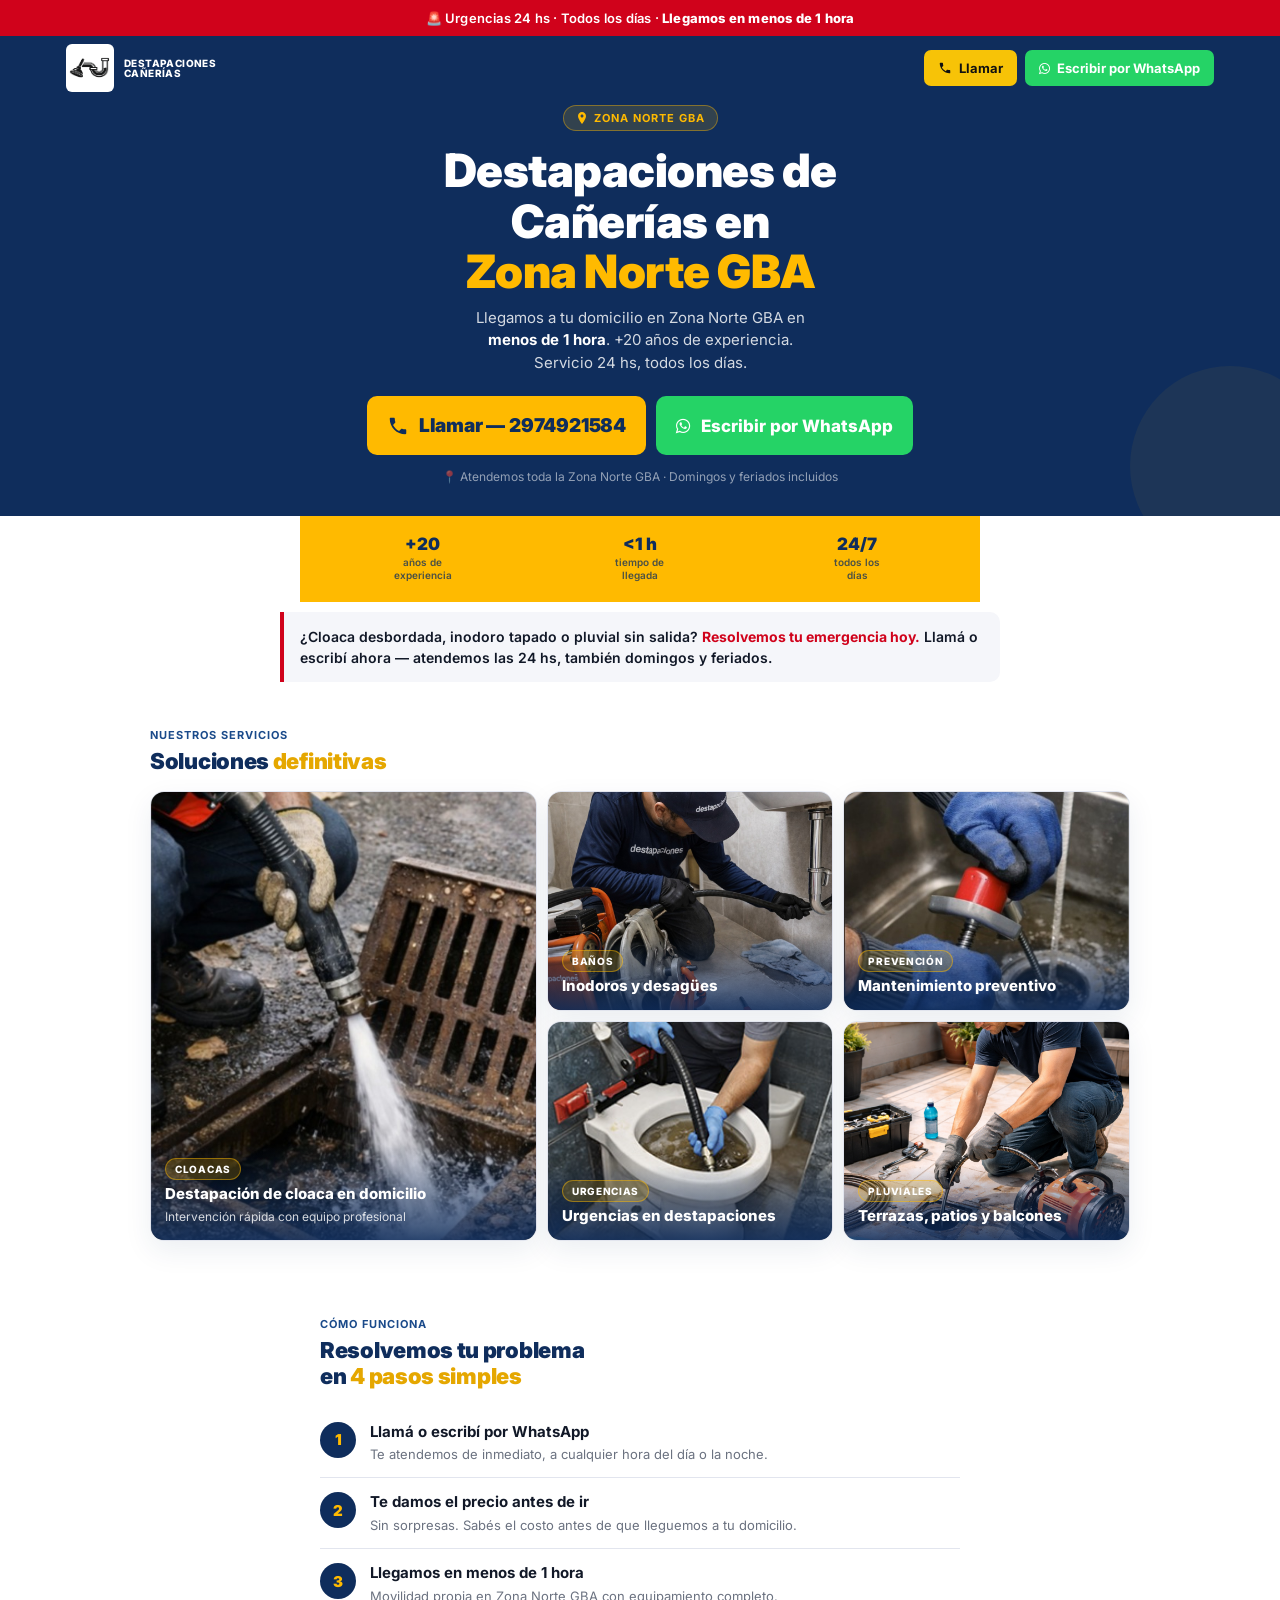
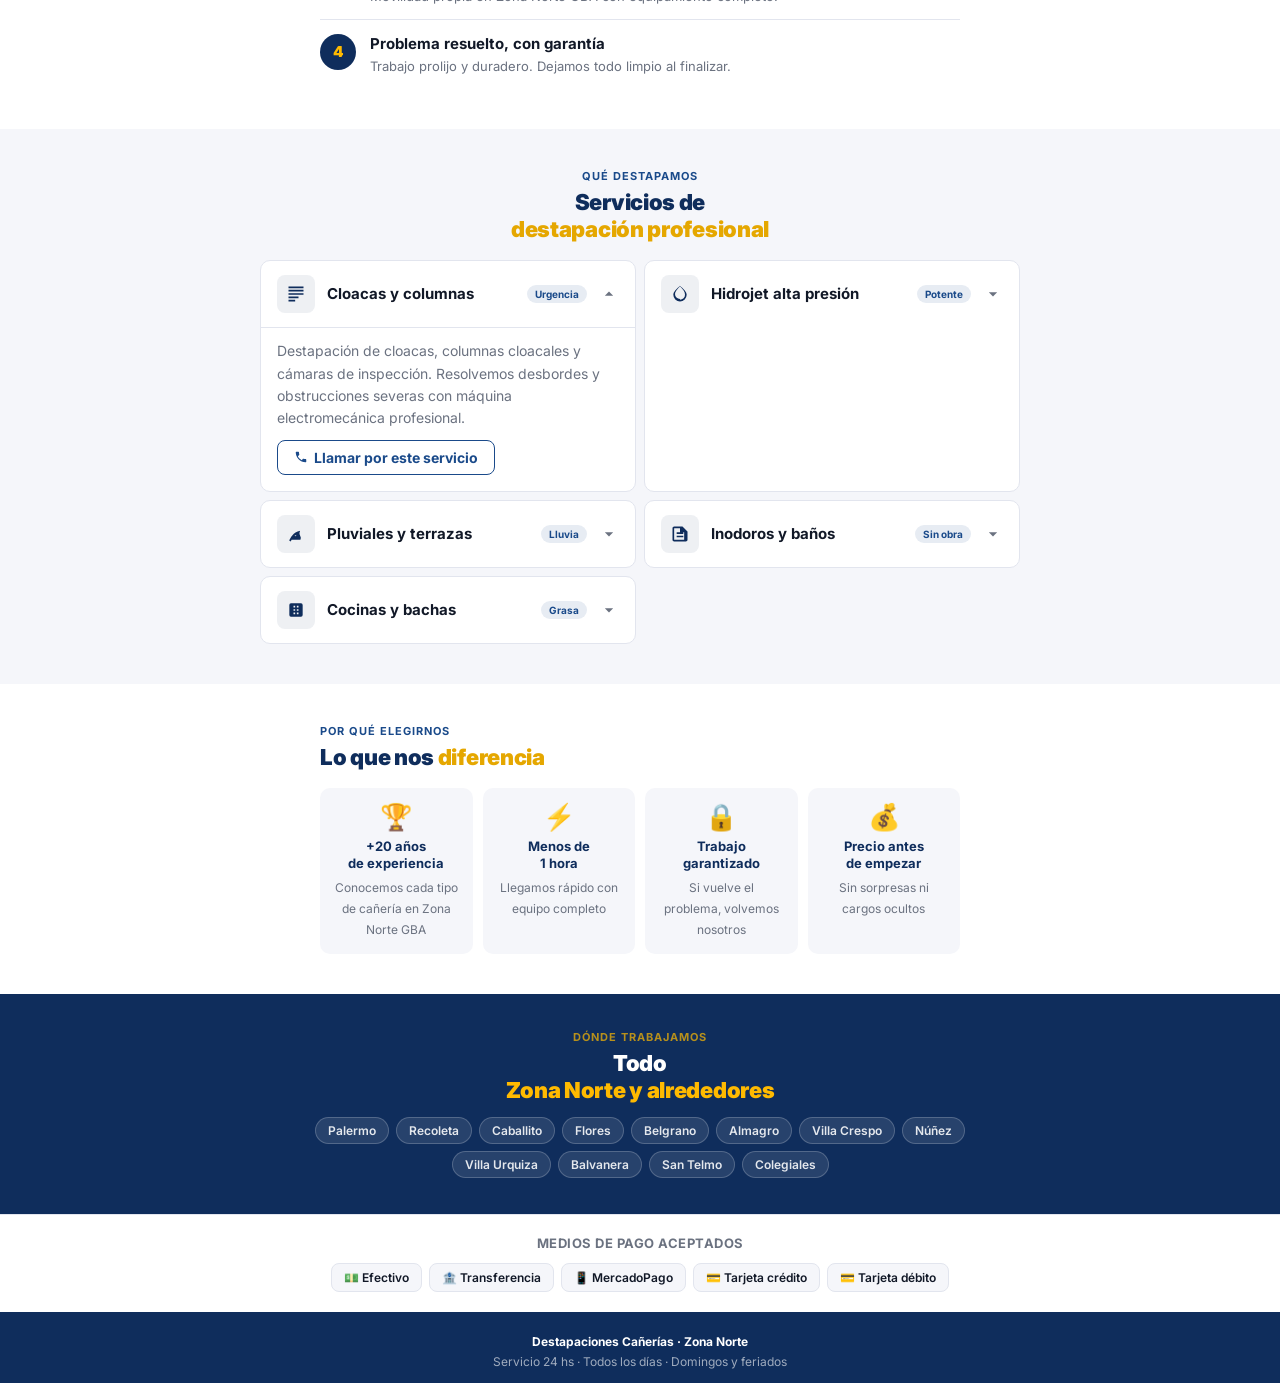
<file: index.html>
<!DOCTYPE html>
<html lang="es">
<head>

  <!-- Google Tag Manager -->
<script>(function(w,d,s,l,i){w[l]=w[l]||[];w[l].push({'gtm.start':
new Date().getTime(),event:'gtm.js'});var f=d.getElementsByTagName(s)[0],
j=d.createElement(s),dl=l!='dataLayer'?'&l='+l:'';j.async=true;j.src=
'https://www.googletagmanager.com/gtm.js?id='+i+dl;f.parentNode.insertBefore(j,f);
})(window,document,'script','dataLayer','GTM-MP8WF4T');</script>
<!-- End Google Tag Manager -->


<meta charset="UTF-8">
<meta name="viewport" content="width=device-width, initial-scale=1.0">

<title>Destapaciones Cañerías Zona Norte GBA | 24 hs | Llegamos en 1 hora</title>

<link rel="icon" type="image/png" href="img/logo2.png">
<link rel="shortcut icon" href="img/logo2.png" type="image/png">
<link rel="apple-touch-icon" href="img/logo2.png">


<meta name="description" content="Destapaciones de cañerías en Zona Norte GBA. 24 hs todos los días. Llegamos en menos de 1 hora. Cloacas, pluviales, inodoros, cocinas. Llamá ahora.">
<link rel="preconnect" href="https://fonts.googleapis.com">
<link href="https://fonts.googleapis.com/css2?family=Inter:wght@400;500;600;700;800;900&display=swap" rel="stylesheet">
  <link rel="stylesheet" href="style.css">

  <link rel="stylesheet" href="https://cdnjs.cloudflare.com/ajax/libs/font-awesome/4.7.0/css/font-awesome.min.css">
<style>
/* =============================================
   RESET + BASE — mobile first, 390px canvas
   ============================================= */
*, *::before, *::after { box-sizing: border-box; margin: 0; padding: 0; }

:root {
  --azul:        #0F2D5C;
  --azul-med:    #1A4A8A;
  --amarillo:    #FFBA00;
  --amarillo-dk: #E5A700;
  --verde-wa:    #25D366;
  --rojo:        #D0021B;
  --gris-bg:     #F5F6FA;
  --gris-borde:  #E2E5EE;
  --texto:       #111827;
  --texto-sec:   #6B7280;
  --blanco:      #FFFFFF;
  --radio:       10px;
}

html { scroll-behavior: smooth; }

body {
  font-family: 'Inter', sans-serif;
  font-size: 16px;
  color: var(--texto);
  background: var(--blanco);
  /* espacio para barra flotante */
  padding-bottom: 80px;
}

a { text-decoration: none; }
img { display: block; width: 100%; }

/* =============================================
   BARRA TOP URGENCIA
   ============================================= */
.top-bar {
  background: var(--rojo);
  color: #fff;
  text-align: center;
  padding: 9px 16px;
  font-size: 13px;
  font-weight: 600;
  letter-spacing: 0.2px;
  line-height: 1.4;
}
.top-bar strong { font-weight: 800; }

/* =============================================
   HEADER — logo + tel compacto
   ============================================= */
.header {
  background: var(--azul);
  padding: 12px 16px;
  display: flex;
  align-items: center;
  justify-content: space-between;
  gap: 10px;
  position: sticky;
  top: 0;
  z-index: 100;
}
.logo {
  display: flex;
  align-items: center;
  gap: 9px;
  flex-shrink: 0;
}
.logo-badge {
  width: 38px; height: 38px;
  background: var(--amarillo);
  border-radius: 8px;
  display: flex; align-items: center; justify-content: center;
  flex-shrink: 0;
}
.logo-badge svg { width: 22px; height: 22px; }
.logo-nombre {
  font-size: 13px;
  font-weight: 800;
  color: #fff;
  line-height: 1.2;
  text-transform: uppercase;
  letter-spacing: 0.3px;
}
.logo-sub {
  font-size: 10px;
  color: rgba(255,255,255,0.6);
  font-weight: 500;
  margin-top: 1px;
}
.header-tel {
  display: flex;
  gap: 8px;
  flex-shrink: 0;
}
.hbtn {
  display: flex; align-items: center; gap: 6px;
  padding: 9px 14px;
  border-radius: 8px;
  font-size: 13px;
  font-weight: 700;
  cursor: pointer;
  border: none;
  white-space: nowrap;
}
.hbtn svg { width: 14px; height: 14px; flex-shrink: 0; }
.hbtn-tel  { background: var(--amarillo); color: var(--azul); }
.hbtn-wa   { background: var(--verde-wa); color: #fff; }

/* =============================================
   HERO — above the fold en 390px
   ============================================= */
.hero {
  background: var(--azul);
  padding: 28px 16px 32px;
  text-align: center;
  position: relative;
  overflow: hidden;
}
/* decoración sutil */
.hero::after {
  content: '';
  position: absolute;
  bottom: -50px; right: -50px;
  width: 200px; height: 200px;
  border-radius: 50%;
  background: rgba(255,186,0,0.06);
  pointer-events: none;
}

.hero-zona {
  display: inline-flex;
  align-items: center;
  gap: 6px;
  background: rgba(255,186,0,0.15);
  border: 1px solid rgba(255,186,0,0.4);
  color: var(--amarillo);
  font-size: 11px;
  font-weight: 700;
  letter-spacing: 1px;
  text-transform: uppercase;
  padding: 5px 12px;
  border-radius: 20px;
  margin-bottom: 14px;
}
.hero-zona svg { width: 12px; height: 12px; fill: var(--amarillo); }

.hero h1 {
  font-size: 30px;
  font-weight: 900;
  color: #fff;
  line-height: 1.1;
  letter-spacing: -0.5px;
  margin-bottom: 10px;
}
.hero h1 em { color: var(--amarillo); font-style: normal; }

.hero-sub {
  font-size: 15px;
  color: rgba(255,255,255,0.82);
  line-height: 1.5;
  margin-bottom: 22px;
  max-width: 340px;
  margin-left: auto;
  margin-right: auto;
}

/* CTAs — el llamar tiene que ser el más grande de la página */
.hero-ctas {
  display: flex;
  flex-direction: column;
  gap: 10px;
  max-width: 360px;
  margin: 0 auto;
}
.cta-llamar {
  display: flex; align-items: center; justify-content: center; gap: 10px;
  background: var(--amarillo);
  color: var(--azul);
  font-size: 19px;
  font-weight: 900;
  padding: 18px 20px;
  border-radius: var(--radio);
  border: none; cursor: pointer;
  animation: pulso 2.2s ease-in-out infinite;
  letter-spacing: -0.2px;
}
@keyframes pulso {
  0%,100% { box-shadow: 0 0 0 0 rgba(255,186,0,.45); }
  55%      { box-shadow: 0 0 0 12px rgba(255,186,0,0); }
}
.cta-llamar svg { width: 22px; height: 22px; flex-shrink: 0; }

.cta-wa {
  display: flex; align-items: center; justify-content: center; gap: 10px;
  background: var(--verde-wa);
  color: #fff;
  font-size: 17px;
  font-weight: 800;
  padding: 15px 20px;
  border-radius: var(--radio);
}
.cta-wa svg { width: 20px; height: 20px; flex-shrink: 0; }

.hero-nota {
  margin-top: 14px;
  font-size: 12px;
  color: rgba(255,255,255,0.55);
  position: relative; z-index: 1;
}

/* =============================================
   TRUST — 3 items horizontales, sin scroll
   ============================================= */
.trust {
  background: var(--amarillo);
  padding: 14px 16px;
  display: grid;
  grid-template-columns: repeat(3, 1fr);
  gap: 4px;
}
.trust-item {
  display: flex;
  flex-direction: column;
  align-items: center;
  text-align: center;
  gap: 3px;
  padding: 6px 4px;
}
.trust-num {
  font-size: 17px;
  font-weight: 900;
  color: var(--azul);
  line-height: 1;
}
.trust-lbl {
  font-size: 10px;
  font-weight: 600;
  color: rgba(15,45,92,0.75);
  line-height: 1.3;
  text-align: center;
}

/* =============================================
   URGENCIA BANNER — refuerzo emocional
   ============================================= */
.urgencia-banner {
  background: var(--gris-bg);
  border-left: 4px solid var(--rojo);
  margin: 20px 16px;
  border-radius: 0 var(--radio) var(--radio) 0;
  padding: 14px 16px;
}
.urgencia-banner p {
  font-size: 14px;
  font-weight: 600;
  color: var(--texto);
  line-height: 1.5;
}
.urgencia-banner p strong { color: var(--rojo); }

/* =============================================
   PASOS — 4 pasos compactos
   ============================================= */
.pasos {
  padding: 24px 16px;
}
.seccion-label {
  font-size: 11px;
  font-weight: 700;
  color: var(--azul-med);
  text-transform: uppercase;
  letter-spacing: 1px;
  margin-bottom: 6px;
}
.seccion-h2 {
  font-size: 22px;
  font-weight: 900;
  color: var(--azul);
  line-height: 1.2;
  margin-bottom: 18px;
  letter-spacing: -0.3px;
}
.seccion-h2 em { color: var(--amarillo-dk); font-style: normal; }

.pasos-lista {
  display: flex;
  flex-direction: column;
  gap: 0;
}
.paso {
  display: flex;
  align-items: flex-start;
  gap: 14px;
  padding: 14px 0;
  border-bottom: 1px solid var(--gris-borde);
}
.paso:last-child { border-bottom: none; }
.paso-n {
  width: 36px; height: 36px;
  background: var(--azul);
  border-radius: 50%;
  display: flex; align-items: center; justify-content: center;
  font-size: 15px;
  font-weight: 900;
  color: var(--amarillo);
  flex-shrink: 0;
}
.paso-txt strong {
  display: block;
  font-size: 15px;
  font-weight: 700;
  color: var(--texto);
  line-height: 1.3;
  margin-bottom: 2px;
}
.paso-txt span {
  font-size: 13px;
  color: var(--texto-sec);
  line-height: 1.4;
}

/* =============================================
   SERVICIOS — acordeón mobile
   ============================================= */
.servicios {
  background: var(--gris-bg);
  padding: 24px 16px;
}
.servicios-lista {
  display: flex;
  flex-direction: column;
  gap: 8px;
  margin-top: 16px;
}
.servicio {
  background: var(--blanco);
  border: 1px solid var(--gris-borde);
  border-radius: var(--radio);
  overflow: hidden;
}
.servicio-header {
  display: flex;
  align-items: center;
  gap: 12px;
  padding: 14px 16px;
  cursor: pointer;
  user-select: none;
  -webkit-tap-highlight-color: transparent;
}
.serv-ico {
  width: 38px; height: 38px;
  background: rgba(15,45,92,0.07);
  border-radius: 8px;
  display: flex; align-items: center; justify-content: center;
  flex-shrink: 0;
}
.serv-ico svg { width: 20px; height: 20px; fill: var(--azul); }
.serv-nombre {
  flex: 1;
  font-size: 15px;
  font-weight: 700;
  color: var(--texto);
  line-height: 1.3;
}
.serv-badge {
  font-size: 10px;
  font-weight: 700;
  color: var(--azul-med);
  background: rgba(26,74,138,0.1);
  padding: 3px 8px;
  border-radius: 10px;
  white-space: nowrap;
}
.serv-chevron {
  width: 20px; height: 20px;
  fill: var(--texto-sec);
  transition: transform 0.25s;
  flex-shrink: 0;
}
.servicio.open .serv-chevron { transform: rotate(180deg); }
.serv-body {
  display: none;
  padding: 0 16px 16px;
  border-top: 1px solid var(--gris-borde);
  padding-top: 12px;
}
.servicio.open .serv-body { display: block; }
.serv-body p {
  font-size: 14px;
  color: var(--texto-sec);
  line-height: 1.6;
}
.serv-cta-link {
  display: inline-flex;
  align-items: center;
  gap: 6px;
  margin-top: 10px;
  font-size: 14px;
  font-weight: 700;
  color: var(--azul-med);
  border: 1.5px solid var(--azul-med);
  padding: 8px 16px;
  border-radius: 8px;
}
.serv-cta-link svg { width: 14px; height: 14px; fill: var(--azul-med); }

/* =============================================
   GARANTIAS — iconos grandes
   ============================================= */
.garantias {
  padding: 24px 16px;
}
.garantias-grid {
  display: grid;
  grid-template-columns: 1fr 1fr;
  gap: 10px;
  margin-top: 16px;
}
.garantia-card {
  background: var(--gris-bg);
  border-radius: var(--radio);
  padding: 16px 14px;
  text-align: center;
}
.garantia-ico {
  font-size: 26px;
  margin-bottom: 8px;
  line-height: 1;
}
.garantia-card strong {
  display: block;
  font-size: 13px;
  font-weight: 700;
  color: var(--azul);
  line-height: 1.3;
  margin-bottom: 4px;
}
.garantia-card span {
  font-size: 12px;
  color: var(--texto-sec);
  line-height: 1.4;
}

/* =============================================
   COBERTURA — chips zona
   ============================================= */
.cobertura {
  background: var(--azul);
  padding: 24px 16px;
}
.cobertura .seccion-label { color: rgba(255,186,0,0.7); }
.cobertura .seccion-h2 { color: #fff; margin-bottom: 14px; }
.cobertura .seccion-h2 em { color: var(--amarillo); }
.chips {
  display: flex;
  flex-wrap: wrap;
  gap: 7px;
}
.chip {
  background: rgba(255,255,255,0.1);
  border: 1px solid rgba(255,255,255,0.2);
  color: rgba(255,255,255,0.88);
  font-size: 12px;
  font-weight: 600;
  padding: 5px 12px;
  border-radius: 20px;
}

/* =============================================
   FORMULARIO — minimalista, 3 campos
   ============================================= */
.form-section {
  padding: 24px 16px;
  background: var(--gris-bg);
}
.form-card {
  background: var(--blanco);
  border: 1px solid var(--gris-borde);
  border-radius: 14px;
  padding: 22px 18px;
}
.form-card .seccion-h2 { font-size: 20px; margin-bottom: 4px; }
.form-desc {
  font-size: 13px;
  color: var(--texto-sec);
  margin-bottom: 18px;
  line-height: 1.5;
}
.fgrupo { margin-bottom: 12px; }
.fgrupo label {
  display: block;
  font-size: 12px;
  font-weight: 700;
  color: var(--azul);
  text-transform: uppercase;
  letter-spacing: 0.5px;
  margin-bottom: 5px;
}
.fgrupo input,
.fgrupo select {
  width: 100%;
  padding: 13px 14px;
  border: 1.5px solid var(--gris-borde);
  border-radius: 8px;
  font-size: 16px; /* 16px evita zoom en iOS */
  font-family: 'Inter', sans-serif;
  color: var(--texto);
  background: var(--blanco);
  outline: none;
  -webkit-appearance: none;
  appearance: none;
  transition: border-color 0.2s;
}
.fgrupo input:focus,
.fgrupo select:focus { border-color: var(--azul); }

.btn-form {
  width: 100%;
  background: var(--azul);
  color: #fff;
  font-size: 16px;
  font-weight: 800;
  padding: 16px;
  border-radius: 8px;
  border: none;
  cursor: pointer;
  font-family: 'Inter', sans-serif;
  display: flex; align-items: center; justify-content: center; gap: 8px;
  margin-top: 4px;
  transition: background 0.15s;
}
.btn-form:active { background: var(--azul-med); }
.btn-form svg { width: 18px; height: 18px; }
.form-note {
  font-size: 11px;
  color: var(--texto-sec);
  text-align: center;
  margin-top: 10px;
  line-height: 1.5;
}

/* =============================================
   PAGOS
   ============================================= */
.pagos {
  padding: 20px 16px;
  text-align: center;
  border-top: 1px solid var(--gris-borde);
}
.pagos-titulo {
  font-size: 13px;
  font-weight: 700;
  color: var(--texto-sec);
  margin-bottom: 12px;
  text-transform: uppercase;
  letter-spacing: 0.5px;
}
.pagos-chips {
  display: flex;
  flex-wrap: wrap;
  justify-content: center;
  gap: 7px;
}
.pago-chip {
  background: var(--gris-bg);
  border: 1px solid var(--gris-borde);
  color: var(--texto);
  font-size: 12px;
  font-weight: 600;
  padding: 6px 12px;
  border-radius: 8px;
}

/* =============================================
   FOOTER
   ============================================= */
footer {
  background: var(--azul);
  color: rgba(255,255,255,0.6);
  text-align: center;
  padding: 20px 16px 10px;
  font-size: 12px;
  line-height: 1.7;
}
footer strong { color: #fff; }

/* =============================================
   CTA FIJO INFERIOR — la estrella del mobile
   ============================================= */
.cta-fijo {
  position: fixed;
  bottom: 0; left: 0; right: 0;
  z-index: 200;
  display: grid;
  grid-template-columns: 1fr 1fr;
  background: var(--blanco);
  border-top: 1.5px solid var(--gris-borde);
  padding: 10px 12px 14px;
  gap: 8px;
  /* safe area para iPhone X+ */
  padding-bottom: max(14px, env(safe-area-inset-bottom));
}
.fijo-btn {
  display: flex; align-items: center; justify-content: center; gap: 8px;
  padding: 14px 10px;
  border-radius: 10px;
  font-size: 15px;
  font-weight: 800;
  border: none;
  cursor: pointer;
  font-family: 'Inter', sans-serif;
  -webkit-tap-highlight-color: transparent;
  transition: opacity 0.15s;
}
.fijo-btn:active { opacity: 0.85; transform: scale(0.98); }
.fijo-btn svg { width: 18px; height: 18px; flex-shrink: 0; }
.fijo-tel { background: var(--amarillo); color: var(--azul); }
.fijo-wa  { background: var(--verde-wa); color: #fff; }

/* =============================================
   DESKTOP UPGRADE — de 680px para arriba
   ============================================= */
@media (min-width: 680px) {
  body { padding-bottom: 0; }

  .hero { padding: 52px 40px; }
  .hero h1 { font-size: 46px; }
  .hero-ctas {
    flex-direction: row;
    justify-content: center;
    max-width: none;
  }
  .cta-llamar, .cta-wa { flex: 0 0 auto; }

  .trust { grid-template-columns: repeat(3, 1fr); max-width: 680px; margin: 0 auto; }

  
  .pasos { padding: 40px; max-width: 720px; margin: 0 auto; }
  .servicios { padding: 40px; }
  .servicios-lista {
    display: grid;
    grid-template-columns: 1fr 1fr;
    max-width: 760px;
    margin: 16px auto 0;
  }
  .garantias { padding: 40px; max-width: 720px; margin: 0 auto; }
  .garantias-grid { grid-template-columns: repeat(4, 1fr); }
  .cobertura { padding: 36px 40px; }
  .form-section { padding: 40px; }
  .form-card { max-width: 520px; margin: 0 auto; }

  .cta-fijo { display: none; }

  .header-tel { gap: 10px; }
  .hbtn { font-size: 14px; padding: 10px 18px; }
}
</style>
</head>
<body>

  <!-- Google Tag Manager (noscript) -->
<noscript><iframe src="https://www.googletagmanager.com/ns.html?id=GTM-MP8WF4T"
height="0" width="0" style="display:none;visibility:hidden"></iframe></noscript>
<!-- End Google Tag Manager (noscript) -->

<!-- TOP BAR -->
<div class="top-bar">
  🚨 Urgencias 24 hs · Todos los días · <strong>Llegamos en menos de 1 hora</strong>
</div>

<!-- HEADER STICKY -->
<!-- HEADER STICKY -->
<header class="header">
  <div class="header-inner">
   <div class="logo">
  <div class="logo-badge">
    <img src="img/logo3.png" alt="Logo Destapaciones Cañerías" class="logo-img">
  </div>

  <div>
    <div class="logo-nombre">Destapaciones<br>Cañerías</div>
  </div>
</div>

    <div class="header-tel">
      <a href="tel:2974921584" class="hbtn hbtn-tel">
        <svg viewBox="0 0 24 24" fill="currentColor">
          <path d="M6.6 10.8c1.4 2.8 3.8 5.1 6.6 6.6l2.2-2.2c.27-.27.67-.36 1.02-.24 1.12.37 2.33.57 3.58.57.55 0 1 .45 1 1V20c0 .55-.45 1-1 1-9.39 0-17-7.61-17-17 0-.55.45-1 1-1h3.5c.55 0 1 .45 1 1 0 1.26.2 2.47.57 3.6.11.33.03.7-.25.98L6.6 10.8z"/>
        </svg>
        Llamar
      </a>

      <a href="https://wa.me/541162532056" class="hbtn hbtn-wa" target="_blank" rel="noopener">
       <i class="fa fa-whatsapp whatsapp-icon" aria-hidden="true"></i>
        <span>Escribir por WhatsApp</span>
      </a>
    </div>
  </div>
</header>


<!-- HERO -->
<section class="hero">
  <div class="hero-zona">
    <svg viewBox="0 0 12 12"><path d="M6 0C3.79 0 2 1.79 2 4c0 3 4 8 4 8s4-5 4-8c0-2.21-1.79-4-4-4zm0 5.5C5.17 5.5 4.5 4.83 4.5 4S5.17 2.5 6 2.5 7.5 3.17 7.5 4 6.83 5.5 6 5.5z"/></svg>
    Zona Norte GBA
  </div>

  <h1>Destapaciones de<br>Cañerías en<br><em>Zona Norte GBA</em></h1>

  <p class="hero-sub">Llegamos a tu domicilio en Zona Norte GBA en <strong style="color:#fff;">menos de 1 hora</strong>. +20 años de experiencia. Servicio 24 hs, todos los días.</p>

  <div class="hero-ctas">
    <a href="tel:2974921584" class="cta-llamar">
      <svg viewBox="0 0 24 24" fill="currentColor"><path d="M6.6 10.8c1.4 2.8 3.8 5.1 6.6 6.6l2.2-2.2c.27-.27.67-.36 1.02-.24 1.12.37 2.33.57 3.58.57.55 0 1 .45 1 1V20c0 .55-.45 1-1 1-9.39 0-17-7.61-17-17 0-.55.45-1 1-1h3.5c.55 0 1 .45 1 1 0 1.26.2 2.47.57 3.6.11.33.03.7-.25.98L6.6 10.8z"/></svg>
      Llamar — 2974921584
    </a>
    <a href="https://wa.me/541162532056" class="cta-wa" target="_blank" rel="noopener">
       <i class="fa fa-whatsapp whatsapp-icon" aria-hidden="true"></i>
        <span>Escribir por WhatsApp</span> </a>
  </div>

  <p class="hero-nota">📍 Atendemos toda la Zona Norte GBA · Domingos y feriados incluidos</p>
</section>

<!-- TRUST BAR -->
<div class="trust">
  <div class="trust-item">
    <span class="trust-num">+20</span>
    <span class="trust-lbl">años de<br>experiencia</span>
  </div>
  <div class="trust-item">
    <span class="trust-num">&lt;1 h</span>
    <span class="trust-lbl">tiempo de<br>llegada</span>
  </div>
  <div class="trust-item">
    <span class="trust-num">24/7</span>
    <span class="trust-lbl">todos los<br>días</span>
  </div>
</div>

<!-- URGENCIA REFUERZO -->
<div class="urgencia-banner">
  <p>¿Cloaca desbordada, inodoro tapado o pluvial sin salida? <strong>Resolvemos tu emergencia hoy.</strong> Llamá o escribí ahora — atendemos las 24 hs, también domingos y feriados.</p>
</div>



<!-- TRABAJOS REALES -->
<section class="trabajos-preview">
  <div class="trabajos-preview-inner">
    <div class="seccion-label">Nuestros servicios</div>
    <h2 class="seccion-h2">Soluciones <em>definitivas</em></h2>

    <div class="trabajos-grid">
      <article class="trabajo-card trabajo-card--grande">
        <img src="img/cloacas.jpeg" alt="Destapación de cloaca en domicilio" loading="lazy">
        <div class="trabajo-info">
          <span class="trabajo-tag">Cloacas</span>
          <strong>Destapación de cloaca en domicilio</strong>
          <span>Intervención rápida con equipo profesional</span>
        </div>
      </article>

      <article class="trabajo-card">
        <img src="img/banio2.jpeg" alt="Trabajo de destapación en baño" loading="lazy">
        <div class="trabajo-info">
          <span class="trabajo-tag">Baños</span>
          <strong>Inodoros y desagües</strong>
        </div>
      </article>
       <article class="trabajo-card">
        <img src="img/cocina.jpeg" alt="Trabajo de destapación en baño" loading="lazy">
        <div class="trabajo-info">
          <span class="trabajo-tag">Prevención</span>
          <strong>Mantenimiento preventivo</strong>
        </div>
      </article> <article class="trabajo-card">
        <img src="img/banio.jpg" alt="Trabajo de destapación en baño" loading="lazy">
        <div class="trabajo-info">
          <span class="trabajo-tag">Urgencias</span>
          <strong>Urgencias en destapaciones</strong>
        </div>
      </article>

      <article class="trabajo-card">
        <img src="img/terraza.png" alt="Destapación de pluvial y terraza" loading="lazy">
        <div class="trabajo-info">
          <span class="trabajo-tag">Pluviales</span>
          <strong>Terrazas, patios y balcones</strong>
        </div>
      </article>
    </div>
  </div>
</section>




<!-- PASOS -->
<section class="pasos">
  <div class="seccion-label">Cómo funciona</div>
  <h2 class="seccion-h2">Resolvemos tu problema<br>en <em>4 pasos simples</em></h2>
  <div class="pasos-lista">
    <div class="paso">
      <div class="paso-n">1</div>
      <div class="paso-txt">
        <strong>Llamá o escribí por WhatsApp</strong>
        <span>Te atendemos de inmediato, a cualquier hora del día o la noche.</span>
      </div>
    </div>
    <div class="paso">
      <div class="paso-n">2</div>
      <div class="paso-txt">
        <strong>Te damos el precio antes de ir</strong>
        <span>Sin sorpresas. Sabés el costo antes de que lleguemos a tu domicilio.</span>
      </div>
    </div>
    <div class="paso">
      <div class="paso-n">3</div>
      <div class="paso-txt">
        <strong>Llegamos en menos de 1 hora</strong>
        <span>Movilidad propia en Zona Norte GBA con equipamiento completo.</span>
      </div>
    </div>
    <div class="paso">
      <div class="paso-n">4</div>
      <div class="paso-txt">
        <strong>Problema resuelto, con garantía</strong>
        <span>Trabajo prolijo y duradero. Dejamos todo limpio al finalizar.</span>
      </div>
    </div>
  </div>
</section>

<!-- SERVICIOS ACORDEÓN -->
<section class="servicios">
    <div class="seccion-label1">
  <div class="seccion-label">Qué destapamos</div>
  <h2 class="seccion-h2">Servicios de<br><em>destapación profesional</em></h2>
  </div>
  <div class="servicios-lista" id="serviciosList">

    <div class="servicio open">
      <div class="servicio-header" onclick="toggleServicio(this)">
        <div class="serv-ico">
          <svg viewBox="0 0 24 24"><path d="M3 3h18v2H3zm0 4h18v2H3zm0 4h18v2H3zm0 4h12v2H3zm0 4h8v2H3z"/></svg>
        </div>
        <span class="serv-nombre">Cloacas y columnas</span>
        <span class="serv-badge">Urgencia</span>
        <svg class="serv-chevron" viewBox="0 0 24 24"><path d="M7 10l5 5 5-5z"/></svg>
      </div>
      <div class="serv-body">
        <p>Destapación de cloacas, columnas cloacales y cámaras de inspección. Resolvemos desbordes y obstrucciones severas con máquina electromecánica profesional.</p>
        <a href="tel:1162532056" class="serv-cta-link">
          <svg viewBox="0 0 24 24"><path d="M6.6 10.8c1.4 2.8 3.8 5.1 6.6 6.6l2.2-2.2c.27-.27.67-.36 1.02-.24 1.12.37 2.33.57 3.58.57.55 0 1 .45 1 1V20c0 .55-.45 1-1 1-9.39 0-17-7.61-17-17 0-.55.45-1 1-1h3.5c.55 0 1 .45 1 1 0 1.26.2 2.47.57 3.6.11.33.03.7-.25.98L6.6 10.8z"/></svg>
          Llamar por este servicio
        </a>
      </div>
    </div>

    <div class="servicio">
      <div class="servicio-header" onclick="toggleServicio(this)">
        <div class="serv-ico">
          <svg viewBox="0 0 24 24"><path d="M12 2C8 6 4 9 4 13a8 8 0 0016 0c0-4-4-7-8-11zm0 16a6 6 0 01-6-6c0-2.8 2.4-5.4 6-9.3C15.6 6.6 18 9.2 18 13a6 6 0 01-6 6z"/></svg>
        </div>
        <span class="serv-nombre">Hidrojet alta presión</span>
        <span class="serv-badge">Potente</span>
        <svg class="serv-chevron" viewBox="0 0 24 24"><path d="M7 10l5 5 5-5z"/></svg>
      </div>
      <div class="serv-body">
        <p>Limpieza profunda con agua a alta presión. Elimina grasa acumulada, raíces, sedimentos y obstrucciones que la máquina convencional no puede resolver.</p>
        <a href="tel:1162532056" class="serv-cta-link">
          <svg viewBox="0 0 24 24"><path d="M6.6 10.8c1.4 2.8 3.8 5.1 6.6 6.6l2.2-2.2c.27-.27.67-.36 1.02-.24 1.12.37 2.33.57 3.58.57.55 0 1 .45 1 1V20c0 .55-.45 1-1 1-9.39 0-17-7.61-17-17 0-.55.45-1 1-1h3.5c.55 0 1 .45 1 1 0 1.26.2 2.47.57 3.6.11.33.03.7-.25.98L6.6 10.8z"/></svg>
          Llamar por este servicio
        </a>
      </div>
    </div>

    <div class="servicio">
      <div class="servicio-header" onclick="toggleServicio(this)">
        <div class="serv-ico">
          <svg viewBox="0 0 24 24"><path d="M17 8C8 10 5.9 16.17 3.82 19.82L5.71 21l1-2h10.58c.35-.81.54-1.81.41-3C17.28 13.65 15 12 17 8zM11.67 13.6C12.93 12.1 15 11 17 8c0 0-5 2-5 7 0 0-1.5-1.7-2.33-1.4z"/></svg>
        </div>
        <span class="serv-nombre">Pluviales y terrazas</span>
        <span class="serv-badge">Lluvia</span>
        <svg class="serv-chevron" viewBox="0 0 24 24"><path d="M7 10l5 5 5-5z"/></svg>
      </div>
      <div class="serv-body">
        <p>Destapación de cañerías pluviales en terrazas, balcones, patios y galpones. Prevenimos inundaciones antes de que lleguen las lluvias.</p>
        <a href="tel:1162532056" class="serv-cta-link">
          <svg viewBox="0 0 24 24"><path d="M6.6 10.8c1.4 2.8 3.8 5.1 6.6 6.6l2.2-2.2c.27-.27.67-.36 1.02-.24 1.12.37 2.33.57 3.58.57.55 0 1 .45 1 1V20c0 .55-.45 1-1 1-9.39 0-17-7.61-17-17 0-.55.45-1 1-1h3.5c.55 0 1 .45 1 1 0 1.26.2 2.47.57 3.6.11.33.03.7-.25.98L6.6 10.8z"/></svg>
          Llamar por este servicio
        </a>
      </div>
    </div>

    <div class="servicio">
      <div class="servicio-header" onclick="toggleServicio(this)">
        <div class="serv-ico">
          <svg viewBox="0 0 24 24"><path d="M9 3H5C3.9 3 3 3.9 3 5v14c0 1.1.9 2 2 2h14c1.1 0 2-.9 2-2V9l-6-6H9zm5 16H5V5h7v5h5v9zM8 14h8v2H8zm0-4h8v2H8z"/></svg>
        </div>
        <span class="serv-nombre">Inodoros y baños</span>
        <span class="serv-badge">Sin obra</span>
        <svg class="serv-chevron" viewBox="0 0 24 24"><path d="M7 10l5 5 5-5z"/></svg>
      </div>
      <div class="serv-body">
        <p>Destapación de inodoros, bidés, duchas y bañeras. Solución rápida y sin romper pisos ni paredes. Ideal para departamentos y casas.</p>
        <a href="tel:1162532056" class="serv-cta-link">
          <svg viewBox="0 0 24 24"><path d="M6.6 10.8c1.4 2.8 3.8 5.1 6.6 6.6l2.2-2.2c.27-.27.67-.36 1.02-.24 1.12.37 2.33.57 3.58.57.55 0 1 .45 1 1V20c0 .55-.45 1-1 1-9.39 0-17-7.61-17-17 0-.55.45-1 1-1h3.5c.55 0 1 .45 1 1 0 1.26.2 2.47.57 3.6.11.33.03.7-.25.98L6.6 10.8z"/></svg>
          Llamar por este servicio
        </a>
      </div>
    </div>

    <div class="servicio">
      <div class="servicio-header" onclick="toggleServicio(this)">
        <div class="serv-ico">
          <svg viewBox="0 0 24 24"><path d="M18 4H6a2 2 0 00-2 2v12a2 2 0 002 2h12a2 2 0 002-2V6a2 2 0 00-2-2zm-7 13H9v-2h2v2zm0-4H9v-2h2v2zm0-4H9V7h2v2zm4 8h-2v-2h2v2zm0-4h-2v-2h2v2zm0-4h-2V7h2v2z"/></svg>
        </div>
        <span class="serv-nombre">Cocinas y bachas</span>
        <span class="serv-badge">Grasa</span>
        <svg class="serv-chevron" viewBox="0 0 24 24"><path d="M7 10l5 5 5-5z"/></svg>
      </div>
      <div class="serv-body">
        <p>Eliminamos obstrucciones de grasa, restos orgánicos y depósitos en cañerías de cocinas, bachas y lavaderos residenciales y gastronómicos.</p>
        <a href="tel:1162532056" class="serv-cta-link">
          <svg viewBox="0 0 24 24"><path d="M6.6 10.8c1.4 2.8 3.8 5.1 6.6 6.6l2.2-2.2c.27-.27.67-.36 1.02-.24 1.12.37 2.33.57 3.58.57.55 0 1 .45 1 1V20c0 .55-.45 1-1 1-9.39 0-17-7.61-17-17 0-.55.45-1 1-1h3.5c.55 0 1 .45 1 1 0 1.26.2 2.47.57 3.6.11.33.03.7-.25.98L6.6 10.8z"/></svg>
          Llamar por este servicio
        </a>
      </div>
    </div>

  </div>
</section>

<!-- GARANTÍAS -->
<section class="garantias">
  <div class="seccion-label">Por qué elegirnos</div>
  <h2 class="seccion-h2">Lo que nos <em>diferencia</em></h2>
  <div class="garantias-grid">
    <div class="garantia-card">
      <div class="garantia-ico">🏆</div>
      <strong>+20 años<br>de experiencia</strong>
      <span>Conocemos cada tipo de cañería en Zona Norte GBA</span>
    </div>
    <div class="garantia-card">
      <div class="garantia-ico">⚡</div>
      <strong>Menos de<br>1 hora</strong>
      <span>Llegamos rápido con equipo completo</span>
    </div>
    <div class="garantia-card">
      <div class="garantia-ico">🔒</div>
      <strong>Trabajo<br>garantizado</strong>
      <span>Si vuelve el problema, volvemos nosotros</span>
    </div>
    <div class="garantia-card">
      <div class="garantia-ico">💰</div>
      <strong>Precio antes<br>de empezar</strong>
      <span>Sin sorpresas ni cargos ocultos</span>
    </div>
  </div>
</section>

<!-- COBERTURA -->
<section class="cobertura">
 <div class="seccion-label1">
  <div class="seccion-label">Dónde trabajamos</div>
  <h2 class="seccion-h2">Todo<br><em>Zona Norte y alrededores</em></h2>
  </div>
<div class="chips">
  <span class="chip">Palermo</span>
  <span class="chip">Recoleta</span>
  <span class="chip">Caballito</span>
  <span class="chip">Flores</span>
  <span class="chip">Belgrano</span>
  <span class="chip">Almagro</span>
  <span class="chip">Villa Crespo</span>
  <span class="chip">Núñez</span>
  <span class="chip">Villa Urquiza</span>
  <span class="chip">Balvanera</span>
  <span class="chip">San Telmo</span>
  <span class="chip">Colegiales</span>
</div>
</section>
 


<!-- PAGOS -->
<section class="pagos">
  <p class="pagos-titulo">Medios de pago aceptados</p>
  <div class="pagos-chips">
    <span class="pago-chip">💵 Efectivo</span>
    <span class="pago-chip">🏦 Transferencia</span>
    <span class="pago-chip">📱 MercadoPago</span>
    <span class="pago-chip">💳 Tarjeta crédito</span>
    <span class="pago-chip">💳 Tarjeta débito</span>
  </div>
</section>

<!-- FOOTER -->
<footer>
  <strong>Destapaciones Cañerías · Zona Norte</strong><br>
  Servicio 24 hs · Todos los días · Domingos y feriados<br>
  
</footer>

<!-- CTA FIJO INFERIOR — siempre visible en mobile -->
<div class="cta-fijo">
  <a href="tel:1162532056" class="fijo-btn fijo-tel">
    <svg viewBox="0 0 24 24" fill="currentColor"><path d="M6.6 10.8c1.4 2.8 3.8 5.1 6.6 6.6l2.2-2.2c.27-.27.67-.36 1.02-.24 1.12.37 2.33.57 3.58.57.55 0 1 .45 1 1V20c0 .55-.45 1-1 1-9.39 0-17-7.61-17-17 0-.55.45-1 1-1h3.5c.55 0 1 .45 1 1 0 1.26.2 2.47.57 3.6.11.33.03.7-.25.98L6.6 10.8z"/></svg>
    ☎ Llamar ahora
  </a>
  <a href="https://wa.me/541162532056" class="fijo-btn fijo-wa" target="_blank" rel="noopener">
    <svg viewBox="0 0 24 24" fill="currentColor"><path d="M17.5 14.4c-.3-.1-1.7-.85-2-.95-.3-.1-.5-.15-.7.15s-.8 1-.98 1.2c-.18.2-.37.22-.67.07-1.88-.94-3.12-2.5-3.44-2.93-.32-.5.3-.7.9-1.88.1-.2 0-.4-.07-.52-.08-.12-.7-1.78-1-2.37-.25-.6-.5-.5-.7-.5h-.58c-.2 0-.52.07-.8.37C8.42 7.45 7.5 8.3 7.5 10.04s1.04 3.47 1.18 3.7c.15.25 2.05 3.13 4.96 4.39.7.3 1.24.48 1.66.6.7.2 1.34.17 1.84.1.56-.07 1.73-.7 1.97-1.38.24-.68.24-1.26.17-1.38-.07-.12-.26-.2-.56-.34zM12.05 2C6.54 2 2.06 6.48 2.06 12c0 1.88.52 3.63 1.42 5.13L2 22l4.98-1.3A9.9 9.9 0 0012.05 22C17.56 22 22 17.52 22 12S17.56 2 12.05 2z"/></svg>
    WhatsApp
  </a>
</div>

<script>
function toggleServicio(header) {
  const card = header.parentElement;
  card.classList.toggle('open');
}
</script>
</body>
</html>
</file>
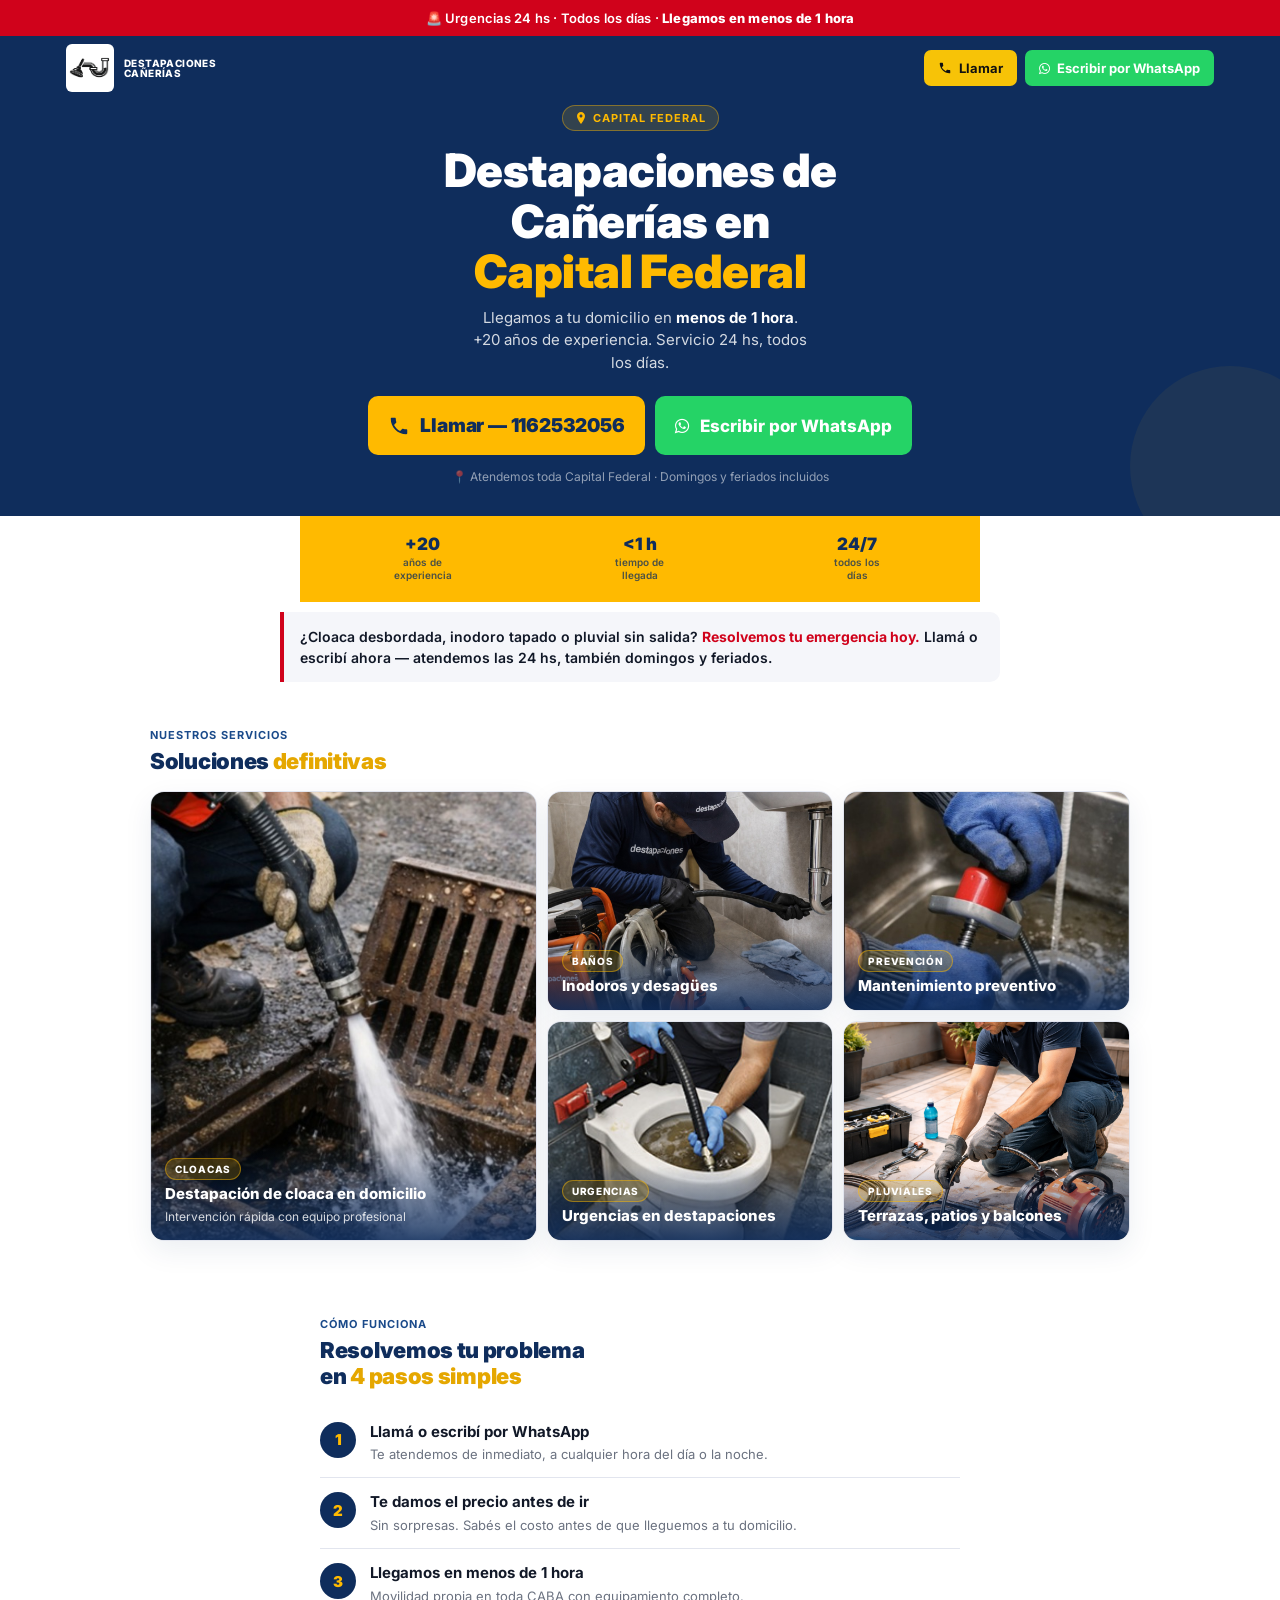
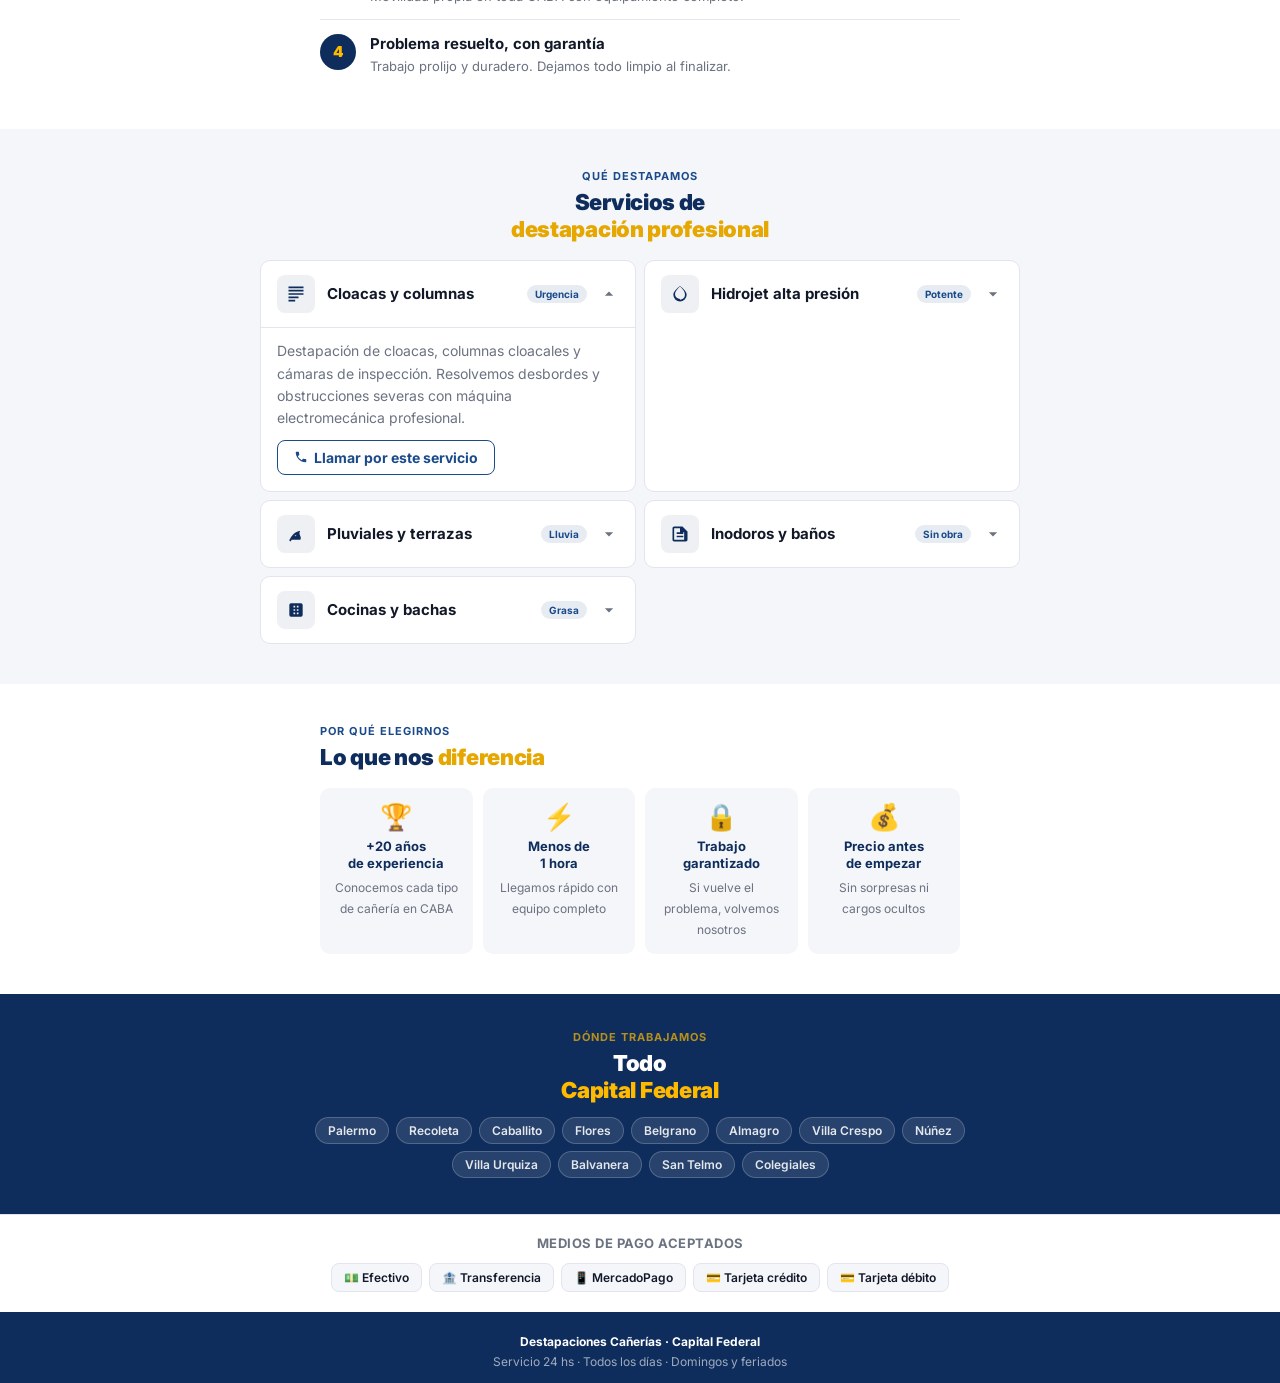
<file: capital-federal/index.html>
<!DOCTYPE html>
<html lang="es">
<head>

    <!-- Google Tag Manager -->
<script>(function(w,d,s,l,i){w[l]=w[l]||[];w[l].push({'gtm.start':
new Date().getTime(),event:'gtm.js'});var f=d.getElementsByTagName(s)[0],
j=d.createElement(s),dl=l!='dataLayer'?'&l='+l:'';j.async=true;j.src=
'https://www.googletagmanager.com/gtm.js?id='+i+dl;f.parentNode.insertBefore(j,f);
})(window,document,'script','dataLayer','GTM-MP8WF4T');</script>
<!-- End Google Tag Manager -->
<meta charset="UTF-8">
<meta name="viewport" content="width=device-width, initial-scale=1.0">
<title>Destapaciones Cañerías Capital Federal | 24 hs | Llegamos en 1 hora</title>

<link rel="icon" type="image/png" href="img/logo2.png">
<link rel="shortcut icon" href="img/logo2.png" type="image/png">
<link rel="apple-touch-icon" href="img/logo2.png">



<meta name="description" content="Destapaciones de cañerías en Capital Federal. 24 hs todos los días. Llegamos en menos de 1 hora. Cloacas, pluviales, inodoros, cocinas. Llamá ahora.">
<link rel="preconnect" href="https://fonts.googleapis.com">
<link href="https://fonts.googleapis.com/css2?family=Inter:wght@400;500;600;700;800;900&display=swap" rel="stylesheet">
<link rel="stylesheet" href="https://cdnjs.cloudflare.com/ajax/libs/font-awesome/4.7.0/css/font-awesome.min.css">
  <link rel="stylesheet" href="style.css">
<style>
/* =============================================
   RESET + BASE — mobile first, 390px canvas
   ============================================= */
*, *::before, *::after { box-sizing: border-box; margin: 0; padding: 0; }

:root {
  --azul:        #0F2D5C;
  --azul-med:    #1A4A8A;
  --amarillo:    #FFBA00;
  --amarillo-dk: #E5A700;
  --verde-wa:    #25D366;
  --rojo:        #D0021B;
  --gris-bg:     #F5F6FA;
  --gris-borde:  #E2E5EE;
  --texto:       #111827;
  --texto-sec:   #6B7280;
  --blanco:      #FFFFFF;
  --radio:       10px;
}

html { scroll-behavior: smooth; }

body {
  font-family: 'Inter', sans-serif;
  font-size: 16px;
  color: var(--texto);
  background: var(--blanco);
  /* espacio para barra flotante */
  padding-bottom: 80px;
}

a { text-decoration: none; }
img { display: block; width: 100%; }

/* =============================================
   BARRA TOP URGENCIA
   ============================================= */
.top-bar {
  background: var(--rojo);
  color: #fff;
  text-align: center;
  padding: 9px 16px;
  font-size: 13px;
  font-weight: 600;
  letter-spacing: 0.2px;
  line-height: 1.4;
}
.top-bar strong { font-weight: 800; }

/* =============================================
   HEADER — logo + tel compacto
   ============================================= */
.header {
  background: var(--azul);
  padding: 12px 16px;
  display: flex;
  align-items: center;
  justify-content: space-between;
  gap: 10px;
  position: sticky;
  top: 0;
  z-index: 100;
}
.logo {
  display: flex;
  align-items: center;
  gap: 9px;
  flex-shrink: 0;
}
.logo-badge {
  width: 38px; height: 38px;
  background: var(--amarillo);
  border-radius: 8px;
  display: flex; align-items: center; justify-content: center;
  flex-shrink: 0;
}
.logo-badge svg { width: 22px; height: 22px; }
.logo-nombre {
  font-size: 13px;
  font-weight: 800;
  color: #fff;
  line-height: 1.2;
  text-transform: uppercase;
  letter-spacing: 0.3px;
}
.logo-sub {
  font-size: 10px;
  color: rgba(255,255,255,0.6);
  font-weight: 500;
  margin-top: 1px;
}
.header-tel {
  display: flex;
  gap: 8px;
  flex-shrink: 0;
}
.hbtn {
  display: flex; align-items: center; gap: 6px;
  padding: 9px 14px;
  border-radius: 8px;
  font-size: 13px;
  font-weight: 700;
  cursor: pointer;
  border: none;
  white-space: nowrap;
}
.hbtn svg { width: 14px; height: 14px; flex-shrink: 0; }
.hbtn-tel  { background: var(--amarillo); color: var(--azul); }
.hbtn-wa   { background: var(--verde-wa); color: #fff; }

/* =============================================
   HERO — above the fold en 390px
   ============================================= */
.hero {
  background: var(--azul);
  padding: 28px 16px 32px;
  text-align: center;
  position: relative;
  overflow: hidden;
}
/* decoración sutil */
.hero::after {
  content: '';
  position: absolute;
  bottom: -50px; right: -50px;
  width: 200px; height: 200px;
  border-radius: 50%;
  background: rgba(255,186,0,0.06);
  pointer-events: none;
}

.hero-zona {
  display: inline-flex;
  align-items: center;
  gap: 6px;
  background: rgba(255,186,0,0.15);
  border: 1px solid rgba(255,186,0,0.4);
  color: var(--amarillo);
  font-size: 11px;
  font-weight: 700;
  letter-spacing: 1px;
  text-transform: uppercase;
  padding: 5px 12px;
  border-radius: 20px;
  margin-bottom: 14px;
}
.hero-zona svg { width: 12px; height: 12px; fill: var(--amarillo); }

.hero h1 {
  font-size: 30px;
  font-weight: 900;
  color: #fff;
  line-height: 1.1;
  letter-spacing: -0.5px;
  margin-bottom: 10px;
}
.hero h1 em { color: var(--amarillo); font-style: normal; }

.hero-sub {
  font-size: 15px;
  color: rgba(255,255,255,0.82);
  line-height: 1.5;
  margin-bottom: 22px;
  max-width: 340px;
  margin-left: auto;
  margin-right: auto;
}

/* CTAs — el llamar tiene que ser el más grande de la página */
.hero-ctas {
  display: flex;
  flex-direction: column;
  gap: 10px;
  max-width: 360px;
  margin: 0 auto;
}
.cta-llamar {
  display: flex; align-items: center; justify-content: center; gap: 10px;
  background: var(--amarillo);
  color: var(--azul);
  font-size: 19px;
  font-weight: 900;
  padding: 18px 20px;
  border-radius: var(--radio);
  border: none; cursor: pointer;
  animation: pulso 2.2s ease-in-out infinite;
  letter-spacing: -0.2px;
}
@keyframes pulso {
  0%,100% { box-shadow: 0 0 0 0 rgba(255,186,0,.45); }
  55%      { box-shadow: 0 0 0 12px rgba(255,186,0,0); }
}
.cta-llamar svg { width: 22px; height: 22px; flex-shrink: 0; }

.cta-wa {
  display: flex; align-items: center; justify-content: center; gap: 10px;
  background: var(--verde-wa);
  color: #fff;
  font-size: 17px;
  font-weight: 800;
  padding: 15px 20px;
  border-radius: var(--radio);
}
.cta-wa svg { width: 20px; height: 20px; flex-shrink: 0; }

.hero-nota {
  margin-top: 14px;
  font-size: 12px;
  color: rgba(255,255,255,0.55);
  position: relative; z-index: 1;
}

/* =============================================
   TRUST — 3 items horizontales, sin scroll
   ============================================= */
.trust {
  background: var(--amarillo);
  padding: 14px 16px;
  display: grid;
  grid-template-columns: repeat(3, 1fr);
  gap: 4px;
}
.trust-item {
  display: flex;
  flex-direction: column;
  align-items: center;
  text-align: center;
  gap: 3px;
  padding: 6px 4px;
}
.trust-num {
  font-size: 17px;
  font-weight: 900;
  color: var(--azul);
  line-height: 1;
}
.trust-lbl {
  font-size: 10px;
  font-weight: 600;
  color: rgba(15,45,92,0.75);
  line-height: 1.3;
  text-align: center;
}

/* =============================================
   URGENCIA BANNER — refuerzo emocional
   ============================================= */
.urgencia-banner {
  background: var(--gris-bg);
  border-left: 4px solid var(--rojo);
  margin: 20px 16px;
  border-radius: 0 var(--radio) var(--radio) 0;
  padding: 14px 16px;
}
.urgencia-banner p {
  font-size: 14px;
  font-weight: 600;
  color: var(--texto);
  line-height: 1.5;
}
.urgencia-banner p strong { color: var(--rojo); }

/* =============================================
   PASOS — 4 pasos compactos
   ============================================= */
.pasos {
  padding: 24px 16px;
}
.seccion-label {
  font-size: 11px;
  font-weight: 700;
  color: var(--azul-med);
  text-transform: uppercase;
  letter-spacing: 1px;
  margin-bottom: 6px;
}
.seccion-h2 {
  font-size: 22px;
  font-weight: 900;
  color: var(--azul);
  line-height: 1.2;
  margin-bottom: 18px;
  letter-spacing: -0.3px;
}
.seccion-h2 em { color: var(--amarillo-dk); font-style: normal; }

.pasos-lista {
  display: flex;
  flex-direction: column;
  gap: 0;
}
.paso {
  display: flex;
  align-items: flex-start;
  gap: 14px;
  padding: 14px 0;
  border-bottom: 1px solid var(--gris-borde);
}
.paso:last-child { border-bottom: none; }
.paso-n {
  width: 36px; height: 36px;
  background: var(--azul);
  border-radius: 50%;
  display: flex; align-items: center; justify-content: center;
  font-size: 15px;
  font-weight: 900;
  color: var(--amarillo);
  flex-shrink: 0;
}
.paso-txt strong {
  display: block;
  font-size: 15px;
  font-weight: 700;
  color: var(--texto);
  line-height: 1.3;
  margin-bottom: 2px;
}
.paso-txt span {
  font-size: 13px;
  color: var(--texto-sec);
  line-height: 1.4;
}

/* =============================================
   SERVICIOS — acordeón mobile
   ============================================= */
.servicios {
  background: var(--gris-bg);
  padding: 24px 16px;
}
.servicios-lista {
  display: flex;
  flex-direction: column;
  gap: 8px;
  margin-top: 16px;
}
.servicio {
  background: var(--blanco);
  border: 1px solid var(--gris-borde);
  border-radius: var(--radio);
  overflow: hidden;
}
.servicio-header {
  display: flex;
  align-items: center;
  gap: 12px;
  padding: 14px 16px;
  cursor: pointer;
  user-select: none;
  -webkit-tap-highlight-color: transparent;
}
.serv-ico {
  width: 38px; height: 38px;
  background: rgba(15,45,92,0.07);
  border-radius: 8px;
  display: flex; align-items: center; justify-content: center;
  flex-shrink: 0;
}
.serv-ico svg { width: 20px; height: 20px; fill: var(--azul); }
.serv-nombre {
  flex: 1;
  font-size: 15px;
  font-weight: 700;
  color: var(--texto);
  line-height: 1.3;
}
.serv-badge {
  font-size: 10px;
  font-weight: 700;
  color: var(--azul-med);
  background: rgba(26,74,138,0.1);
  padding: 3px 8px;
  border-radius: 10px;
  white-space: nowrap;
}
.serv-chevron {
  width: 20px; height: 20px;
  fill: var(--texto-sec);
  transition: transform 0.25s;
  flex-shrink: 0;
}
.servicio.open .serv-chevron { transform: rotate(180deg); }
.serv-body {
  display: none;
  padding: 0 16px 16px;
  border-top: 1px solid var(--gris-borde);
  padding-top: 12px;
}
.servicio.open .serv-body { display: block; }
.serv-body p {
  font-size: 14px;
  color: var(--texto-sec);
  line-height: 1.6;
}
.serv-cta-link {
  display: inline-flex;
  align-items: center;
  gap: 6px;
  margin-top: 10px;
  font-size: 14px;
  font-weight: 700;
  color: var(--azul-med);
  border: 1.5px solid var(--azul-med);
  padding: 8px 16px;
  border-radius: 8px;
}
.serv-cta-link svg { width: 14px; height: 14px; fill: var(--azul-med); }

/* =============================================
   GARANTIAS — iconos grandes
   ============================================= */
.garantias {
  padding: 24px 16px;
}
.garantias-grid {
  display: grid;
  grid-template-columns: 1fr 1fr;
  gap: 10px;
  margin-top: 16px;
}
.garantia-card {
  background: var(--gris-bg);
  border-radius: var(--radio);
  padding: 16px 14px;
  text-align: center;
}
.garantia-ico {
  font-size: 26px;
  margin-bottom: 8px;
  line-height: 1;
}
.garantia-card strong {
  display: block;
  font-size: 13px;
  font-weight: 700;
  color: var(--azul);
  line-height: 1.3;
  margin-bottom: 4px;
}
.garantia-card span {
  font-size: 12px;
  color: var(--texto-sec);
  line-height: 1.4;
}

/* =============================================
   COBERTURA — chips zona
   ============================================= */
.cobertura {
  background: var(--azul);
  padding: 24px 16px;
}
.cobertura .seccion-label { color: rgba(255,186,0,0.7); }
.cobertura .seccion-h2 { color: #fff; margin-bottom: 14px; }
.cobertura .seccion-h2 em { color: var(--amarillo); }
.chips {
  display: flex;
  flex-wrap: wrap;
  gap: 7px;
}
.chip {
  background: rgba(255,255,255,0.1);
  border: 1px solid rgba(255,255,255,0.2);
  color: rgba(255,255,255,0.88);
  font-size: 12px;
  font-weight: 600;
  padding: 5px 12px;
  border-radius: 20px;
}

/* =============================================
   FORMULARIO — minimalista, 3 campos
   ============================================= */
.form-section {
  padding: 24px 16px;
  background: var(--gris-bg);
}
.form-card {
  background: var(--blanco);
  border: 1px solid var(--gris-borde);
  border-radius: 14px;
  padding: 22px 18px;
}
.form-card .seccion-h2 { font-size: 20px; margin-bottom: 4px; }
.form-desc {
  font-size: 13px;
  color: var(--texto-sec);
  margin-bottom: 18px;
  line-height: 1.5;
}
.fgrupo { margin-bottom: 12px; }
.fgrupo label {
  display: block;
  font-size: 12px;
  font-weight: 700;
  color: var(--azul);
  text-transform: uppercase;
  letter-spacing: 0.5px;
  margin-bottom: 5px;
}
.fgrupo input,
.fgrupo select {
  width: 100%;
  padding: 13px 14px;
  border: 1.5px solid var(--gris-borde);
  border-radius: 8px;
  font-size: 16px; /* 16px evita zoom en iOS */
  font-family: 'Inter', sans-serif;
  color: var(--texto);
  background: var(--blanco);
  outline: none;
  -webkit-appearance: none;
  appearance: none;
  transition: border-color 0.2s;
}
.fgrupo input:focus,
.fgrupo select:focus { border-color: var(--azul); }

.btn-form {
  width: 100%;
  background: var(--azul);
  color: #fff;
  font-size: 16px;
  font-weight: 800;
  padding: 16px;
  border-radius: 8px;
  border: none;
  cursor: pointer;
  font-family: 'Inter', sans-serif;
  display: flex; align-items: center; justify-content: center; gap: 8px;
  margin-top: 4px;
  transition: background 0.15s;
}
.btn-form:active { background: var(--azul-med); }
.btn-form svg { width: 18px; height: 18px; }
.form-note {
  font-size: 11px;
  color: var(--texto-sec);
  text-align: center;
  margin-top: 10px;
  line-height: 1.5;
}

/* =============================================
   PAGOS
   ============================================= */
.pagos {
  padding: 20px 16px;
  text-align: center;
  border-top: 1px solid var(--gris-borde);
}
.pagos-titulo {
  font-size: 13px;
  font-weight: 700;
  color: var(--texto-sec);
  margin-bottom: 12px;
  text-transform: uppercase;
  letter-spacing: 0.5px;
}
.pagos-chips {
  display: flex;
  flex-wrap: wrap;
  justify-content: center;
  gap: 7px;
}
.pago-chip {
  background: var(--gris-bg);
  border: 1px solid var(--gris-borde);
  color: var(--texto);
  font-size: 12px;
  font-weight: 600;
  padding: 6px 12px;
  border-radius: 8px;
}

/* =============================================
   FOOTER
   ============================================= */
footer {
  background: var(--azul);
  color: rgba(255,255,255,0.6);
  text-align: center;
  padding: 20px 16px 10px;
  font-size: 12px;
  line-height: 1.7;
}
footer strong { color: #fff; }

/* =============================================
   CTA FIJO INFERIOR — la estrella del mobile
   ============================================= */
.cta-fijo {
  position: fixed;
  bottom: 0; left: 0; right: 0;
  z-index: 200;
  display: grid;
  grid-template-columns: 1fr 1fr;
  background: var(--blanco);
  border-top: 1.5px solid var(--gris-borde);
  padding: 10px 12px 14px;
  gap: 8px;
  /* safe area para iPhone X+ */
  padding-bottom: max(14px, env(safe-area-inset-bottom));
}
.fijo-btn {
  display: flex; align-items: center; justify-content: center; gap: 8px;
  padding: 14px 10px;
  border-radius: 10px;
  font-size: 15px;
  font-weight: 800;
  border: none;
  cursor: pointer;
  font-family: 'Inter', sans-serif;
  -webkit-tap-highlight-color: transparent;
  transition: opacity 0.15s;
}
.fijo-btn:active { opacity: 0.85; transform: scale(0.98); }
.fijo-btn svg { width: 18px; height: 18px; flex-shrink: 0; }
.fijo-tel { background: var(--amarillo); color: var(--azul); }
.fijo-wa  { background: var(--verde-wa); color: #fff; }

/* =============================================
   DESKTOP UPGRADE — de 680px para arriba
   ============================================= */
@media (min-width: 680px) {
  body { padding-bottom: 0; }

  .hero { padding: 52px 40px; }
  .hero h1 { font-size: 46px; }
  .hero-ctas {
    flex-direction: row;
    justify-content: center;
    max-width: none;
  }
  .cta-llamar, .cta-wa { flex: 0 0 auto; }

  .trust { grid-template-columns: repeat(3, 1fr); max-width: 680px; margin: 0 auto; }

  
  .pasos { padding: 40px; max-width: 720px; margin: 0 auto; }
  .servicios { padding: 40px; }
  .servicios-lista {
    display: grid;
    grid-template-columns: 1fr 1fr;
    max-width: 760px;
    margin: 16px auto 0;
  }
  .garantias { padding: 40px; max-width: 720px; margin: 0 auto; }
  .garantias-grid { grid-template-columns: repeat(4, 1fr); }
  .cobertura { padding: 36px 40px; }
  .form-section { padding: 40px; }
  .form-card { max-width: 520px; margin: 0 auto; }

  .cta-fijo { display: none; }

  .header-tel { gap: 10px; }
  .hbtn { font-size: 14px; padding: 10px 18px; }
}
</style>
</head>
<body>

    <!-- Google Tag Manager (noscript) -->
<noscript><iframe src="https://www.googletagmanager.com/ns.html?id=GTM-MP8WF4T"
height="0" width="0" style="display:none;visibility:hidden"></iframe></noscript>
<!-- End Google Tag Manager (noscript) -->

<!-- TOP BAR -->
<div class="top-bar">
  🚨 Urgencias 24 hs · Todos los días · <strong>Llegamos en menos de 1 hora</strong>
</div>

<!-- HEADER STICKY -->
<!-- HEADER STICKY -->
<header class="header">
  <div class="header-inner">
    <div class="logo">
      <div class="logo-badge">
    <img src="img/logo3.png" alt="Logo Destapaciones Cañerías" class="logo-img">
  </div>

      <div>
        <div class="logo-nombre">Destapaciones<br>Cañerías</div>
      </div>
    </div>

    <div class="header-tel">
      <a href="tel:1162532056" class="hbtn hbtn-tel">
        <svg viewBox="0 0 24 24" fill="currentColor">
          <path d="M6.6 10.8c1.4 2.8 3.8 5.1 6.6 6.6l2.2-2.2c.27-.27.67-.36 1.02-.24 1.12.37 2.33.57 3.58.57.55 0 1 .45 1 1V20c0 .55-.45 1-1 1-9.39 0-17-7.61-17-17 0-.55.45-1 1-1h3.5c.55 0 1 .45 1 1 0 1.26.2 2.47.57 3.6.11.33.03.7-.25.98L6.6 10.8z"/>
        </svg>
        Llamar
      </a>

      <a href="https://wa.me/541162532056" class="hbtn hbtn-wa" target="_blank" rel="noopener">
        <i class="fa fa-whatsapp whatsapp-icon" aria-hidden="true"></i>
        <span>Escribir por WhatsApp</span> </a>
      </a>
    </div>
  </div>
</header>

<!-- HERO -->
<section class="hero">
  <div class="hero-zona">
    <svg viewBox="0 0 12 12"><path d="M6 0C3.79 0 2 1.79 2 4c0 3 4 8 4 8s4-5 4-8c0-2.21-1.79-4-4-4zm0 5.5C5.17 5.5 4.5 4.83 4.5 4S5.17 2.5 6 2.5 7.5 3.17 7.5 4 6.83 5.5 6 5.5z"/></svg>
    Capital Federal
  </div>

  <h1>Destapaciones de<br>Cañerías en<br><em>Capital Federal</em></h1>

  <p class="hero-sub">Llegamos a tu domicilio en <strong style="color:#fff;">menos de 1 hora</strong>. +20 años de experiencia. Servicio 24 hs, todos los días.</p>

  <div class="hero-ctas">
    <a href="tel:1162532056" class="cta-llamar">
      <svg viewBox="0 0 24 24" fill="currentColor"><path d="M6.6 10.8c1.4 2.8 3.8 5.1 6.6 6.6l2.2-2.2c.27-.27.67-.36 1.02-.24 1.12.37 2.33.57 3.58.57.55 0 1 .45 1 1V20c0 .55-.45 1-1 1-9.39 0-17-7.61-17-17 0-.55.45-1 1-1h3.5c.55 0 1 .45 1 1 0 1.26.2 2.47.57 3.6.11.33.03.7-.25.98L6.6 10.8z"/></svg>
      Llamar — 1162532056
    </a>
    <a href="https://wa.me/541162532056" class="cta-wa" target="_blank" rel="noopener">
    <i class="fa fa-whatsapp whatsapp-icon" aria-hidden="true"></i>
        <span>Escribir por WhatsApp</span>
    </a>
  </div>

  <p class="hero-nota">📍 Atendemos toda Capital Federal · Domingos y feriados incluidos</p>
</section>

<!-- TRUST BAR -->
<div class="trust">
  <div class="trust-item">
    <span class="trust-num">+20</span>
    <span class="trust-lbl">años de<br>experiencia</span>
  </div>
  <div class="trust-item">
    <span class="trust-num">&lt;1 h</span>
    <span class="trust-lbl">tiempo de<br>llegada</span>
  </div>
  <div class="trust-item">
    <span class="trust-num">24/7</span>
    <span class="trust-lbl">todos los<br>días</span>
  </div>
</div>

<!-- URGENCIA REFUERZO -->
<div class="urgencia-banner">
  <p>¿Cloaca desbordada, inodoro tapado o pluvial sin salida? <strong>Resolvemos tu emergencia hoy.</strong> Llamá o escribí ahora — atendemos las 24 hs, también domingos y feriados.</p>
</div>







<!-- TRABAJOS REALES -->
<section class="trabajos-preview">
  <div class="trabajos-preview-inner">
    <div class="seccion-label">Nuestros servicios</div>
    <h2 class="seccion-h2">Soluciones <em>definitivas</em></h2>

    <div class="trabajos-grid">
      <article class="trabajo-card trabajo-card--grande">
        <img src="img/cloacas.jpeg" alt="Destapación de cloaca en domicilio" loading="lazy">
        <div class="trabajo-info">
          <span class="trabajo-tag">Cloacas</span>
          <strong>Destapación de cloaca en domicilio</strong>
          <span>Intervención rápida con equipo profesional</span>
        </div>
      </article>

      <article class="trabajo-card">
        <img src="img/banio2.jpeg" alt="Trabajo de destapación en baño" loading="lazy">
        <div class="trabajo-info">
          <span class="trabajo-tag">Baños</span>
          <strong>Inodoros y desagües</strong>
        </div>
      </article>
       <article class="trabajo-card">
        <img src="img/cocina.jpeg" alt="Trabajo de destapación en baño" loading="lazy">
        <div class="trabajo-info">
          <span class="trabajo-tag">Prevención</span>
          <strong>Mantenimiento preventivo</strong>
        </div>
      </article> <article class="trabajo-card">
        <img src="img/banio.jpg" alt="Trabajo de destapación en baño" loading="lazy">
        <div class="trabajo-info">
          <span class="trabajo-tag">Urgencias</span>
          <strong>Urgencias en destapaciones</strong>
        </div>
      </article>

      <article class="trabajo-card">
        <img src="img/terraza.png" alt="Destapación de pluvial y terraza" loading="lazy">
        <div class="trabajo-info">
          <span class="trabajo-tag">Pluviales</span>
          <strong>Terrazas, patios y balcones</strong>
        </div>
      </article>
    </div>
  </div>
</section>






<!-- PASOS -->
<section class="pasos">
  <div class="seccion-label">Cómo funciona</div>
  <h2 class="seccion-h2">Resolvemos tu problema<br>en <em>4 pasos simples</em></h2>
  <div class="pasos-lista">
    <div class="paso">
      <div class="paso-n">1</div>
      <div class="paso-txt">
        <strong>Llamá o escribí por WhatsApp</strong>
        <span>Te atendemos de inmediato, a cualquier hora del día o la noche.</span>
      </div>
    </div>
    <div class="paso">
      <div class="paso-n">2</div>
      <div class="paso-txt">
        <strong>Te damos el precio antes de ir</strong>
        <span>Sin sorpresas. Sabés el costo antes de que lleguemos a tu domicilio.</span>
      </div>
    </div>
    <div class="paso">
      <div class="paso-n">3</div>
      <div class="paso-txt">
        <strong>Llegamos en menos de 1 hora</strong>
        <span>Movilidad propia en toda CABA con equipamiento completo.</span>
      </div>
    </div>
    <div class="paso">
      <div class="paso-n">4</div>
      <div class="paso-txt">
        <strong>Problema resuelto, con garantía</strong>
        <span>Trabajo prolijo y duradero. Dejamos todo limpio al finalizar.</span>
      </div>
    </div>
  </div>
</section>

<!-- SERVICIOS ACORDEÓN -->
<section class="servicios">
   <div class="seccion-label1">
  <div class="seccion-label">Qué destapamos</div>
  <h2 class="seccion-h2">Servicios de<br><em>destapación profesional</em></h2>
  </div>
  <div class="servicios-lista" id="serviciosList">

    <div class="servicio open">
      <div class="servicio-header" onclick="toggleServicio(this)">
        <div class="serv-ico">
          <svg viewBox="0 0 24 24"><path d="M3 3h18v2H3zm0 4h18v2H3zm0 4h18v2H3zm0 4h12v2H3zm0 4h8v2H3z"/></svg>
        </div>
        <span class="serv-nombre">Cloacas y columnas</span>
        <span class="serv-badge">Urgencia</span>
        <svg class="serv-chevron" viewBox="0 0 24 24"><path d="M7 10l5 5 5-5z"/></svg>
      </div>
      <div class="serv-body">
        <p>Destapación de cloacas, columnas cloacales y cámaras de inspección. Resolvemos desbordes y obstrucciones severas con máquina electromecánica profesional.</p>
        <a href="tel:1162532056" class="serv-cta-link">
          <svg viewBox="0 0 24 24"><path d="M6.6 10.8c1.4 2.8 3.8 5.1 6.6 6.6l2.2-2.2c.27-.27.67-.36 1.02-.24 1.12.37 2.33.57 3.58.57.55 0 1 .45 1 1V20c0 .55-.45 1-1 1-9.39 0-17-7.61-17-17 0-.55.45-1 1-1h3.5c.55 0 1 .45 1 1 0 1.26.2 2.47.57 3.6.11.33.03.7-.25.98L6.6 10.8z"/></svg>
          Llamar por este servicio
        </a>
      </div>
    </div>

    <div class="servicio">
      <div class="servicio-header" onclick="toggleServicio(this)">
        <div class="serv-ico">
          <svg viewBox="0 0 24 24"><path d="M12 2C8 6 4 9 4 13a8 8 0 0016 0c0-4-4-7-8-11zm0 16a6 6 0 01-6-6c0-2.8 2.4-5.4 6-9.3C15.6 6.6 18 9.2 18 13a6 6 0 01-6 6z"/></svg>
        </div>
        <span class="serv-nombre">Hidrojet alta presión</span>
        <span class="serv-badge">Potente</span>
        <svg class="serv-chevron" viewBox="0 0 24 24"><path d="M7 10l5 5 5-5z"/></svg>
      </div>
      <div class="serv-body">
        <p>Limpieza profunda con agua a alta presión. Elimina grasa acumulada, raíces, sedimentos y obstrucciones que la máquina convencional no puede resolver.</p>
        <a href="tel:1162532056" class="serv-cta-link">
          <svg viewBox="0 0 24 24"><path d="M6.6 10.8c1.4 2.8 3.8 5.1 6.6 6.6l2.2-2.2c.27-.27.67-.36 1.02-.24 1.12.37 2.33.57 3.58.57.55 0 1 .45 1 1V20c0 .55-.45 1-1 1-9.39 0-17-7.61-17-17 0-.55.45-1 1-1h3.5c.55 0 1 .45 1 1 0 1.26.2 2.47.57 3.6.11.33.03.7-.25.98L6.6 10.8z"/></svg>
          Llamar por este servicio
        </a>
      </div>
    </div>

    <div class="servicio">
      <div class="servicio-header" onclick="toggleServicio(this)">
        <div class="serv-ico">
          <svg viewBox="0 0 24 24"><path d="M17 8C8 10 5.9 16.17 3.82 19.82L5.71 21l1-2h10.58c.35-.81.54-1.81.41-3C17.28 13.65 15 12 17 8zM11.67 13.6C12.93 12.1 15 11 17 8c0 0-5 2-5 7 0 0-1.5-1.7-2.33-1.4z"/></svg>
        </div>
        <span class="serv-nombre">Pluviales y terrazas</span>
        <span class="serv-badge">Lluvia</span>
        <svg class="serv-chevron" viewBox="0 0 24 24"><path d="M7 10l5 5 5-5z"/></svg>
      </div>
      <div class="serv-body">
        <p>Destapación de cañerías pluviales en terrazas, balcones, patios y galpones. Prevenimos inundaciones antes de que lleguen las lluvias.</p>
        <a href="tel:1162532056" class="serv-cta-link">
          <svg viewBox="0 0 24 24"><path d="M6.6 10.8c1.4 2.8 3.8 5.1 6.6 6.6l2.2-2.2c.27-.27.67-.36 1.02-.24 1.12.37 2.33.57 3.58.57.55 0 1 .45 1 1V20c0 .55-.45 1-1 1-9.39 0-17-7.61-17-17 0-.55.45-1 1-1h3.5c.55 0 1 .45 1 1 0 1.26.2 2.47.57 3.6.11.33.03.7-.25.98L6.6 10.8z"/></svg>
          Llamar por este servicio
        </a>
      </div>
    </div>

    <div class="servicio">
      <div class="servicio-header" onclick="toggleServicio(this)">
        <div class="serv-ico">
          <svg viewBox="0 0 24 24"><path d="M9 3H5C3.9 3 3 3.9 3 5v14c0 1.1.9 2 2 2h14c1.1 0 2-.9 2-2V9l-6-6H9zm5 16H5V5h7v5h5v9zM8 14h8v2H8zm0-4h8v2H8z"/></svg>
        </div>
        <span class="serv-nombre">Inodoros y baños</span>
        <span class="serv-badge">Sin obra</span>
        <svg class="serv-chevron" viewBox="0 0 24 24"><path d="M7 10l5 5 5-5z"/></svg>
      </div>
      <div class="serv-body">
        <p>Destapación de inodoros, bidés, duchas y bañeras. Solución rápida y sin romper pisos ni paredes. Ideal para departamentos y casas.</p>
        <a href="tel:1162532056" class="serv-cta-link">
          <svg viewBox="0 0 24 24"><path d="M6.6 10.8c1.4 2.8 3.8 5.1 6.6 6.6l2.2-2.2c.27-.27.67-.36 1.02-.24 1.12.37 2.33.57 3.58.57.55 0 1 .45 1 1V20c0 .55-.45 1-1 1-9.39 0-17-7.61-17-17 0-.55.45-1 1-1h3.5c.55 0 1 .45 1 1 0 1.26.2 2.47.57 3.6.11.33.03.7-.25.98L6.6 10.8z"/></svg>
          Llamar por este servicio
        </a>
      </div>
    </div>

    <div class="servicio">
      <div class="servicio-header" onclick="toggleServicio(this)">
        <div class="serv-ico">
          <svg viewBox="0 0 24 24"><path d="M18 4H6a2 2 0 00-2 2v12a2 2 0 002 2h12a2 2 0 002-2V6a2 2 0 00-2-2zm-7 13H9v-2h2v2zm0-4H9v-2h2v2zm0-4H9V7h2v2zm4 8h-2v-2h2v2zm0-4h-2v-2h2v2zm0-4h-2V7h2v2z"/></svg>
        </div>
        <span class="serv-nombre">Cocinas y bachas</span>
        <span class="serv-badge">Grasa</span>
        <svg class="serv-chevron" viewBox="0 0 24 24"><path d="M7 10l5 5 5-5z"/></svg>
      </div>
      <div class="serv-body">
        <p>Eliminamos obstrucciones de grasa, restos orgánicos y depósitos en cañerías de cocinas, bachas y lavaderos residenciales y gastronómicos.</p>
        <a href="tel:1162532056" class="serv-cta-link">
          <svg viewBox="0 0 24 24"><path d="M6.6 10.8c1.4 2.8 3.8 5.1 6.6 6.6l2.2-2.2c.27-.27.67-.36 1.02-.24 1.12.37 2.33.57 3.58.57.55 0 1 .45 1 1V20c0 .55-.45 1-1 1-9.39 0-17-7.61-17-17 0-.55.45-1 1-1h3.5c.55 0 1 .45 1 1 0 1.26.2 2.47.57 3.6.11.33.03.7-.25.98L6.6 10.8z"/></svg>
          Llamar por este servicio
        </a>
      </div>
    </div>

  </div>
</section>

<!-- GARANTÍAS -->
<section class="garantias">
  <div class="seccion-label">Por qué elegirnos</div>
  <h2 class="seccion-h2">Lo que nos <em>diferencia</em></h2>
  <div class="garantias-grid">
    <div class="garantia-card">
      <div class="garantia-ico">🏆</div>
      <strong>+20 años<br>de experiencia</strong>
      <span>Conocemos cada tipo de cañería en CABA</span>
    </div>
    <div class="garantia-card">
      <div class="garantia-ico">⚡</div>
      <strong>Menos de<br>1 hora</strong>
      <span>Llegamos rápido con equipo completo</span>
    </div>
    <div class="garantia-card">
      <div class="garantia-ico">🔒</div>
      <strong>Trabajo<br>garantizado</strong>
      <span>Si vuelve el problema, volvemos nosotros</span>
    </div>
    <div class="garantia-card">
      <div class="garantia-ico">💰</div>
      <strong>Precio antes<br>de empezar</strong>
      <span>Sin sorpresas ni cargos ocultos</span>
    </div>
  </div>
</section>

<!-- COBERTURA -->
<section class="cobertura">
<div class="seccion-label1">
  <div class="seccion-label">Dónde trabajamos</div>
  <h2 class="seccion-h2">Todo<br><em>Capital Federal</em></h2>
  </div>
<div class="chips">
  <span class="chip">Palermo</span>
  <span class="chip">Recoleta</span>
  <span class="chip">Caballito</span>
  <span class="chip">Flores</span>
  <span class="chip">Belgrano</span>
  <span class="chip">Almagro</span>
  <span class="chip">Villa Crespo</span>
  <span class="chip">Núñez</span>
  <span class="chip">Villa Urquiza</span>
  <span class="chip">Balvanera</span>
  <span class="chip">San Telmo</span>
  <span class="chip">Colegiales</span>
</div>
</section>



<!-- PAGOS -->
<section class="pagos">
  <p class="pagos-titulo">Medios de pago aceptados</p>
  <div class="pagos-chips">
    <span class="pago-chip">💵 Efectivo</span>
    <span class="pago-chip">🏦 Transferencia</span>
    <span class="pago-chip">📱 MercadoPago</span>
    <span class="pago-chip">💳 Tarjeta crédito</span>
    <span class="pago-chip">💳 Tarjeta débito</span>
  </div>
</section>

<!-- FOOTER -->
<footer>
  <strong>Destapaciones Cañerías · Capital Federal</strong><br>
  Servicio 24 hs · Todos los días · Domingos y feriados<br>
 
</footer>

<!-- CTA FIJO INFERIOR — siempre visible en mobile -->
<div class="cta-fijo">
  <a href="tel:1162532056" class="fijo-btn fijo-tel">
    <svg viewBox="0 0 24 24" fill="currentColor"><path d="M6.6 10.8c1.4 2.8 3.8 5.1 6.6 6.6l2.2-2.2c.27-.27.67-.36 1.02-.24 1.12.37 2.33.57 3.58.57.55 0 1 .45 1 1V20c0 .55-.45 1-1 1-9.39 0-17-7.61-17-17 0-.55.45-1 1-1h3.5c.55 0 1 .45 1 1 0 1.26.2 2.47.57 3.6.11.33.03.7-.25.98L6.6 10.8z"/></svg>
    ☎ Llamar ahora
  </a>
  <a href="https://wa.me/541162532056" class="fijo-btn fijo-wa" target="_blank" rel="noopener">
    <svg viewBox="0 0 24 24" fill="currentColor"><path d="M17.5 14.4c-.3-.1-1.7-.85-2-.95-.3-.1-.5-.15-.7.15s-.8 1-.98 1.2c-.18.2-.37.22-.67.07-1.88-.94-3.12-2.5-3.44-2.93-.32-.5.3-.7.9-1.88.1-.2 0-.4-.07-.52-.08-.12-.7-1.78-1-2.37-.25-.6-.5-.5-.7-.5h-.58c-.2 0-.52.07-.8.37C8.42 7.45 7.5 8.3 7.5 10.04s1.04 3.47 1.18 3.7c.15.25 2.05 3.13 4.96 4.39.7.3 1.24.48 1.66.6.7.2 1.34.17 1.84.1.56-.07 1.73-.7 1.97-1.38.24-.68.24-1.26.17-1.38-.07-.12-.26-.2-.56-.34zM12.05 2C6.54 2 2.06 6.48 2.06 12c0 1.88.52 3.63 1.42 5.13L2 22l4.98-1.3A9.9 9.9 0 0012.05 22C17.56 22 22 17.52 22 12S17.56 2 12.05 2z"/></svg>
    WhatsApp
  </a>
</div>

<script>
function toggleServicio(header) {
  const card = header.parentElement;
  card.classList.toggle('open');
}
</script>
</body>
</html>
</file>
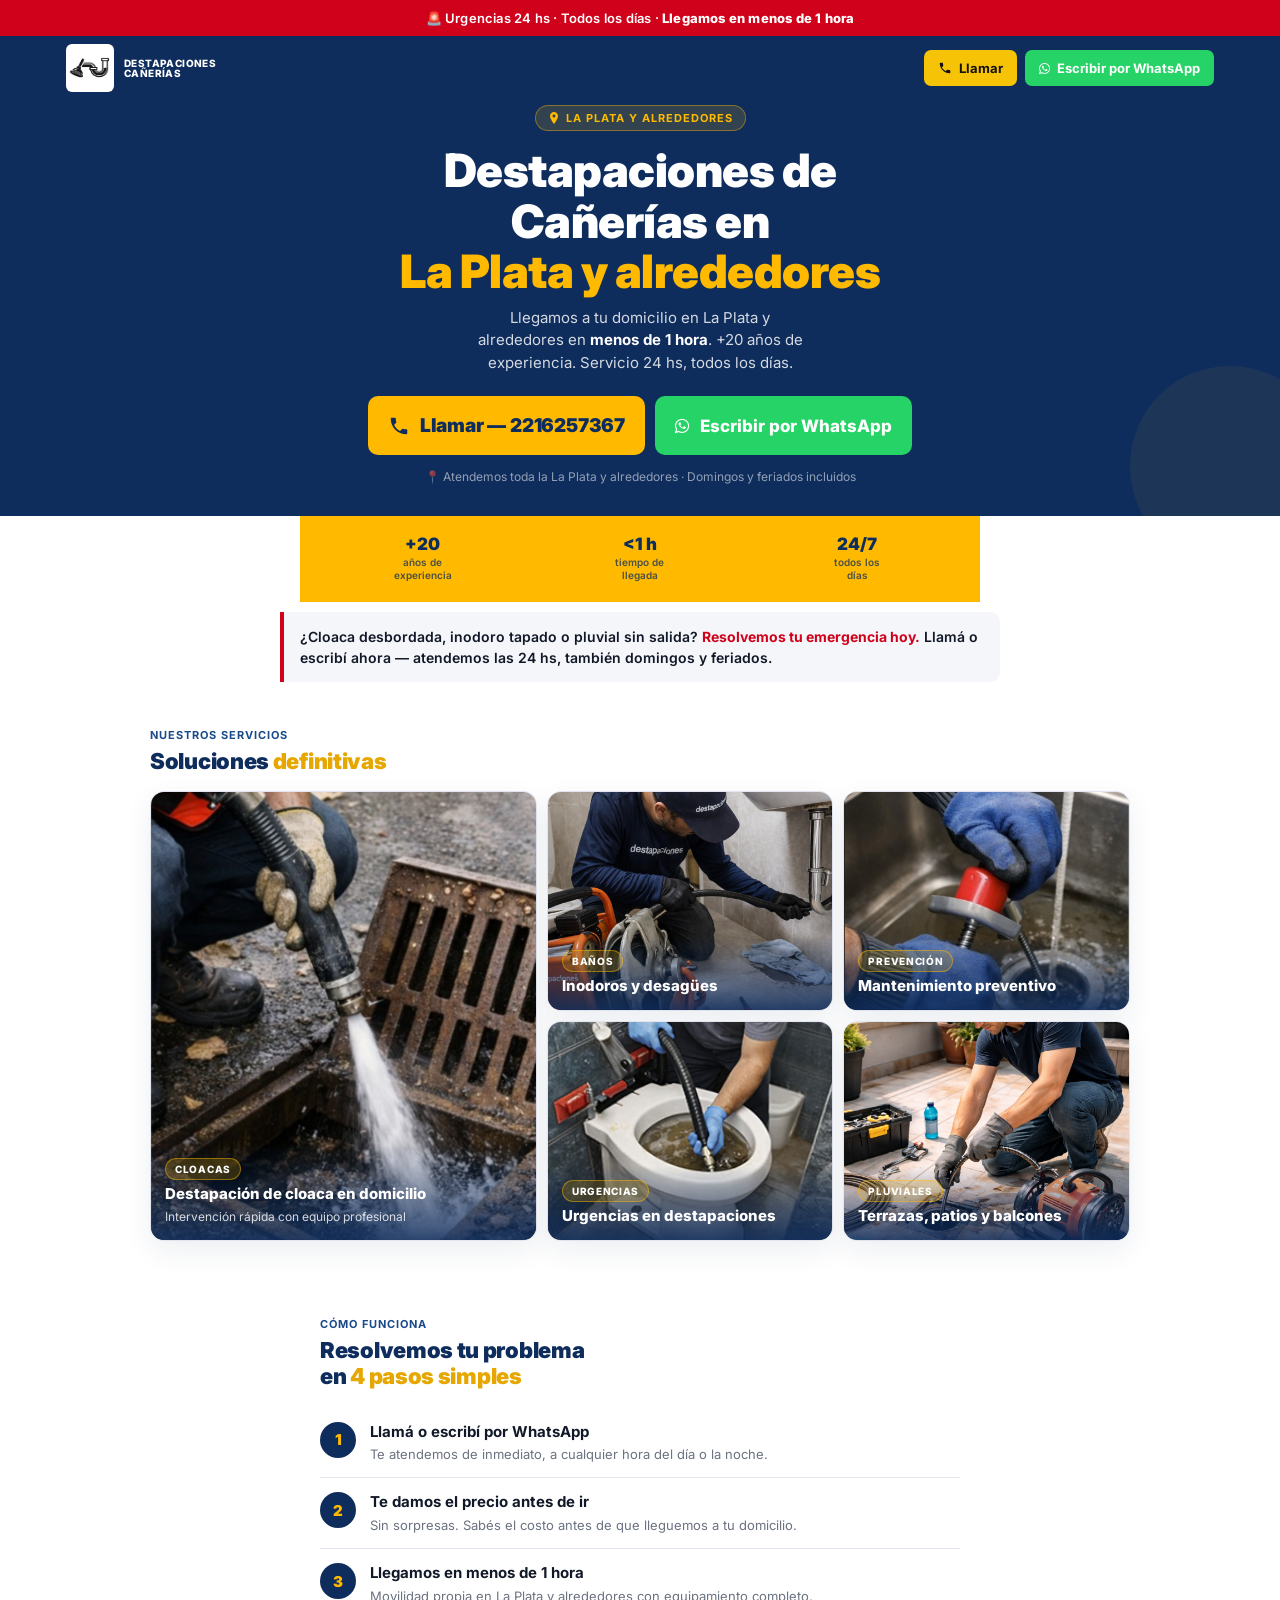
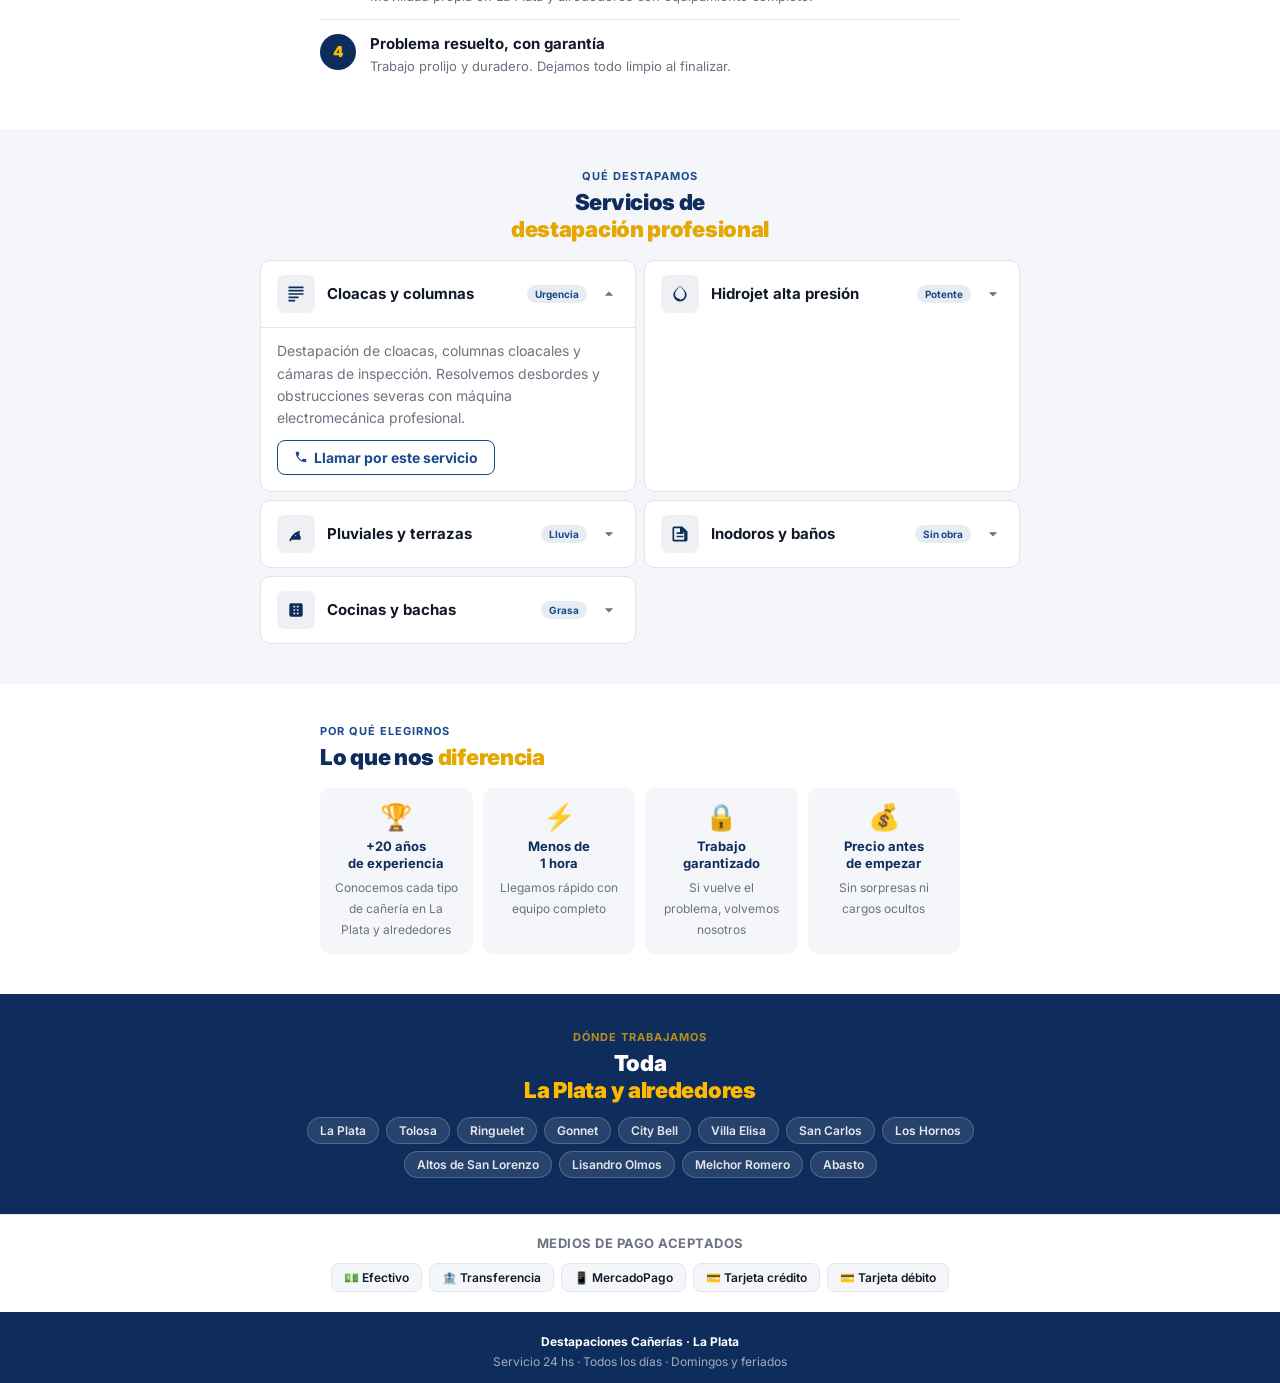
<file: la-plata/index.html>
<!DOCTYPE html>
<html lang="es">
<head>

    <!-- Google Tag Manager -->
<script>(function(w,d,s,l,i){w[l]=w[l]||[];w[l].push({'gtm.start':
new Date().getTime(),event:'gtm.js'});var f=d.getElementsByTagName(s)[0],
j=d.createElement(s),dl=l!='dataLayer'?'&l='+l:'';j.async=true;j.src=
'https://www.googletagmanager.com/gtm.js?id='+i+dl;f.parentNode.insertBefore(j,f);
})(window,document,'script','dataLayer','GTM-MP8WF4T');</script>
<!-- End Google Tag Manager -->
<meta charset="UTF-8">
<meta name="viewport" content="width=device-width, initial-scale=1.0">
<title>Destapaciones Cañerías La Plata y alrededores | 24 hs | Llegamos en 1 hora</title>

<link rel="icon" type="image/png" href="img/logo2.png">
<link rel="shortcut icon" href="img/logo2.png" type="image/png">
<link rel="apple-touch-icon" href="img/logo2.png">


<meta name="description" content="Destapaciones de cañerías en La Plata y alrededores. 24 hs todos los días. Llegamos en menos de 1 hora. Cloacas, pluviales, inodoros, cocinas. Llamá ahora.">
<link rel="preconnect" href="https://fonts.googleapis.com">
<link href="https://fonts.googleapis.com/css2?family=Inter:wght@400;500;600;700;800;900&display=swap" rel="stylesheet">
    <link rel="stylesheet" href="style.css">

    <link rel="stylesheet" href="https://cdnjs.cloudflare.com/ajax/libs/font-awesome/4.7.0/css/font-awesome.min.css">
<style>
/* =============================================
   RESET + BASE — mobile first, 390px canvas
   ============================================= */
*, *::before, *::after { box-sizing: border-box; margin: 0; padding: 0; }

:root {
  --azul:        #0F2D5C;
  --azul-med:    #1A4A8A;
  --amarillo:    #FFBA00;
  --amarillo-dk: #E5A700;
  --verde-wa:    #25D366;
  --rojo:        #D0021B;
  --gris-bg:     #F5F6FA;
  --gris-borde:  #E2E5EE;
  --texto:       #111827;
  --texto-sec:   #6B7280;
  --blanco:      #FFFFFF;
  --radio:       10px;
}

html { scroll-behavior: smooth; }

body {
  font-family: 'Inter', sans-serif;
  font-size: 16px;
  color: var(--texto);
  background: var(--blanco);
  /* espacio para barra flotante */
  padding-bottom: 80px;
}

a { text-decoration: none; }
img { display: block; width: 100%; }

/* =============================================
   BARRA TOP URGENCIA
   ============================================= */
.top-bar {
  background: var(--rojo);
  color: #fff;
  text-align: center;
  padding: 9px 16px;
  font-size: 13px;
  font-weight: 600;
  letter-spacing: 0.2px;
  line-height: 1.4;
}
.top-bar strong { font-weight: 800; }

/* =============================================
   HEADER — logo + tel compacto
   ============================================= */
.header {
  background: var(--azul);
  padding: 12px 16px;
  display: flex;
  align-items: center;
  justify-content: space-between;
  gap: 10px;
  position: sticky;
  top: 0;
  
  z-index: 100;
}
.logo {
  display: flex;
  align-items: center;
  gap: 9px;
  flex-shrink: 0;
}
.logo-badge {
  width: 38px; height: 38px;
  background: var(--amarillo);
  border-radius: 8px;
  display: flex; align-items: center; justify-content: center;
  flex-shrink: 0;
}
.logo-badge svg { width: 22px; height: 22px; }
.logo-nombre {
  font-size: 13px;
  font-weight: 800;
  color: #fff;
  line-height: 1.2;
  text-transform: uppercase;
  letter-spacing: 0.3px;
}
.logo-sub {
  font-size: 10px;
  color: rgba(255,255,255,0.6);
  font-weight: 500;
  margin-top: 1px;
}
.header-tel {
  display: flex;
  gap: 8px;
  flex-shrink: 0;
}
.hbtn {
  display: flex; align-items: center; gap: 6px;
  padding: 9px 14px;
  border-radius: 8px;
  font-size: 13px;
  font-weight: 700;
  cursor: pointer;
  border: none;
  white-space: nowrap;
}
.hbtn svg { width: 14px; height: 14px; flex-shrink: 0; }
.hbtn-tel  { background: var(--amarillo); color: var(--azul); }
.hbtn-wa   { background: var(--verde-wa); color: #fff; }

/* =============================================
   HERO — above the fold en 390px
   ============================================= */
.hero {
  background: var(--azul);
  padding: 28px 16px 32px;
  text-align: center;
  position: relative;
  overflow: hidden;
}
/* decoración sutil */
.hero::after {
  content: '';
  position: absolute;
  bottom: -50px; right: -50px;
  width: 200px; height: 200px;
  border-radius: 50%;
  background: rgba(255,186,0,0.06);
  pointer-events: none;
}

.hero-zona {
  display: inline-flex;
  align-items: center;
  gap: 6px;
  background: rgba(255,186,0,0.15);
  border: 1px solid rgba(255,186,0,0.4);
  color: var(--amarillo);
  font-size: 11px;
  font-weight: 700;
  letter-spacing: 1px;
  text-transform: uppercase;
  padding: 5px 12px;
  border-radius: 20px;
  margin-bottom: 14px;
}
.hero-zona svg { width: 12px; height: 12px; fill: var(--amarillo); }

.hero h1 {
  font-size: 30px;
  font-weight: 900;
  color: #fff;
  line-height: 1.1;
  letter-spacing: -0.5px;
  margin-bottom: 10px;
}
.hero h1 em { color: var(--amarillo); font-style: normal; }

.hero-sub {
  font-size: 15px;
  color: rgba(255,255,255,0.82);
  line-height: 1.5;
  margin-bottom: 22px;
  max-width: 340px;
  margin-left: auto;
  margin-right: auto;
}

/* CTAs — el llamar tiene que ser el más grande de la página */
.hero-ctas {
  display: flex;
  flex-direction: column;
  gap: 10px;
  max-width: 360px;
  margin: 0 auto;
}
.cta-llamar {
  display: flex; align-items: center; justify-content: center; gap: 10px;
  background: var(--amarillo);
  color: var(--azul);
  font-size: 19px;
  font-weight: 900;
  padding: 18px 20px;
  border-radius: var(--radio);
  border: none; cursor: pointer;
  animation: pulso 2.2s ease-in-out infinite;
  letter-spacing: -0.2px;
}
@keyframes pulso {
  0%,100% { box-shadow: 0 0 0 0 rgba(255,186,0,.45); }
  55%      { box-shadow: 0 0 0 12px rgba(255,186,0,0); }
}
.cta-llamar svg { width: 22px; height: 22px; flex-shrink: 0; }

.cta-wa {
  display: flex; align-items: center; justify-content: center; gap: 10px;
  background: var(--verde-wa);
  color: #fff;
  font-size: 17px;
  font-weight: 800;
  padding: 15px 20px;
  border-radius: var(--radio);
}
.cta-wa svg { width: 20px; height: 20px; flex-shrink: 0; }

.hero-nota {
  margin-top: 14px;
  font-size: 12px;
  color: rgba(255,255,255,0.55);
  position: relative; z-index: 1;
}

/* =============================================
   TRUST — 3 items horizontales, sin scroll
   ============================================= */
.trust {
  background: var(--amarillo);
  padding: 14px 16px;
  display: grid;
  grid-template-columns: repeat(3, 1fr);
  gap: 4px;
}
.trust-item {
  display: flex;
  flex-direction: column;
  align-items: center;
  text-align: center;
  gap: 3px;
  padding: 6px 4px;
}
.trust-num {
  font-size: 17px;
  font-weight: 900;
  color: var(--azul);
  line-height: 1;
}
.trust-lbl {
  font-size: 10px;
  font-weight: 600;
  color: rgba(15,45,92,0.75);
  line-height: 1.3;
  text-align: center;
}

/* =============================================
   URGENCIA BANNER — refuerzo emocional
   ============================================= */
.urgencia-banner {
  background: var(--gris-bg);
  border-left: 4px solid var(--rojo);

  border-radius: 0 var(--radio) var(--radio) 0;
  padding: 14px 16px;
}
.urgencia-banner p {
  font-size: 14px;
  font-weight: 600;
  color: var(--texto);
  line-height: 1.5;
}
.urgencia-banner p strong { color: var(--rojo); }

/* =============================================
   PASOS — 4 pasos compactos
   ============================================= */
.pasos {
  padding: 24px 16px;
}
.seccion-label {
  font-size: 11px;
  font-weight: 700;
  color: var(--azul-med);
  text-transform: uppercase;
  letter-spacing: 1px;
  margin-bottom: 6px;
}
.seccion-h2 {
  font-size: 22px;
  font-weight: 900;
  color: var(--azul);
  line-height: 1.2;
  margin-bottom: 18px;
  letter-spacing: -0.3px;
}
.seccion-h2 em { color: var(--amarillo-dk); font-style: normal; }

.pasos-lista {
  display: flex;
  flex-direction: column;
  gap: 0;
}
.paso {
  display: flex;
  align-items: flex-start;
  gap: 14px;
  padding: 14px 0;
  border-bottom: 1px solid var(--gris-borde);
}
.paso:last-child { border-bottom: none; }
.paso-n {
  width: 36px; height: 36px;
  background: var(--azul);
  border-radius: 50%;
  display: flex; align-items: center; justify-content: center;
  font-size: 15px;
  font-weight: 900;
  color: var(--amarillo);
  flex-shrink: 0;
}
.paso-txt strong {
  display: block;
  font-size: 15px;
  font-weight: 700;
  color: var(--texto);
  line-height: 1.3;
  margin-bottom: 2px;
}
.paso-txt span {
  font-size: 13px;
  color: var(--texto-sec);
  line-height: 1.4;
}

/* =============================================
   SERVICIOS — acordeón mobile
   ============================================= */
.servicios {
  background: var(--gris-bg);
  padding: 24px 16px;
}
.servicios-lista {
  display: flex;
  flex-direction: column;
  gap: 8px;
  margin-top: 16px;
}
.servicio {
  background: var(--blanco);
  border: 1px solid var(--gris-borde);
  border-radius: var(--radio);
  overflow: hidden;
}
.servicio-header {
  display: flex;
  align-items: center;
  gap: 12px;
  padding: 14px 16px;
  cursor: pointer;
  user-select: none;
  -webkit-tap-highlight-color: transparent;
}
.serv-ico {
  width: 38px; height: 38px;
  background: rgba(15,45,92,0.07);
  border-radius: 8px;
  display: flex; align-items: center; justify-content: center;
  flex-shrink: 0;
}
.serv-ico svg { width: 20px; height: 20px; fill: var(--azul); }
.serv-nombre {
  flex: 1;
  font-size: 15px;
  font-weight: 700;
  color: var(--texto);
  line-height: 1.3;
}
.serv-badge {
  font-size: 10px;
  font-weight: 700;
  color: var(--azul-med);
  background: rgba(26,74,138,0.1);
  padding: 3px 8px;
  border-radius: 10px;
  white-space: nowrap;
}
.serv-chevron {
  width: 20px; height: 20px;
  fill: var(--texto-sec);
  transition: transform 0.25s;
  flex-shrink: 0;
}
.servicio.open .serv-chevron { transform: rotate(180deg); }
.serv-body {
  display: none;
  padding: 0 16px 16px;
  border-top: 1px solid var(--gris-borde);
  padding-top: 12px;
}
.servicio.open .serv-body { display: block; }
.serv-body p {
  font-size: 14px;
  color: var(--texto-sec);
  line-height: 1.6;
}
.serv-cta-link {
  display: inline-flex;
  align-items: center;
  gap: 6px;
  margin-top: 10px;
  font-size: 14px;
  font-weight: 700;
  color: var(--azul-med);
  border: 1.5px solid var(--azul-med);
  padding: 8px 16px;
  border-radius: 8px;
}
.serv-cta-link svg { width: 14px; height: 14px; fill: var(--azul-med); }

/* =============================================
   GARANTIAS — iconos grandes
   ============================================= */
.garantias {
  padding: 24px 16px;
}
.garantias-grid {
  display: grid;
  grid-template-columns: 1fr 1fr;
  gap: 10px;
  margin-top: 16px;
}
.garantia-card {
  background: var(--gris-bg);
  border-radius: var(--radio);
  padding: 16px 14px;
  text-align: center;
}
.garantia-ico {
  font-size: 26px;
  margin-bottom: 8px;
  line-height: 1;
}
.garantia-card strong {
  display: block;
  font-size: 13px;
  font-weight: 700;
  color: var(--azul);
  line-height: 1.3;
  margin-bottom: 4px;
}
.garantia-card span {
  font-size: 12px;
  color: var(--texto-sec);
  line-height: 1.4;
}

/* =============================================
   COBERTURA — chips zona
   ============================================= */
.cobertura {
  background: var(--azul);
  padding: 24px 16px;
}
.cobertura .seccion-label { color: rgba(255,186,0,0.7); }
.cobertura .seccion-h2 { color: #fff; margin-bottom: 14px; }
.cobertura .seccion-h2 em { color: var(--amarillo); }
.chips {
  display: flex;
  flex-wrap: wrap;
  gap: 7px;
}
.chip {
  background: rgba(255,255,255,0.1);
  border: 1px solid rgba(255,255,255,0.2);
  color: rgba(255,255,255,0.88);
  font-size: 12px;
  font-weight: 600;
  padding: 5px 12px;
  border-radius: 20px;
}

/* =============================================
   FORMULARIO — minimalista, 3 campos
   ============================================= */
.form-section {
  padding: 24px 16px;
  background: var(--gris-bg);
}
.form-card {
  background: var(--blanco);
  border: 1px solid var(--gris-borde);
  border-radius: 14px;
  padding: 22px 18px;
}
.form-card .seccion-h2 { font-size: 20px; margin-bottom: 4px; }
.form-desc {
  font-size: 13px;
  color: var(--texto-sec);
  margin-bottom: 18px;
  line-height: 1.5;
}
.fgrupo { margin-bottom: 12px; }
.fgrupo label {
  display: block;
  font-size: 12px;
  font-weight: 700;
  color: var(--azul);
  text-transform: uppercase;
  letter-spacing: 0.5px;
  margin-bottom: 5px;
}
.fgrupo input,
.fgrupo select {
  width: 100%;
  padding: 13px 14px;
  border: 1.5px solid var(--gris-borde);
  border-radius: 8px;
  font-size: 16px; /* 16px evita zoom en iOS */
  font-family: 'Inter', sans-serif;
  color: var(--texto);
  background: var(--blanco);
  outline: none;
  -webkit-appearance: none;
  appearance: none;
  transition: border-color 0.2s;
}
.fgrupo input:focus,
.fgrupo select:focus { border-color: var(--azul); }

.btn-form {
  width: 100%;
  background: var(--azul);
  color: #fff;
  font-size: 16px;
  font-weight: 800;
  padding: 16px;
  border-radius: 8px;
  border: none;
  cursor: pointer;
  font-family: 'Inter', sans-serif;
  display: flex; align-items: center; justify-content: center; gap: 8px;
  margin-top: 4px;
  transition: background 0.15s;
}
.btn-form:active { background: var(--azul-med); }
.btn-form svg { width: 18px; height: 18px; }
.form-note {
  font-size: 11px;
  color: var(--texto-sec);
  text-align: center;
  margin-top: 10px;
  line-height: 1.5;
}

/* =============================================
   PAGOS
   ============================================= */
.pagos {
  padding: 20px 16px;
  text-align: center;
  border-top: 1px solid var(--gris-borde);
}
.pagos-titulo {
  font-size: 13px;
  font-weight: 700;
  color: var(--texto-sec);
  margin-bottom: 12px;
  text-transform: uppercase;
  letter-spacing: 0.5px;
}
.pagos-chips {
  display: flex;
  flex-wrap: wrap;
  justify-content: center;
  gap: 7px;
}
.pago-chip {
  background: var(--gris-bg);
  border: 1px solid var(--gris-borde);
  color: var(--texto);
  font-size: 12px;
  font-weight: 600;
  padding: 6px 12px;
  border-radius: 8px;
}

/* =============================================
   FOOTER
   ============================================= */
footer {
  background: var(--azul);
  color: rgba(255,255,255,0.6);
  text-align: center;
  padding: 20px 16px 10px;
  font-size: 12px;
  line-height: 1.7;
}
footer strong { color: #fff; }

/* =============================================
   CTA FIJO INFERIOR — la estrella del mobile
   ============================================= */
.cta-fijo {
  position: fixed;
  bottom: 0; left: 0; right: 0;
  z-index: 200;
  display: grid;
  grid-template-columns: 1fr 1fr;
  background: var(--blanco);
  border-top: 1.5px solid var(--gris-borde);
  padding: 10px 12px 14px;
  gap: 8px;
  /* safe area para iPhone X+ */
  padding-bottom: max(14px, env(safe-area-inset-bottom));
}
.fijo-btn {
  display: flex; align-items: center; justify-content: center; gap: 8px;
  padding: 14px 10px;
  border-radius: 10px;
  font-size: 15px;
  font-weight: 800;
  border: none;
  cursor: pointer;
  font-family: 'Inter', sans-serif;
  -webkit-tap-highlight-color: transparent;
  transition: opacity 0.15s;
}
.fijo-btn:active { opacity: 0.85; transform: scale(0.98); }
.fijo-btn svg { width: 18px; height: 18px; flex-shrink: 0; }
.fijo-tel { background: var(--amarillo); color: var(--azul); }
.fijo-wa  { background: var(--verde-wa); color: #fff; }

/* =============================================
   DESKTOP UPGRADE — de 680px para arriba
   ============================================= */
@media (min-width: 680px) {
  body { padding-bottom: 0; }

  .hero { padding: 52px 40px; }
  .hero h1 { font-size: 46px; }
  .hero-ctas {
    flex-direction: row;
    justify-content: center;
    max-width: none;
  }
  .cta-llamar, .cta-wa { flex: 0 0 auto; }

  .trust { grid-template-columns: repeat(3, 1fr); max-width: 680px; margin: 0 auto; }

 
  .pasos { padding: 40px; max-width: 720px; margin: 0 auto; }
  .servicios { padding: 40px; }
  .servicios-lista {
    display: grid;
    grid-template-columns: 1fr 1fr;
    max-width: 760px;
    margin: 16px auto 0;
  }
  .garantias { padding: 40px; max-width: 720px; margin: 0 auto; }
  .garantias-grid { grid-template-columns: repeat(4, 1fr); }
  .cobertura { padding: 36px 40px; }
  .form-section { padding: 40px; }
  .form-card { max-width: 520px; margin: 0 auto; }

  .cta-fijo { display: none; }

  .header-tel { gap: 10px; }
  .hbtn { font-size: 14px; padding: 10px 18px; }
}
</style>
</head>
<body>

    <!-- Google Tag Manager (noscript) -->
<noscript><iframe src="https://www.googletagmanager.com/ns.html?id=GTM-MP8WF4T"
height="0" width="0" style="display:none;visibility:hidden"></iframe></noscript>
<!-- End Google Tag Manager (noscript) -->

<!-- TOP BAR -->
<div class="top-bar">
  🚨 Urgencias 24 hs · Todos los días · <strong>Llegamos en menos de 1 hora</strong>
</div>

<!-- HEADER STICKY -->
<header class="header">
  <div class="header-inner">
    <div class="logo">
       <div class="logo-badge">
    <img src="img/logo3.png" alt="Logo Destapaciones Cañerías" class="logo-img">
  </div>

      <div>
        <div class="logo-nombre">Destapaciones<br>Cañerías</div>
      </div>
    </div>

    <div class="header-tel">
      <a href="tel:2216257367" class="hbtn hbtn-tel">
        <svg viewBox="0 0 24 24" fill="currentColor">
          <path d="M6.6 10.8c1.4 2.8 3.8 5.1 6.6 6.6l2.2-2.2c.27-.27.67-.36 1.02-.24 1.12.37 2.33.57 3.58.57.55 0 1 .45 1 1V20c0 .55-.45 1-1 1-9.39 0-17-7.61-17-17 0-.55.45-1 1-1h3.5c.55 0 1 .45 1 1 0 1.26.2 2.47.57 3.6.11.33.03.7-.25.98L6.6 10.8z"/>
        </svg>
        Llamar
      </a>

      <a href="https://wa.me/542216257367" class="hbtn hbtn-wa" target="_blank" rel="noopener">
       <i class="fa fa-whatsapp whatsapp-icon" aria-hidden="true"></i>
        <span>Escribir por WhatsApp</span>
      </a>
    </div>
  </div>
</header>

<!-- HERO -->
<section class="hero">
  <div class="hero-zona">
    <svg viewBox="0 0 12 12"><path d="M6 0C3.79 0 2 1.79 2 4c0 3 4 8 4 8s4-5 4-8c0-2.21-1.79-4-4-4zm0 5.5C5.17 5.5 4.5 4.83 4.5 4S5.17 2.5 6 2.5 7.5 3.17 7.5 4 6.83 5.5 6 5.5z"/></svg>
    La Plata y alrededores
  </div>

  <h1>Destapaciones de<br>Cañerías en<br><em>La Plata y alrededores</em></h1>

  <p class="hero-sub">Llegamos a tu domicilio en La Plata y alrededores en <strong style="color:#fff;">menos de 1 hora</strong>. +20 años de experiencia. Servicio 24 hs, todos los días.</p>

  <div class="hero-ctas">
    <a href="tel:2216257367" class="cta-llamar">
      <svg viewBox="0 0 24 24" fill="currentColor"><path d="M6.6 10.8c1.4 2.8 3.8 5.1 6.6 6.6l2.2-2.2c.27-.27.67-.36 1.02-.24 1.12.37 2.33.57 3.58.57.55 0 1 .45 1 1V20c0 .55-.45 1-1 1-9.39 0-17-7.61-17-17 0-.55.45-1 1-1h3.5c.55 0 1 .45 1 1 0 1.26.2 2.47.57 3.6.11.33.03.7-.25.98L6.6 10.8z"/></svg>
      Llamar — 2216257367
    </a>
    <a href="https://wa.me/542216257367" class="cta-wa" target="_blank" rel="noopener">
       <i class="fa fa-whatsapp whatsapp-icon" aria-hidden="true"></i>
        <span>Escribir por WhatsApp</span> </a>
  </div>

  <p class="hero-nota">📍 Atendemos toda la La Plata y alrededores · Domingos y feriados incluidos</p>
</section>

<!-- TRUST BAR -->
<div class="trust">
  <div class="trust-item">
    <span class="trust-num">+20</span>
    <span class="trust-lbl">años de<br>experiencia</span>
  </div>
  <div class="trust-item">
    <span class="trust-num">&lt;1 h</span>
    <span class="trust-lbl">tiempo de<br>llegada</span>
  </div>
  <div class="trust-item">
    <span class="trust-num">24/7</span>
    <span class="trust-lbl">todos los<br>días</span>
  </div>
</div>

<!-- URGENCIA REFUERZO -->
<div class="urgencia-banner">
  <p>¿Cloaca desbordada, inodoro tapado o pluvial sin salida? <strong>Resolvemos tu emergencia hoy.</strong> Llamá o escribí ahora — atendemos las 24 hs, también domingos y feriados.</p>
</div>










<!-- TRABAJOS REALES -->
<section class="trabajos-preview">
  <div class="trabajos-preview-inner">
    <div class="seccion-label">Nuestros servicios</div>
    <h2 class="seccion-h2">Soluciones <em>definitivas</em></h2>

    <div class="trabajos-grid">
      <article class="trabajo-card trabajo-card--grande">
        <img src="img/cloacas.jpeg" alt="Destapación de cloaca en domicilio" loading="lazy">
        <div class="trabajo-info">
          <span class="trabajo-tag">Cloacas</span>
          <strong>Destapación de cloaca en domicilio</strong>
          <span>Intervención rápida con equipo profesional</span>
        </div>
      </article>

      <article class="trabajo-card">
        <img src="img/banio2.jpeg" alt="Trabajo de destapación en baño" loading="lazy">
        <div class="trabajo-info">
          <span class="trabajo-tag">Baños</span>
          <strong>Inodoros y desagües</strong>
        </div>
      </article>
       <article class="trabajo-card">
        <img src="img/cocina.jpeg" alt="Trabajo de destapación en baño" loading="lazy">
        <div class="trabajo-info">
          <span class="trabajo-tag">Prevención</span>
          <strong>Mantenimiento preventivo</strong>
        </div>
      </article> <article class="trabajo-card">
        <img src="img/banio.jpg" alt="Trabajo de destapación en baño" loading="lazy">
        <div class="trabajo-info">
          <span class="trabajo-tag">Urgencias</span>
          <strong>Urgencias en destapaciones</strong>
        </div>
      </article>

      <article class="trabajo-card">
        <img src="img/terraza.png" alt="Destapación de pluvial y terraza" loading="lazy">
        <div class="trabajo-info">
          <span class="trabajo-tag">Pluviales</span>
          <strong>Terrazas, patios y balcones</strong>
        </div>
      </article>
    </div>
  </div>
</section>


<!-- PASOS -->
<section class="pasos">
  <div class="seccion-label">Cómo funciona</div>
  <h2 class="seccion-h2">Resolvemos tu problema<br>en <em>4 pasos simples</em></h2>
  <div class="pasos-lista">
    <div class="paso">
      <div class="paso-n">1</div>
      <div class="paso-txt">
        <strong>Llamá o escribí por WhatsApp</strong>
        <span>Te atendemos de inmediato, a cualquier hora del día o la noche.</span>
      </div>
    </div>
    <div class="paso">
      <div class="paso-n">2</div>
      <div class="paso-txt">
        <strong>Te damos el precio antes de ir</strong>
        <span>Sin sorpresas. Sabés el costo antes de que lleguemos a tu domicilio.</span>
      </div>
    </div>
    <div class="paso">
      <div class="paso-n">3</div>
      <div class="paso-txt">
        <strong>Llegamos en menos de 1 hora</strong>
        <span>Movilidad propia en La Plata y alrededores con equipamiento completo.</span>
      </div>
    </div>
    <div class="paso">
      <div class="paso-n">4</div>
      <div class="paso-txt">
        <strong>Problema resuelto, con garantía</strong>
        <span>Trabajo prolijo y duradero. Dejamos todo limpio al finalizar.</span>
      </div>
    </div>
  </div>
</section>

<!-- SERVICIOS ACORDEÓN -->
<section class="servicios">
  <div class="seccion-label1">
  <div class="seccion-label">Qué destapamos</div>
  <h2 class="seccion-h2">Servicios de<br><em>destapación profesional</em></h2>
  </div>
  <div class="servicios-lista" id="serviciosList">

    <div class="servicio open">
      <div class="servicio-header" onclick="toggleServicio(this)">
        <div class="serv-ico">
          <svg viewBox="0 0 24 24"><path d="M3 3h18v2H3zm0 4h18v2H3zm0 4h18v2H3zm0 4h12v2H3zm0 4h8v2H3z"/></svg>
        </div>
        <span class="serv-nombre">Cloacas y columnas</span>
        <span class="serv-badge">Urgencia</span>
        <svg class="serv-chevron" viewBox="0 0 24 24"><path d="M7 10l5 5 5-5z"/></svg>
      </div>
      <div class="serv-body">
        <p>Destapación de cloacas, columnas cloacales y cámaras de inspección. Resolvemos desbordes y obstrucciones severas con máquina electromecánica profesional.</p>
        <a href="tel:2216257367" class="serv-cta-link">
          <svg viewBox="0 0 24 24"><path d="M6.6 10.8c1.4 2.8 3.8 5.1 6.6 6.6l2.2-2.2c.27-.27.67-.36 1.02-.24 1.12.37 2.33.57 3.58.57.55 0 1 .45 1 1V20c0 .55-.45 1-1 1-9.39 0-17-7.61-17-17 0-.55.45-1 1-1h3.5c.55 0 1 .45 1 1 0 1.26.2 2.47.57 3.6.11.33.03.7-.25.98L6.6 10.8z"/></svg>
          Llamar por este servicio
        </a>
      </div>
    </div>

    <div class="servicio">
      <div class="servicio-header" onclick="toggleServicio(this)">
        <div class="serv-ico">
          <svg viewBox="0 0 24 24"><path d="M12 2C8 6 4 9 4 13a8 8 0 0016 0c0-4-4-7-8-11zm0 16a6 6 0 01-6-6c0-2.8 2.4-5.4 6-9.3C15.6 6.6 18 9.2 18 13a6 6 0 01-6 6z"/></svg>
        </div>
        <span class="serv-nombre">Hidrojet alta presión</span>
        <span class="serv-badge">Potente</span>
        <svg class="serv-chevron" viewBox="0 0 24 24"><path d="M7 10l5 5 5-5z"/></svg>
      </div>
      <div class="serv-body">
        <p>Limpieza profunda con agua a alta presión. Elimina grasa acumulada, raíces, sedimentos y obstrucciones que la máquina convencional no puede resolver.</p>
        <a href="tel:2216257367" class="serv-cta-link">
          <svg viewBox="0 0 24 24"><path d="M6.6 10.8c1.4 2.8 3.8 5.1 6.6 6.6l2.2-2.2c.27-.27.67-.36 1.02-.24 1.12.37 2.33.57 3.58.57.55 0 1 .45 1 1V20c0 .55-.45 1-1 1-9.39 0-17-7.61-17-17 0-.55.45-1 1-1h3.5c.55 0 1 .45 1 1 0 1.26.2 2.47.57 3.6.11.33.03.7-.25.98L6.6 10.8z"/></svg>
          Llamar por este servicio
        </a>
      </div>
    </div>

    <div class="servicio">
      <div class="servicio-header" onclick="toggleServicio(this)">
        <div class="serv-ico">
          <svg viewBox="0 0 24 24"><path d="M17 8C8 10 5.9 16.17 3.82 19.82L5.71 21l1-2h10.58c.35-.81.54-1.81.41-3C17.28 13.65 15 12 17 8zM11.67 13.6C12.93 12.1 15 11 17 8c0 0-5 2-5 7 0 0-1.5-1.7-2.33-1.4z"/></svg>
        </div>
        <span class="serv-nombre">Pluviales y terrazas</span>
        <span class="serv-badge">Lluvia</span>
        <svg class="serv-chevron" viewBox="0 0 24 24"><path d="M7 10l5 5 5-5z"/></svg>
      </div>
      <div class="serv-body">
        <p>Destapación de cañerías pluviales en terrazas, balcones, patios y galpones. Prevenimos inundaciones antes de que lleguen las lluvias.</p>
        <a href="tel:2216257367" class="serv-cta-link">
          <svg viewBox="0 0 24 24"><path d="M6.6 10.8c1.4 2.8 3.8 5.1 6.6 6.6l2.2-2.2c.27-.27.67-.36 1.02-.24 1.12.37 2.33.57 3.58.57.55 0 1 .45 1 1V20c0 .55-.45 1-1 1-9.39 0-17-7.61-17-17 0-.55.45-1 1-1h3.5c.55 0 1 .45 1 1 0 1.26.2 2.47.57 3.6.11.33.03.7-.25.98L6.6 10.8z"/></svg>
          Llamar por este servicio
        </a>
      </div>
    </div>

    <div class="servicio">
      <div class="servicio-header" onclick="toggleServicio(this)">
        <div class="serv-ico">
          <svg viewBox="0 0 24 24"><path d="M9 3H5C3.9 3 3 3.9 3 5v14c0 1.1.9 2 2 2h14c1.1 0 2-.9 2-2V9l-6-6H9zm5 16H5V5h7v5h5v9zM8 14h8v2H8zm0-4h8v2H8z"/></svg>
        </div>
        <span class="serv-nombre">Inodoros y baños</span>
        <span class="serv-badge">Sin obra</span>
        <svg class="serv-chevron" viewBox="0 0 24 24"><path d="M7 10l5 5 5-5z"/></svg>
      </div>
      <div class="serv-body">
        <p>Destapación de inodoros, bidés, duchas y bañeras. Solución rápida y sin romper pisos ni paredes. Ideal para departamentos y casas.</p>
        <a href="tel:2216257367" class="serv-cta-link">
          <svg viewBox="0 0 24 24"><path d="M6.6 10.8c1.4 2.8 3.8 5.1 6.6 6.6l2.2-2.2c.27-.27.67-.36 1.02-.24 1.12.37 2.33.57 3.58.57.55 0 1 .45 1 1V20c0 .55-.45 1-1 1-9.39 0-17-7.61-17-17 0-.55.45-1 1-1h3.5c.55 0 1 .45 1 1 0 1.26.2 2.47.57 3.6.11.33.03.7-.25.98L6.6 10.8z"/></svg>
          Llamar por este servicio
        </a>
      </div>
    </div>

    <div class="servicio">
      <div class="servicio-header" onclick="toggleServicio(this)">
        <div class="serv-ico">
          <svg viewBox="0 0 24 24"><path d="M18 4H6a2 2 0 00-2 2v12a2 2 0 002 2h12a2 2 0 002-2V6a2 2 0 00-2-2zm-7 13H9v-2h2v2zm0-4H9v-2h2v2zm0-4H9V7h2v2zm4 8h-2v-2h2v2zm0-4h-2v-2h2v2zm0-4h-2V7h2v2z"/></svg>
        </div>
        <span class="serv-nombre">Cocinas y bachas</span>
        <span class="serv-badge">Grasa</span>
        <svg class="serv-chevron" viewBox="0 0 24 24"><path d="M7 10l5 5 5-5z"/></svg>
      </div>
      <div class="serv-body">
        <p>Eliminamos obstrucciones de grasa, restos orgánicos y depósitos en cañerías de cocinas, bachas y lavaderos residenciales y gastronómicos.</p>
        <a href="tel:2216257367" class="serv-cta-link">
          <svg viewBox="0 0 24 24"><path d="M6.6 10.8c1.4 2.8 3.8 5.1 6.6 6.6l2.2-2.2c.27-.27.67-.36 1.02-.24 1.12.37 2.33.57 3.58.57.55 0 1 .45 1 1V20c0 .55-.45 1-1 1-9.39 0-17-7.61-17-17 0-.55.45-1 1-1h3.5c.55 0 1 .45 1 1 0 1.26.2 2.47.57 3.6.11.33.03.7-.25.98L6.6 10.8z"/></svg>
          Llamar por este servicio
        </a>
      </div>
    </div>

  </div>
</section>

<!-- GARANTÍAS -->
<section class="garantias">
  <div class="seccion-label">Por qué elegirnos</div>
  <h2 class="seccion-h2">Lo que nos <em>diferencia</em></h2>
  <div class="garantias-grid">
    <div class="garantia-card">
      <div class="garantia-ico">🏆</div>
      <strong>+20 años<br>de experiencia</strong>
      <span>Conocemos cada tipo de cañería en La Plata y alrededores</span>
    </div>
    <div class="garantia-card">
      <div class="garantia-ico">⚡</div>
      <strong>Menos de<br>1 hora</strong>
      <span>Llegamos rápido con equipo completo</span>
    </div>
    <div class="garantia-card">
      <div class="garantia-ico">🔒</div>
      <strong>Trabajo<br>garantizado</strong>
      <span>Si vuelve el problema, volvemos nosotros</span>
    </div>
    <div class="garantia-card">
      <div class="garantia-ico">💰</div>
      <strong>Precio antes<br>de empezar</strong>
      <span>Sin sorpresas ni cargos ocultos</span>
    </div>
  </div>
</section>

<!-- COBERTURA -->
<section class="cobertura">
  <div class="seccion-label1">
  <div class="seccion-label">Dónde trabajamos</div>
  <h2 class="seccion-h2">Toda<br><em>La Plata y alrededores</em></h2>
  </div>
 <div class="chips">
  <span class="chip">La Plata</span>
  <span class="chip">Tolosa</span>
  <span class="chip">Ringuelet</span>
  <span class="chip">Gonnet</span>
  <span class="chip">City Bell</span>
  <span class="chip">Villa Elisa</span>
  <span class="chip">San Carlos</span>
  <span class="chip">Los Hornos</span>
  <span class="chip">Altos de San Lorenzo</span>
  <span class="chip">Lisandro Olmos</span>
  <span class="chip">Melchor Romero</span>
  <span class="chip">Abasto</span>
</div>
</section>


<!-- PAGOS -->
<section class="pagos">
  <p class="pagos-titulo">Medios de pago aceptados</p>
  <div class="pagos-chips">
    <span class="pago-chip">💵 Efectivo</span>
    <span class="pago-chip">🏦 Transferencia</span>
    <span class="pago-chip">📱 MercadoPago</span>
    <span class="pago-chip">💳 Tarjeta crédito</span>
    <span class="pago-chip">💳 Tarjeta débito</span>
  </div>
</section>

<!-- FOOTER -->
<footer>
  <strong>Destapaciones Cañerías · La Plata</strong><br>
  Servicio 24 hs · Todos los días · Domingos y feriados<br>

</footer>

<!-- CTA FIJO INFERIOR — siempre visible en mobile -->
<div class="cta-fijo">
  <a href="tel:2216257367" class="fijo-btn fijo-tel">
    <svg viewBox="0 0 24 24" fill="currentColor"><path d="M6.6 10.8c1.4 2.8 3.8 5.1 6.6 6.6l2.2-2.2c.27-.27.67-.36 1.02-.24 1.12.37 2.33.57 3.58.57.55 0 1 .45 1 1V20c0 .55-.45 1-1 1-9.39 0-17-7.61-17-17 0-.55.45-1 1-1h3.5c.55 0 1 .45 1 1 0 1.26.2 2.47.57 3.6.11.33.03.7-.25.98L6.6 10.8z"/></svg>
    ☎ Llamar ahora
  </a>
  <a href="https://wa.me/542216257367" class="fijo-btn fijo-wa" target="_blank" rel="noopener">
    <svg viewBox="0 0 24 24" fill="currentColor"><path d="M17.5 14.4c-.3-.1-1.7-.85-2-.95-.3-.1-.5-.15-.7.15s-.8 1-.98 1.2c-.18.2-.37.22-.67.07-1.88-.94-3.12-2.5-3.44-2.93-.32-.5.3-.7.9-1.88.1-.2 0-.4-.07-.52-.08-.12-.7-1.78-1-2.37-.25-.6-.5-.5-.7-.5h-.58c-.2 0-.52.07-.8.37C8.42 7.45 7.5 8.3 7.5 10.04s1.04 3.47 1.18 3.7c.15.25 2.05 3.13 4.96 4.39.7.3 1.24.48 1.66.6.7.2 1.34.17 1.84.1.56-.07 1.73-.7 1.97-1.38.24-.68.24-1.26.17-1.38-.07-.12-.26-.2-.56-.34zM12.05 2C6.54 2 2.06 6.48 2.06 12c0 1.88.52 3.63 1.42 5.13L2 22l4.98-1.3A9.9 9.9 0 0012.05 22C17.56 22 22 17.52 22 12S17.56 2 12.05 2z"/></svg>
    WhatsApp
  </a>
</div>

<script>
function toggleServicio(header) {
  const card = header.parentElement;
  card.classList.toggle('open');
}
</script>
</body>
</html>
</file>
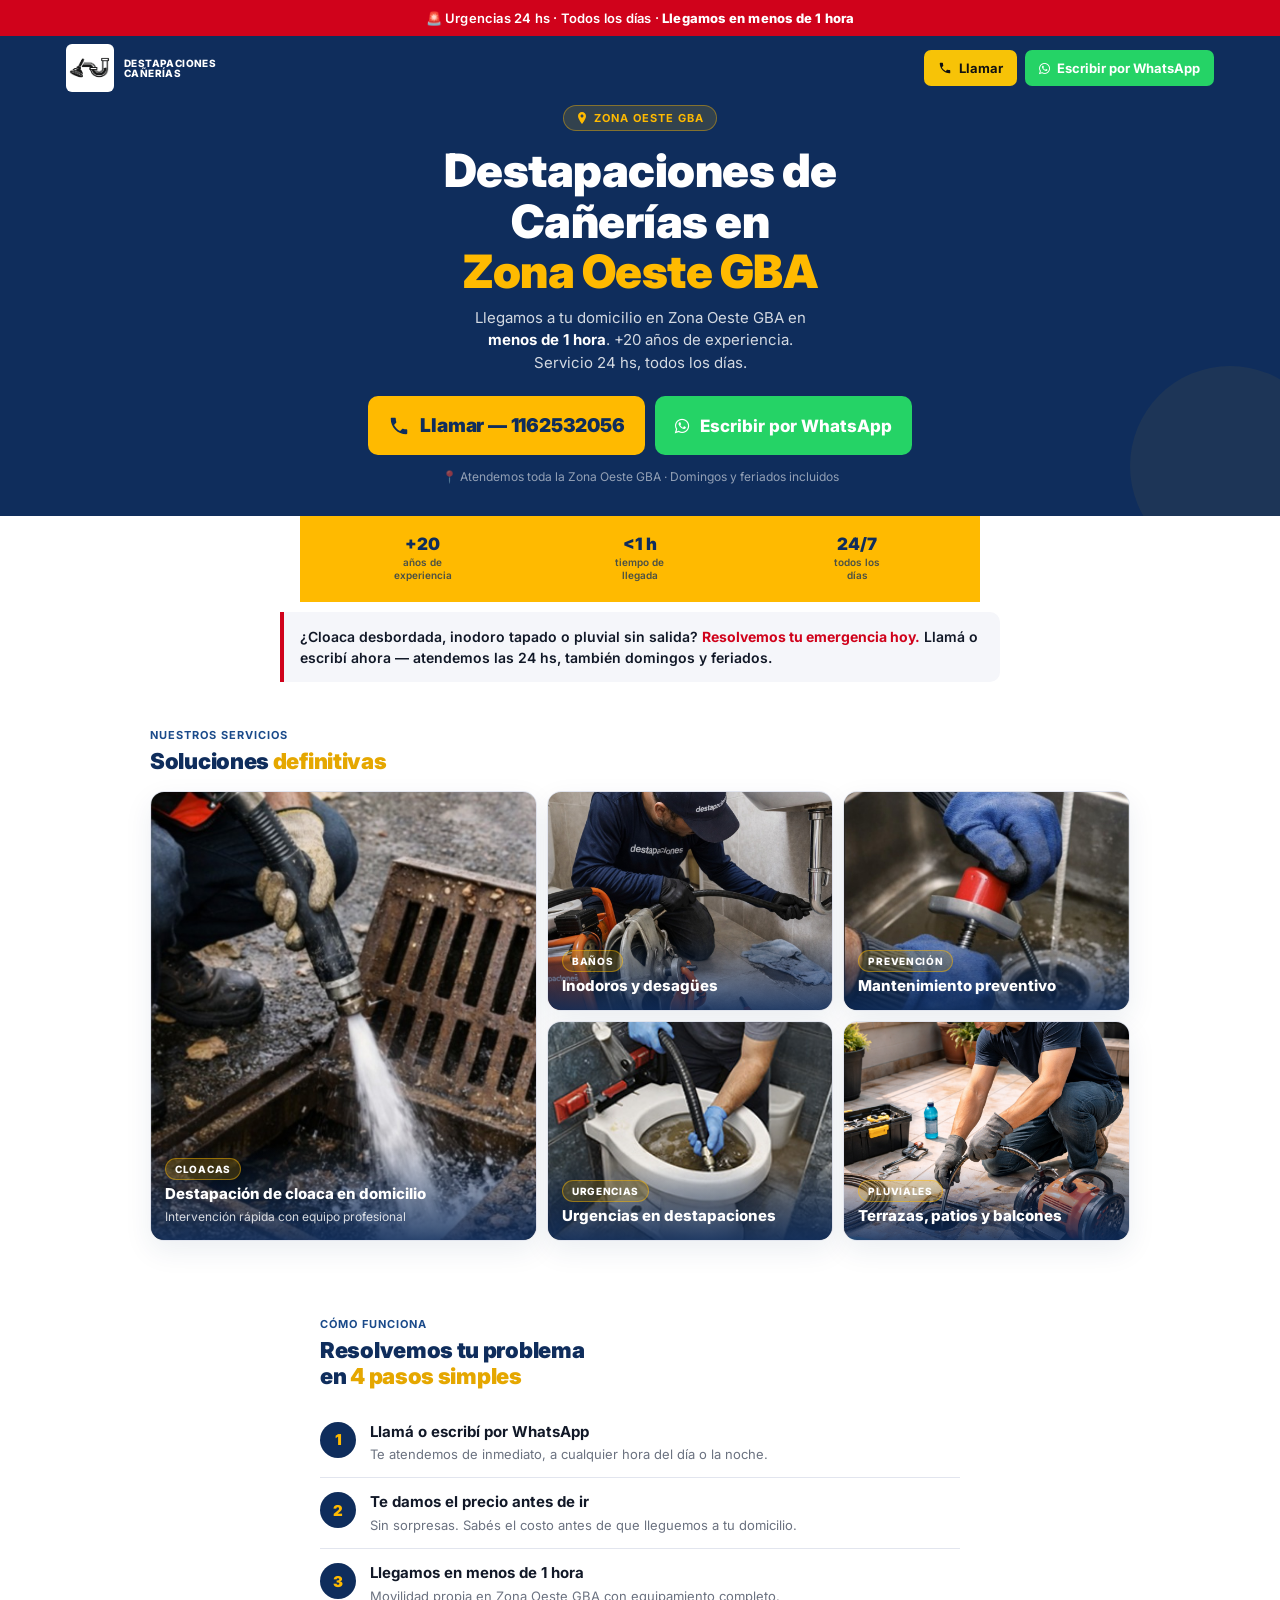
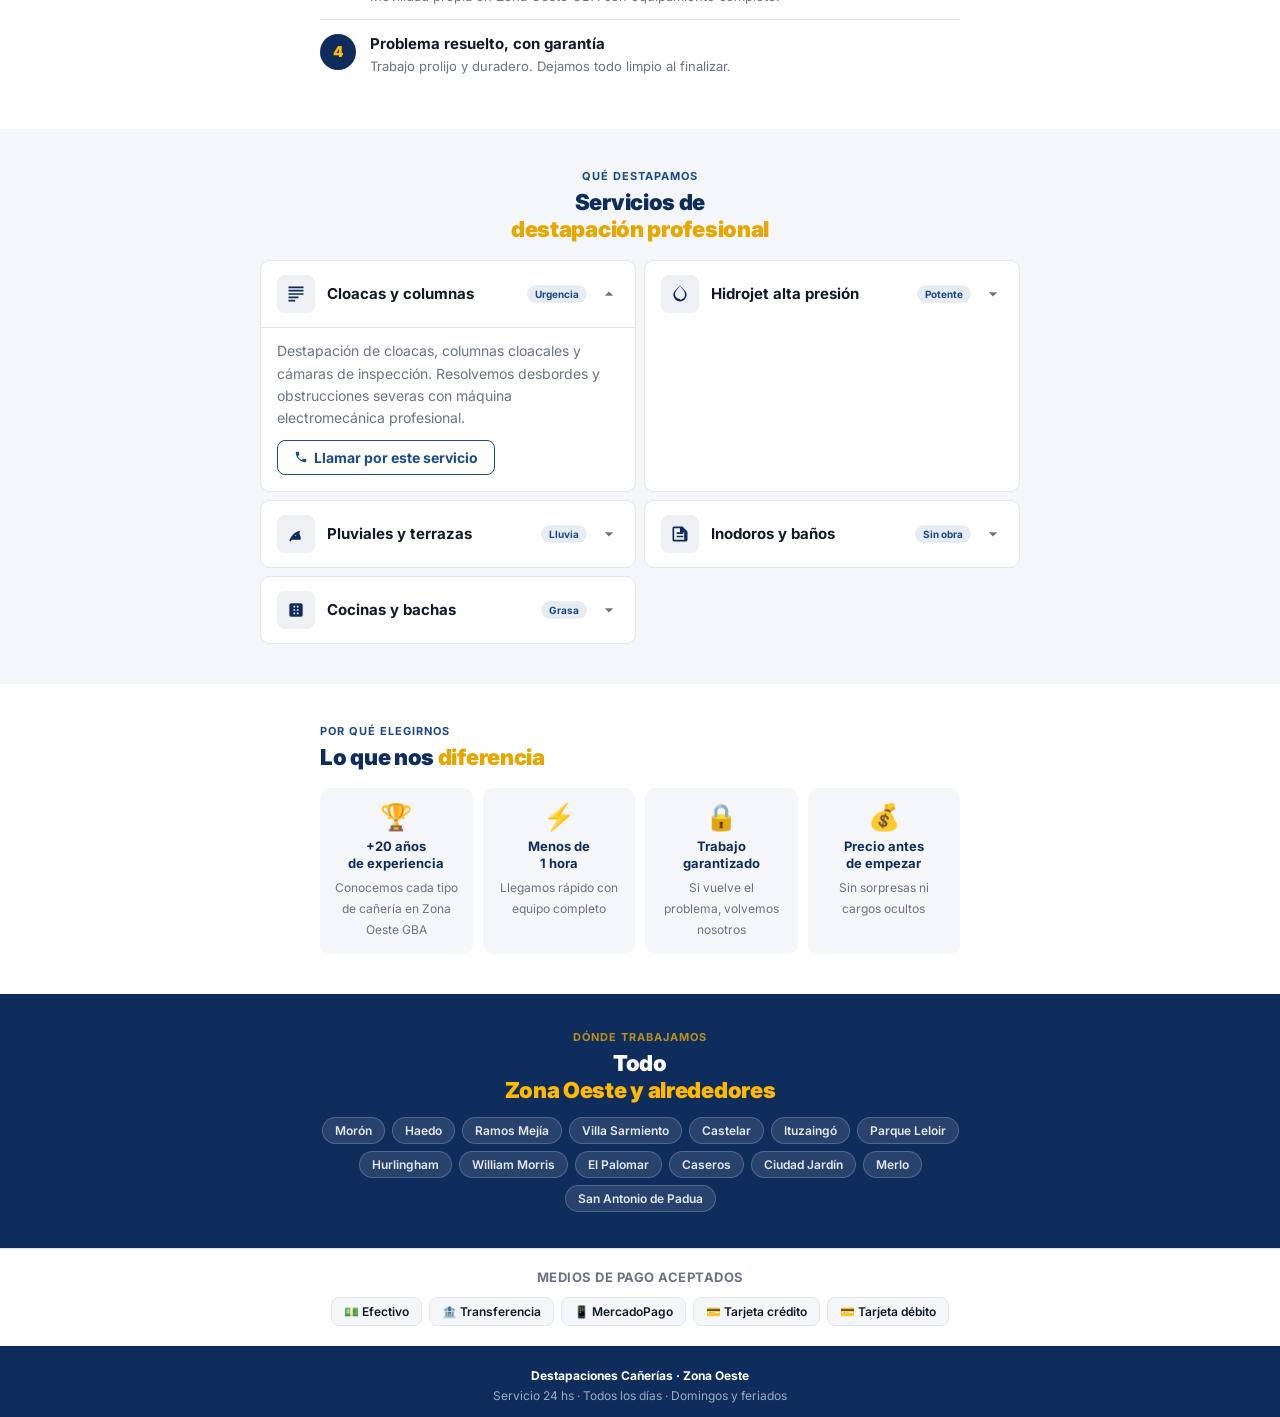
<file: zona-oeste/index.html>
<!DOCTYPE html>
<html lang="es">
<head>

    <!-- Google Tag Manager -->
<script>(function(w,d,s,l,i){w[l]=w[l]||[];w[l].push({'gtm.start':
new Date().getTime(),event:'gtm.js'});var f=d.getElementsByTagName(s)[0],
j=d.createElement(s),dl=l!='dataLayer'?'&l='+l:'';j.async=true;j.src=
'https://www.googletagmanager.com/gtm.js?id='+i+dl;f.parentNode.insertBefore(j,f);
})(window,document,'script','dataLayer','GTM-MP8WF4T');</script>
<!-- End Google Tag Manager -->
<meta charset="UTF-8">
<meta name="viewport" content="width=device-width, initial-scale=1.0">
<title>Destapaciones Cañerías Zona Oeste GBA | 24 hs | Llegamos en 1 hora</title>

<link rel="icon" type="image/png" href="img/logo2.png">
<link rel="shortcut icon" href="img/logo2.png" type="image/png">
<link rel="apple-touch-icon" href="img/logo2.png">



<meta name="description" content="Destapaciones de cañerías en Zona Oeste GBA. 24 hs todos los días. Llegamos en menos de 1 hora. Cloacas, pluviales, inodoros, cocinas. Llamá ahora.">
<link rel="preconnect" href="https://fonts.googleapis.com">
<link href="https://fonts.googleapis.com/css2?family=Inter:wght@400;500;600;700;800;900&display=swap" rel="stylesheet">
  <link rel="stylesheet" href="style.css">
  <link rel="stylesheet" href="https://cdnjs.cloudflare.com/ajax/libs/font-awesome/4.7.0/css/font-awesome.min.css">
<style>
/* =============================================
   RESET + BASE — mobile first, 390px canvas
   ============================================= */
*, *::before, *::after { box-sizing: border-box; margin: 0; padding: 0; }

:root {
  --azul:        #0F2D5C;
  --azul-med:    #1A4A8A;
  --amarillo:    #FFBA00;
  --amarillo-dk: #E5A700;
  --verde-wa:    #25D366;
  --rojo:        #D0021B;
  --gris-bg:     #F5F6FA;
  --gris-borde:  #E2E5EE;
  --texto:       #111827;
  --texto-sec:   #6B7280;
  --blanco:      #FFFFFF;
  --radio:       10px;
}

html { scroll-behavior: smooth; }

body {
  font-family: 'Inter', sans-serif;
  font-size: 16px;
  color: var(--texto);
  background: var(--blanco);
  /* espacio para barra flotante */
  padding-bottom: 80px;
}

a { text-decoration: none; }
img { display: block; width: 100%; }

/* =============================================
   BARRA TOP URGENCIA
   ============================================= */
.top-bar {
  background: var(--rojo);
  color: #fff;
  text-align: center;
  padding: 9px 16px;
  font-size: 13px;
  font-weight: 600;
  letter-spacing: 0.2px;
  line-height: 1.4;
}
.top-bar strong { font-weight: 800; }

/* =============================================
   HEADER — logo + tel compacto
   ============================================= */
.header {
  background: var(--azul);
  padding: 12px 16px;
  display: flex;
  align-items: center;
  justify-content: space-between;
  gap: 10px;
  position: sticky;
  top: 0;
  z-index: 100;
}
.logo {
  display: flex;
  align-items: center;
  gap: 9px;
  flex-shrink: 0;
}
.logo-badge {
  width: 38px; height: 38px;
  background: var(--amarillo);
  border-radius: 8px;
  display: flex; align-items: center; justify-content: center;
  flex-shrink: 0;
}
.logo-badge svg { width: 22px; height: 22px; }
.logo-nombre {
  font-size: 13px;
  font-weight: 800;
  color: #fff;
  line-height: 1.2;
  text-transform: uppercase;
  letter-spacing: 0.3px;
}
.logo-sub {
  font-size: 10px;
  color: rgba(255,255,255,0.6);
  font-weight: 500;
  margin-top: 1px;
}
.header-tel {
  display: flex;
  gap: 8px;
  flex-shrink: 0;
}
.hbtn {
  display: flex; align-items: center; gap: 6px;
  padding: 9px 14px;
  border-radius: 8px;
  font-size: 13px;
  font-weight: 700;
  cursor: pointer;
  border: none;
  white-space: nowrap;
}
.hbtn svg { width: 14px; height: 14px; flex-shrink: 0; }
.hbtn-tel  { background: var(--amarillo); color: var(--azul); }
.hbtn-wa   { background: var(--verde-wa); color: #fff; }

/* =============================================
   HERO — above the fold en 390px
   ============================================= */
.hero {
  background: var(--azul);
  padding: 28px 16px 32px;
  text-align: center;
  position: relative;
  overflow: hidden;
}
/* decoración sutil */
.hero::after {
  content: '';
  position: absolute;
  bottom: -50px; right: -50px;
  width: 200px; height: 200px;
  border-radius: 50%;
  background: rgba(255,186,0,0.06);
  pointer-events: none;
}

.hero-zona {
  display: inline-flex;
  align-items: center;
  gap: 6px;
  background: rgba(255,186,0,0.15);
  border: 1px solid rgba(255,186,0,0.4);
  color: var(--amarillo);
  font-size: 11px;
  font-weight: 700;
  letter-spacing: 1px;
  text-transform: uppercase;
  padding: 5px 12px;
  border-radius: 20px;
  margin-bottom: 14px;
}
.hero-zona svg { width: 12px; height: 12px; fill: var(--amarillo); }

.hero h1 {
  font-size: 30px;
  font-weight: 900;
  color: #fff;
  line-height: 1.1;
  letter-spacing: -0.5px;
  margin-bottom: 10px;
}
.hero h1 em { color: var(--amarillo); font-style: normal; }

.hero-sub {
  font-size: 15px;
  color: rgba(255,255,255,0.82);
  line-height: 1.5;
  margin-bottom: 22px;
  max-width: 340px;
  margin-left: auto;
  margin-right: auto;
}

/* CTAs — el llamar tiene que ser el más grande de la página */
.hero-ctas {
  display: flex;
  flex-direction: column;
  gap: 10px;
  max-width: 360px;
  margin: 0 auto;
}
.cta-llamar {
  display: flex; align-items: center; justify-content: center; gap: 10px;
  background: var(--amarillo);
  color: var(--azul);
  font-size: 19px;
  font-weight: 900;
  padding: 18px 20px;
  border-radius: var(--radio);
  border: none; cursor: pointer;
  animation: pulso 2.2s ease-in-out infinite;
  letter-spacing: -0.2px;
}
@keyframes pulso {
  0%,100% { box-shadow: 0 0 0 0 rgba(255,186,0,.45); }
  55%      { box-shadow: 0 0 0 12px rgba(255,186,0,0); }
}
.cta-llamar svg { width: 22px; height: 22px; flex-shrink: 0; }

.cta-wa {
  display: flex; align-items: center; justify-content: center; gap: 10px;
  background: var(--verde-wa);
  color: #fff;
  font-size: 17px;
  font-weight: 800;
  padding: 15px 20px;
  border-radius: var(--radio);
}
.cta-wa svg { width: 20px; height: 20px; flex-shrink: 0; }

.hero-nota {
  margin-top: 14px;
  font-size: 12px;
  color: rgba(255,255,255,0.55);
  position: relative; z-index: 1;
}

/* =============================================
   TRUST — 3 items horizontales, sin scroll
   ============================================= */
.trust {
  background: var(--amarillo);
  padding: 14px 16px;
  display: grid;
  grid-template-columns: repeat(3, 1fr);
  gap: 4px;
}
.trust-item {
  display: flex;
  flex-direction: column;
  align-items: center;
  text-align: center;
  gap: 3px;
  padding: 6px 4px;
}
.trust-num {
  font-size: 17px;
  font-weight: 900;
  color: var(--azul);
  line-height: 1;
}
.trust-lbl {
  font-size: 10px;
  font-weight: 600;
  color: rgba(15,45,92,0.75);
  line-height: 1.3;
  text-align: center;
}

/* =============================================
   URGENCIA BANNER — refuerzo emocional
   ============================================= */
.urgencia-banner {
  background: var(--gris-bg);
  border-left: 4px solid var(--rojo);
  margin: 20px 16px;
  border-radius: 0 var(--radio) var(--radio) 0;
  padding: 14px 16px;
}
.urgencia-banner p {
  font-size: 14px;
  font-weight: 600;
  color: var(--texto);
  line-height: 1.5;
}
.urgencia-banner p strong { color: var(--rojo); }

/* =============================================
   PASOS — 4 pasos compactos
   ============================================= */
.pasos {
  padding: 24px 16px;
}
.seccion-label {
  font-size: 11px;
  font-weight: 700;
  color: var(--azul-med);
  text-transform: uppercase;
  letter-spacing: 1px;
  margin-bottom: 6px;
}
.seccion-h2 {
  font-size: 22px;
  font-weight: 900;
  color: var(--azul);
  line-height: 1.2;
  margin-bottom: 18px;
  letter-spacing: -0.3px;
}
.seccion-h2 em { color: var(--amarillo-dk); font-style: normal; }

.pasos-lista {
  display: flex;
  flex-direction: column;
  gap: 0;
}
.paso {
  display: flex;
  align-items: flex-start;
  gap: 14px;
  padding: 14px 0;
  border-bottom: 1px solid var(--gris-borde);
}
.paso:last-child { border-bottom: none; }
.paso-n {
  width: 36px; height: 36px;
  background: var(--azul);
  border-radius: 50%;
  display: flex; align-items: center; justify-content: center;
  font-size: 15px;
  font-weight: 900;
  color: var(--amarillo);
  flex-shrink: 0;
}
.paso-txt strong {
  display: block;
  font-size: 15px;
  font-weight: 700;
  color: var(--texto);
  line-height: 1.3;
  margin-bottom: 2px;
}
.paso-txt span {
  font-size: 13px;
  color: var(--texto-sec);
  line-height: 1.4;
}

/* =============================================
   SERVICIOS — acordeón mobile
   ============================================= */
.servicios {
  background: var(--gris-bg);
  padding: 24px 16px;
}
.servicios-lista {
  display: flex;
  flex-direction: column;
  gap: 8px;
  margin-top: 16px;
}
.servicio {
  background: var(--blanco);
  border: 1px solid var(--gris-borde);
  border-radius: var(--radio);
  overflow: hidden;
}
.servicio-header {
  display: flex;
  align-items: center;
  gap: 12px;
  padding: 14px 16px;
  cursor: pointer;
  user-select: none;
  -webkit-tap-highlight-color: transparent;
}
.serv-ico {
  width: 38px; height: 38px;
  background: rgba(15,45,92,0.07);
  border-radius: 8px;
  display: flex; align-items: center; justify-content: center;
  flex-shrink: 0;
}
.serv-ico svg { width: 20px; height: 20px; fill: var(--azul); }
.serv-nombre {
  flex: 1;
  font-size: 15px;
  font-weight: 700;
  color: var(--texto);
  line-height: 1.3;
}
.serv-badge {
  font-size: 10px;
  font-weight: 700;
  color: var(--azul-med);
  background: rgba(26,74,138,0.1);
  padding: 3px 8px;
  border-radius: 10px;
  white-space: nowrap;
}
.serv-chevron {
  width: 20px; height: 20px;
  fill: var(--texto-sec);
  transition: transform 0.25s;
  flex-shrink: 0;
}
.servicio.open .serv-chevron { transform: rotate(180deg); }
.serv-body {
  display: none;
  padding: 0 16px 16px;
  border-top: 1px solid var(--gris-borde);
  padding-top: 12px;
}
.servicio.open .serv-body { display: block; }
.serv-body p {
  font-size: 14px;
  color: var(--texto-sec);
  line-height: 1.6;
}
.serv-cta-link {
  display: inline-flex;
  align-items: center;
  gap: 6px;
  margin-top: 10px;
  font-size: 14px;
  font-weight: 700;
  color: var(--azul-med);
  border: 1.5px solid var(--azul-med);
  padding: 8px 16px;
  border-radius: 8px;
}
.serv-cta-link svg { width: 14px; height: 14px; fill: var(--azul-med); }

/* =============================================
   GARANTIAS — iconos grandes
   ============================================= */
.garantias {
  padding: 24px 16px;
}
.garantias-grid {
  display: grid;
  grid-template-columns: 1fr 1fr;
  gap: 10px;
  margin-top: 16px;
}
.garantia-card {
  background: var(--gris-bg);
  border-radius: var(--radio);
  padding: 16px 14px;
  text-align: center;
}
.garantia-ico {
  font-size: 26px;
  margin-bottom: 8px;
  line-height: 1;
}
.garantia-card strong {
  display: block;
  font-size: 13px;
  font-weight: 700;
  color: var(--azul);
  line-height: 1.3;
  margin-bottom: 4px;
}
.garantia-card span {
  font-size: 12px;
  color: var(--texto-sec);
  line-height: 1.4;
}

/* =============================================
   COBERTURA — chips zona
   ============================================= */
.cobertura {
  background: var(--azul);
  padding: 24px 16px;
}
.cobertura .seccion-label { color: rgba(255,186,0,0.7); }
.cobertura .seccion-h2 { color: #fff; margin-bottom: 14px; }
.cobertura .seccion-h2 em { color: var(--amarillo); }
.chips {
  display: flex;
  flex-wrap: wrap;
  gap: 7px;
}
.chip {
  background: rgba(255,255,255,0.1);
  border: 1px solid rgba(255,255,255,0.2);
  color: rgba(255,255,255,0.88);
  font-size: 12px;
  font-weight: 600;
  padding: 5px 12px;
  border-radius: 20px;
}

/* =============================================
   FORMULARIO — minimalista, 3 campos
   ============================================= */
.form-section {
  padding: 24px 16px;
  background: var(--gris-bg);
}
.form-card {
  background: var(--blanco);
  border: 1px solid var(--gris-borde);
  border-radius: 14px;
  padding: 22px 18px;
}
.form-card .seccion-h2 { font-size: 20px; margin-bottom: 4px; }
.form-desc {
  font-size: 13px;
  color: var(--texto-sec);
  margin-bottom: 18px;
  line-height: 1.5;
}
.fgrupo { margin-bottom: 12px; }
.fgrupo label {
  display: block;
  font-size: 12px;
  font-weight: 700;
  color: var(--azul);
  text-transform: uppercase;
  letter-spacing: 0.5px;
  margin-bottom: 5px;
}
.fgrupo input,
.fgrupo select {
  width: 100%;
  padding: 13px 14px;
  border: 1.5px solid var(--gris-borde);
  border-radius: 8px;
  font-size: 16px; /* 16px evita zoom en iOS */
  font-family: 'Inter', sans-serif;
  color: var(--texto);
  background: var(--blanco);
  outline: none;
  -webkit-appearance: none;
  appearance: none;
  transition: border-color 0.2s;
}
.fgrupo input:focus,
.fgrupo select:focus { border-color: var(--azul); }

.btn-form {
  width: 100%;
  background: var(--azul);
  color: #fff;
  font-size: 16px;
  font-weight: 800;
  padding: 16px;
  border-radius: 8px;
  border: none;
  cursor: pointer;
  font-family: 'Inter', sans-serif;
  display: flex; align-items: center; justify-content: center; gap: 8px;
  margin-top: 4px;
  transition: background 0.15s;
}
.btn-form:active { background: var(--azul-med); }
.btn-form svg { width: 18px; height: 18px; }
.form-note {
  font-size: 11px;
  color: var(--texto-sec);
  text-align: center;
  margin-top: 10px;
  line-height: 1.5;
}

/* =============================================
   PAGOS
   ============================================= */
.pagos {
  padding: 20px 16px;
  text-align: center;
  border-top: 1px solid var(--gris-borde);
}
.pagos-titulo {
  font-size: 13px;
  font-weight: 700;
  color: var(--texto-sec);
  margin-bottom: 12px;
  text-transform: uppercase;
  letter-spacing: 0.5px;
}
.pagos-chips {
  display: flex;
  flex-wrap: wrap;
  justify-content: center;
  gap: 7px;
}
.pago-chip {
  background: var(--gris-bg);
  border: 1px solid var(--gris-borde);
  color: var(--texto);
  font-size: 12px;
  font-weight: 600;
  padding: 6px 12px;
  border-radius: 8px;
}

/* =============================================
   FOOTER
   ============================================= */
footer {
  background: var(--azul);
  color: rgba(255,255,255,0.6);
  text-align: center;
  padding: 20px 16px 10px;
  font-size: 12px;
  line-height: 1.7;
}
footer strong { color: #fff; }

/* =============================================
   CTA FIJO INFERIOR — la estrella del mobile
   ============================================= */
.cta-fijo {
  position: fixed;
  bottom: 0; left: 0; right: 0;
  z-index: 200;
  display: grid;
  grid-template-columns: 1fr 1fr;
  background: var(--blanco);
  border-top: 1.5px solid var(--gris-borde);
  padding: 10px 12px 14px;
  gap: 8px;
  /* safe area para iPhone X+ */
  padding-bottom: max(14px, env(safe-area-inset-bottom));
}
.fijo-btn {
  display: flex; align-items: center; justify-content: center; gap: 8px;
  padding: 14px 10px;
  border-radius: 10px;
  font-size: 15px;
  font-weight: 800;
  border: none;
  cursor: pointer;
  font-family: 'Inter', sans-serif;
  -webkit-tap-highlight-color: transparent;
  transition: opacity 0.15s;
}
.fijo-btn:active { opacity: 0.85; transform: scale(0.98); }
.fijo-btn svg { width: 18px; height: 18px; flex-shrink: 0; }
.fijo-tel { background: var(--amarillo); color: var(--azul); }
.fijo-wa  { background: var(--verde-wa); color: #fff; }

/* =============================================
   DESKTOP UPGRADE — de 680px para arriba
   ============================================= */
@media (min-width: 680px) {
  body { padding-bottom: 0; }

  .hero { padding: 52px 40px; }
  .hero h1 { font-size: 46px; }
  .hero-ctas {
    flex-direction: row;
    justify-content: center;
    max-width: none;
  }
  .cta-llamar, .cta-wa { flex: 0 0 auto; }

  .trust { grid-template-columns: repeat(3, 1fr); max-width: 680px; margin: 0 auto; }


  .pasos { padding: 40px; max-width: 720px; margin: 0 auto; }
  .servicios { padding: 40px; }
  .servicios-lista {
    display: grid;
    grid-template-columns: 1fr 1fr;
    max-width: 760px;
    margin: 16px auto 0;
  }
  .garantias { padding: 40px; max-width: 720px; margin: 0 auto; }
  .garantias-grid { grid-template-columns: repeat(4, 1fr); }
  .cobertura { padding: 36px 40px; }
  .form-section { padding: 40px; }
  .form-card { max-width: 520px; margin: 0 auto; }

  .cta-fijo { display: none; }

  .header-tel { gap: 10px; }
  .hbtn { font-size: 14px; padding: 10px 18px; }
}
</style>
</head>
<body>

   <!-- Google Tag Manager (noscript) -->
<noscript><iframe src="https://www.googletagmanager.com/ns.html?id=GTM-MP8WF4T"
height="0" width="0" style="display:none;visibility:hidden"></iframe></noscript>
<!-- End Google Tag Manager (noscript) -->

<!-- TOP BAR -->
<div class="top-bar">
  🚨 Urgencias 24 hs · Todos los días · <strong>Llegamos en menos de 1 hora</strong>
</div>

<!-- HEADER STICKY -->
<!-- HEADER STICKY -->
<header class="header">
  <div class="header-inner">
    <div class="logo">
      <div class="logo-badge">
    <img src="img/logo3.png" alt="Logo Destapaciones Cañerías" class="logo-img">
  </div>

      <div>
        <div class="logo-nombre">Destapaciones<br>Cañerías</div>
      </div>
    </div>

    <div class="header-tel">
      <a href="tel:1162532056" class="hbtn hbtn-tel">
        <svg viewBox="0 0 24 24" fill="currentColor">
          <path d="M6.6 10.8c1.4 2.8 3.8 5.1 6.6 6.6l2.2-2.2c.27-.27.67-.36 1.02-.24 1.12.37 2.33.57 3.58.57.55 0 1 .45 1 1V20c0 .55-.45 1-1 1-9.39 0-17-7.61-17-17 0-.55.45-1 1-1h3.5c.55 0 1 .45 1 1 0 1.26.2 2.47.57 3.6.11.33.03.7-.25.98L6.6 10.8z"/>
        </svg>
        Llamar
      </a>

      <a href="https://wa.me/541162532056" class="hbtn hbtn-wa" target="_blank" rel="noopener">
        <i class="fa fa-whatsapp whatsapp-icon" aria-hidden="true"></i>
        <span>Escribir por WhatsApp</span>
      </a>
    </div>
  </div>
</header>


<!-- HERO -->
<section class="hero">
  <div class="hero-zona">
    <svg viewBox="0 0 12 12"><path d="M6 0C3.79 0 2 1.79 2 4c0 3 4 8 4 8s4-5 4-8c0-2.21-1.79-4-4-4zm0 5.5C5.17 5.5 4.5 4.83 4.5 4S5.17 2.5 6 2.5 7.5 3.17 7.5 4 6.83 5.5 6 5.5z"/></svg>
    Zona Oeste GBA
  </div>

  <h1>Destapaciones de<br>Cañerías en<br><em>Zona Oeste GBA</em></h1>

  <p class="hero-sub">Llegamos a tu domicilio en Zona Oeste GBA en <strong style="color:#fff;">menos de 1 hora</strong>. +20 años de experiencia. Servicio 24 hs, todos los días.</p>

  <div class="hero-ctas">
    <a href="tel:1162532056" class="cta-llamar">
      <svg viewBox="0 0 24 24" fill="currentColor"><path d="M6.6 10.8c1.4 2.8 3.8 5.1 6.6 6.6l2.2-2.2c.27-.27.67-.36 1.02-.24 1.12.37 2.33.57 3.58.57.55 0 1 .45 1 1V20c0 .55-.45 1-1 1-9.39 0-17-7.61-17-17 0-.55.45-1 1-1h3.5c.55 0 1 .45 1 1 0 1.26.2 2.47.57 3.6.11.33.03.7-.25.98L6.6 10.8z"/></svg>
      Llamar — 1162532056
    </a>
    <a href="https://wa.me/541162532056" class="cta-wa" target="_blank" rel="noopener">
      <i class="fa fa-whatsapp whatsapp-icon" aria-hidden="true"></i>
        <span>Escribir por WhatsApp</span> </a>
  </div>

  <p class="hero-nota">📍 Atendemos toda la Zona Oeste GBA · Domingos y feriados incluidos</p>
</section>

<!-- TRUST BAR -->
<div class="trust">
  <div class="trust-item">
    <span class="trust-num">+20</span>
    <span class="trust-lbl">años de<br>experiencia</span>
  </div>
  <div class="trust-item">
    <span class="trust-num">&lt;1 h</span>
    <span class="trust-lbl">tiempo de<br>llegada</span>
  </div>
  <div class="trust-item">
    <span class="trust-num">24/7</span>
    <span class="trust-lbl">todos los<br>días</span>
  </div>
</div>

<!-- URGENCIA REFUERZO -->
<div class="urgencia-banner">
  <p>¿Cloaca desbordada, inodoro tapado o pluvial sin salida? <strong>Resolvemos tu emergencia hoy.</strong> Llamá o escribí ahora — atendemos las 24 hs, también domingos y feriados.</p>
</div>




<!-- TRABAJOS REALES -->
<section class="trabajos-preview">
  <div class="trabajos-preview-inner">
        <div class="seccion-label">Nuestros servicios</div>
    <h2 class="seccion-h2">Soluciones <em>definitivas</em></h2>

    <div class="trabajos-grid">
      <article class="trabajo-card trabajo-card--grande">
        <img src="img/cloacas.jpeg" alt="Destapación de cloaca en domicilio" loading="lazy">
        <div class="trabajo-info">
          <span class="trabajo-tag">Cloacas</span>
          <strong>Destapación de cloaca en domicilio</strong>
          <span>Intervención rápida con equipo profesional</span>
        </div>
      </article>

      <article class="trabajo-card">
        <img src="img/banio2.jpeg" alt="Trabajo de destapación en baño" loading="lazy">
        <div class="trabajo-info">
          <span class="trabajo-tag">Baños</span>
          <strong>Inodoros y desagües</strong>
        </div>
      </article>
       <article class="trabajo-card">
        <img src="img/cocina.jpeg" alt="Trabajo de destapación en baño" loading="lazy">
        <div class="trabajo-info">
          <span class="trabajo-tag">Prevención</span>
          <strong>Mantenimiento preventivo</strong>
        </div>
      </article> <article class="trabajo-card">
        <img src="img/banio.jpg" alt="Trabajo de destapación en baño" loading="lazy">
        <div class="trabajo-info">
          <span class="trabajo-tag">Urgencias</span>
          <strong>Urgencias en destapaciones</strong>
        </div>
      </article>

      <article class="trabajo-card">
        <img src="img/terraza.png" alt="Destapación de pluvial y terraza" loading="lazy">
        <div class="trabajo-info">
          <span class="trabajo-tag">Pluviales</span>
          <strong>Terrazas, patios y balcones</strong>
        </div>
      </article>
    </div>
  </div>
</section>







<!-- PASOS -->
<section class="pasos">
  <div class="seccion-label">Cómo funciona</div>
  <h2 class="seccion-h2">Resolvemos tu problema<br>en <em>4 pasos simples</em></h2>
  <div class="pasos-lista">
    <div class="paso">
      <div class="paso-n">1</div>
      <div class="paso-txt">
        <strong>Llamá o escribí por WhatsApp</strong>
        <span>Te atendemos de inmediato, a cualquier hora del día o la noche.</span>
      </div>
    </div>
    <div class="paso">
      <div class="paso-n">2</div>
      <div class="paso-txt">
        <strong>Te damos el precio antes de ir</strong>
        <span>Sin sorpresas. Sabés el costo antes de que lleguemos a tu domicilio.</span>
      </div>
    </div>
    <div class="paso">
      <div class="paso-n">3</div>
      <div class="paso-txt">
        <strong>Llegamos en menos de 1 hora</strong>
        <span>Movilidad propia en Zona Oeste GBA con equipamiento completo.</span>
      </div>
    </div>
    <div class="paso">
      <div class="paso-n">4</div>
      <div class="paso-txt">
        <strong>Problema resuelto, con garantía</strong>
        <span>Trabajo prolijo y duradero. Dejamos todo limpio al finalizar.</span>
      </div>
    </div>
  </div>
</section>

<!-- SERVICIOS ACORDEÓN -->
<section class="servicios">
   <div class="seccion-label1">
  <div class="seccion-label">Qué destapamos</div>
  <h2 class="seccion-h2">Servicios de<br><em>destapación profesional</em></h2>
  </div>
  <div class="servicios-lista" id="serviciosList">

    <div class="servicio open">
      <div class="servicio-header" onclick="toggleServicio(this)">
        <div class="serv-ico">
          <svg viewBox="0 0 24 24"><path d="M3 3h18v2H3zm0 4h18v2H3zm0 4h18v2H3zm0 4h12v2H3zm0 4h8v2H3z"/></svg>
        </div>
        <span class="serv-nombre">Cloacas y columnas</span>
        <span class="serv-badge">Urgencia</span>
        <svg class="serv-chevron" viewBox="0 0 24 24"><path d="M7 10l5 5 5-5z"/></svg>
      </div>
      <div class="serv-body">
        <p>Destapación de cloacas, columnas cloacales y cámaras de inspección. Resolvemos desbordes y obstrucciones severas con máquina electromecánica profesional.</p>
        <a href="tel:1162532056" class="serv-cta-link">
          <svg viewBox="0 0 24 24"><path d="M6.6 10.8c1.4 2.8 3.8 5.1 6.6 6.6l2.2-2.2c.27-.27.67-.36 1.02-.24 1.12.37 2.33.57 3.58.57.55 0 1 .45 1 1V20c0 .55-.45 1-1 1-9.39 0-17-7.61-17-17 0-.55.45-1 1-1h3.5c.55 0 1 .45 1 1 0 1.26.2 2.47.57 3.6.11.33.03.7-.25.98L6.6 10.8z"/></svg>
          Llamar por este servicio
        </a>
      </div>
    </div>

    <div class="servicio">
      <div class="servicio-header" onclick="toggleServicio(this)">
        <div class="serv-ico">
          <svg viewBox="0 0 24 24"><path d="M12 2C8 6 4 9 4 13a8 8 0 0016 0c0-4-4-7-8-11zm0 16a6 6 0 01-6-6c0-2.8 2.4-5.4 6-9.3C15.6 6.6 18 9.2 18 13a6 6 0 01-6 6z"/></svg>
        </div>
        <span class="serv-nombre">Hidrojet alta presión</span>
        <span class="serv-badge">Potente</span>
        <svg class="serv-chevron" viewBox="0 0 24 24"><path d="M7 10l5 5 5-5z"/></svg>
      </div>
      <div class="serv-body">
        <p>Limpieza profunda con agua a alta presión. Elimina grasa acumulada, raíces, sedimentos y obstrucciones que la máquina convencional no puede resolver.</p>
        <a href="tel:1162532056" class="serv-cta-link">
          <svg viewBox="0 0 24 24"><path d="M6.6 10.8c1.4 2.8 3.8 5.1 6.6 6.6l2.2-2.2c.27-.27.67-.36 1.02-.24 1.12.37 2.33.57 3.58.57.55 0 1 .45 1 1V20c0 .55-.45 1-1 1-9.39 0-17-7.61-17-17 0-.55.45-1 1-1h3.5c.55 0 1 .45 1 1 0 1.26.2 2.47.57 3.6.11.33.03.7-.25.98L6.6 10.8z"/></svg>
          Llamar por este servicio
        </a>
      </div>
    </div>

    <div class="servicio">
      <div class="servicio-header" onclick="toggleServicio(this)">
        <div class="serv-ico">
          <svg viewBox="0 0 24 24"><path d="M17 8C8 10 5.9 16.17 3.82 19.82L5.71 21l1-2h10.58c.35-.81.54-1.81.41-3C17.28 13.65 15 12 17 8zM11.67 13.6C12.93 12.1 15 11 17 8c0 0-5 2-5 7 0 0-1.5-1.7-2.33-1.4z"/></svg>
        </div>
        <span class="serv-nombre">Pluviales y terrazas</span>
        <span class="serv-badge">Lluvia</span>
        <svg class="serv-chevron" viewBox="0 0 24 24"><path d="M7 10l5 5 5-5z"/></svg>
      </div>
      <div class="serv-body">
        <p>Destapación de cañerías pluviales en terrazas, balcones, patios y galpones. Prevenimos inundaciones antes de que lleguen las lluvias.</p>
        <a href="tel:1162532056" class="serv-cta-link">
          <svg viewBox="0 0 24 24"><path d="M6.6 10.8c1.4 2.8 3.8 5.1 6.6 6.6l2.2-2.2c.27-.27.67-.36 1.02-.24 1.12.37 2.33.57 3.58.57.55 0 1 .45 1 1V20c0 .55-.45 1-1 1-9.39 0-17-7.61-17-17 0-.55.45-1 1-1h3.5c.55 0 1 .45 1 1 0 1.26.2 2.47.57 3.6.11.33.03.7-.25.98L6.6 10.8z"/></svg>
          Llamar por este servicio
        </a>
      </div>
    </div>

    <div class="servicio">
      <div class="servicio-header" onclick="toggleServicio(this)">
        <div class="serv-ico">
          <svg viewBox="0 0 24 24"><path d="M9 3H5C3.9 3 3 3.9 3 5v14c0 1.1.9 2 2 2h14c1.1 0 2-.9 2-2V9l-6-6H9zm5 16H5V5h7v5h5v9zM8 14h8v2H8zm0-4h8v2H8z"/></svg>
        </div>
        <span class="serv-nombre">Inodoros y baños</span>
        <span class="serv-badge">Sin obra</span>
        <svg class="serv-chevron" viewBox="0 0 24 24"><path d="M7 10l5 5 5-5z"/></svg>
      </div>
      <div class="serv-body">
        <p>Destapación de inodoros, bidés, duchas y bañeras. Solución rápida y sin romper pisos ni paredes. Ideal para departamentos y casas.</p>
        <a href="tel:1162532056" class="serv-cta-link">
          <svg viewBox="0 0 24 24"><path d="M6.6 10.8c1.4 2.8 3.8 5.1 6.6 6.6l2.2-2.2c.27-.27.67-.36 1.02-.24 1.12.37 2.33.57 3.58.57.55 0 1 .45 1 1V20c0 .55-.45 1-1 1-9.39 0-17-7.61-17-17 0-.55.45-1 1-1h3.5c.55 0 1 .45 1 1 0 1.26.2 2.47.57 3.6.11.33.03.7-.25.98L6.6 10.8z"/></svg>
          Llamar por este servicio
        </a>
      </div>
    </div>

    <div class="servicio">
      <div class="servicio-header" onclick="toggleServicio(this)">
        <div class="serv-ico">
          <svg viewBox="0 0 24 24"><path d="M18 4H6a2 2 0 00-2 2v12a2 2 0 002 2h12a2 2 0 002-2V6a2 2 0 00-2-2zm-7 13H9v-2h2v2zm0-4H9v-2h2v2zm0-4H9V7h2v2zm4 8h-2v-2h2v2zm0-4h-2v-2h2v2zm0-4h-2V7h2v2z"/></svg>
        </div>
        <span class="serv-nombre">Cocinas y bachas</span>
        <span class="serv-badge">Grasa</span>
        <svg class="serv-chevron" viewBox="0 0 24 24"><path d="M7 10l5 5 5-5z"/></svg>
      </div>
      <div class="serv-body">
        <p>Eliminamos obstrucciones de grasa, restos orgánicos y depósitos en cañerías de cocinas, bachas y lavaderos residenciales y gastronómicos.</p>
        <a href="tel:1162532056" class="serv-cta-link">
          <svg viewBox="0 0 24 24"><path d="M6.6 10.8c1.4 2.8 3.8 5.1 6.6 6.6l2.2-2.2c.27-.27.67-.36 1.02-.24 1.12.37 2.33.57 3.58.57.55 0 1 .45 1 1V20c0 .55-.45 1-1 1-9.39 0-17-7.61-17-17 0-.55.45-1 1-1h3.5c.55 0 1 .45 1 1 0 1.26.2 2.47.57 3.6.11.33.03.7-.25.98L6.6 10.8z"/></svg>
          Llamar por este servicio
        </a>
      </div>
    </div>

  </div>
</section>

<!-- GARANTÍAS -->
<section class="garantias">
  <div class="seccion-label">Por qué elegirnos</div>
  <h2 class="seccion-h2">Lo que nos <em>diferencia</em></h2>
  <div class="garantias-grid">
    <div class="garantia-card">
      <div class="garantia-ico">🏆</div>
      <strong>+20 años<br>de experiencia</strong>
      <span>Conocemos cada tipo de cañería en Zona Oeste GBA</span>
    </div>
    <div class="garantia-card">
      <div class="garantia-ico">⚡</div>
      <strong>Menos de<br>1 hora</strong>
      <span>Llegamos rápido con equipo completo</span>
    </div>
    <div class="garantia-card">
      <div class="garantia-ico">🔒</div>
      <strong>Trabajo<br>garantizado</strong>
      <span>Si vuelve el problema, volvemos nosotros</span>
    </div>
    <div class="garantia-card">
      <div class="garantia-ico">💰</div>
      <strong>Precio antes<br>de empezar</strong>
      <span>Sin sorpresas ni cargos ocultos</span>
    </div>
  </div>
</section>

<!-- COBERTURA -->
<section class="cobertura">
  <div class="seccion-label1">
  <div class="seccion-label">Dónde trabajamos</div>
  <h2 class="seccion-h2">Todo<br><em>Zona Oeste y alrededores</em></h2>
  </div>
 <div class="chips">
  <span class="chip">Morón</span>
  <span class="chip">Haedo</span>
  <span class="chip">Ramos Mejía</span>
  <span class="chip">Villa Sarmiento</span>
  <span class="chip">Castelar</span>
  <span class="chip">Ituzaingó</span>
  <span class="chip">Parque Leloir</span>
  <span class="chip">Hurlingham</span>
  <span class="chip">William Morris</span>
  <span class="chip">El Palomar</span>
  <span class="chip">Caseros</span>
  <span class="chip">Ciudad Jardín</span>
  <span class="chip">Merlo</span>
  <span class="chip">San Antonio de Padua</span>
</div>
</section>


<!-- PAGOS -->
<section class="pagos">
  <p class="pagos-titulo">Medios de pago aceptados</p>
  <div class="pagos-chips">
    <span class="pago-chip">💵 Efectivo</span>
    <span class="pago-chip">🏦 Transferencia</span>
    <span class="pago-chip">📱 MercadoPago</span>
    <span class="pago-chip">💳 Tarjeta crédito</span>
    <span class="pago-chip">💳 Tarjeta débito</span>
  </div>
</section>

<!-- FOOTER -->
<footer>
  <strong>Destapaciones Cañerías · Zona Oeste</strong><br>
  Servicio 24 hs · Todos los días · Domingos y feriados<br>

</footer>

<!-- CTA FIJO INFERIOR — siempre visible en mobile -->
<div class="cta-fijo">
  <a href="tel:1162532056" class="fijo-btn fijo-tel">
    <svg viewBox="0 0 24 24" fill="currentColor"><path d="M6.6 10.8c1.4 2.8 3.8 5.1 6.6 6.6l2.2-2.2c.27-.27.67-.36 1.02-.24 1.12.37 2.33.57 3.58.57.55 0 1 .45 1 1V20c0 .55-.45 1-1 1-9.39 0-17-7.61-17-17 0-.55.45-1 1-1h3.5c.55 0 1 .45 1 1 0 1.26.2 2.47.57 3.6.11.33.03.7-.25.98L6.6 10.8z"/></svg>
    ☎ Llamar ahora
  </a>
  <a href="https://wa.me/541162532056" class="fijo-btn fijo-wa" target="_blank" rel="noopener">
    <svg viewBox="0 0 24 24" fill="currentColor"><path d="M17.5 14.4c-.3-.1-1.7-.85-2-.95-.3-.1-.5-.15-.7.15s-.8 1-.98 1.2c-.18.2-.37.22-.67.07-1.88-.94-3.12-2.5-3.44-2.93-.32-.5.3-.7.9-1.88.1-.2 0-.4-.07-.52-.08-.12-.7-1.78-1-2.37-.25-.6-.5-.5-.7-.5h-.58c-.2 0-.52.07-.8.37C8.42 7.45 7.5 8.3 7.5 10.04s1.04 3.47 1.18 3.7c.15.25 2.05 3.13 4.96 4.39.7.3 1.24.48 1.66.6.7.2 1.34.17 1.84.1.56-.07 1.73-.7 1.97-1.38.24-.68.24-1.26.17-1.38-.07-.12-.26-.2-.56-.34zM12.05 2C6.54 2 2.06 6.48 2.06 12c0 1.88.52 3.63 1.42 5.13L2 22l4.98-1.3A9.9 9.9 0 0012.05 22C17.56 22 22 17.52 22 12S17.56 2 12.05 2z"/></svg>
    WhatsApp
  </a>
</div>

<script>
function toggleServicio(header) {
  const card = header.parentElement;
  card.classList.toggle('open');
}
</script>
</body>
</html>
</file>
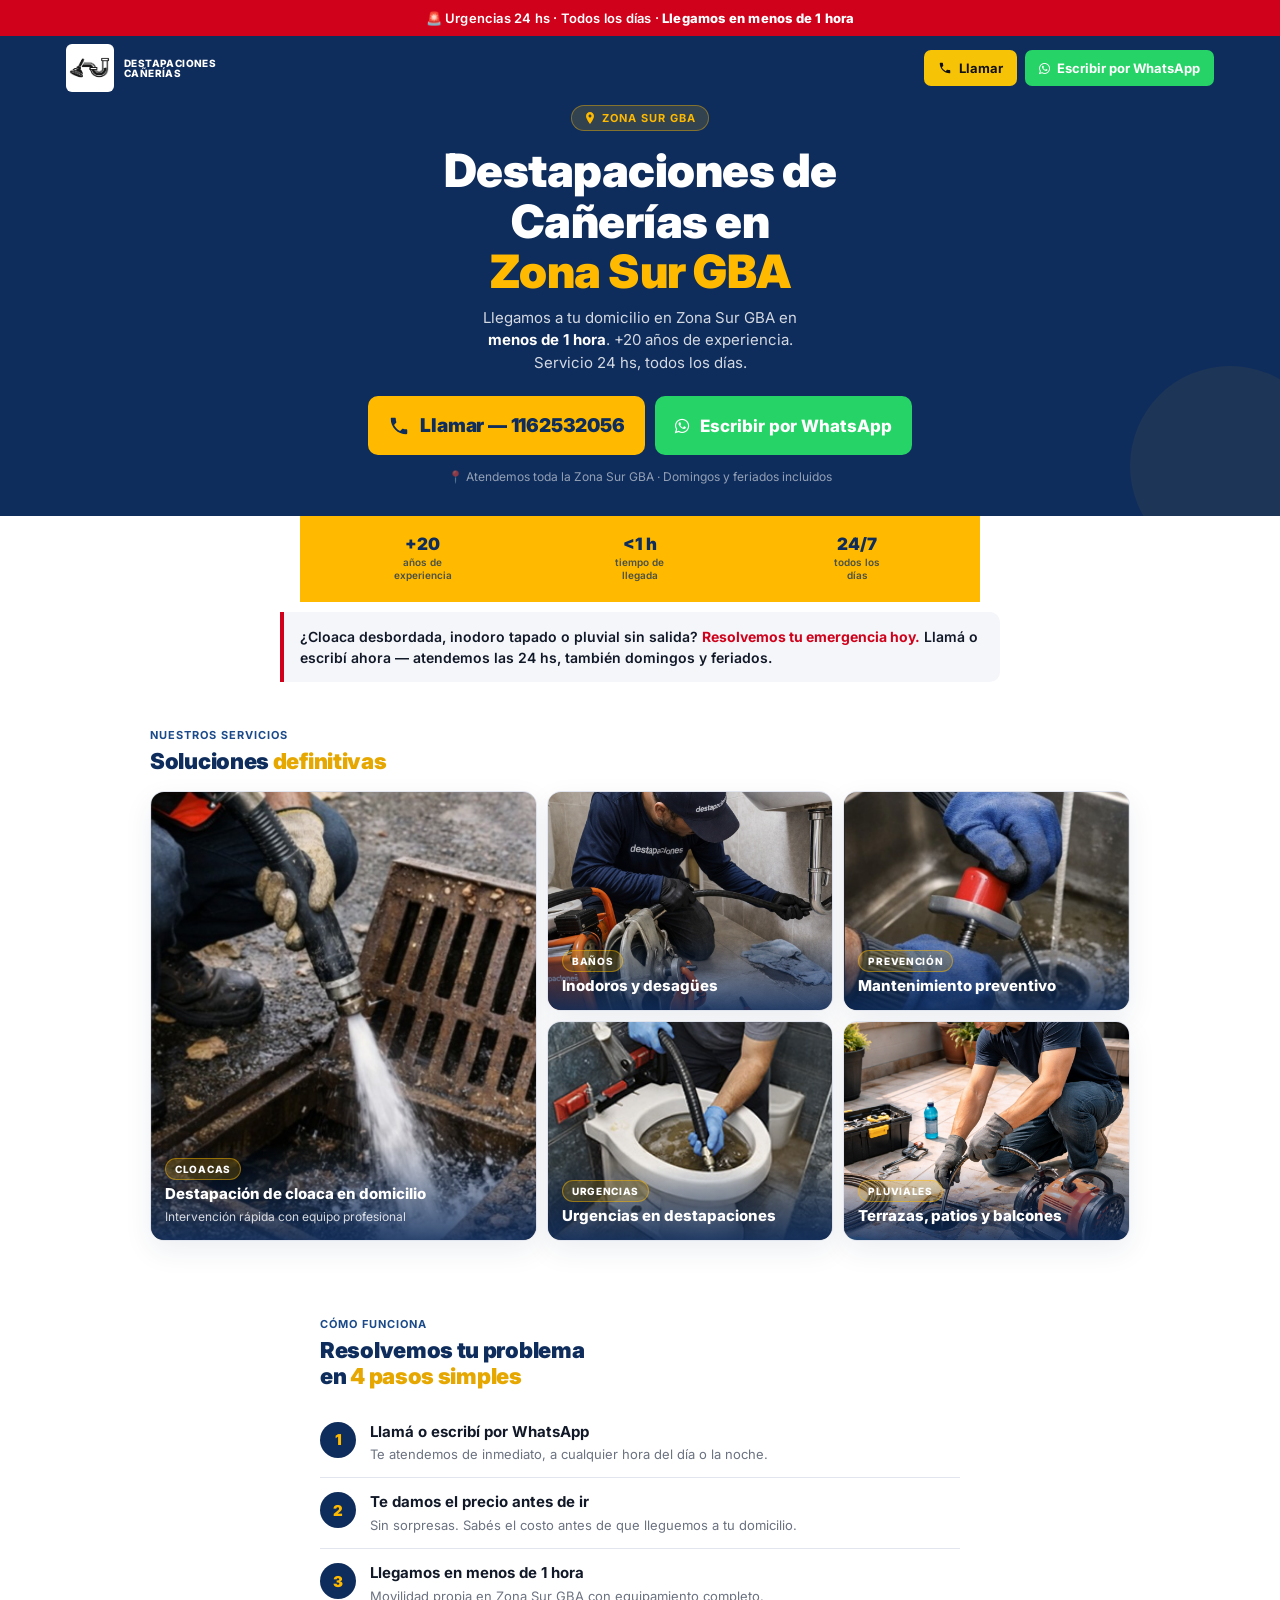
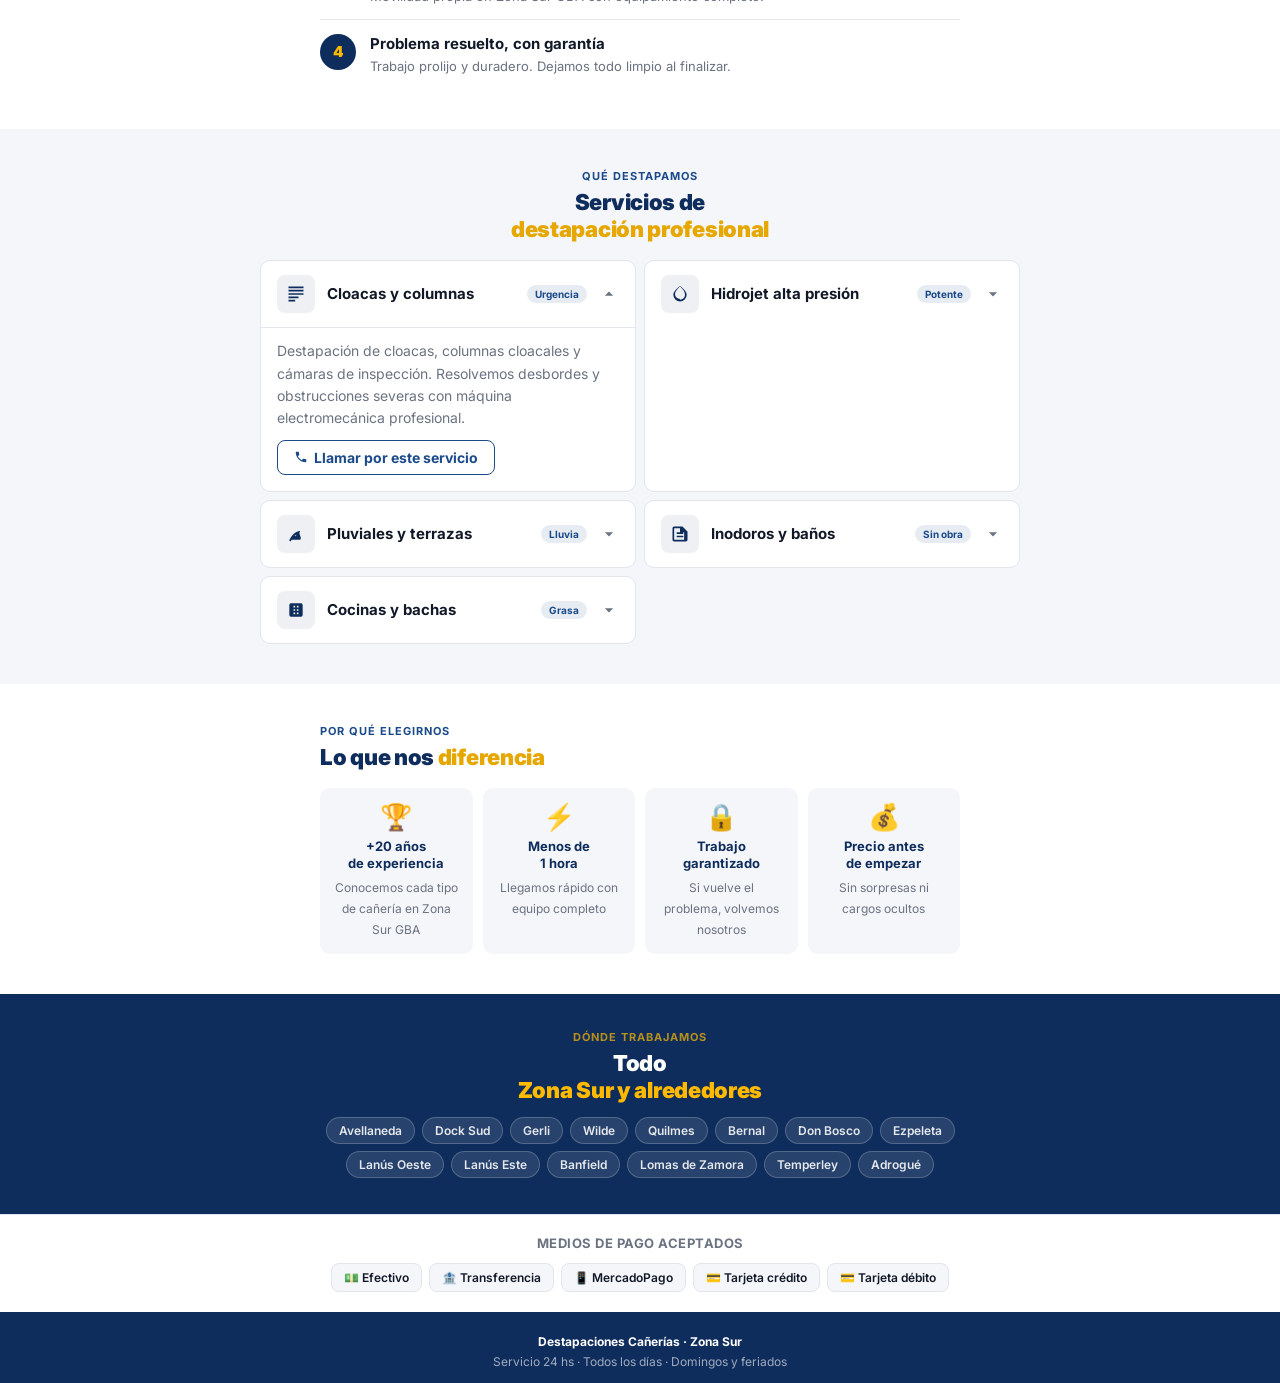
<file: zona-sur/index.html>
<!DOCTYPE html>
<html lang="es">
<head>

     <!-- Google Tag Manager -->
<script>(function(w,d,s,l,i){w[l]=w[l]||[];w[l].push({'gtm.start':
new Date().getTime(),event:'gtm.js'});var f=d.getElementsByTagName(s)[0],
j=d.createElement(s),dl=l!='dataLayer'?'&l='+l:'';j.async=true;j.src=
'https://www.googletagmanager.com/gtm.js?id='+i+dl;f.parentNode.insertBefore(j,f);
})(window,document,'script','dataLayer','GTM-MP8WF4T');</script>
<!-- End Google Tag Manager -->


<meta charset="UTF-8">
<meta name="viewport" content="width=device-width, initial-scale=1.0">
<title>Destapaciones Cañerías Zona Sur GBA | 24 hs | Llegamos en 1 hora</title>

<link rel="icon" type="image/png" href="img/logo2.png">
<link rel="shortcut icon" href="img/logo2.png" type="image/png">
<link rel="apple-touch-icon" href="img/logo2.png">


<meta name="description" content="Destapaciones de cañerías en Zona Sur GBA. 24 hs todos los días. Llegamos en menos de 1 hora. Cloacas, pluviales, inodoros, cocinas. Llamá ahora.">
<link rel="preconnect" href="https://fonts.googleapis.com">
<link href="https://fonts.googleapis.com/css2?family=Inter:wght@400;500;600;700;800;900&display=swap" rel="stylesheet">
  <link rel="stylesheet" href="style.css">

  <link rel="stylesheet" href="https://cdnjs.cloudflare.com/ajax/libs/font-awesome/4.7.0/css/font-awesome.min.css">
<style>
/* =============================================
   RESET + BASE — mobile first, 390px canvas
   ============================================= */
*, *::before, *::after { box-sizing: border-box; margin: 0; padding: 0; }

:root {
  --azul:        #0F2D5C;
  --azul-med:    #1A4A8A;
  --amarillo:    #FFBA00;
  --amarillo-dk: #E5A700;
  --verde-wa:    #25D366;
  --rojo:        #D0021B;
  --gris-bg:     #F5F6FA;
  --gris-borde:  #E2E5EE;
  --texto:       #111827;
  --texto-sec:   #6B7280;
  --blanco:      #FFFFFF;
  --radio:       10px;
}

html { scroll-behavior: smooth; }

body {
  font-family: 'Inter', sans-serif;
  font-size: 16px;
  color: var(--texto);
  background: var(--blanco);
  /* espacio para barra flotante */
  padding-bottom: 80px;
}

a { text-decoration: none; }
img { display: block; width: 100%; }

/* =============================================
   BARRA TOP URGENCIA
   ============================================= */
.top-bar {
  background: var(--rojo);
  color: #fff;
  text-align: center;
  padding: 9px 16px;
  font-size: 13px;
  font-weight: 600;
  letter-spacing: 0.2px;
  line-height: 1.4;
}
.top-bar strong { font-weight: 800; }

/* =============================================
   HEADER — logo + tel compacto
   ============================================= */
.header {
  background: var(--azul);
  padding: 12px 16px;
  display: flex;
  align-items: center;
  justify-content: space-between;
  gap: 10px;
  position: sticky;
  top: 0;
  z-index: 100;
}
.logo {
  display: flex;
  align-items: center;
  gap: 9px;
  flex-shrink: 0;
}
.logo-badge {
  width: 38px; height: 38px;
  background: var(--amarillo);
  border-radius: 8px;
  display: flex; align-items: center; justify-content: center;
  flex-shrink: 0;
}
.logo-badge svg { width: 22px; height: 22px; }
.logo-nombre {
  font-size: 13px;
  font-weight: 800;
  color: #fff;
  line-height: 1.2;
  text-transform: uppercase;
  letter-spacing: 0.3px;
}
.logo-sub {
  font-size: 10px;
  color: rgba(255,255,255,0.6);
  font-weight: 500;
  margin-top: 1px;
}
.header-tel {
  display: flex;
  gap: 8px;
  flex-shrink: 0;
}
.hbtn {
  display: flex; align-items: center; gap: 6px;
  padding: 9px 14px;
  border-radius: 8px;
  font-size: 13px;
  font-weight: 700;
  cursor: pointer;
  border: none;
  white-space: nowrap;
}
.hbtn svg { width: 14px; height: 14px; flex-shrink: 0; }
.hbtn-tel  { background: var(--amarillo); color: var(--azul); }
.hbtn-wa   { background: var(--verde-wa); color: #fff; }

/* =============================================
   HERO — above the fold en 390px
   ============================================= */
.hero {
  background: var(--azul);
  padding: 28px 16px 32px;
  text-align: center;
  position: relative;
  overflow: hidden;
}
/* decoración sutil */
.hero::after {
  content: '';
  position: absolute;
  bottom: -50px; right: -50px;
  width: 200px; height: 200px;
  border-radius: 50%;
  background: rgba(255,186,0,0.06);
  pointer-events: none;
}

.hero-zona {
  display: inline-flex;
  align-items: center;
  gap: 6px;
  background: rgba(255,186,0,0.15);
  border: 1px solid rgba(255,186,0,0.4);
  color: var(--amarillo);
  font-size: 11px;
  font-weight: 700;
  letter-spacing: 1px;
  text-transform: uppercase;
  padding: 5px 12px;
  border-radius: 20px;
  margin-bottom: 14px;
}
.hero-zona svg { width: 12px; height: 12px; fill: var(--amarillo); }

.hero h1 {
  font-size: 30px;
  font-weight: 900;
  color: #fff;
  line-height: 1.1;
  letter-spacing: -0.5px;
  margin-bottom: 10px;
}
.hero h1 em { color: var(--amarillo); font-style: normal; }

.hero-sub {
  font-size: 15px;
  color: rgba(255,255,255,0.82);
  line-height: 1.5;
  margin-bottom: 22px;
  max-width: 340px;
  margin-left: auto;
  margin-right: auto;
}

/* CTAs — el llamar tiene que ser el más grande de la página */
.hero-ctas {
  display: flex;
  flex-direction: column;
  gap: 10px;
  max-width: 360px;
  margin: 0 auto;
}
.cta-llamar {
  display: flex; align-items: center; justify-content: center; gap: 10px;
  background: var(--amarillo);
  color: var(--azul);
  font-size: 19px;
  font-weight: 900;
  padding: 18px 20px;
  border-radius: var(--radio);
  border: none; cursor: pointer;
  animation: pulso 2.2s ease-in-out infinite;
  letter-spacing: -0.2px;
}
@keyframes pulso {
  0%,100% { box-shadow: 0 0 0 0 rgba(255,186,0,.45); }
  55%      { box-shadow: 0 0 0 12px rgba(255,186,0,0); }
}
.cta-llamar svg { width: 22px; height: 22px; flex-shrink: 0; }

.cta-wa {
  display: flex; align-items: center; justify-content: center; gap: 10px;
  background: var(--verde-wa);
  color: #fff;
  font-size: 17px;
  font-weight: 800;
  padding: 15px 20px;
  border-radius: var(--radio);
}
.cta-wa svg { width: 20px; height: 20px; flex-shrink: 0; }

.hero-nota {
  margin-top: 14px;
  font-size: 12px;
  color: rgba(255,255,255,0.55);
  position: relative; z-index: 1;
}

/* =============================================
   TRUST — 3 items horizontales, sin scroll
   ============================================= */
.trust {
  background: var(--amarillo);
  padding: 14px 16px;
  display: grid;
  grid-template-columns: repeat(3, 1fr);
  gap: 4px;
}
.trust-item {
  display: flex;
  flex-direction: column;
  align-items: center;
  text-align: center;
  gap: 3px;
  padding: 6px 4px;
}
.trust-num {
  font-size: 17px;
  font-weight: 900;
  color: var(--azul);
  line-height: 1;
}
.trust-lbl {
  font-size: 10px;
  font-weight: 600;
  color: rgba(15,45,92,0.75);
  line-height: 1.3;
  text-align: center;
}

/* =============================================
   URGENCIA BANNER — refuerzo emocional
   ============================================= */
.urgencia-banner {
  background: var(--gris-bg);
  border-left: 4px solid var(--rojo);
  margin: 20px 16px;
  border-radius: 0 var(--radio) var(--radio) 0;
  padding: 14px 16px;
}
.urgencia-banner p {
  font-size: 14px;
  font-weight: 600;
  color: var(--texto);
  line-height: 1.5;
}
.urgencia-banner p strong { color: var(--rojo); }

/* =============================================
   PASOS — 4 pasos compactos
   ============================================= */
.pasos {
  padding: 24px 16px;
}
.seccion-label {
  font-size: 11px;
  font-weight: 700;
  color: var(--azul-med);
  text-transform: uppercase;
  letter-spacing: 1px;
  margin-bottom: 6px;
}
.seccion-h2 {
  font-size: 22px;
  font-weight: 900;
  color: var(--azul);
  line-height: 1.2;
  margin-bottom: 18px;
  letter-spacing: -0.3px;
}
.seccion-h2 em { color: var(--amarillo-dk); font-style: normal; }

.pasos-lista {
  display: flex;
  flex-direction: column;
  gap: 0;
}
.paso {
  display: flex;
  align-items: flex-start;
  gap: 14px;
  padding: 14px 0;
  border-bottom: 1px solid var(--gris-borde);
}
.paso:last-child { border-bottom: none; }
.paso-n {
  width: 36px; height: 36px;
  background: var(--azul);
  border-radius: 50%;
  display: flex; align-items: center; justify-content: center;
  font-size: 15px;
  font-weight: 900;
  color: var(--amarillo);
  flex-shrink: 0;
}
.paso-txt strong {
  display: block;
  font-size: 15px;
  font-weight: 700;
  color: var(--texto);
  line-height: 1.3;
  margin-bottom: 2px;
}
.paso-txt span {
  font-size: 13px;
  color: var(--texto-sec);
  line-height: 1.4;
}

/* =============================================
   SERVICIOS — acordeón mobile
   ============================================= */
.servicios {
  background: var(--gris-bg);
  padding: 24px 16px;
}
.servicios-lista {
  display: flex;
  flex-direction: column;
  gap: 8px;
  margin-top: 16px;
}
.servicio {
  background: var(--blanco);
  border: 1px solid var(--gris-borde);
  border-radius: var(--radio);
  overflow: hidden;
}
.servicio-header {
  display: flex;
  align-items: center;
  gap: 12px;
  padding: 14px 16px;
  cursor: pointer;
  user-select: none;
  -webkit-tap-highlight-color: transparent;
}
.serv-ico {
  width: 38px; height: 38px;
  background: rgba(15,45,92,0.07);
  border-radius: 8px;
  display: flex; align-items: center; justify-content: center;
  flex-shrink: 0;
}
.serv-ico svg { width: 20px; height: 20px; fill: var(--azul); }
.serv-nombre {
  flex: 1;
  font-size: 15px;
  font-weight: 700;
  color: var(--texto);
  line-height: 1.3;
}
.serv-badge {
  font-size: 10px;
  font-weight: 700;
  color: var(--azul-med);
  background: rgba(26,74,138,0.1);
  padding: 3px 8px;
  border-radius: 10px;
  white-space: nowrap;
}
.serv-chevron {
  width: 20px; height: 20px;
  fill: var(--texto-sec);
  transition: transform 0.25s;
  flex-shrink: 0;
}
.servicio.open .serv-chevron { transform: rotate(180deg); }
.serv-body {
  display: none;
  padding: 0 16px 16px;
  border-top: 1px solid var(--gris-borde);
  padding-top: 12px;
}
.servicio.open .serv-body { display: block; }
.serv-body p {
  font-size: 14px;
  color: var(--texto-sec);
  line-height: 1.6;
}
.serv-cta-link {
  display: inline-flex;
  align-items: center;
  gap: 6px;
  margin-top: 10px;
  font-size: 14px;
  font-weight: 700;
  color: var(--azul-med);
  border: 1.5px solid var(--azul-med);
  padding: 8px 16px;
  border-radius: 8px;
}
.serv-cta-link svg { width: 14px; height: 14px; fill: var(--azul-med); }

/* =============================================
   GARANTIAS — iconos grandes
   ============================================= */
.garantias {
  padding: 24px 16px;
}
.garantias-grid {
  display: grid;
  grid-template-columns: 1fr 1fr;
  gap: 10px;
  margin-top: 16px;
}
.garantia-card {
  background: var(--gris-bg);
  border-radius: var(--radio);
  padding: 16px 14px;
  text-align: center;
}
.garantia-ico {
  font-size: 26px;
  margin-bottom: 8px;
  line-height: 1;
}
.garantia-card strong {
  display: block;
  font-size: 13px;
  font-weight: 700;
  color: var(--azul);
  line-height: 1.3;
  margin-bottom: 4px;
}
.garantia-card span {
  font-size: 12px;
  color: var(--texto-sec);
  line-height: 1.4;
}

/* =============================================
   COBERTURA — chips zona
   ============================================= */
.cobertura {
  background: var(--azul);
  padding: 24px 16px;
}
.cobertura .seccion-label { color: rgba(255,186,0,0.7); }
.cobertura .seccion-h2 { color: #fff; margin-bottom: 14px; }
.cobertura .seccion-h2 em { color: var(--amarillo); }
.chips {
  display: flex;
  flex-wrap: wrap;
  gap: 7px;
}
.chip {
  background: rgba(255,255,255,0.1);
  border: 1px solid rgba(255,255,255,0.2);
  color: rgba(255,255,255,0.88);
  font-size: 12px;
  font-weight: 600;
  padding: 5px 12px;
  border-radius: 20px;
}

/* =============================================
   FORMULARIO — minimalista, 3 campos
   ============================================= */
.form-section {
  padding: 24px 16px;
  background: var(--gris-bg);
}
.form-card {
  background: var(--blanco);
  border: 1px solid var(--gris-borde);
  border-radius: 14px;
  padding: 22px 18px;
}
.form-card .seccion-h2 { font-size: 20px; margin-bottom: 4px; }
.form-desc {
  font-size: 13px;
  color: var(--texto-sec);
  margin-bottom: 18px;
  line-height: 1.5;
}
.fgrupo { margin-bottom: 12px; }
.fgrupo label {
  display: block;
  font-size: 12px;
  font-weight: 700;
  color: var(--azul);
  text-transform: uppercase;
  letter-spacing: 0.5px;
  margin-bottom: 5px;
}
.fgrupo input,
.fgrupo select {
  width: 100%;
  padding: 13px 14px;
  border: 1.5px solid var(--gris-borde);
  border-radius: 8px;
  font-size: 16px; /* 16px evita zoom en iOS */
  font-family: 'Inter', sans-serif;
  color: var(--texto);
  background: var(--blanco);
  outline: none;
  -webkit-appearance: none;
  appearance: none;
  transition: border-color 0.2s;
}
.fgrupo input:focus,
.fgrupo select:focus { border-color: var(--azul); }

.btn-form {
  width: 100%;
  background: var(--azul);
  color: #fff;
  font-size: 16px;
  font-weight: 800;
  padding: 16px;
  border-radius: 8px;
  border: none;
  cursor: pointer;
  font-family: 'Inter', sans-serif;
  display: flex; align-items: center; justify-content: center; gap: 8px;
  margin-top: 4px;
  transition: background 0.15s;
}
.btn-form:active { background: var(--azul-med); }
.btn-form svg { width: 18px; height: 18px; }
.form-note {
  font-size: 11px;
  color: var(--texto-sec);
  text-align: center;
  margin-top: 10px;
  line-height: 1.5;
}

/* =============================================
   PAGOS
   ============================================= */
.pagos {
  padding: 20px 16px;
  text-align: center;
  border-top: 1px solid var(--gris-borde);
}
.pagos-titulo {
  font-size: 13px;
  font-weight: 700;
  color: var(--texto-sec);
  margin-bottom: 12px;
  text-transform: uppercase;
  letter-spacing: 0.5px;
}
.pagos-chips {
  display: flex;
  flex-wrap: wrap;
  justify-content: center;
  gap: 7px;
}
.pago-chip {
  background: var(--gris-bg);
  border: 1px solid var(--gris-borde);
  color: var(--texto);
  font-size: 12px;
  font-weight: 600;
  padding: 6px 12px;
  border-radius: 8px;
}

/* =============================================
   FOOTER
   ============================================= */
footer {
  background: var(--azul);
  color: rgba(255,255,255,0.6);
  text-align: center;
  padding: 20px 16px 10px;
  font-size: 12px;
  line-height: 1.7;
}
footer strong { color: #fff; }

/* =============================================
   CTA FIJO INFERIOR — la estrella del mobile
   ============================================= */
.cta-fijo {
  position: fixed;
  bottom: 0; left: 0; right: 0;
  z-index: 200;
  display: grid;
  grid-template-columns: 1fr 1fr;
  background: var(--blanco);
  border-top: 1.5px solid var(--gris-borde);
  padding: 10px 12px 14px;
  gap: 8px;
  /* safe area para iPhone X+ */
  padding-bottom: max(14px, env(safe-area-inset-bottom));
}
.fijo-btn {
  display: flex; align-items: center; justify-content: center; gap: 8px;
  padding: 14px 10px;
  border-radius: 10px;
  font-size: 15px;
  font-weight: 800;
  border: none;
  cursor: pointer;
  font-family: 'Inter', sans-serif;
  -webkit-tap-highlight-color: transparent;
  transition: opacity 0.15s;
}
.fijo-btn:active { opacity: 0.85; transform: scale(0.98); }
.fijo-btn svg { width: 18px; height: 18px; flex-shrink: 0; }
.fijo-tel { background: var(--amarillo); color: var(--azul); }
.fijo-wa  { background: var(--verde-wa); color: #fff; }

/* =============================================
   DESKTOP UPGRADE — de 680px para arriba
   ============================================= */
@media (min-width: 680px) {
  body { padding-bottom: 0; }

  .hero { padding: 52px 40px; }
  .hero h1 { font-size: 46px; }
  .hero-ctas {
    flex-direction: row;
    justify-content: center;
    max-width: none;
  }
  .cta-llamar, .cta-wa { flex: 0 0 auto; }

  .trust { grid-template-columns: repeat(3, 1fr); max-width: 680px; margin: 0 auto; }


  .pasos { padding: 40px; max-width: 720px; margin: 0 auto; }
  .servicios { padding: 40px; }
  .servicios-lista {
    display: grid;
    grid-template-columns: 1fr 1fr;
    max-width: 760px;
    margin: 16px auto 0;
  }
  .garantias { padding: 40px; max-width: 720px; margin: 0 auto; }
  .garantias-grid { grid-template-columns: repeat(4, 1fr); }
  .cobertura { padding: 36px 40px; }
  .form-section { padding: 40px; }
  .form-card { max-width: 520px; margin: 0 auto; }

  .cta-fijo { display: none; }

  .header-tel { gap: 10px; }
  .hbtn { font-size: 14px; padding: 10px 18px; }
}
</style>
</head>
<body>

   <!-- Google Tag Manager (noscript) -->
<noscript><iframe src="https://www.googletagmanager.com/ns.html?id=GTM-MP8WF4T"
height="0" width="0" style="display:none;visibility:hidden"></iframe></noscript>
<!-- End Google Tag Manager (noscript) -->

<!-- TOP BAR -->
<div class="top-bar">
  🚨 Urgencias 24 hs · Todos los días · <strong>Llegamos en menos de 1 hora</strong>
</div>

<!-- HEADER STICKY -->
<header class="header">
  <div class="header-inner">
    <div class="logo">
       <div class="logo-badge">
    <img src="img/logo3.png" alt="Logo Destapaciones Cañerías" class="logo-img">
  </div>

      <div>
        <div class="logo-nombre">Destapaciones<br>Cañerías</div>
      </div>
    </div>

    <div class="header-tel">
      <a href="tel:1162532056" class="hbtn hbtn-tel">
        <svg viewBox="0 0 24 24" fill="currentColor">
          <path d="M6.6 10.8c1.4 2.8 3.8 5.1 6.6 6.6l2.2-2.2c.27-.27.67-.36 1.02-.24 1.12.37 2.33.57 3.58.57.55 0 1 .45 1 1V20c0 .55-.45 1-1 1-9.39 0-17-7.61-17-17 0-.55.45-1 1-1h3.5c.55 0 1 .45 1 1 0 1.26.2 2.47.57 3.6.11.33.03.7-.25.98L6.6 10.8z"/>
        </svg>
        Llamar
      </a>

      <a href="https://wa.me/541162532056" class="hbtn hbtn-wa" target="_blank" rel="noopener">
        <i class="fa fa-whatsapp whatsapp-icon" aria-hidden="true"></i>
        <span>Escribir por WhatsApp</span> </a>
    </div>
  </div>
</header>


<!-- HERO -->
<section class="hero">
  <div class="hero-zona">
    <svg viewBox="0 0 12 12"><path d="M6 0C3.79 0 2 1.79 2 4c0 3 4 8 4 8s4-5 4-8c0-2.21-1.79-4-4-4zm0 5.5C5.17 5.5 4.5 4.83 4.5 4S5.17 2.5 6 2.5 7.5 3.17 7.5 4 6.83 5.5 6 5.5z"/></svg>
    Zona Sur GBA
  </div>

  <h1>Destapaciones de<br>Cañerías en<br><em>Zona Sur GBA</em></h1>

  <p class="hero-sub">Llegamos a tu domicilio en Zona Sur GBA en <strong style="color:#fff;">menos de 1 hora</strong>. +20 años de experiencia. Servicio 24 hs, todos los días.</p>

  <div class="hero-ctas">
    <a href="tel:1162532056" class="cta-llamar">
      <svg viewBox="0 0 24 24" fill="currentColor"><path d="M6.6 10.8c1.4 2.8 3.8 5.1 6.6 6.6l2.2-2.2c.27-.27.67-.36 1.02-.24 1.12.37 2.33.57 3.58.57.55 0 1 .45 1 1V20c0 .55-.45 1-1 1-9.39 0-17-7.61-17-17 0-.55.45-1 1-1h3.5c.55 0 1 .45 1 1 0 1.26.2 2.47.57 3.6.11.33.03.7-.25.98L6.6 10.8z"/></svg>
      Llamar — 1162532056
    </a>
    <a href="https://wa.me/541162532056" class="cta-wa" target="_blank" rel="noopener">
     <i class="fa fa-whatsapp whatsapp-icon" aria-hidden="true"></i>
        <span>Escribir por WhatsApp</span> </a>
  </div>

  <p class="hero-nota">📍 Atendemos toda la Zona Sur GBA · Domingos y feriados incluidos</p>
</section>

<!-- TRUST BAR -->
<div class="trust">
  <div class="trust-item">
    <span class="trust-num">+20</span>
    <span class="trust-lbl">años de<br>experiencia</span>
  </div>
  <div class="trust-item">
    <span class="trust-num">&lt;1 h</span>
    <span class="trust-lbl">tiempo de<br>llegada</span>
  </div>
  <div class="trust-item">
    <span class="trust-num">24/7</span>
    <span class="trust-lbl">todos los<br>días</span>
  </div>
</div>

<!-- URGENCIA REFUERZO -->
<div class="urgencia-banner">
  <p>¿Cloaca desbordada, inodoro tapado o pluvial sin salida? <strong>Resolvemos tu emergencia hoy.</strong> Llamá o escribí ahora — atendemos las 24 hs, también domingos y feriados.</p>
</div>




<!-- TRABAJOS REALES -->
<section class="trabajos-preview">
  <div class="trabajos-preview-inner">
       <div class="seccion-label">Nuestros servicios</div>
    <h2 class="seccion-h2">Soluciones <em>definitivas</em></h2>

    <div class="trabajos-grid">
      <article class="trabajo-card trabajo-card--grande">
        <img src="img/cloacas.jpeg" alt="Destapación de cloaca en domicilio" loading="lazy">
        <div class="trabajo-info">
          <span class="trabajo-tag">Cloacas</span>
          <strong>Destapación de cloaca en domicilio</strong>
          <span>Intervención rápida con equipo profesional</span>
        </div>
      </article>

      <article class="trabajo-card">
        <img src="img/banio2.jpeg" alt="Trabajo de destapación en baño" loading="lazy">
        <div class="trabajo-info">
          <span class="trabajo-tag">Baños</span>
          <strong>Inodoros y desagües</strong>
        </div>
      </article>
       <article class="trabajo-card">
        <img src="img/cocina.jpeg" alt="Trabajo de destapación en baño" loading="lazy">
        <div class="trabajo-info">
          <span class="trabajo-tag">Prevención</span>
          <strong>Mantenimiento preventivo</strong>
        </div>
      </article> <article class="trabajo-card">
        <img src="img/banio.jpg" alt="Trabajo de destapación en baño" loading="lazy">
        <div class="trabajo-info">
          <span class="trabajo-tag">Urgencias</span>
          <strong>Urgencias en destapaciones</strong>
        </div>
      </article>

      <article class="trabajo-card">
        <img src="img/terraza.png" alt="Destapación de pluvial y terraza" loading="lazy">
        <div class="trabajo-info">
          <span class="trabajo-tag">Pluviales</span>
          <strong>Terrazas, patios y balcones</strong>
        </div>
      </article>
    </div>
  </div>
</section>



<!-- PASOS -->
<section class="pasos">
  <div class="seccion-label">Cómo funciona</div>
  <h2 class="seccion-h2">Resolvemos tu problema<br>en <em>4 pasos simples</em></h2>
  <div class="pasos-lista">
    <div class="paso">
      <div class="paso-n">1</div>
      <div class="paso-txt">
        <strong>Llamá o escribí por WhatsApp</strong>
        <span>Te atendemos de inmediato, a cualquier hora del día o la noche.</span>
      </div>
    </div>
    <div class="paso">
      <div class="paso-n">2</div>
      <div class="paso-txt">
        <strong>Te damos el precio antes de ir</strong>
        <span>Sin sorpresas. Sabés el costo antes de que lleguemos a tu domicilio.</span>
      </div>
    </div>
    <div class="paso">
      <div class="paso-n">3</div>
      <div class="paso-txt">
        <strong>Llegamos en menos de 1 hora</strong>
        <span>Movilidad propia en Zona Sur GBA con equipamiento completo.</span>
      </div>
    </div>
    <div class="paso">
      <div class="paso-n">4</div>
      <div class="paso-txt">
        <strong>Problema resuelto, con garantía</strong>
        <span>Trabajo prolijo y duradero. Dejamos todo limpio al finalizar.</span>
      </div>
    </div>
  </div>
</section>

<!-- SERVICIOS ACORDEÓN -->
<section class="servicios">
  <div class="seccion-label1">
  <div class="seccion-label">Qué destapamos</div>
  <h2 class="seccion-h2">Servicios de<br><em>destapación profesional</em></h2>
  </div>
  <div class="servicios-lista" id="serviciosList">

    <div class="servicio open">
      <div class="servicio-header" onclick="toggleServicio(this)">
        <div class="serv-ico">
          <svg viewBox="0 0 24 24"><path d="M3 3h18v2H3zm0 4h18v2H3zm0 4h18v2H3zm0 4h12v2H3zm0 4h8v2H3z"/></svg>
        </div>
        <span class="serv-nombre">Cloacas y columnas</span>
        <span class="serv-badge">Urgencia</span>
        <svg class="serv-chevron" viewBox="0 0 24 24"><path d="M7 10l5 5 5-5z"/></svg>
      </div>
      <div class="serv-body">
        <p>Destapación de cloacas, columnas cloacales y cámaras de inspección. Resolvemos desbordes y obstrucciones severas con máquina electromecánica profesional.</p>
        <a href="tel:1162532056" class="serv-cta-link">
          <svg viewBox="0 0 24 24"><path d="M6.6 10.8c1.4 2.8 3.8 5.1 6.6 6.6l2.2-2.2c.27-.27.67-.36 1.02-.24 1.12.37 2.33.57 3.58.57.55 0 1 .45 1 1V20c0 .55-.45 1-1 1-9.39 0-17-7.61-17-17 0-.55.45-1 1-1h3.5c.55 0 1 .45 1 1 0 1.26.2 2.47.57 3.6.11.33.03.7-.25.98L6.6 10.8z"/></svg>
          Llamar por este servicio
        </a>
      </div>
    </div>

    <div class="servicio">
      <div class="servicio-header" onclick="toggleServicio(this)">
        <div class="serv-ico">
          <svg viewBox="0 0 24 24"><path d="M12 2C8 6 4 9 4 13a8 8 0 0016 0c0-4-4-7-8-11zm0 16a6 6 0 01-6-6c0-2.8 2.4-5.4 6-9.3C15.6 6.6 18 9.2 18 13a6 6 0 01-6 6z"/></svg>
        </div>
        <span class="serv-nombre">Hidrojet alta presión</span>
        <span class="serv-badge">Potente</span>
        <svg class="serv-chevron" viewBox="0 0 24 24"><path d="M7 10l5 5 5-5z"/></svg>
      </div>
      <div class="serv-body">
        <p>Limpieza profunda con agua a alta presión. Elimina grasa acumulada, raíces, sedimentos y obstrucciones que la máquina convencional no puede resolver.</p>
        <a href="tel:1162532056" class="serv-cta-link">
          <svg viewBox="0 0 24 24"><path d="M6.6 10.8c1.4 2.8 3.8 5.1 6.6 6.6l2.2-2.2c.27-.27.67-.36 1.02-.24 1.12.37 2.33.57 3.58.57.55 0 1 .45 1 1V20c0 .55-.45 1-1 1-9.39 0-17-7.61-17-17 0-.55.45-1 1-1h3.5c.55 0 1 .45 1 1 0 1.26.2 2.47.57 3.6.11.33.03.7-.25.98L6.6 10.8z"/></svg>
          Llamar por este servicio
        </a>
      </div>
    </div>

    <div class="servicio">
      <div class="servicio-header" onclick="toggleServicio(this)">
        <div class="serv-ico">
          <svg viewBox="0 0 24 24"><path d="M17 8C8 10 5.9 16.17 3.82 19.82L5.71 21l1-2h10.58c.35-.81.54-1.81.41-3C17.28 13.65 15 12 17 8zM11.67 13.6C12.93 12.1 15 11 17 8c0 0-5 2-5 7 0 0-1.5-1.7-2.33-1.4z"/></svg>
        </div>
        <span class="serv-nombre">Pluviales y terrazas</span>
        <span class="serv-badge">Lluvia</span>
        <svg class="serv-chevron" viewBox="0 0 24 24"><path d="M7 10l5 5 5-5z"/></svg>
      </div>
      <div class="serv-body">
        <p>Destapación de cañerías pluviales en terrazas, balcones, patios y galpones. Prevenimos inundaciones antes de que lleguen las lluvias.</p>
        <a href="tel:1162532056" class="serv-cta-link">
          <svg viewBox="0 0 24 24"><path d="M6.6 10.8c1.4 2.8 3.8 5.1 6.6 6.6l2.2-2.2c.27-.27.67-.36 1.02-.24 1.12.37 2.33.57 3.58.57.55 0 1 .45 1 1V20c0 .55-.45 1-1 1-9.39 0-17-7.61-17-17 0-.55.45-1 1-1h3.5c.55 0 1 .45 1 1 0 1.26.2 2.47.57 3.6.11.33.03.7-.25.98L6.6 10.8z"/></svg>
          Llamar por este servicio
        </a>
      </div>
    </div>

    <div class="servicio">
      <div class="servicio-header" onclick="toggleServicio(this)">
        <div class="serv-ico">
          <svg viewBox="0 0 24 24"><path d="M9 3H5C3.9 3 3 3.9 3 5v14c0 1.1.9 2 2 2h14c1.1 0 2-.9 2-2V9l-6-6H9zm5 16H5V5h7v5h5v9zM8 14h8v2H8zm0-4h8v2H8z"/></svg>
        </div>
        <span class="serv-nombre">Inodoros y baños</span>
        <span class="serv-badge">Sin obra</span>
        <svg class="serv-chevron" viewBox="0 0 24 24"><path d="M7 10l5 5 5-5z"/></svg>
      </div>
      <div class="serv-body">
        <p>Destapación de inodoros, bidés, duchas y bañeras. Solución rápida y sin romper pisos ni paredes. Ideal para departamentos y casas.</p>
        <a href="tel:1162532056" class="serv-cta-link">
          <svg viewBox="0 0 24 24"><path d="M6.6 10.8c1.4 2.8 3.8 5.1 6.6 6.6l2.2-2.2c.27-.27.67-.36 1.02-.24 1.12.37 2.33.57 3.58.57.55 0 1 .45 1 1V20c0 .55-.45 1-1 1-9.39 0-17-7.61-17-17 0-.55.45-1 1-1h3.5c.55 0 1 .45 1 1 0 1.26.2 2.47.57 3.6.11.33.03.7-.25.98L6.6 10.8z"/></svg>
          Llamar por este servicio
        </a>
      </div>
    </div>

    <div class="servicio">
      <div class="servicio-header" onclick="toggleServicio(this)">
        <div class="serv-ico">
          <svg viewBox="0 0 24 24"><path d="M18 4H6a2 2 0 00-2 2v12a2 2 0 002 2h12a2 2 0 002-2V6a2 2 0 00-2-2zm-7 13H9v-2h2v2zm0-4H9v-2h2v2zm0-4H9V7h2v2zm4 8h-2v-2h2v2zm0-4h-2v-2h2v2zm0-4h-2V7h2v2z"/></svg>
        </div>
        <span class="serv-nombre">Cocinas y bachas</span>
        <span class="serv-badge">Grasa</span>
        <svg class="serv-chevron" viewBox="0 0 24 24"><path d="M7 10l5 5 5-5z"/></svg>
      </div>
      <div class="serv-body">
        <p>Eliminamos obstrucciones de grasa, restos orgánicos y depósitos en cañerías de cocinas, bachas y lavaderos residenciales y gastronómicos.</p>
        <a href="tel:1162532056" class="serv-cta-link">
          <svg viewBox="0 0 24 24"><path d="M6.6 10.8c1.4 2.8 3.8 5.1 6.6 6.6l2.2-2.2c.27-.27.67-.36 1.02-.24 1.12.37 2.33.57 3.58.57.55 0 1 .45 1 1V20c0 .55-.45 1-1 1-9.39 0-17-7.61-17-17 0-.55.45-1 1-1h3.5c.55 0 1 .45 1 1 0 1.26.2 2.47.57 3.6.11.33.03.7-.25.98L6.6 10.8z"/></svg>
          Llamar por este servicio
        </a>
      </div>
    </div>

  </div>
</section>

<!-- GARANTÍAS -->
<section class="garantias">
  <div class="seccion-label">Por qué elegirnos</div>
  <h2 class="seccion-h2">Lo que nos <em>diferencia</em></h2>
  <div class="garantias-grid">
    <div class="garantia-card">
      <div class="garantia-ico">🏆</div>
      <strong>+20 años<br>de experiencia</strong>
      <span>Conocemos cada tipo de cañería en Zona Sur GBA</span>
    </div>
    <div class="garantia-card">
      <div class="garantia-ico">⚡</div>
      <strong>Menos de<br>1 hora</strong>
      <span>Llegamos rápido con equipo completo</span>
    </div>
    <div class="garantia-card">
      <div class="garantia-ico">🔒</div>
      <strong>Trabajo<br>garantizado</strong>
      <span>Si vuelve el problema, volvemos nosotros</span>
    </div>
    <div class="garantia-card">
      <div class="garantia-ico">💰</div>
      <strong>Precio antes<br>de empezar</strong>
      <span>Sin sorpresas ni cargos ocultos</span>
    </div>
  </div>
</section>

<!-- COBERTURA -->
<section class="cobertura">
  <div class="seccion-label1">
  <div class="seccion-label">Dónde trabajamos</div>
  <h2 class="seccion-h2">Todo<br><em>Zona Sur y alrededores</em></h2>
  </div>
<div class="chips">
  <span class="chip">Avellaneda</span>
  <span class="chip">Dock Sud</span>
  <span class="chip">Gerli</span>
  <span class="chip">Wilde</span>
  <span class="chip">Quilmes</span>
  <span class="chip">Bernal</span>
  <span class="chip">Don Bosco</span>
  <span class="chip">Ezpeleta</span>
  <span class="chip">Lanús Oeste</span>
  <span class="chip">Lanús Este</span>
  <span class="chip">Banfield</span>
  <span class="chip">Lomas de Zamora</span>
  <span class="chip">Temperley</span>
  <span class="chip">Adrogué</span>
</div>
</section>



<!-- PAGOS -->
<section class="pagos">
  <p class="pagos-titulo">Medios de pago aceptados</p>
  <div class="pagos-chips">
    <span class="pago-chip">💵 Efectivo</span>
    <span class="pago-chip">🏦 Transferencia</span>
    <span class="pago-chip">📱 MercadoPago</span>
    <span class="pago-chip">💳 Tarjeta crédito</span>
    <span class="pago-chip">💳 Tarjeta débito</span>
  </div>
</section>

<!-- FOOTER -->
<footer>
  <strong>Destapaciones Cañerías · Zona Sur</strong><br>
  Servicio 24 hs · Todos los días · Domingos y feriados<br>

</footer>

<!-- CTA FIJO INFERIOR — siempre visible en mobile -->
<div class="cta-fijo">
  <a href="tel:1162532056" class="fijo-btn fijo-tel">
    <svg viewBox="0 0 24 24" fill="currentColor"><path d="M6.6 10.8c1.4 2.8 3.8 5.1 6.6 6.6l2.2-2.2c.27-.27.67-.36 1.02-.24 1.12.37 2.33.57 3.58.57.55 0 1 .45 1 1V20c0 .55-.45 1-1 1-9.39 0-17-7.61-17-17 0-.55.45-1 1-1h3.5c.55 0 1 .45 1 1 0 1.26.2 2.47.57 3.6.11.33.03.7-.25.98L6.6 10.8z"/></svg>
    ☎ Llamar ahora
  </a>
  <a href="https://wa.me/541162532056" class="fijo-btn fijo-wa" target="_blank" rel="noopener">
    <svg viewBox="0 0 24 24" fill="currentColor"><path d="M17.5 14.4c-.3-.1-1.7-.85-2-.95-.3-.1-.5-.15-.7.15s-.8 1-.98 1.2c-.18.2-.37.22-.67.07-1.88-.94-3.12-2.5-3.44-2.93-.32-.5.3-.7.9-1.88.1-.2 0-.4-.07-.52-.08-.12-.7-1.78-1-2.37-.25-.6-.5-.5-.7-.5h-.58c-.2 0-.52.07-.8.37C8.42 7.45 7.5 8.3 7.5 10.04s1.04 3.47 1.18 3.7c.15.25 2.05 3.13 4.96 4.39.7.3 1.24.48 1.66.6.7.2 1.34.17 1.84.1.56-.07 1.73-.7 1.97-1.38.24-.68.24-1.26.17-1.38-.07-.12-.26-.2-.56-.34zM12.05 2C6.54 2 2.06 6.48 2.06 12c0 1.88.52 3.63 1.42 5.13L2 22l4.98-1.3A9.9 9.9 0 0012.05 22C17.56 22 22 17.52 22 12S17.56 2 12.05 2z"/></svg>
    WhatsApp
  </a>
</div>

<script>
function toggleServicio(header) {
  const card = header.parentElement;
  card.classList.toggle('open');
}
</script>
</body>
</html>
</file>
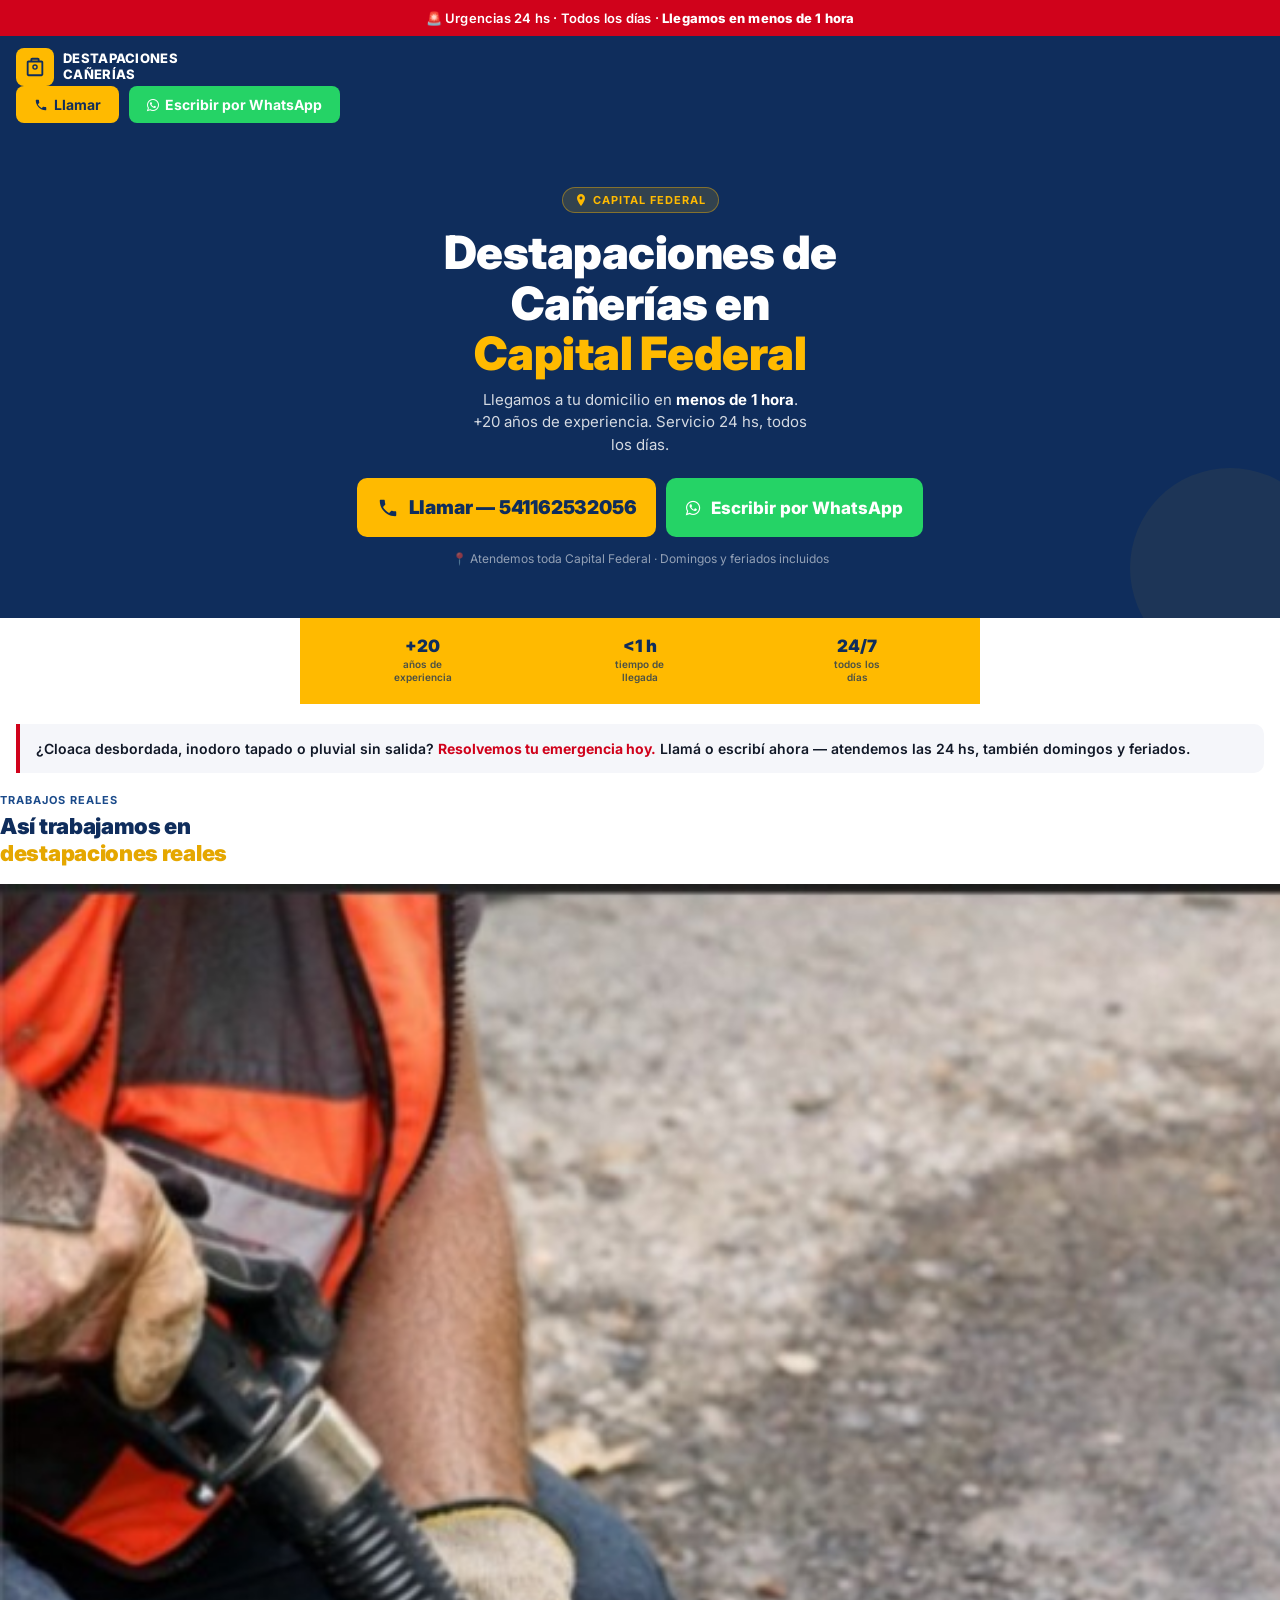
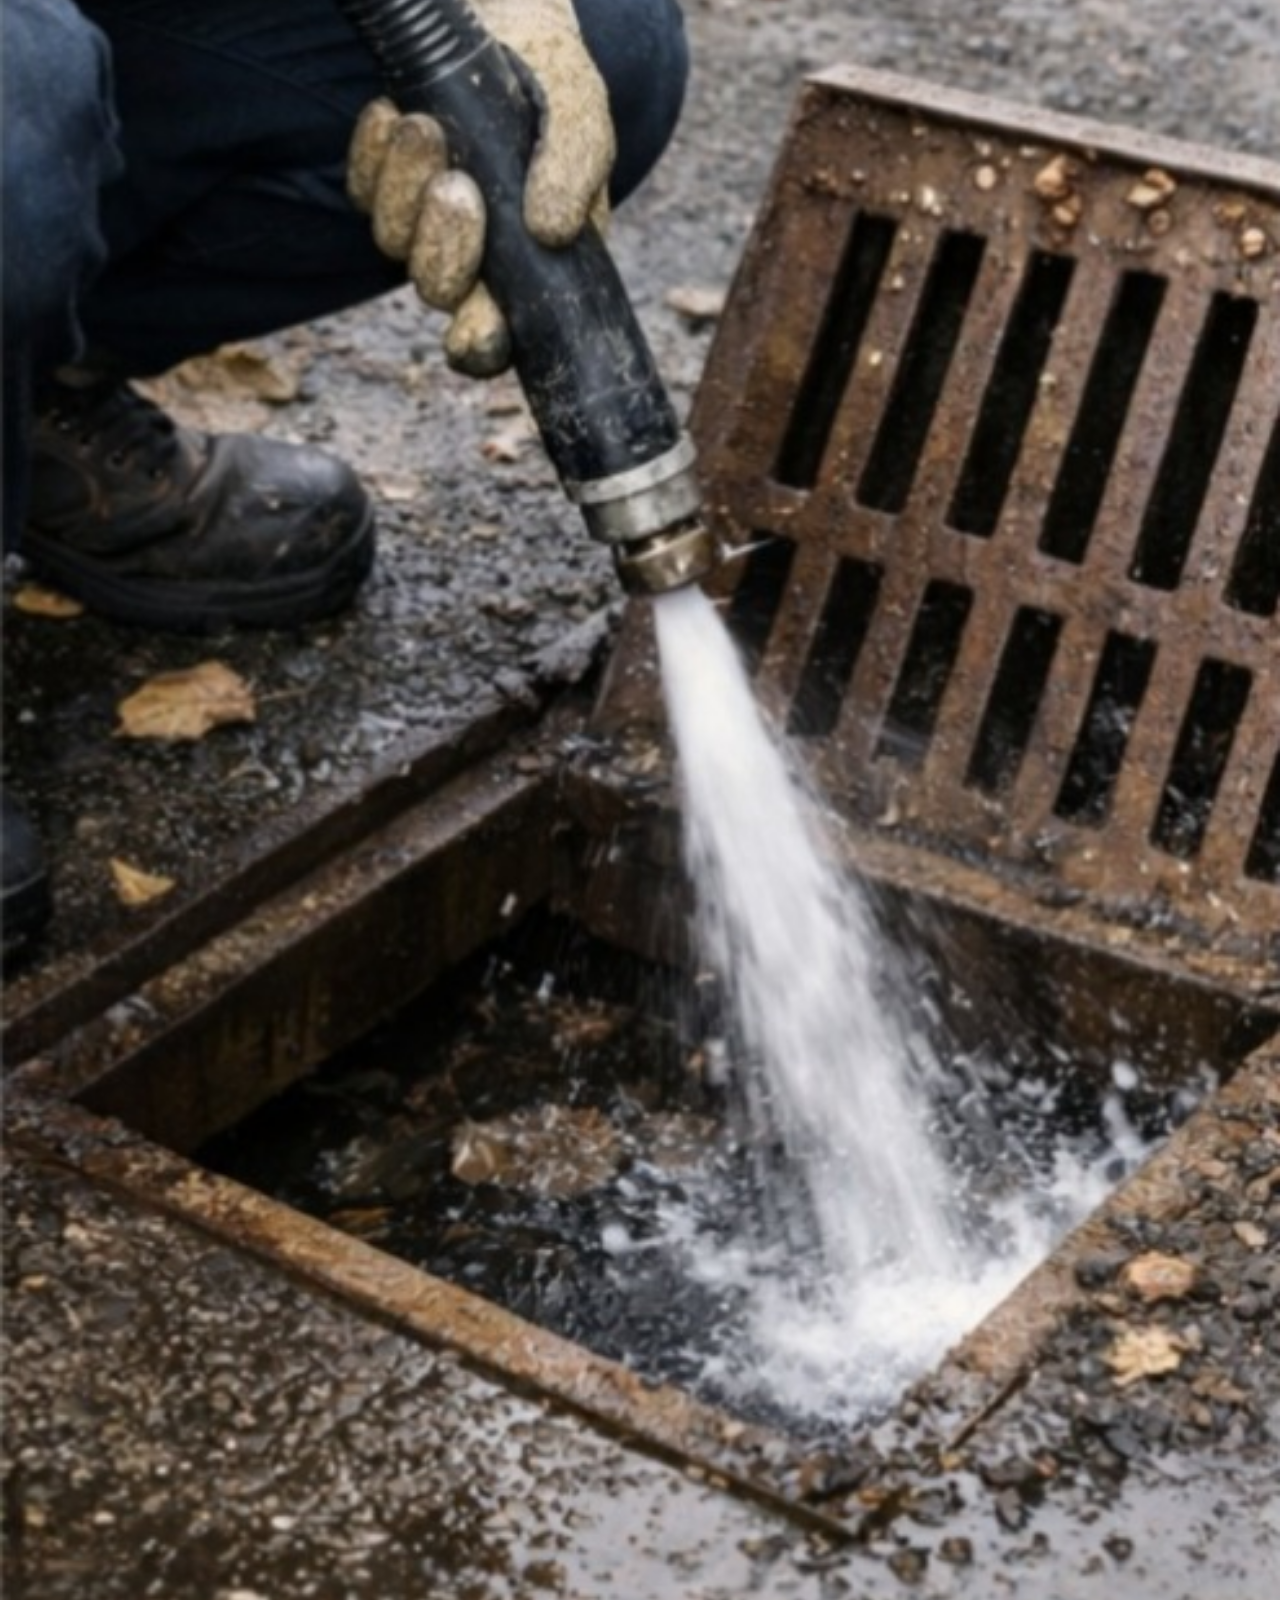
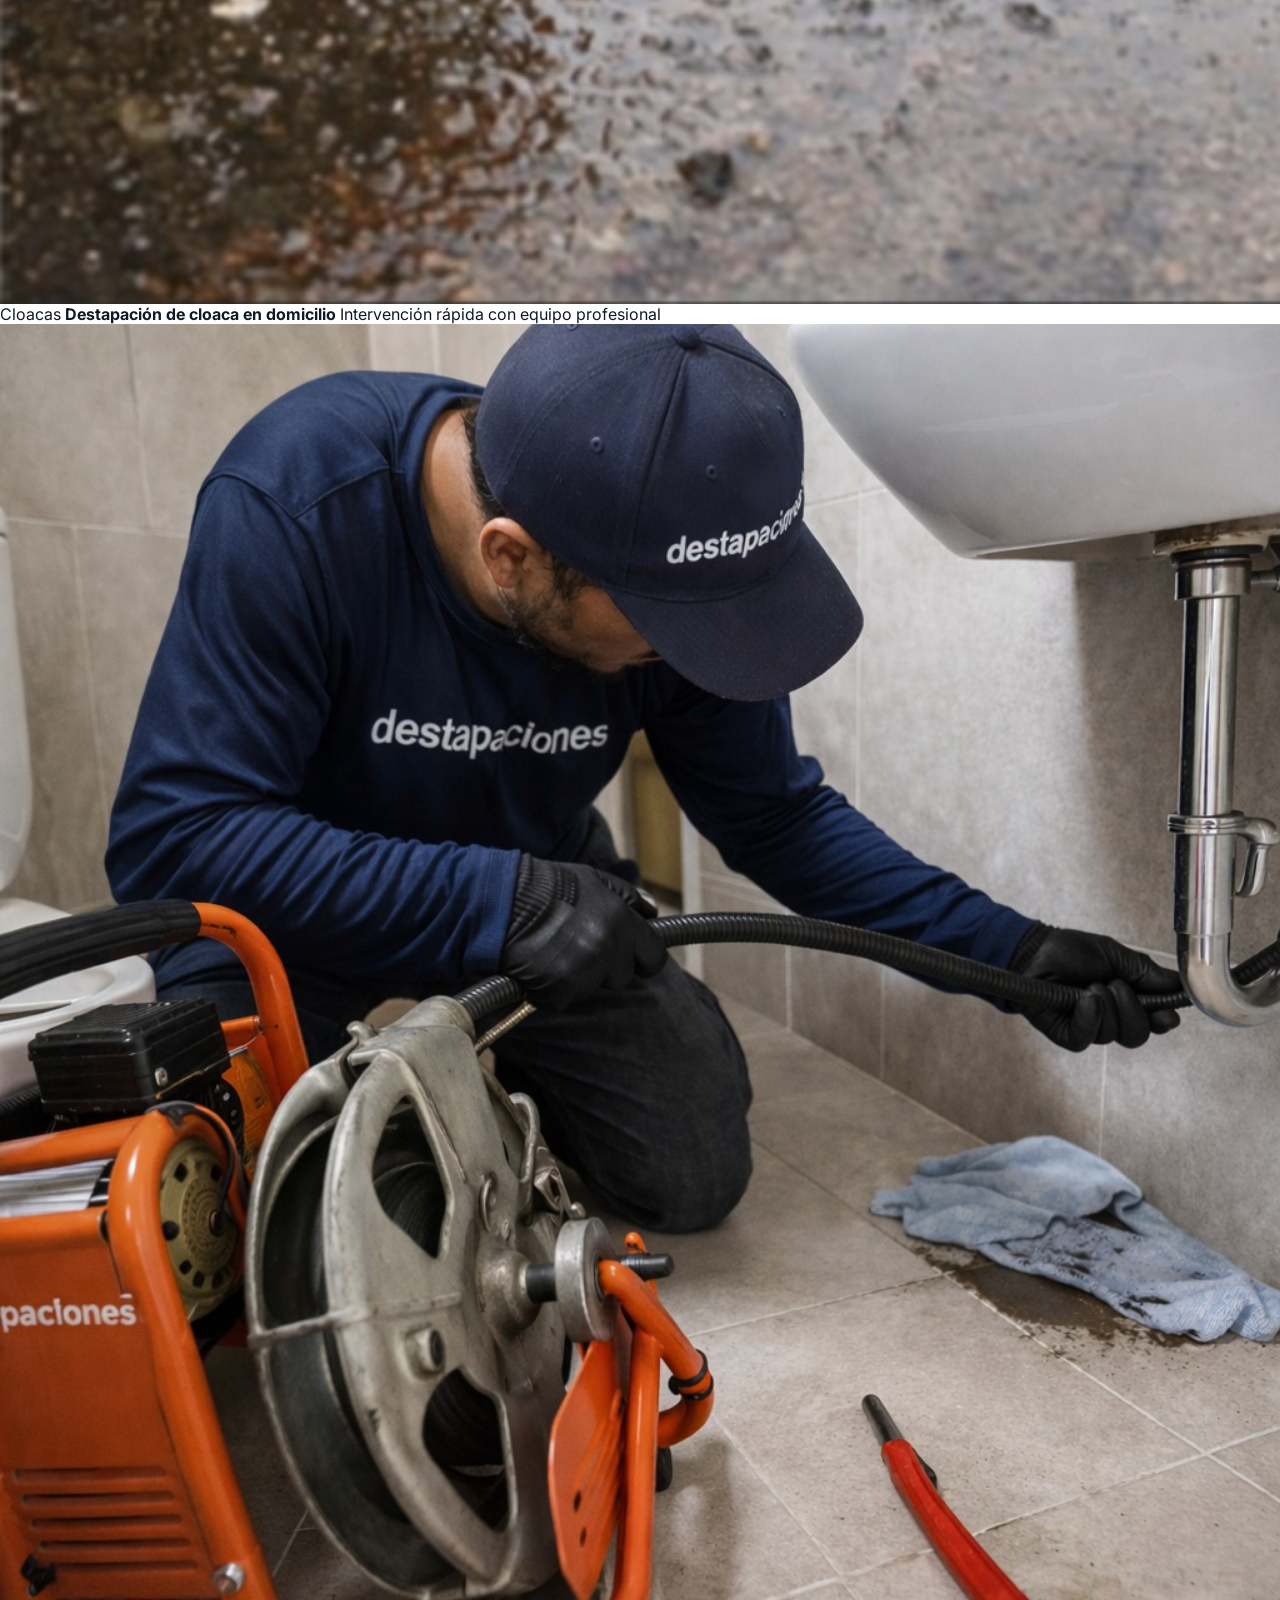
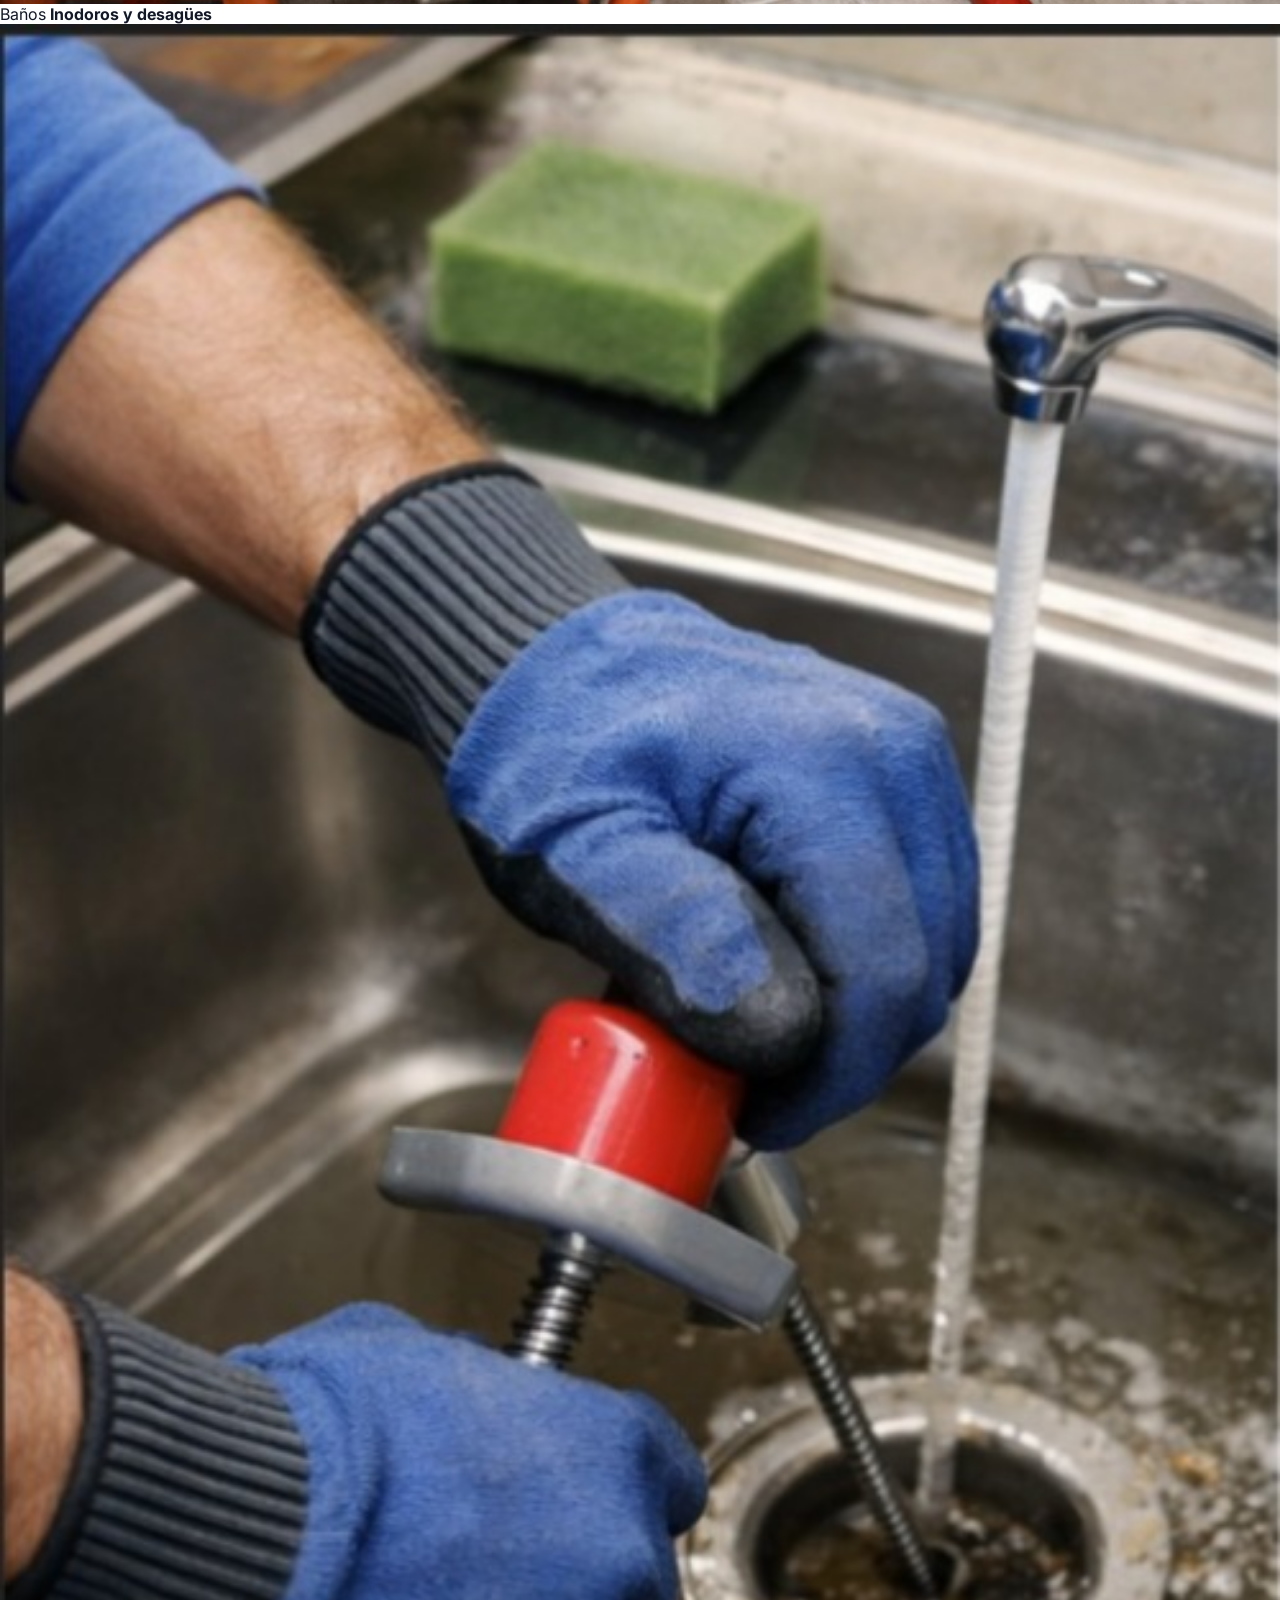
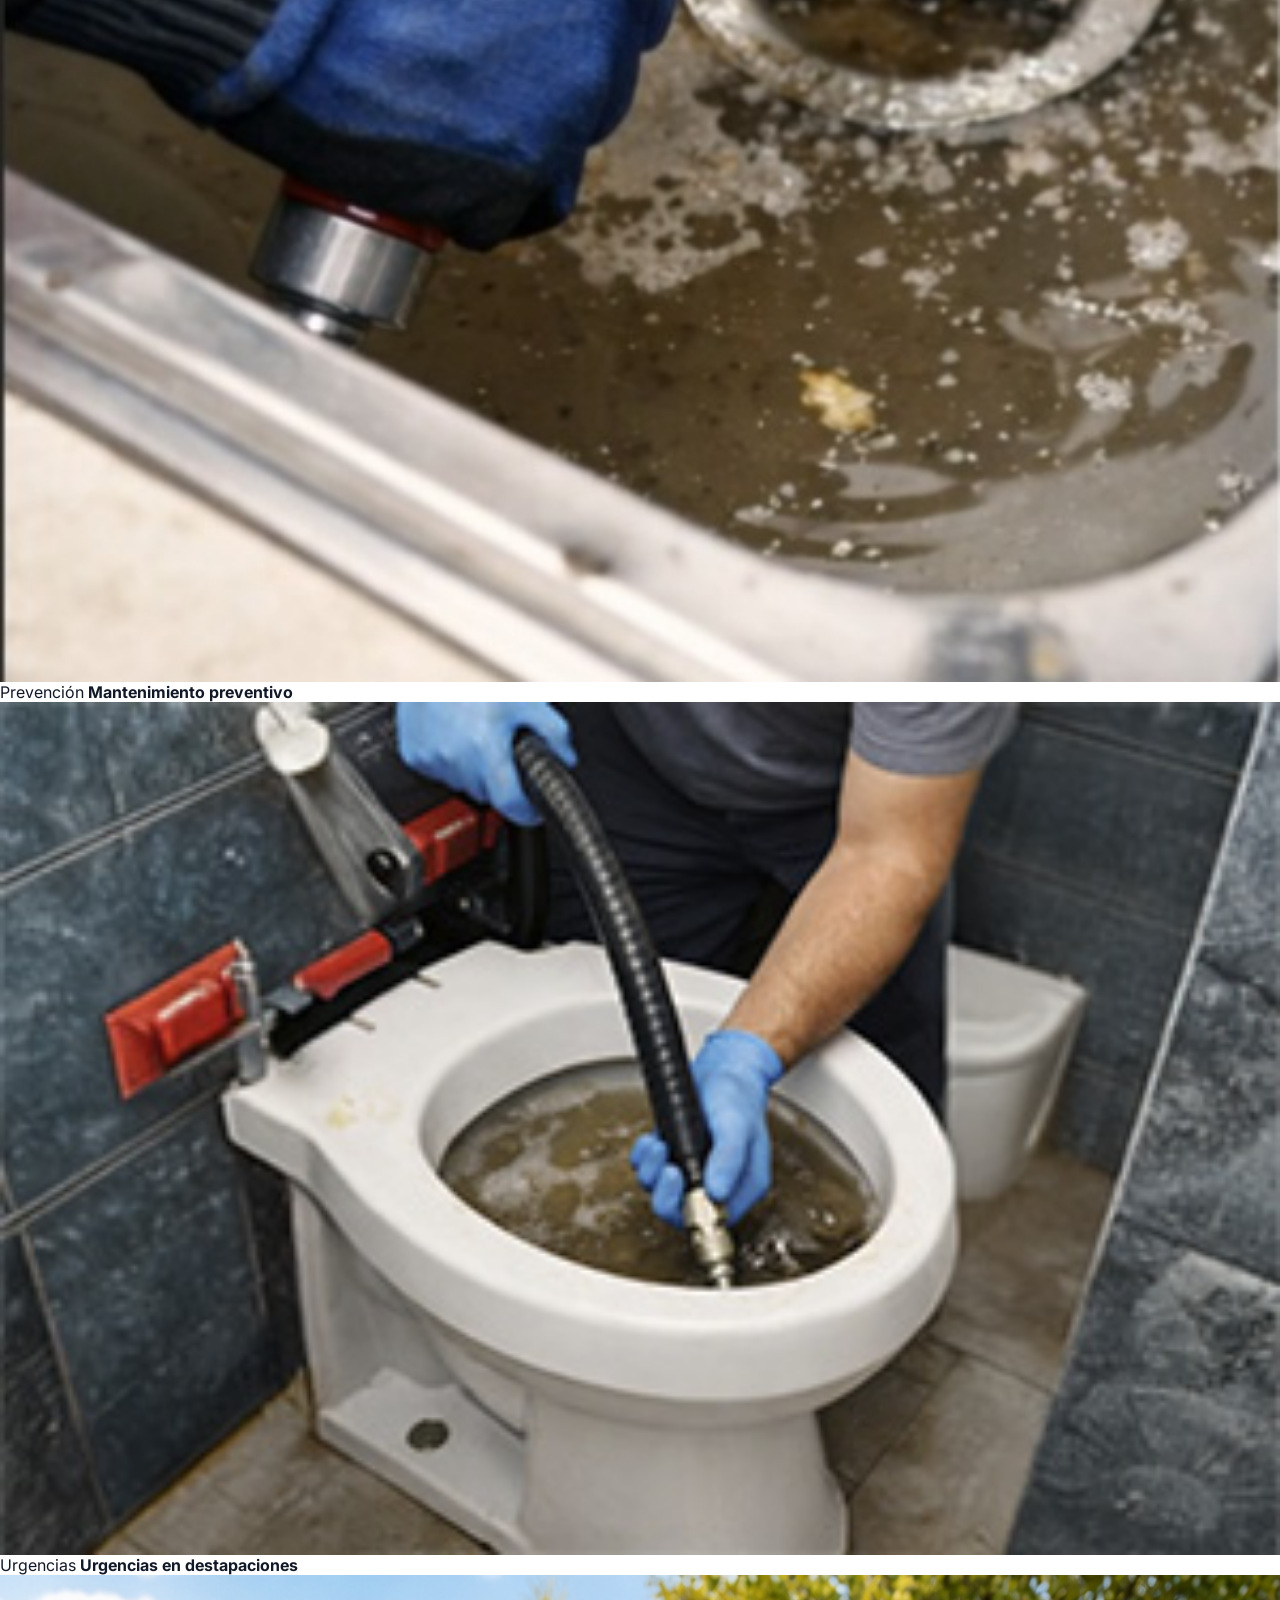
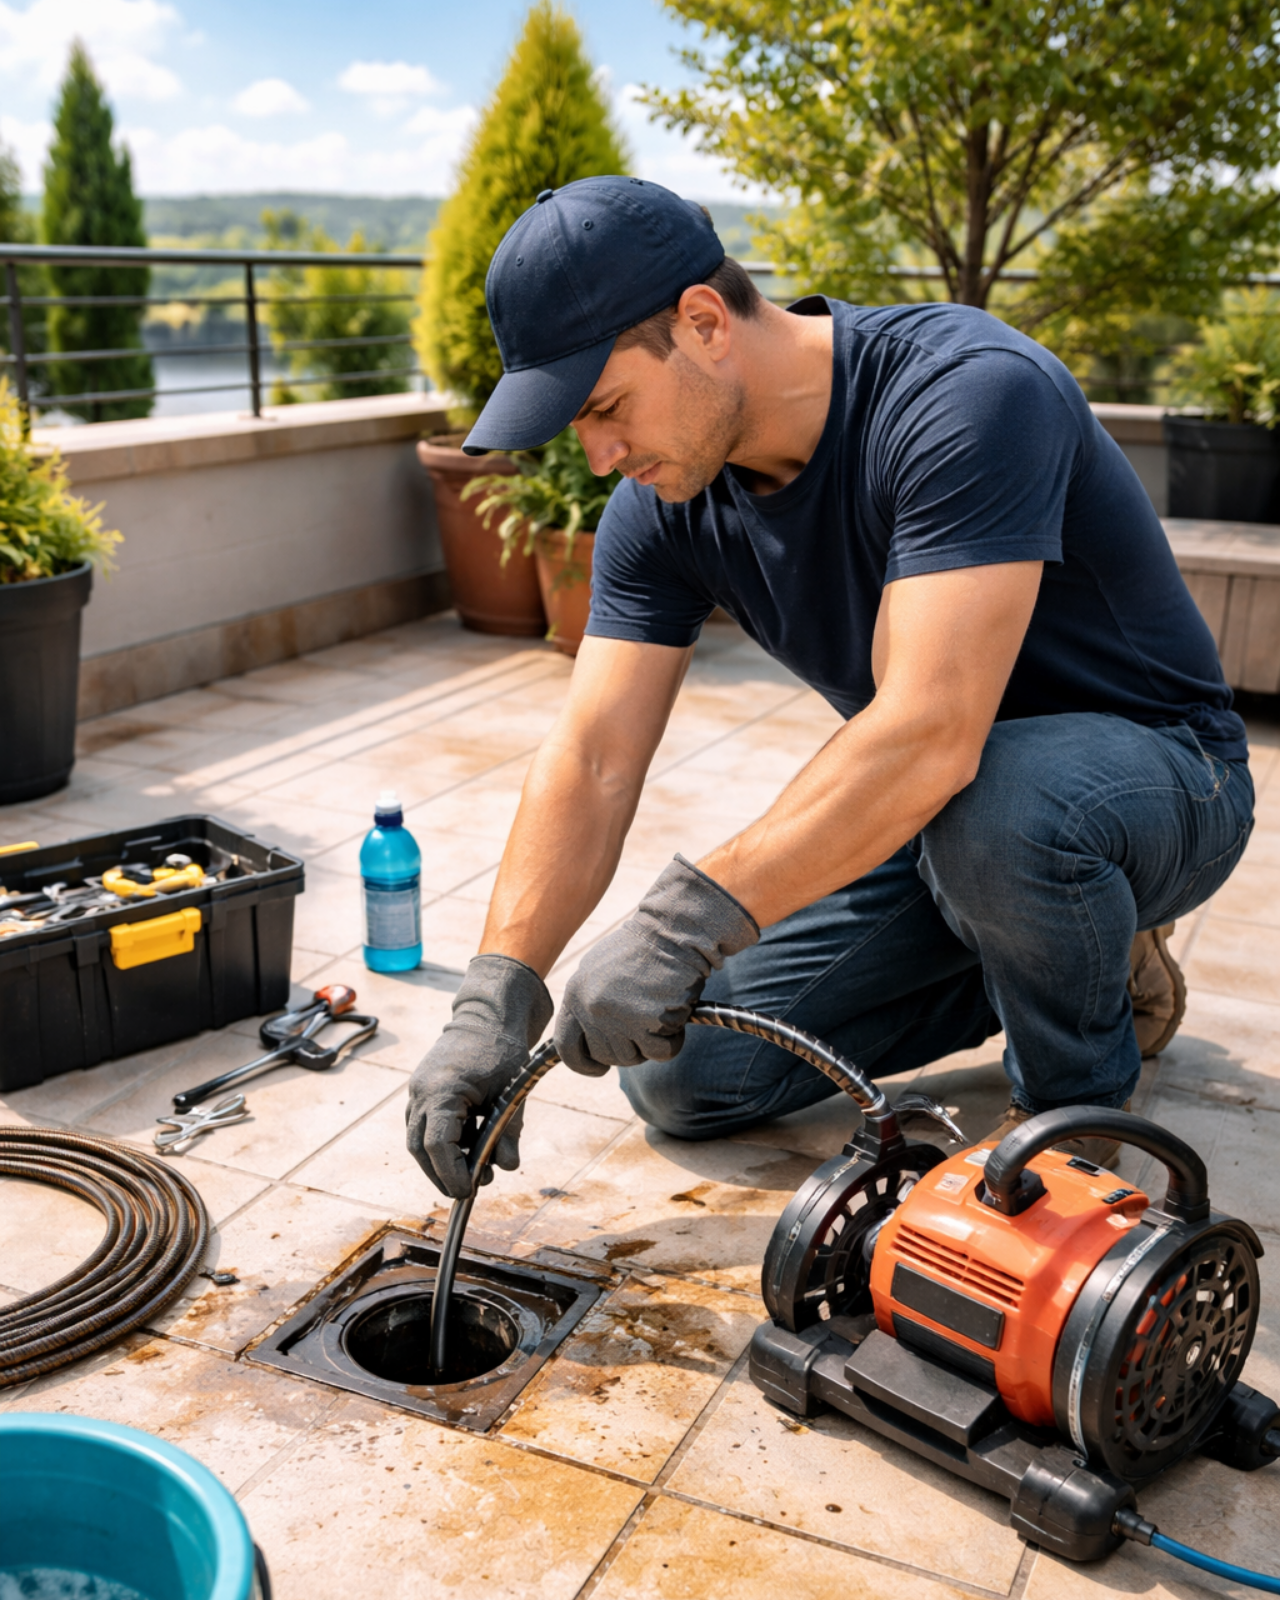
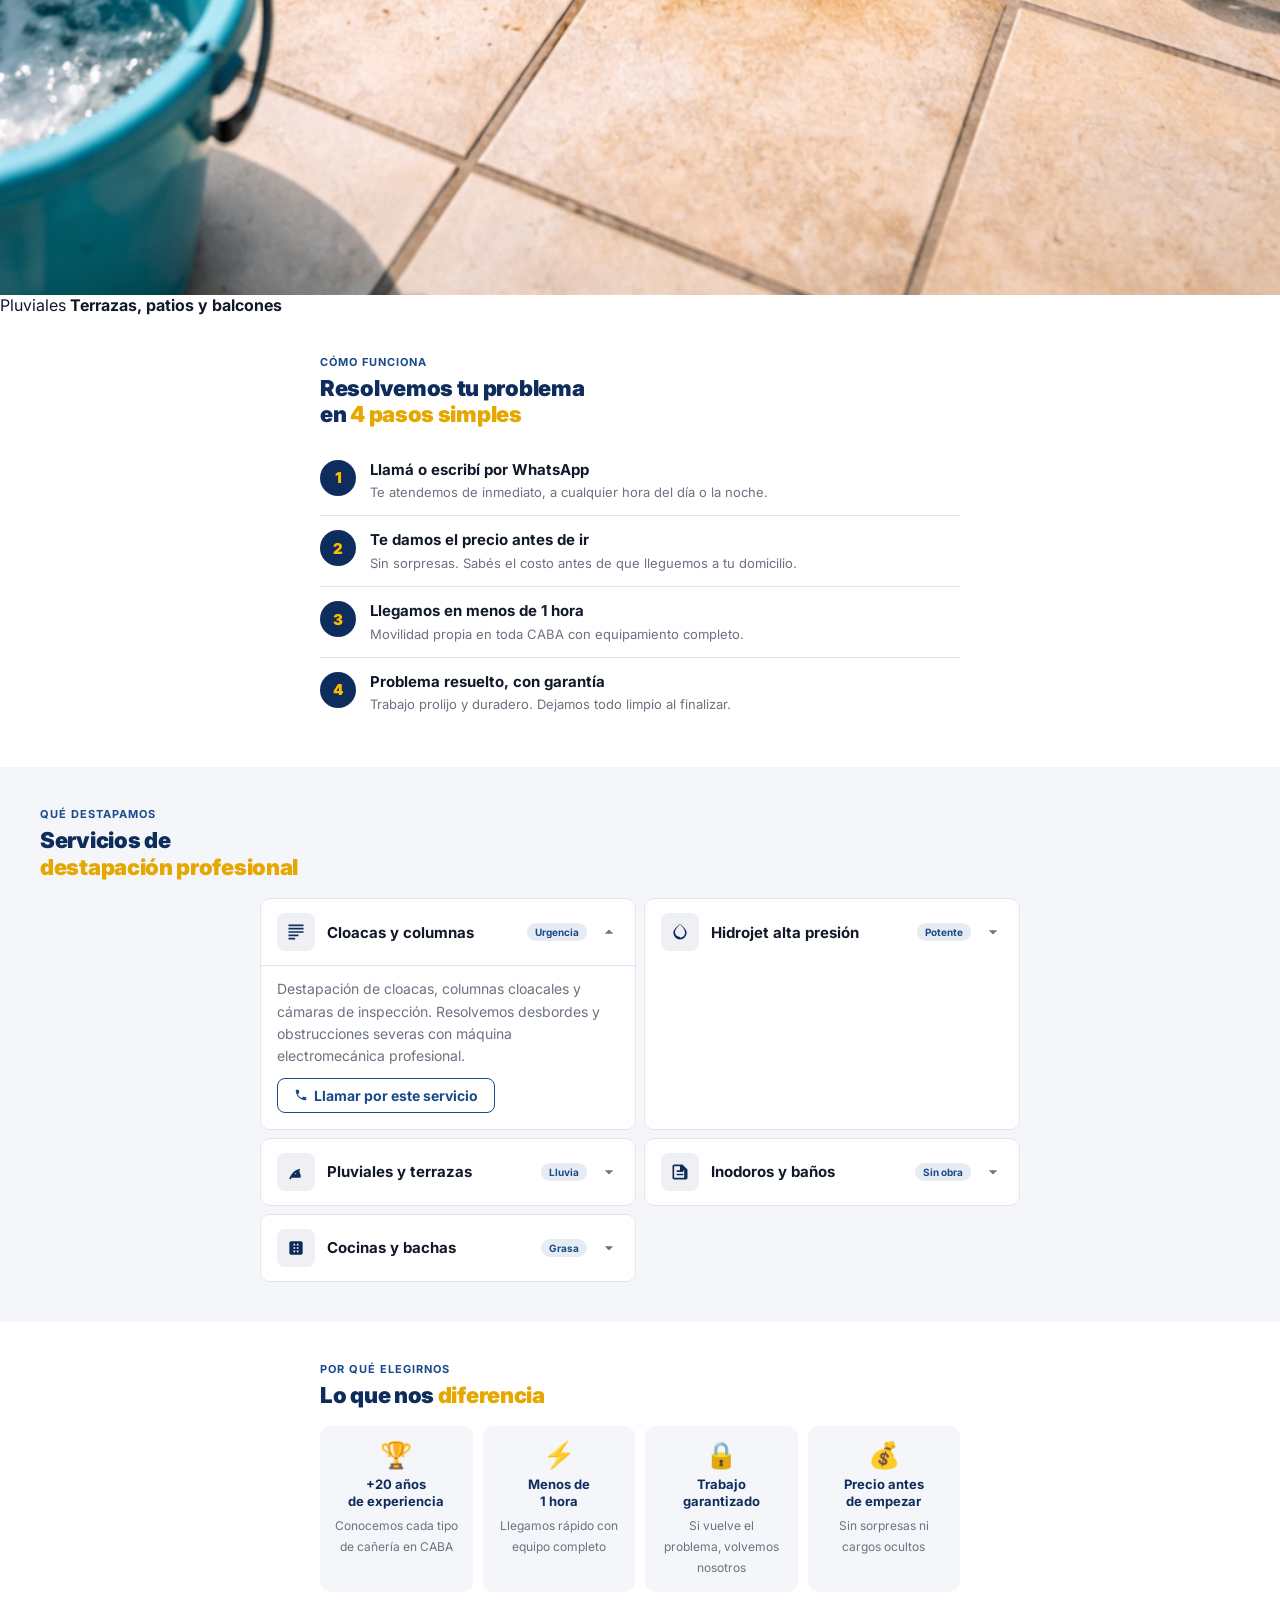
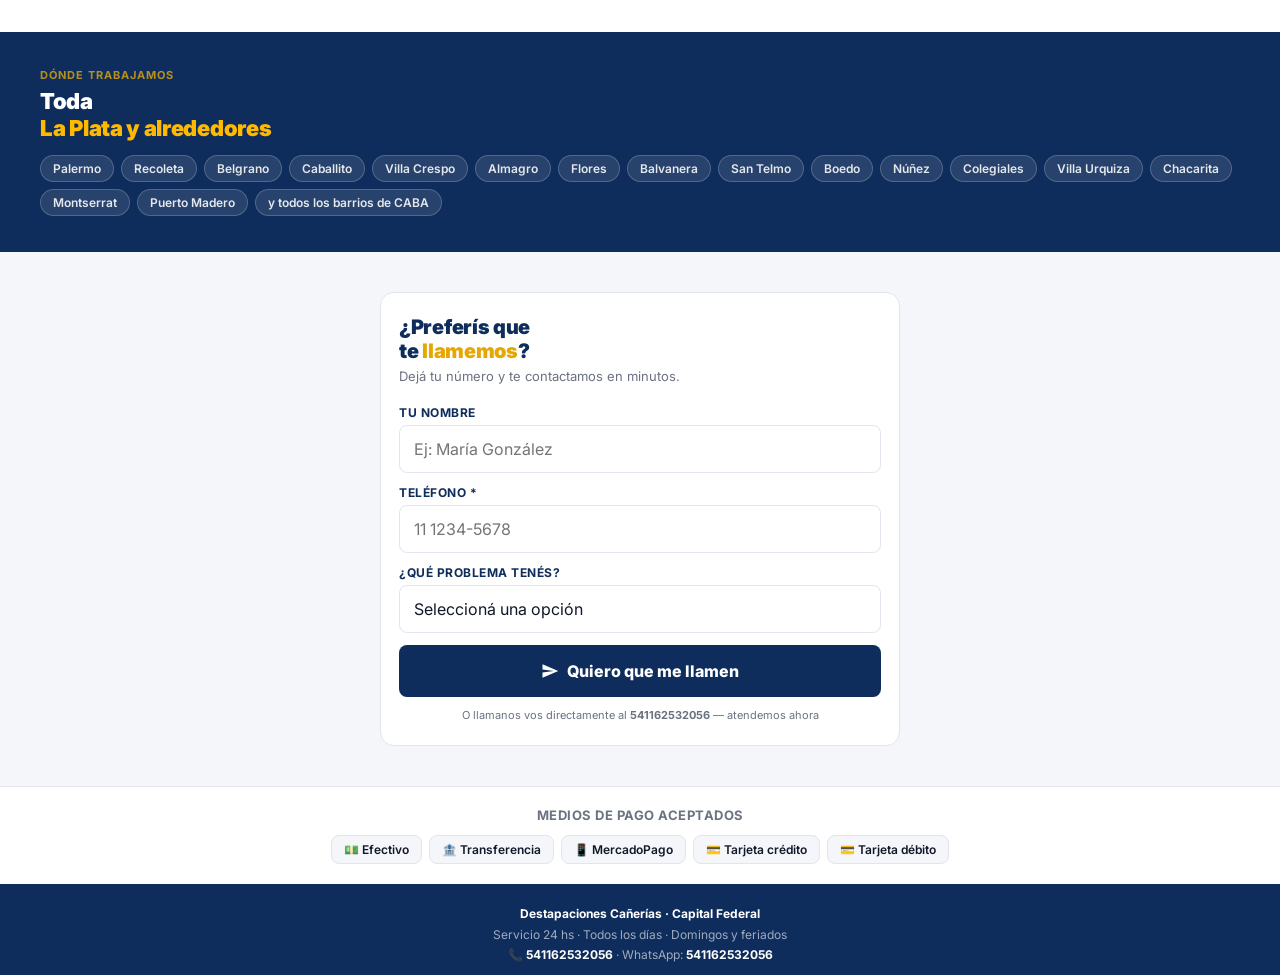
<file: capital-federal (1).html>
<!DOCTYPE html>
<html lang="es">
<head>
<meta charset="UTF-8">
<meta name="viewport" content="width=device-width, initial-scale=1.0">
<title>Destapaciones Cañerías Capital Federal | 24 hs | Llegamos en 1 hora</title>
<meta name="description" content="Destapaciones de cañerías en Capital Federal. 24 hs todos los días. Llegamos en menos de 1 hora. Cloacas, pluviales, inodoros, cocinas. Llamá ahora.">
<link rel="preconnect" href="https://fonts.googleapis.com">
<link href="https://fonts.googleapis.com/css2?family=Inter:wght@400;500;600;700;800;900&display=swap" rel="stylesheet">
<link rel="stylesheet" href="https://cdnjs.cloudflare.com/ajax/libs/font-awesome/4.7.0/css/font-awesome.min.css">
<style>
/* =============================================
   RESET + BASE — mobile first, 390px canvas
   ============================================= */
*, *::before, *::after { box-sizing: border-box; margin: 0; padding: 0; }

:root {
  --azul:        #0F2D5C;
  --azul-med:    #1A4A8A;
  --amarillo:    #FFBA00;
  --amarillo-dk: #E5A700;
  --verde-wa:    #25D366;
  --rojo:        #D0021B;
  --gris-bg:     #F5F6FA;
  --gris-borde:  #E2E5EE;
  --texto:       #111827;
  --texto-sec:   #6B7280;
  --blanco:      #FFFFFF;
  --radio:       10px;
}

html { scroll-behavior: smooth; }

body {
  font-family: 'Inter', sans-serif;
  font-size: 16px;
  color: var(--texto);
  background: var(--blanco);
  /* espacio para barra flotante */
  padding-bottom: 80px;
}

a { text-decoration: none; }
img { display: block; width: 100%; }

/* =============================================
   BARRA TOP URGENCIA
   ============================================= */
.top-bar {
  background: var(--rojo);
  color: #fff;
  text-align: center;
  padding: 9px 16px;
  font-size: 13px;
  font-weight: 600;
  letter-spacing: 0.2px;
  line-height: 1.4;
}
.top-bar strong { font-weight: 800; }

/* =============================================
   HEADER — logo + tel compacto
   ============================================= */
.header {
  background: var(--azul);
  padding: 12px 16px;
  display: flex;
  align-items: center;
  justify-content: space-between;
  gap: 10px;
  position: sticky;
  top: 0;
  z-index: 100;
}
.logo {
  display: flex;
  align-items: center;
  gap: 9px;
  flex-shrink: 0;
}
.logo-badge {
  width: 38px; height: 38px;
  background: var(--amarillo);
  border-radius: 8px;
  display: flex; align-items: center; justify-content: center;
  flex-shrink: 0;
}
.logo-badge svg { width: 22px; height: 22px; }
.logo-nombre {
  font-size: 13px;
  font-weight: 800;
  color: #fff;
  line-height: 1.2;
  text-transform: uppercase;
  letter-spacing: 0.3px;
}
.logo-sub {
  font-size: 10px;
  color: rgba(255,255,255,0.6);
  font-weight: 500;
  margin-top: 1px;
}
.header-tel {
  display: flex;
  gap: 8px;
  flex-shrink: 0;
}
.hbtn {
  display: flex; align-items: center; gap: 6px;
  padding: 9px 14px;
  border-radius: 8px;
  font-size: 13px;
  font-weight: 700;
  cursor: pointer;
  border: none;
  white-space: nowrap;
}
.hbtn svg { width: 14px; height: 14px; flex-shrink: 0; }
.hbtn-tel  { background: var(--amarillo); color: var(--azul); }
.hbtn-wa   { background: var(--verde-wa); color: #fff; }

/* =============================================
   HERO — above the fold en 390px
   ============================================= */
.hero {
  background: var(--azul);
  padding: 28px 16px 32px;
  text-align: center;
  position: relative;
  overflow: hidden;
}
/* decoración sutil */
.hero::after {
  content: '';
  position: absolute;
  bottom: -50px; right: -50px;
  width: 200px; height: 200px;
  border-radius: 50%;
  background: rgba(255,186,0,0.06);
  pointer-events: none;
}

.hero-zona {
  display: inline-flex;
  align-items: center;
  gap: 6px;
  background: rgba(255,186,0,0.15);
  border: 1px solid rgba(255,186,0,0.4);
  color: var(--amarillo);
  font-size: 11px;
  font-weight: 700;
  letter-spacing: 1px;
  text-transform: uppercase;
  padding: 5px 12px;
  border-radius: 20px;
  margin-bottom: 14px;
}
.hero-zona svg { width: 12px; height: 12px; fill: var(--amarillo); }

.hero h1 {
  font-size: 30px;
  font-weight: 900;
  color: #fff;
  line-height: 1.1;
  letter-spacing: -0.5px;
  margin-bottom: 10px;
}
.hero h1 em { color: var(--amarillo); font-style: normal; }

.hero-sub {
  font-size: 15px;
  color: rgba(255,255,255,0.82);
  line-height: 1.5;
  margin-bottom: 22px;
  max-width: 340px;
  margin-left: auto;
  margin-right: auto;
}

/* CTAs — el llamar tiene que ser el más grande de la página */
.hero-ctas {
  display: flex;
  flex-direction: column;
  gap: 10px;
  max-width: 360px;
  margin: 0 auto;
}
.cta-llamar {
  display: flex; align-items: center; justify-content: center; gap: 10px;
  background: var(--amarillo);
  color: var(--azul);
  font-size: 19px;
  font-weight: 900;
  padding: 18px 20px;
  border-radius: var(--radio);
  border: none; cursor: pointer;
  animation: pulso 2.2s ease-in-out infinite;
  letter-spacing: -0.2px;
}
@keyframes pulso {
  0%,100% { box-shadow: 0 0 0 0 rgba(255,186,0,.45); }
  55%      { box-shadow: 0 0 0 12px rgba(255,186,0,0); }
}
.cta-llamar svg { width: 22px; height: 22px; flex-shrink: 0; }

.cta-wa {
  display: flex; align-items: center; justify-content: center; gap: 10px;
  background: var(--verde-wa);
  color: #fff;
  font-size: 17px;
  font-weight: 800;
  padding: 15px 20px;
  border-radius: var(--radio);
}
.cta-wa svg { width: 20px; height: 20px; flex-shrink: 0; }

.hero-nota {
  margin-top: 14px;
  font-size: 12px;
  color: rgba(255,255,255,0.55);
  position: relative; z-index: 1;
}

/* =============================================
   TRUST — 3 items horizontales, sin scroll
   ============================================= */
.trust {
  background: var(--amarillo);
  padding: 14px 16px;
  display: grid;
  grid-template-columns: repeat(3, 1fr);
  gap: 4px;
}
.trust-item {
  display: flex;
  flex-direction: column;
  align-items: center;
  text-align: center;
  gap: 3px;
  padding: 6px 4px;
}
.trust-num {
  font-size: 17px;
  font-weight: 900;
  color: var(--azul);
  line-height: 1;
}
.trust-lbl {
  font-size: 10px;
  font-weight: 600;
  color: rgba(15,45,92,0.75);
  line-height: 1.3;
  text-align: center;
}

/* =============================================
   URGENCIA BANNER — refuerzo emocional
   ============================================= */
.urgencia-banner {
  background: var(--gris-bg);
  border-left: 4px solid var(--rojo);
  margin: 20px 16px;
  border-radius: 0 var(--radio) var(--radio) 0;
  padding: 14px 16px;
}
.urgencia-banner p {
  font-size: 14px;
  font-weight: 600;
  color: var(--texto);
  line-height: 1.5;
}
.urgencia-banner p strong { color: var(--rojo); }

/* =============================================
   PASOS — 4 pasos compactos
   ============================================= */
.pasos {
  padding: 24px 16px;
}
.seccion-label {
  font-size: 11px;
  font-weight: 700;
  color: var(--azul-med);
  text-transform: uppercase;
  letter-spacing: 1px;
  margin-bottom: 6px;
}
.seccion-h2 {
  font-size: 22px;
  font-weight: 900;
  color: var(--azul);
  line-height: 1.2;
  margin-bottom: 18px;
  letter-spacing: -0.3px;
}
.seccion-h2 em { color: var(--amarillo-dk); font-style: normal; }

.pasos-lista {
  display: flex;
  flex-direction: column;
  gap: 0;
}
.paso {
  display: flex;
  align-items: flex-start;
  gap: 14px;
  padding: 14px 0;
  border-bottom: 1px solid var(--gris-borde);
}
.paso:last-child { border-bottom: none; }
.paso-n {
  width: 36px; height: 36px;
  background: var(--azul);
  border-radius: 50%;
  display: flex; align-items: center; justify-content: center;
  font-size: 15px;
  font-weight: 900;
  color: var(--amarillo);
  flex-shrink: 0;
}
.paso-txt strong {
  display: block;
  font-size: 15px;
  font-weight: 700;
  color: var(--texto);
  line-height: 1.3;
  margin-bottom: 2px;
}
.paso-txt span {
  font-size: 13px;
  color: var(--texto-sec);
  line-height: 1.4;
}

/* =============================================
   SERVICIOS — acordeón mobile
   ============================================= */
.servicios {
  background: var(--gris-bg);
  padding: 24px 16px;
}
.servicios-lista {
  display: flex;
  flex-direction: column;
  gap: 8px;
  margin-top: 16px;
}
.servicio {
  background: var(--blanco);
  border: 1px solid var(--gris-borde);
  border-radius: var(--radio);
  overflow: hidden;
}
.servicio-header {
  display: flex;
  align-items: center;
  gap: 12px;
  padding: 14px 16px;
  cursor: pointer;
  user-select: none;
  -webkit-tap-highlight-color: transparent;
}
.serv-ico {
  width: 38px; height: 38px;
  background: rgba(15,45,92,0.07);
  border-radius: 8px;
  display: flex; align-items: center; justify-content: center;
  flex-shrink: 0;
}
.serv-ico svg { width: 20px; height: 20px; fill: var(--azul); }
.serv-nombre {
  flex: 1;
  font-size: 15px;
  font-weight: 700;
  color: var(--texto);
  line-height: 1.3;
}
.serv-badge {
  font-size: 10px;
  font-weight: 700;
  color: var(--azul-med);
  background: rgba(26,74,138,0.1);
  padding: 3px 8px;
  border-radius: 10px;
  white-space: nowrap;
}
.serv-chevron {
  width: 20px; height: 20px;
  fill: var(--texto-sec);
  transition: transform 0.25s;
  flex-shrink: 0;
}
.servicio.open .serv-chevron { transform: rotate(180deg); }
.serv-body {
  display: none;
  padding: 0 16px 16px;
  border-top: 1px solid var(--gris-borde);
  padding-top: 12px;
}
.servicio.open .serv-body { display: block; }
.serv-body p {
  font-size: 14px;
  color: var(--texto-sec);
  line-height: 1.6;
}
.serv-cta-link {
  display: inline-flex;
  align-items: center;
  gap: 6px;
  margin-top: 10px;
  font-size: 14px;
  font-weight: 700;
  color: var(--azul-med);
  border: 1.5px solid var(--azul-med);
  padding: 8px 16px;
  border-radius: 8px;
}
.serv-cta-link svg { width: 14px; height: 14px; fill: var(--azul-med); }

/* =============================================
   GARANTIAS — iconos grandes
   ============================================= */
.garantias {
  padding: 24px 16px;
}
.garantias-grid {
  display: grid;
  grid-template-columns: 1fr 1fr;
  gap: 10px;
  margin-top: 16px;
}
.garantia-card {
  background: var(--gris-bg);
  border-radius: var(--radio);
  padding: 16px 14px;
  text-align: center;
}
.garantia-ico {
  font-size: 26px;
  margin-bottom: 8px;
  line-height: 1;
}
.garantia-card strong {
  display: block;
  font-size: 13px;
  font-weight: 700;
  color: var(--azul);
  line-height: 1.3;
  margin-bottom: 4px;
}
.garantia-card span {
  font-size: 12px;
  color: var(--texto-sec);
  line-height: 1.4;
}

/* =============================================
   COBERTURA — chips zona
   ============================================= */
.cobertura {
  background: var(--azul);
  padding: 24px 16px;
}
.cobertura .seccion-label { color: rgba(255,186,0,0.7); }
.cobertura .seccion-h2 { color: #fff; margin-bottom: 14px; }
.cobertura .seccion-h2 em { color: var(--amarillo); }
.chips {
  display: flex;
  flex-wrap: wrap;
  gap: 7px;
}
.chip {
  background: rgba(255,255,255,0.1);
  border: 1px solid rgba(255,255,255,0.2);
  color: rgba(255,255,255,0.88);
  font-size: 12px;
  font-weight: 600;
  padding: 5px 12px;
  border-radius: 20px;
}

/* =============================================
   FORMULARIO — minimalista, 3 campos
   ============================================= */
.form-section {
  padding: 24px 16px;
  background: var(--gris-bg);
}
.form-card {
  background: var(--blanco);
  border: 1px solid var(--gris-borde);
  border-radius: 14px;
  padding: 22px 18px;
}
.form-card .seccion-h2 { font-size: 20px; margin-bottom: 4px; }
.form-desc {
  font-size: 13px;
  color: var(--texto-sec);
  margin-bottom: 18px;
  line-height: 1.5;
}
.fgrupo { margin-bottom: 12px; }
.fgrupo label {
  display: block;
  font-size: 12px;
  font-weight: 700;
  color: var(--azul);
  text-transform: uppercase;
  letter-spacing: 0.5px;
  margin-bottom: 5px;
}
.fgrupo input,
.fgrupo select {
  width: 100%;
  padding: 13px 14px;
  border: 1.5px solid var(--gris-borde);
  border-radius: 8px;
  font-size: 16px; /* 16px evita zoom en iOS */
  font-family: 'Inter', sans-serif;
  color: var(--texto);
  background: var(--blanco);
  outline: none;
  -webkit-appearance: none;
  appearance: none;
  transition: border-color 0.2s;
}
.fgrupo input:focus,
.fgrupo select:focus { border-color: var(--azul); }

.btn-form {
  width: 100%;
  background: var(--azul);
  color: #fff;
  font-size: 16px;
  font-weight: 800;
  padding: 16px;
  border-radius: 8px;
  border: none;
  cursor: pointer;
  font-family: 'Inter', sans-serif;
  display: flex; align-items: center; justify-content: center; gap: 8px;
  margin-top: 4px;
  transition: background 0.15s;
}
.btn-form:active { background: var(--azul-med); }
.btn-form svg { width: 18px; height: 18px; }
.form-note {
  font-size: 11px;
  color: var(--texto-sec);
  text-align: center;
  margin-top: 10px;
  line-height: 1.5;
}

/* =============================================
   PAGOS
   ============================================= */
.pagos {
  padding: 20px 16px;
  text-align: center;
  border-top: 1px solid var(--gris-borde);
}
.pagos-titulo {
  font-size: 13px;
  font-weight: 700;
  color: var(--texto-sec);
  margin-bottom: 12px;
  text-transform: uppercase;
  letter-spacing: 0.5px;
}
.pagos-chips {
  display: flex;
  flex-wrap: wrap;
  justify-content: center;
  gap: 7px;
}
.pago-chip {
  background: var(--gris-bg);
  border: 1px solid var(--gris-borde);
  color: var(--texto);
  font-size: 12px;
  font-weight: 600;
  padding: 6px 12px;
  border-radius: 8px;
}

/* =============================================
   FOOTER
   ============================================= */
footer {
  background: var(--azul);
  color: rgba(255,255,255,0.6);
  text-align: center;
  padding: 20px 16px 10px;
  font-size: 12px;
  line-height: 1.7;
}
footer strong { color: #fff; }

/* =============================================
   CTA FIJO INFERIOR — la estrella del mobile
   ============================================= */
.cta-fijo {
  position: fixed;
  bottom: 0; left: 0; right: 0;
  z-index: 200;
  display: grid;
  grid-template-columns: 1fr 1fr;
  background: var(--blanco);
  border-top: 1.5px solid var(--gris-borde);
  padding: 10px 12px 14px;
  gap: 8px;
  /* safe area para iPhone X+ */
  padding-bottom: max(14px, env(safe-area-inset-bottom));
}
.fijo-btn {
  display: flex; align-items: center; justify-content: center; gap: 8px;
  padding: 14px 10px;
  border-radius: 10px;
  font-size: 15px;
  font-weight: 800;
  border: none;
  cursor: pointer;
  font-family: 'Inter', sans-serif;
  -webkit-tap-highlight-color: transparent;
  transition: opacity 0.15s;
}
.fijo-btn:active { opacity: 0.85; transform: scale(0.98); }
.fijo-btn svg { width: 18px; height: 18px; flex-shrink: 0; }
.fijo-tel { background: var(--amarillo); color: var(--azul); }
.fijo-wa  { background: var(--verde-wa); color: #fff; }

/* =============================================
   DESKTOP UPGRADE — de 680px para arriba
   ============================================= */
@media (min-width: 680px) {
  body { padding-bottom: 0; }

  .hero { padding: 52px 40px; }
  .hero h1 { font-size: 46px; }
  .hero-ctas {
    flex-direction: row;
    justify-content: center;
    max-width: none;
  }
  .cta-llamar, .cta-wa { flex: 0 0 auto; }

  .trust { grid-template-columns: repeat(3, 1fr); max-width: 680px; margin: 0 auto; }

  
  .pasos { padding: 40px; max-width: 720px; margin: 0 auto; }
  .servicios { padding: 40px; }
  .servicios-lista {
    display: grid;
    grid-template-columns: 1fr 1fr;
    max-width: 760px;
    margin: 16px auto 0;
  }
  .garantias { padding: 40px; max-width: 720px; margin: 0 auto; }
  .garantias-grid { grid-template-columns: repeat(4, 1fr); }
  .cobertura { padding: 36px 40px; }
  .form-section { padding: 40px; }
  .form-card { max-width: 520px; margin: 0 auto; }

  .cta-fijo { display: none; }

  .header-tel { gap: 10px; }
  .hbtn { font-size: 14px; padding: 10px 18px; }
}
</style>
</head>
<body>

<!-- TOP BAR -->
<div class="top-bar">
  🚨 Urgencias 24 hs · Todos los días · <strong>Llegamos en menos de 1 hora</strong>
</div>

<!-- HEADER STICKY -->
<!-- HEADER STICKY -->
<header class="header">
  <div class="header-inner">
    <div class="logo">
      <div class="logo-badge">
        <svg viewBox="0 0 24 24" fill="none">
          <path d="M7 4C7 2.9 7.9 2 9 2h6c1.1 0 2 .9 2 2v1h2c1.1 0 2 .9 2 2v13c0 1.1-.9 2-2 2H5c-1.1 0-2-.9-2-2V7c0-1.1.9-2 2-2h2V4zm2 0v1h6V4H9zm-4 3v13h14V7H5zm7 2a3 3 0 100 6 3 3 0 000-6zm0 1.5a1.5 1.5 0 110 3 1.5 1.5 0 010-3z" fill="#0F2D5C"/>
        </svg>
      </div>

      <div>
        <div class="logo-nombre">Destapaciones<br>Cañerías</div>
      </div>
    </div>

    <div class="header-tel">
      <a href="tel:541162532056" class="hbtn hbtn-tel">
        <svg viewBox="0 0 24 24" fill="currentColor">
          <path d="M6.6 10.8c1.4 2.8 3.8 5.1 6.6 6.6l2.2-2.2c.27-.27.67-.36 1.02-.24 1.12.37 2.33.57 3.58.57.55 0 1 .45 1 1V20c0 .55-.45 1-1 1-9.39 0-17-7.61-17-17 0-.55.45-1 1-1h3.5c.55 0 1 .45 1 1 0 1.26.2 2.47.57 3.6.11.33.03.7-.25.98L6.6 10.8z"/>
        </svg>
        Llamar
      </a>

      <a href="https://wa.me/541162532056" class="hbtn hbtn-wa" target="_blank" rel="noopener">
        <i class="fa fa-whatsapp whatsapp-icon" aria-hidden="true"></i>
        <span>Escribir por WhatsApp</span> </a>
      </a>
    </div>
  </div>
</header>

<!-- HERO -->
<section class="hero">
  <div class="hero-zona">
    <svg viewBox="0 0 12 12"><path d="M6 0C3.79 0 2 1.79 2 4c0 3 4 8 4 8s4-5 4-8c0-2.21-1.79-4-4-4zm0 5.5C5.17 5.5 4.5 4.83 4.5 4S5.17 2.5 6 2.5 7.5 3.17 7.5 4 6.83 5.5 6 5.5z"/></svg>
    Capital Federal
  </div>

  <h1>Destapaciones de<br>Cañerías en<br><em>Capital Federal</em></h1>

  <p class="hero-sub">Llegamos a tu domicilio en <strong style="color:#fff;">menos de 1 hora</strong>. +20 años de experiencia. Servicio 24 hs, todos los días.</p>

  <div class="hero-ctas">
    <a href="tel:541162532056" class="cta-llamar">
      <svg viewBox="0 0 24 24" fill="currentColor"><path d="M6.6 10.8c1.4 2.8 3.8 5.1 6.6 6.6l2.2-2.2c.27-.27.67-.36 1.02-.24 1.12.37 2.33.57 3.58.57.55 0 1 .45 1 1V20c0 .55-.45 1-1 1-9.39 0-17-7.61-17-17 0-.55.45-1 1-1h3.5c.55 0 1 .45 1 1 0 1.26.2 2.47.57 3.6.11.33.03.7-.25.98L6.6 10.8z"/></svg>
      Llamar — 541162532056
    </a>
    <a href="https://wa.me/541162532056" class="cta-wa" target="_blank" rel="noopener">
    <i class="fa fa-whatsapp whatsapp-icon" aria-hidden="true"></i>
        <span>Escribir por WhatsApp</span>
    </a>
  </div>

  <p class="hero-nota">📍 Atendemos toda Capital Federal · Domingos y feriados incluidos</p>
</section>

<!-- TRUST BAR -->
<div class="trust">
  <div class="trust-item">
    <span class="trust-num">+20</span>
    <span class="trust-lbl">años de<br>experiencia</span>
  </div>
  <div class="trust-item">
    <span class="trust-num">&lt;1 h</span>
    <span class="trust-lbl">tiempo de<br>llegada</span>
  </div>
  <div class="trust-item">
    <span class="trust-num">24/7</span>
    <span class="trust-lbl">todos los<br>días</span>
  </div>
</div>

<!-- URGENCIA REFUERZO -->
<div class="urgencia-banner">
  <p>¿Cloaca desbordada, inodoro tapado o pluvial sin salida? <strong>Resolvemos tu emergencia hoy.</strong> Llamá o escribí ahora — atendemos las 24 hs, también domingos y feriados.</p>
</div>







<!-- TRABAJOS REALES -->
<section class="trabajos-preview">
  <div class="trabajos-preview-inner">
    <div class="seccion-label">Trabajos reales</div>
    <h2 class="seccion-h2">Así trabajamos en<br><em>destapaciones reales</em></h2>

    <div class="trabajos-grid">
      <article class="trabajo-card trabajo-card--grande">
        <img src="img/cloacas.jpeg" alt="Destapación de cloaca en domicilio" loading="lazy">
        <div class="trabajo-info">
          <span class="trabajo-tag">Cloacas</span>
          <strong>Destapación de cloaca en domicilio</strong>
          <span>Intervención rápida con equipo profesional</span>
        </div>
      </article>

      <article class="trabajo-card">
        <img src="img/banio2.jpeg" alt="Trabajo de destapación en baño" loading="lazy">
        <div class="trabajo-info">
          <span class="trabajo-tag">Baños</span>
          <strong>Inodoros y desagües</strong>
        </div>
      </article>
       <article class="trabajo-card">
        <img src="img/cocina.jpeg" alt="Trabajo de destapación en baño" loading="lazy">
        <div class="trabajo-info">
          <span class="trabajo-tag">Prevención</span>
          <strong>Mantenimiento preventivo</strong>
        </div>
      </article> <article class="trabajo-card">
        <img src="img/banio.jpg" alt="Trabajo de destapación en baño" loading="lazy">
        <div class="trabajo-info">
          <span class="trabajo-tag">Urgencias</span>
          <strong>Urgencias en destapaciones</strong>
        </div>
      </article>

      <article class="trabajo-card">
        <img src="img/terraza.png" alt="Destapación de pluvial y terraza" loading="lazy">
        <div class="trabajo-info">
          <span class="trabajo-tag">Pluviales</span>
          <strong>Terrazas, patios y balcones</strong>
        </div>
      </article>
    </div>
  </div>
</section>






<!-- PASOS -->
<section class="pasos">
  <div class="seccion-label">Cómo funciona</div>
  <h2 class="seccion-h2">Resolvemos tu problema<br>en <em>4 pasos simples</em></h2>
  <div class="pasos-lista">
    <div class="paso">
      <div class="paso-n">1</div>
      <div class="paso-txt">
        <strong>Llamá o escribí por WhatsApp</strong>
        <span>Te atendemos de inmediato, a cualquier hora del día o la noche.</span>
      </div>
    </div>
    <div class="paso">
      <div class="paso-n">2</div>
      <div class="paso-txt">
        <strong>Te damos el precio antes de ir</strong>
        <span>Sin sorpresas. Sabés el costo antes de que lleguemos a tu domicilio.</span>
      </div>
    </div>
    <div class="paso">
      <div class="paso-n">3</div>
      <div class="paso-txt">
        <strong>Llegamos en menos de 1 hora</strong>
        <span>Movilidad propia en toda CABA con equipamiento completo.</span>
      </div>
    </div>
    <div class="paso">
      <div class="paso-n">4</div>
      <div class="paso-txt">
        <strong>Problema resuelto, con garantía</strong>
        <span>Trabajo prolijo y duradero. Dejamos todo limpio al finalizar.</span>
      </div>
    </div>
  </div>
</section>

<!-- SERVICIOS ACORDEÓN -->
<section class="servicios">
   <div class="seccion-label1">
  <div class="seccion-label">Qué destapamos</div>
  <h2 class="seccion-h2">Servicios de<br><em>destapación profesional</em></h2>
  </div>
  <div class="servicios-lista" id="serviciosList">

    <div class="servicio open">
      <div class="servicio-header" onclick="toggleServicio(this)">
        <div class="serv-ico">
          <svg viewBox="0 0 24 24"><path d="M3 3h18v2H3zm0 4h18v2H3zm0 4h18v2H3zm0 4h12v2H3zm0 4h8v2H3z"/></svg>
        </div>
        <span class="serv-nombre">Cloacas y columnas</span>
        <span class="serv-badge">Urgencia</span>
        <svg class="serv-chevron" viewBox="0 0 24 24"><path d="M7 10l5 5 5-5z"/></svg>
      </div>
      <div class="serv-body">
        <p>Destapación de cloacas, columnas cloacales y cámaras de inspección. Resolvemos desbordes y obstrucciones severas con máquina electromecánica profesional.</p>
        <a href="tel:541162532056" class="serv-cta-link">
          <svg viewBox="0 0 24 24"><path d="M6.6 10.8c1.4 2.8 3.8 5.1 6.6 6.6l2.2-2.2c.27-.27.67-.36 1.02-.24 1.12.37 2.33.57 3.58.57.55 0 1 .45 1 1V20c0 .55-.45 1-1 1-9.39 0-17-7.61-17-17 0-.55.45-1 1-1h3.5c.55 0 1 .45 1 1 0 1.26.2 2.47.57 3.6.11.33.03.7-.25.98L6.6 10.8z"/></svg>
          Llamar por este servicio
        </a>
      </div>
    </div>

    <div class="servicio">
      <div class="servicio-header" onclick="toggleServicio(this)">
        <div class="serv-ico">
          <svg viewBox="0 0 24 24"><path d="M12 2C8 6 4 9 4 13a8 8 0 0016 0c0-4-4-7-8-11zm0 16a6 6 0 01-6-6c0-2.8 2.4-5.4 6-9.3C15.6 6.6 18 9.2 18 13a6 6 0 01-6 6z"/></svg>
        </div>
        <span class="serv-nombre">Hidrojet alta presión</span>
        <span class="serv-badge">Potente</span>
        <svg class="serv-chevron" viewBox="0 0 24 24"><path d="M7 10l5 5 5-5z"/></svg>
      </div>
      <div class="serv-body">
        <p>Limpieza profunda con agua a alta presión. Elimina grasa acumulada, raíces, sedimentos y obstrucciones que la máquina convencional no puede resolver.</p>
        <a href="tel:541162532056" class="serv-cta-link">
          <svg viewBox="0 0 24 24"><path d="M6.6 10.8c1.4 2.8 3.8 5.1 6.6 6.6l2.2-2.2c.27-.27.67-.36 1.02-.24 1.12.37 2.33.57 3.58.57.55 0 1 .45 1 1V20c0 .55-.45 1-1 1-9.39 0-17-7.61-17-17 0-.55.45-1 1-1h3.5c.55 0 1 .45 1 1 0 1.26.2 2.47.57 3.6.11.33.03.7-.25.98L6.6 10.8z"/></svg>
          Llamar por este servicio
        </a>
      </div>
    </div>

    <div class="servicio">
      <div class="servicio-header" onclick="toggleServicio(this)">
        <div class="serv-ico">
          <svg viewBox="0 0 24 24"><path d="M17 8C8 10 5.9 16.17 3.82 19.82L5.71 21l1-2h10.58c.35-.81.54-1.81.41-3C17.28 13.65 15 12 17 8zM11.67 13.6C12.93 12.1 15 11 17 8c0 0-5 2-5 7 0 0-1.5-1.7-2.33-1.4z"/></svg>
        </div>
        <span class="serv-nombre">Pluviales y terrazas</span>
        <span class="serv-badge">Lluvia</span>
        <svg class="serv-chevron" viewBox="0 0 24 24"><path d="M7 10l5 5 5-5z"/></svg>
      </div>
      <div class="serv-body">
        <p>Destapación de cañerías pluviales en terrazas, balcones, patios y galpones. Prevenimos inundaciones antes de que lleguen las lluvias.</p>
        <a href="tel:541162532056" class="serv-cta-link">
          <svg viewBox="0 0 24 24"><path d="M6.6 10.8c1.4 2.8 3.8 5.1 6.6 6.6l2.2-2.2c.27-.27.67-.36 1.02-.24 1.12.37 2.33.57 3.58.57.55 0 1 .45 1 1V20c0 .55-.45 1-1 1-9.39 0-17-7.61-17-17 0-.55.45-1 1-1h3.5c.55 0 1 .45 1 1 0 1.26.2 2.47.57 3.6.11.33.03.7-.25.98L6.6 10.8z"/></svg>
          Llamar por este servicio
        </a>
      </div>
    </div>

    <div class="servicio">
      <div class="servicio-header" onclick="toggleServicio(this)">
        <div class="serv-ico">
          <svg viewBox="0 0 24 24"><path d="M9 3H5C3.9 3 3 3.9 3 5v14c0 1.1.9 2 2 2h14c1.1 0 2-.9 2-2V9l-6-6H9zm5 16H5V5h7v5h5v9zM8 14h8v2H8zm0-4h8v2H8z"/></svg>
        </div>
        <span class="serv-nombre">Inodoros y baños</span>
        <span class="serv-badge">Sin obra</span>
        <svg class="serv-chevron" viewBox="0 0 24 24"><path d="M7 10l5 5 5-5z"/></svg>
      </div>
      <div class="serv-body">
        <p>Destapación de inodoros, bidés, duchas y bañeras. Solución rápida y sin romper pisos ni paredes. Ideal para departamentos y casas.</p>
        <a href="tel:541162532056" class="serv-cta-link">
          <svg viewBox="0 0 24 24"><path d="M6.6 10.8c1.4 2.8 3.8 5.1 6.6 6.6l2.2-2.2c.27-.27.67-.36 1.02-.24 1.12.37 2.33.57 3.58.57.55 0 1 .45 1 1V20c0 .55-.45 1-1 1-9.39 0-17-7.61-17-17 0-.55.45-1 1-1h3.5c.55 0 1 .45 1 1 0 1.26.2 2.47.57 3.6.11.33.03.7-.25.98L6.6 10.8z"/></svg>
          Llamar por este servicio
        </a>
      </div>
    </div>

    <div class="servicio">
      <div class="servicio-header" onclick="toggleServicio(this)">
        <div class="serv-ico">
          <svg viewBox="0 0 24 24"><path d="M18 4H6a2 2 0 00-2 2v12a2 2 0 002 2h12a2 2 0 002-2V6a2 2 0 00-2-2zm-7 13H9v-2h2v2zm0-4H9v-2h2v2zm0-4H9V7h2v2zm4 8h-2v-2h2v2zm0-4h-2v-2h2v2zm0-4h-2V7h2v2z"/></svg>
        </div>
        <span class="serv-nombre">Cocinas y bachas</span>
        <span class="serv-badge">Grasa</span>
        <svg class="serv-chevron" viewBox="0 0 24 24"><path d="M7 10l5 5 5-5z"/></svg>
      </div>
      <div class="serv-body">
        <p>Eliminamos obstrucciones de grasa, restos orgánicos y depósitos en cañerías de cocinas, bachas y lavaderos residenciales y gastronómicos.</p>
        <a href="tel:541162532056" class="serv-cta-link">
          <svg viewBox="0 0 24 24"><path d="M6.6 10.8c1.4 2.8 3.8 5.1 6.6 6.6l2.2-2.2c.27-.27.67-.36 1.02-.24 1.12.37 2.33.57 3.58.57.55 0 1 .45 1 1V20c0 .55-.45 1-1 1-9.39 0-17-7.61-17-17 0-.55.45-1 1-1h3.5c.55 0 1 .45 1 1 0 1.26.2 2.47.57 3.6.11.33.03.7-.25.98L6.6 10.8z"/></svg>
          Llamar por este servicio
        </a>
      </div>
    </div>

  </div>
</section>

<!-- GARANTÍAS -->
<section class="garantias">
  <div class="seccion-label">Por qué elegirnos</div>
  <h2 class="seccion-h2">Lo que nos <em>diferencia</em></h2>
  <div class="garantias-grid">
    <div class="garantia-card">
      <div class="garantia-ico">🏆</div>
      <strong>+20 años<br>de experiencia</strong>
      <span>Conocemos cada tipo de cañería en CABA</span>
    </div>
    <div class="garantia-card">
      <div class="garantia-ico">⚡</div>
      <strong>Menos de<br>1 hora</strong>
      <span>Llegamos rápido con equipo completo</span>
    </div>
    <div class="garantia-card">
      <div class="garantia-ico">🔒</div>
      <strong>Trabajo<br>garantizado</strong>
      <span>Si vuelve el problema, volvemos nosotros</span>
    </div>
    <div class="garantia-card">
      <div class="garantia-ico">💰</div>
      <strong>Precio antes<br>de empezar</strong>
      <span>Sin sorpresas ni cargos ocultos</span>
    </div>
  </div>
</section>

<!-- COBERTURA -->
<section class="cobertura">
<div class="seccion-label1">
  <div class="seccion-label">Dónde trabajamos</div>
  <h2 class="seccion-h2">Toda<br><em>La Plata y alrededores</em></h2>
  </div>
  <div class="chips">
    <span class="chip">Palermo</span>
    <span class="chip">Recoleta</span>
    <span class="chip">Belgrano</span>
    <span class="chip">Caballito</span>
    <span class="chip">Villa Crespo</span>
    <span class="chip">Almagro</span>
    <span class="chip">Flores</span>
    <span class="chip">Balvanera</span>
    <span class="chip">San Telmo</span>
    <span class="chip">Boedo</span>
    <span class="chip">Núñez</span>
    <span class="chip">Colegiales</span>
    <span class="chip">Villa Urquiza</span>
    <span class="chip">Chacarita</span>
    <span class="chip">Montserrat</span>
    <span class="chip">Puerto Madero</span>
    <span class="chip">y todos los barrios de CABA</span>
  </div>
</section>

<!-- FORMULARIO -->
<section class="form-section" id="form">
  <div class="form-card">
    <h2 class="seccion-h2">¿Preferís que<br>te <em>llamemos</em>?</h2>
    <p class="form-desc">Dejá tu número y te contactamos en minutos.</p>
    <form>
      <div class="fgrupo">
        <label>Tu nombre</label>
        <input type="text" placeholder="Ej: María González" autocomplete="name">
      </div>
      <div class="fgrupo">
        <label>Teléfono *</label>
        <input type="tel" placeholder="11 1234-5678" required autocomplete="tel">
      </div>
      <div class="fgrupo">
        <label>¿Qué problema tenés?</label>
        <select>
          <option value="">Seleccioná una opción</option>
          <option>Cloaca tapada / desborde</option>
          <option>Pluvial tapado (terraza o balcón)</option>
          <option>Inodoro tapado</option>
          <option>Bacha de cocina tapada</option>
          <option>Pileta de patio tapada</option>
          <option>No sé — necesito diagnóstico</option>
        </select>
      </div>
      <button type="submit" class="btn-form">
        <svg viewBox="0 0 24 24" fill="currentColor"><path d="M2.01 21L23 12 2.01 3 2 10l15 2-15 2z"/></svg>
        Quiero que me llamen
      </button>
    </form>
    <p class="form-note">O llamanos vos directamente al <strong>541162532056</strong> — atendemos ahora</p>
  </div>
</section>

<!-- PAGOS -->
<section class="pagos">
  <p class="pagos-titulo">Medios de pago aceptados</p>
  <div class="pagos-chips">
    <span class="pago-chip">💵 Efectivo</span>
    <span class="pago-chip">🏦 Transferencia</span>
    <span class="pago-chip">📱 MercadoPago</span>
    <span class="pago-chip">💳 Tarjeta crédito</span>
    <span class="pago-chip">💳 Tarjeta débito</span>
  </div>
</section>

<!-- FOOTER -->
<footer>
  <strong>Destapaciones Cañerías · Capital Federal</strong><br>
  Servicio 24 hs · Todos los días · Domingos y feriados<br>
  📞 <strong>541162532056</strong> · WhatsApp: <strong>541162532056</strong>
</footer>

<!-- CTA FIJO INFERIOR — siempre visible en mobile -->
<div class="cta-fijo">
  <a href="tel:541162532056" class="fijo-btn fijo-tel">
    <svg viewBox="0 0 24 24" fill="currentColor"><path d="M6.6 10.8c1.4 2.8 3.8 5.1 6.6 6.6l2.2-2.2c.27-.27.67-.36 1.02-.24 1.12.37 2.33.57 3.58.57.55 0 1 .45 1 1V20c0 .55-.45 1-1 1-9.39 0-17-7.61-17-17 0-.55.45-1 1-1h3.5c.55 0 1 .45 1 1 0 1.26.2 2.47.57 3.6.11.33.03.7-.25.98L6.6 10.8z"/></svg>
    ☎ Llamar ahora
  </a>
  <a href="https://wa.me/541162532056" class="fijo-btn fijo-wa" target="_blank" rel="noopener">
    <svg viewBox="0 0 24 24" fill="currentColor"><path d="M17.5 14.4c-.3-.1-1.7-.85-2-.95-.3-.1-.5-.15-.7.15s-.8 1-.98 1.2c-.18.2-.37.22-.67.07-1.88-.94-3.12-2.5-3.44-2.93-.32-.5.3-.7.9-1.88.1-.2 0-.4-.07-.52-.08-.12-.7-1.78-1-2.37-.25-.6-.5-.5-.7-.5h-.58c-.2 0-.52.07-.8.37C8.42 7.45 7.5 8.3 7.5 10.04s1.04 3.47 1.18 3.7c.15.25 2.05 3.13 4.96 4.39.7.3 1.24.48 1.66.6.7.2 1.34.17 1.84.1.56-.07 1.73-.7 1.97-1.38.24-.68.24-1.26.17-1.38-.07-.12-.26-.2-.56-.34zM12.05 2C6.54 2 2.06 6.48 2.06 12c0 1.88.52 3.63 1.42 5.13L2 22l4.98-1.3A9.9 9.9 0 0012.05 22C17.56 22 22 17.52 22 12S17.56 2 12.05 2z"/></svg>
    WhatsApp
  </a>
</div>

<script>
function toggleServicio(header) {
  const card = header.parentElement;
  card.classList.toggle('open');
}
</script>
</body>
</html>
</file>
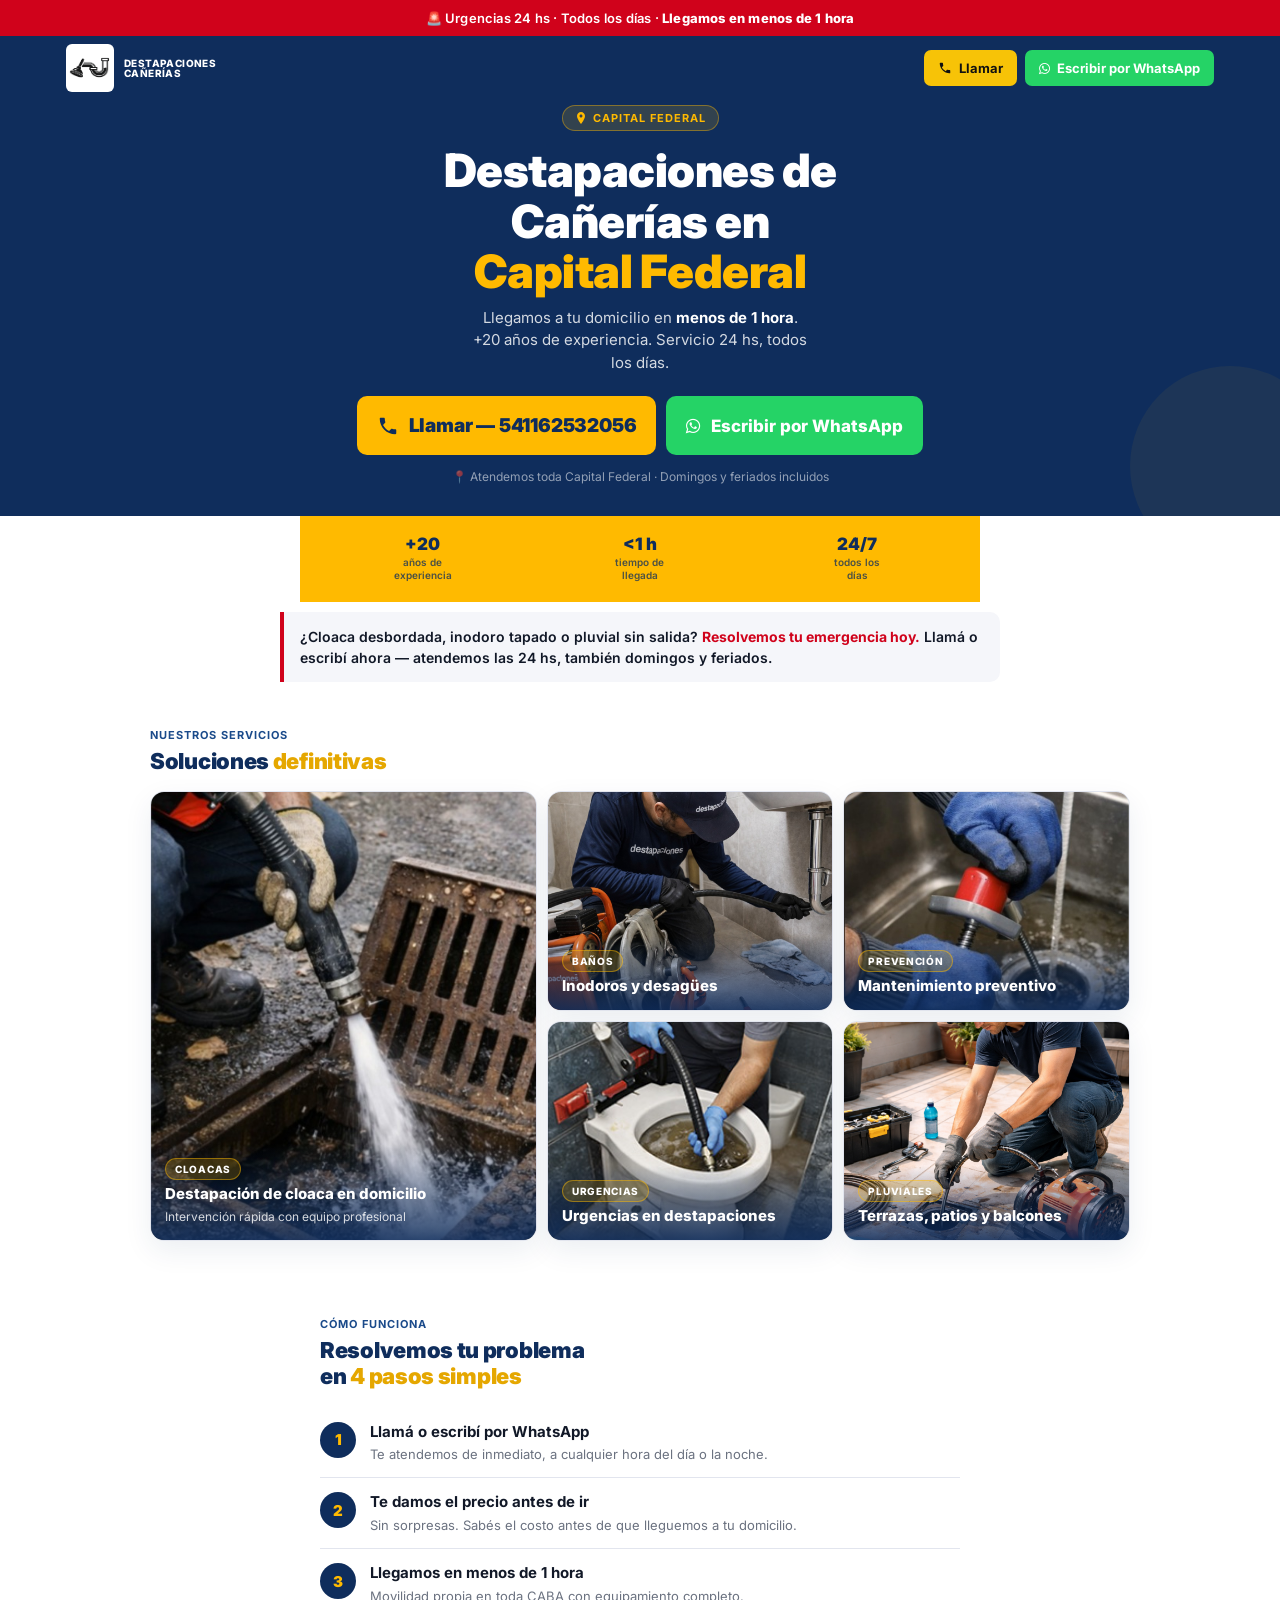
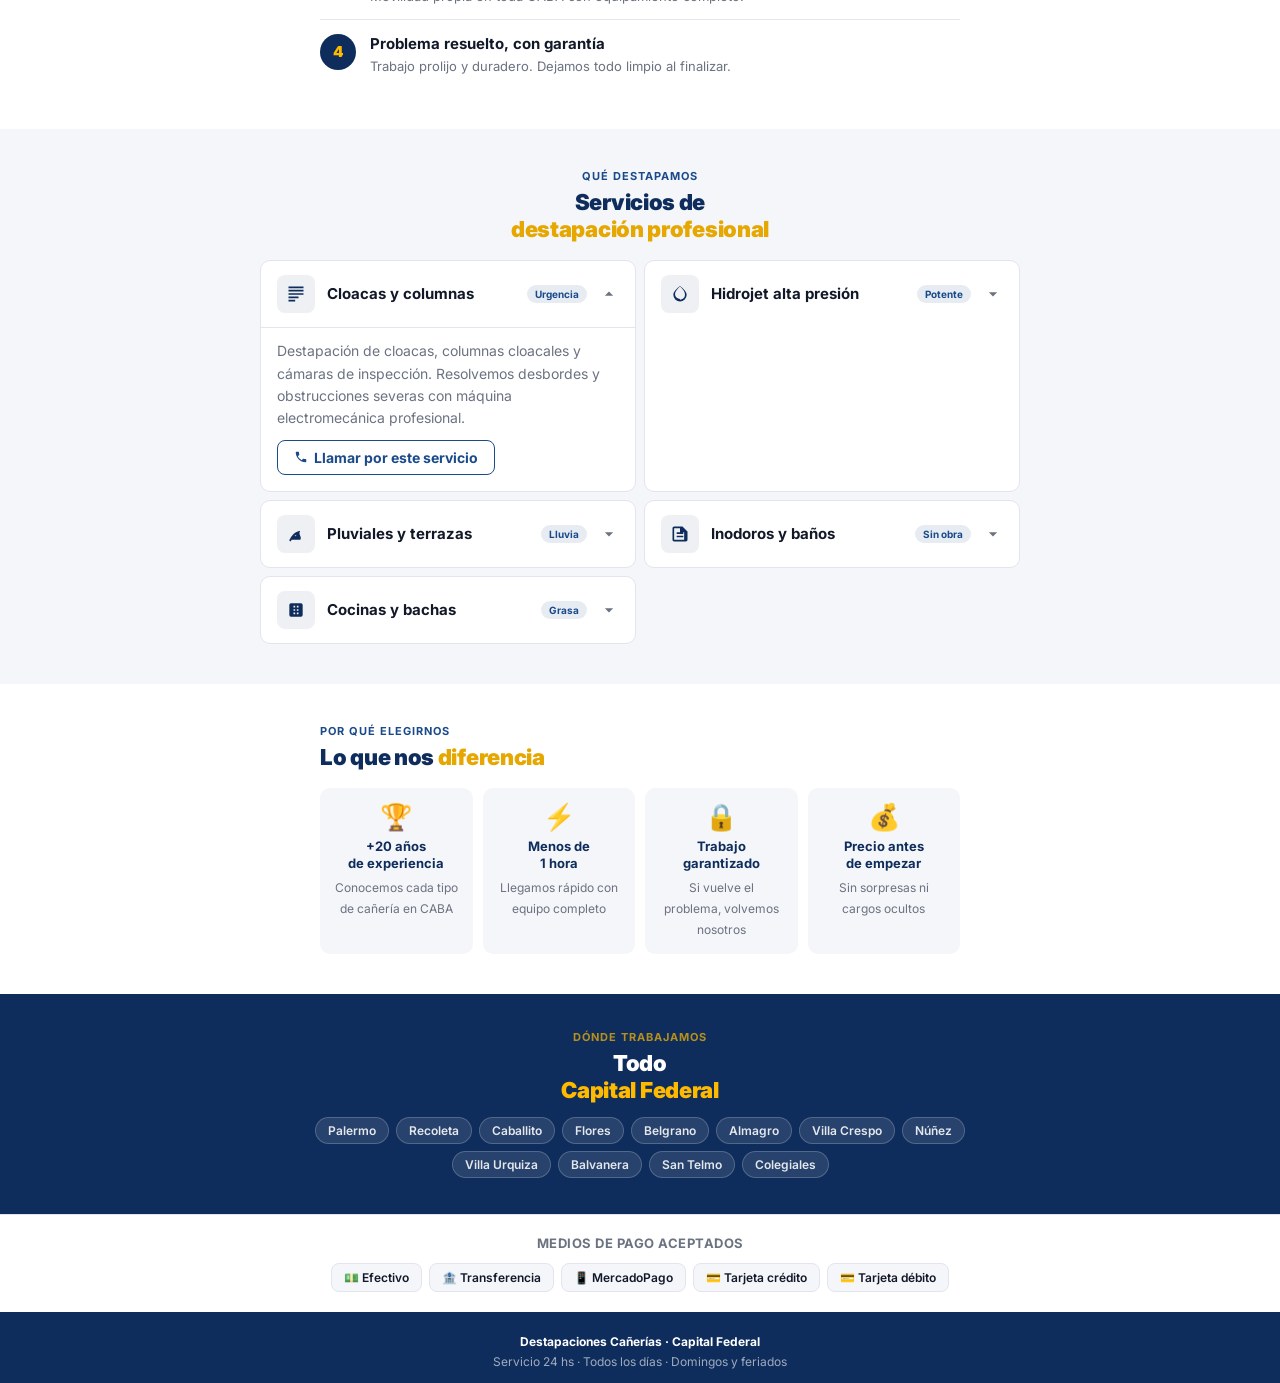
<file: capital-federal.html>
<!DOCTYPE html>
<html lang="es">
<head>

    <!-- Google Tag Manager -->
<script>(function(w,d,s,l,i){w[l]=w[l]||[];w[l].push({'gtm.start':
new Date().getTime(),event:'gtm.js'});var f=d.getElementsByTagName(s)[0],
j=d.createElement(s),dl=l!='dataLayer'?'&l='+l:'';j.async=true;j.src=
'https://www.googletagmanager.com/gtm.js?id='+i+dl;f.parentNode.insertBefore(j,f);
})(window,document,'script','dataLayer','GTM-MP8WF4T');</script>
<!-- End Google Tag Manager -->
<meta charset="UTF-8">
<meta name="viewport" content="width=device-width, initial-scale=1.0">
<title>Destapaciones Cañerías Capital Federal | 24 hs | Llegamos en 1 hora</title>

<link rel="icon" type="image/png" href="img/logo2.png">
<link rel="shortcut icon" href="img/logo2.png" type="image/png">
<link rel="apple-touch-icon" href="img/logo2.png">



<meta name="description" content="Destapaciones de cañerías en Capital Federal. 24 hs todos los días. Llegamos en menos de 1 hora. Cloacas, pluviales, inodoros, cocinas. Llamá ahora.">
<link rel="preconnect" href="https://fonts.googleapis.com">
<link href="https://fonts.googleapis.com/css2?family=Inter:wght@400;500;600;700;800;900&display=swap" rel="stylesheet">
<link rel="stylesheet" href="https://cdnjs.cloudflare.com/ajax/libs/font-awesome/4.7.0/css/font-awesome.min.css">
  <link rel="stylesheet" href="style.css">
<style>
/* =============================================
   RESET + BASE — mobile first, 390px canvas
   ============================================= */
*, *::before, *::after { box-sizing: border-box; margin: 0; padding: 0; }

:root {
  --azul:        #0F2D5C;
  --azul-med:    #1A4A8A;
  --amarillo:    #FFBA00;
  --amarillo-dk: #E5A700;
  --verde-wa:    #25D366;
  --rojo:        #D0021B;
  --gris-bg:     #F5F6FA;
  --gris-borde:  #E2E5EE;
  --texto:       #111827;
  --texto-sec:   #6B7280;
  --blanco:      #FFFFFF;
  --radio:       10px;
}

html { scroll-behavior: smooth; }

body {
  font-family: 'Inter', sans-serif;
  font-size: 16px;
  color: var(--texto);
  background: var(--blanco);
  /* espacio para barra flotante */
  padding-bottom: 80px;
}

a { text-decoration: none; }
img { display: block; width: 100%; }

/* =============================================
   BARRA TOP URGENCIA
   ============================================= */
.top-bar {
  background: var(--rojo);
  color: #fff;
  text-align: center;
  padding: 9px 16px;
  font-size: 13px;
  font-weight: 600;
  letter-spacing: 0.2px;
  line-height: 1.4;
}
.top-bar strong { font-weight: 800; }

/* =============================================
   HEADER — logo + tel compacto
   ============================================= */
.header {
  background: var(--azul);
  padding: 12px 16px;
  display: flex;
  align-items: center;
  justify-content: space-between;
  gap: 10px;
  position: sticky;
  top: 0;
  z-index: 100;
}
.logo {
  display: flex;
  align-items: center;
  gap: 9px;
  flex-shrink: 0;
}
.logo-badge {
  width: 38px; height: 38px;
  background: var(--amarillo);
  border-radius: 8px;
  display: flex; align-items: center; justify-content: center;
  flex-shrink: 0;
}
.logo-badge svg { width: 22px; height: 22px; }
.logo-nombre {
  font-size: 13px;
  font-weight: 800;
  color: #fff;
  line-height: 1.2;
  text-transform: uppercase;
  letter-spacing: 0.3px;
}
.logo-sub {
  font-size: 10px;
  color: rgba(255,255,255,0.6);
  font-weight: 500;
  margin-top: 1px;
}
.header-tel {
  display: flex;
  gap: 8px;
  flex-shrink: 0;
}
.hbtn {
  display: flex; align-items: center; gap: 6px;
  padding: 9px 14px;
  border-radius: 8px;
  font-size: 13px;
  font-weight: 700;
  cursor: pointer;
  border: none;
  white-space: nowrap;
}
.hbtn svg { width: 14px; height: 14px; flex-shrink: 0; }
.hbtn-tel  { background: var(--amarillo); color: var(--azul); }
.hbtn-wa   { background: var(--verde-wa); color: #fff; }

/* =============================================
   HERO — above the fold en 390px
   ============================================= */
.hero {
  background: var(--azul);
  padding: 28px 16px 32px;
  text-align: center;
  position: relative;
  overflow: hidden;
}
/* decoración sutil */
.hero::after {
  content: '';
  position: absolute;
  bottom: -50px; right: -50px;
  width: 200px; height: 200px;
  border-radius: 50%;
  background: rgba(255,186,0,0.06);
  pointer-events: none;
}

.hero-zona {
  display: inline-flex;
  align-items: center;
  gap: 6px;
  background: rgba(255,186,0,0.15);
  border: 1px solid rgba(255,186,0,0.4);
  color: var(--amarillo);
  font-size: 11px;
  font-weight: 700;
  letter-spacing: 1px;
  text-transform: uppercase;
  padding: 5px 12px;
  border-radius: 20px;
  margin-bottom: 14px;
}
.hero-zona svg { width: 12px; height: 12px; fill: var(--amarillo); }

.hero h1 {
  font-size: 30px;
  font-weight: 900;
  color: #fff;
  line-height: 1.1;
  letter-spacing: -0.5px;
  margin-bottom: 10px;
}
.hero h1 em { color: var(--amarillo); font-style: normal; }

.hero-sub {
  font-size: 15px;
  color: rgba(255,255,255,0.82);
  line-height: 1.5;
  margin-bottom: 22px;
  max-width: 340px;
  margin-left: auto;
  margin-right: auto;
}

/* CTAs — el llamar tiene que ser el más grande de la página */
.hero-ctas {
  display: flex;
  flex-direction: column;
  gap: 10px;
  max-width: 360px;
  margin: 0 auto;
}
.cta-llamar {
  display: flex; align-items: center; justify-content: center; gap: 10px;
  background: var(--amarillo);
  color: var(--azul);
  font-size: 19px;
  font-weight: 900;
  padding: 18px 20px;
  border-radius: var(--radio);
  border: none; cursor: pointer;
  animation: pulso 2.2s ease-in-out infinite;
  letter-spacing: -0.2px;
}
@keyframes pulso {
  0%,100% { box-shadow: 0 0 0 0 rgba(255,186,0,.45); }
  55%      { box-shadow: 0 0 0 12px rgba(255,186,0,0); }
}
.cta-llamar svg { width: 22px; height: 22px; flex-shrink: 0; }

.cta-wa {
  display: flex; align-items: center; justify-content: center; gap: 10px;
  background: var(--verde-wa);
  color: #fff;
  font-size: 17px;
  font-weight: 800;
  padding: 15px 20px;
  border-radius: var(--radio);
}
.cta-wa svg { width: 20px; height: 20px; flex-shrink: 0; }

.hero-nota {
  margin-top: 14px;
  font-size: 12px;
  color: rgba(255,255,255,0.55);
  position: relative; z-index: 1;
}

/* =============================================
   TRUST — 3 items horizontales, sin scroll
   ============================================= */
.trust {
  background: var(--amarillo);
  padding: 14px 16px;
  display: grid;
  grid-template-columns: repeat(3, 1fr);
  gap: 4px;
}
.trust-item {
  display: flex;
  flex-direction: column;
  align-items: center;
  text-align: center;
  gap: 3px;
  padding: 6px 4px;
}
.trust-num {
  font-size: 17px;
  font-weight: 900;
  color: var(--azul);
  line-height: 1;
}
.trust-lbl {
  font-size: 10px;
  font-weight: 600;
  color: rgba(15,45,92,0.75);
  line-height: 1.3;
  text-align: center;
}

/* =============================================
   URGENCIA BANNER — refuerzo emocional
   ============================================= */
.urgencia-banner {
  background: var(--gris-bg);
  border-left: 4px solid var(--rojo);
  margin: 20px 16px;
  border-radius: 0 var(--radio) var(--radio) 0;
  padding: 14px 16px;
}
.urgencia-banner p {
  font-size: 14px;
  font-weight: 600;
  color: var(--texto);
  line-height: 1.5;
}
.urgencia-banner p strong { color: var(--rojo); }

/* =============================================
   PASOS — 4 pasos compactos
   ============================================= */
.pasos {
  padding: 24px 16px;
}
.seccion-label {
  font-size: 11px;
  font-weight: 700;
  color: var(--azul-med);
  text-transform: uppercase;
  letter-spacing: 1px;
  margin-bottom: 6px;
}
.seccion-h2 {
  font-size: 22px;
  font-weight: 900;
  color: var(--azul);
  line-height: 1.2;
  margin-bottom: 18px;
  letter-spacing: -0.3px;
}
.seccion-h2 em { color: var(--amarillo-dk); font-style: normal; }

.pasos-lista {
  display: flex;
  flex-direction: column;
  gap: 0;
}
.paso {
  display: flex;
  align-items: flex-start;
  gap: 14px;
  padding: 14px 0;
  border-bottom: 1px solid var(--gris-borde);
}
.paso:last-child { border-bottom: none; }
.paso-n {
  width: 36px; height: 36px;
  background: var(--azul);
  border-radius: 50%;
  display: flex; align-items: center; justify-content: center;
  font-size: 15px;
  font-weight: 900;
  color: var(--amarillo);
  flex-shrink: 0;
}
.paso-txt strong {
  display: block;
  font-size: 15px;
  font-weight: 700;
  color: var(--texto);
  line-height: 1.3;
  margin-bottom: 2px;
}
.paso-txt span {
  font-size: 13px;
  color: var(--texto-sec);
  line-height: 1.4;
}

/* =============================================
   SERVICIOS — acordeón mobile
   ============================================= */
.servicios {
  background: var(--gris-bg);
  padding: 24px 16px;
}
.servicios-lista {
  display: flex;
  flex-direction: column;
  gap: 8px;
  margin-top: 16px;
}
.servicio {
  background: var(--blanco);
  border: 1px solid var(--gris-borde);
  border-radius: var(--radio);
  overflow: hidden;
}
.servicio-header {
  display: flex;
  align-items: center;
  gap: 12px;
  padding: 14px 16px;
  cursor: pointer;
  user-select: none;
  -webkit-tap-highlight-color: transparent;
}
.serv-ico {
  width: 38px; height: 38px;
  background: rgba(15,45,92,0.07);
  border-radius: 8px;
  display: flex; align-items: center; justify-content: center;
  flex-shrink: 0;
}
.serv-ico svg { width: 20px; height: 20px; fill: var(--azul); }
.serv-nombre {
  flex: 1;
  font-size: 15px;
  font-weight: 700;
  color: var(--texto);
  line-height: 1.3;
}
.serv-badge {
  font-size: 10px;
  font-weight: 700;
  color: var(--azul-med);
  background: rgba(26,74,138,0.1);
  padding: 3px 8px;
  border-radius: 10px;
  white-space: nowrap;
}
.serv-chevron {
  width: 20px; height: 20px;
  fill: var(--texto-sec);
  transition: transform 0.25s;
  flex-shrink: 0;
}
.servicio.open .serv-chevron { transform: rotate(180deg); }
.serv-body {
  display: none;
  padding: 0 16px 16px;
  border-top: 1px solid var(--gris-borde);
  padding-top: 12px;
}
.servicio.open .serv-body { display: block; }
.serv-body p {
  font-size: 14px;
  color: var(--texto-sec);
  line-height: 1.6;
}
.serv-cta-link {
  display: inline-flex;
  align-items: center;
  gap: 6px;
  margin-top: 10px;
  font-size: 14px;
  font-weight: 700;
  color: var(--azul-med);
  border: 1.5px solid var(--azul-med);
  padding: 8px 16px;
  border-radius: 8px;
}
.serv-cta-link svg { width: 14px; height: 14px; fill: var(--azul-med); }

/* =============================================
   GARANTIAS — iconos grandes
   ============================================= */
.garantias {
  padding: 24px 16px;
}
.garantias-grid {
  display: grid;
  grid-template-columns: 1fr 1fr;
  gap: 10px;
  margin-top: 16px;
}
.garantia-card {
  background: var(--gris-bg);
  border-radius: var(--radio);
  padding: 16px 14px;
  text-align: center;
}
.garantia-ico {
  font-size: 26px;
  margin-bottom: 8px;
  line-height: 1;
}
.garantia-card strong {
  display: block;
  font-size: 13px;
  font-weight: 700;
  color: var(--azul);
  line-height: 1.3;
  margin-bottom: 4px;
}
.garantia-card span {
  font-size: 12px;
  color: var(--texto-sec);
  line-height: 1.4;
}

/* =============================================
   COBERTURA — chips zona
   ============================================= */
.cobertura {
  background: var(--azul);
  padding: 24px 16px;
}
.cobertura .seccion-label { color: rgba(255,186,0,0.7); }
.cobertura .seccion-h2 { color: #fff; margin-bottom: 14px; }
.cobertura .seccion-h2 em { color: var(--amarillo); }
.chips {
  display: flex;
  flex-wrap: wrap;
  gap: 7px;
}
.chip {
  background: rgba(255,255,255,0.1);
  border: 1px solid rgba(255,255,255,0.2);
  color: rgba(255,255,255,0.88);
  font-size: 12px;
  font-weight: 600;
  padding: 5px 12px;
  border-radius: 20px;
}

/* =============================================
   FORMULARIO — minimalista, 3 campos
   ============================================= */
.form-section {
  padding: 24px 16px;
  background: var(--gris-bg);
}
.form-card {
  background: var(--blanco);
  border: 1px solid var(--gris-borde);
  border-radius: 14px;
  padding: 22px 18px;
}
.form-card .seccion-h2 { font-size: 20px; margin-bottom: 4px; }
.form-desc {
  font-size: 13px;
  color: var(--texto-sec);
  margin-bottom: 18px;
  line-height: 1.5;
}
.fgrupo { margin-bottom: 12px; }
.fgrupo label {
  display: block;
  font-size: 12px;
  font-weight: 700;
  color: var(--azul);
  text-transform: uppercase;
  letter-spacing: 0.5px;
  margin-bottom: 5px;
}
.fgrupo input,
.fgrupo select {
  width: 100%;
  padding: 13px 14px;
  border: 1.5px solid var(--gris-borde);
  border-radius: 8px;
  font-size: 16px; /* 16px evita zoom en iOS */
  font-family: 'Inter', sans-serif;
  color: var(--texto);
  background: var(--blanco);
  outline: none;
  -webkit-appearance: none;
  appearance: none;
  transition: border-color 0.2s;
}
.fgrupo input:focus,
.fgrupo select:focus { border-color: var(--azul); }

.btn-form {
  width: 100%;
  background: var(--azul);
  color: #fff;
  font-size: 16px;
  font-weight: 800;
  padding: 16px;
  border-radius: 8px;
  border: none;
  cursor: pointer;
  font-family: 'Inter', sans-serif;
  display: flex; align-items: center; justify-content: center; gap: 8px;
  margin-top: 4px;
  transition: background 0.15s;
}
.btn-form:active { background: var(--azul-med); }
.btn-form svg { width: 18px; height: 18px; }
.form-note {
  font-size: 11px;
  color: var(--texto-sec);
  text-align: center;
  margin-top: 10px;
  line-height: 1.5;
}

/* =============================================
   PAGOS
   ============================================= */
.pagos {
  padding: 20px 16px;
  text-align: center;
  border-top: 1px solid var(--gris-borde);
}
.pagos-titulo {
  font-size: 13px;
  font-weight: 700;
  color: var(--texto-sec);
  margin-bottom: 12px;
  text-transform: uppercase;
  letter-spacing: 0.5px;
}
.pagos-chips {
  display: flex;
  flex-wrap: wrap;
  justify-content: center;
  gap: 7px;
}
.pago-chip {
  background: var(--gris-bg);
  border: 1px solid var(--gris-borde);
  color: var(--texto);
  font-size: 12px;
  font-weight: 600;
  padding: 6px 12px;
  border-radius: 8px;
}

/* =============================================
   FOOTER
   ============================================= */
footer {
  background: var(--azul);
  color: rgba(255,255,255,0.6);
  text-align: center;
  padding: 20px 16px 10px;
  font-size: 12px;
  line-height: 1.7;
}
footer strong { color: #fff; }

/* =============================================
   CTA FIJO INFERIOR — la estrella del mobile
   ============================================= */
.cta-fijo {
  position: fixed;
  bottom: 0; left: 0; right: 0;
  z-index: 200;
  display: grid;
  grid-template-columns: 1fr 1fr;
  background: var(--blanco);
  border-top: 1.5px solid var(--gris-borde);
  padding: 10px 12px 14px;
  gap: 8px;
  /* safe area para iPhone X+ */
  padding-bottom: max(14px, env(safe-area-inset-bottom));
}
.fijo-btn {
  display: flex; align-items: center; justify-content: center; gap: 8px;
  padding: 14px 10px;
  border-radius: 10px;
  font-size: 15px;
  font-weight: 800;
  border: none;
  cursor: pointer;
  font-family: 'Inter', sans-serif;
  -webkit-tap-highlight-color: transparent;
  transition: opacity 0.15s;
}
.fijo-btn:active { opacity: 0.85; transform: scale(0.98); }
.fijo-btn svg { width: 18px; height: 18px; flex-shrink: 0; }
.fijo-tel { background: var(--amarillo); color: var(--azul); }
.fijo-wa  { background: var(--verde-wa); color: #fff; }

/* =============================================
   DESKTOP UPGRADE — de 680px para arriba
   ============================================= */
@media (min-width: 680px) {
  body { padding-bottom: 0; }

  .hero { padding: 52px 40px; }
  .hero h1 { font-size: 46px; }
  .hero-ctas {
    flex-direction: row;
    justify-content: center;
    max-width: none;
  }
  .cta-llamar, .cta-wa { flex: 0 0 auto; }

  .trust { grid-template-columns: repeat(3, 1fr); max-width: 680px; margin: 0 auto; }

  
  .pasos { padding: 40px; max-width: 720px; margin: 0 auto; }
  .servicios { padding: 40px; }
  .servicios-lista {
    display: grid;
    grid-template-columns: 1fr 1fr;
    max-width: 760px;
    margin: 16px auto 0;
  }
  .garantias { padding: 40px; max-width: 720px; margin: 0 auto; }
  .garantias-grid { grid-template-columns: repeat(4, 1fr); }
  .cobertura { padding: 36px 40px; }
  .form-section { padding: 40px; }
  .form-card { max-width: 520px; margin: 0 auto; }

  .cta-fijo { display: none; }

  .header-tel { gap: 10px; }
  .hbtn { font-size: 14px; padding: 10px 18px; }
}
</style>
</head>
<body>

    <!-- Google Tag Manager (noscript) -->
<noscript><iframe src="https://www.googletagmanager.com/ns.html?id=GTM-MP8WF4T"
height="0" width="0" style="display:none;visibility:hidden"></iframe></noscript>
<!-- End Google Tag Manager (noscript) -->

<!-- TOP BAR -->
<div class="top-bar">
  🚨 Urgencias 24 hs · Todos los días · <strong>Llegamos en menos de 1 hora</strong>
</div>

<!-- HEADER STICKY -->
<!-- HEADER STICKY -->
<header class="header">
  <div class="header-inner">
    <div class="logo">
      <div class="logo-badge">
    <img src="img/logo3.png" alt="Logo Destapaciones Cañerías" class="logo-img">
  </div>

      <div>
        <div class="logo-nombre">Destapaciones<br>Cañerías</div>
      </div>
    </div>

    <div class="header-tel">
      <a href="tel:541162532056" class="hbtn hbtn-tel">
        <svg viewBox="0 0 24 24" fill="currentColor">
          <path d="M6.6 10.8c1.4 2.8 3.8 5.1 6.6 6.6l2.2-2.2c.27-.27.67-.36 1.02-.24 1.12.37 2.33.57 3.58.57.55 0 1 .45 1 1V20c0 .55-.45 1-1 1-9.39 0-17-7.61-17-17 0-.55.45-1 1-1h3.5c.55 0 1 .45 1 1 0 1.26.2 2.47.57 3.6.11.33.03.7-.25.98L6.6 10.8z"/>
        </svg>
        Llamar
      </a>

      <a href="https://wa.me/541162532056" class="hbtn hbtn-wa" target="_blank" rel="noopener">
        <i class="fa fa-whatsapp whatsapp-icon" aria-hidden="true"></i>
        <span>Escribir por WhatsApp</span> </a>
      </a>
    </div>
  </div>
</header>

<!-- HERO -->
<section class="hero">
  <div class="hero-zona">
    <svg viewBox="0 0 12 12"><path d="M6 0C3.79 0 2 1.79 2 4c0 3 4 8 4 8s4-5 4-8c0-2.21-1.79-4-4-4zm0 5.5C5.17 5.5 4.5 4.83 4.5 4S5.17 2.5 6 2.5 7.5 3.17 7.5 4 6.83 5.5 6 5.5z"/></svg>
    Capital Federal
  </div>

  <h1>Destapaciones de<br>Cañerías en<br><em>Capital Federal</em></h1>

  <p class="hero-sub">Llegamos a tu domicilio en <strong style="color:#fff;">menos de 1 hora</strong>. +20 años de experiencia. Servicio 24 hs, todos los días.</p>

  <div class="hero-ctas">
    <a href="tel:541162532056" class="cta-llamar">
      <svg viewBox="0 0 24 24" fill="currentColor"><path d="M6.6 10.8c1.4 2.8 3.8 5.1 6.6 6.6l2.2-2.2c.27-.27.67-.36 1.02-.24 1.12.37 2.33.57 3.58.57.55 0 1 .45 1 1V20c0 .55-.45 1-1 1-9.39 0-17-7.61-17-17 0-.55.45-1 1-1h3.5c.55 0 1 .45 1 1 0 1.26.2 2.47.57 3.6.11.33.03.7-.25.98L6.6 10.8z"/></svg>
      Llamar — 541162532056
    </a>
    <a href="https://wa.me/541162532056" class="cta-wa" target="_blank" rel="noopener">
    <i class="fa fa-whatsapp whatsapp-icon" aria-hidden="true"></i>
        <span>Escribir por WhatsApp</span>
    </a>
  </div>

  <p class="hero-nota">📍 Atendemos toda Capital Federal · Domingos y feriados incluidos</p>
</section>

<!-- TRUST BAR -->
<div class="trust">
  <div class="trust-item">
    <span class="trust-num">+20</span>
    <span class="trust-lbl">años de<br>experiencia</span>
  </div>
  <div class="trust-item">
    <span class="trust-num">&lt;1 h</span>
    <span class="trust-lbl">tiempo de<br>llegada</span>
  </div>
  <div class="trust-item">
    <span class="trust-num">24/7</span>
    <span class="trust-lbl">todos los<br>días</span>
  </div>
</div>

<!-- URGENCIA REFUERZO -->
<div class="urgencia-banner">
  <p>¿Cloaca desbordada, inodoro tapado o pluvial sin salida? <strong>Resolvemos tu emergencia hoy.</strong> Llamá o escribí ahora — atendemos las 24 hs, también domingos y feriados.</p>
</div>







<!-- TRABAJOS REALES -->
<section class="trabajos-preview">
  <div class="trabajos-preview-inner">
    <div class="seccion-label">Nuestros servicios</div>
    <h2 class="seccion-h2">Soluciones <em>definitivas</em></h2>

    <div class="trabajos-grid">
      <article class="trabajo-card trabajo-card--grande">
        <img src="img/cloacas.jpeg" alt="Destapación de cloaca en domicilio" loading="lazy">
        <div class="trabajo-info">
          <span class="trabajo-tag">Cloacas</span>
          <strong>Destapación de cloaca en domicilio</strong>
          <span>Intervención rápida con equipo profesional</span>
        </div>
      </article>

      <article class="trabajo-card">
        <img src="img/banio2.jpeg" alt="Trabajo de destapación en baño" loading="lazy">
        <div class="trabajo-info">
          <span class="trabajo-tag">Baños</span>
          <strong>Inodoros y desagües</strong>
        </div>
      </article>
       <article class="trabajo-card">
        <img src="img/cocina.jpeg" alt="Trabajo de destapación en baño" loading="lazy">
        <div class="trabajo-info">
          <span class="trabajo-tag">Prevención</span>
          <strong>Mantenimiento preventivo</strong>
        </div>
      </article> <article class="trabajo-card">
        <img src="img/banio.jpg" alt="Trabajo de destapación en baño" loading="lazy">
        <div class="trabajo-info">
          <span class="trabajo-tag">Urgencias</span>
          <strong>Urgencias en destapaciones</strong>
        </div>
      </article>

      <article class="trabajo-card">
        <img src="img/terraza.png" alt="Destapación de pluvial y terraza" loading="lazy">
        <div class="trabajo-info">
          <span class="trabajo-tag">Pluviales</span>
          <strong>Terrazas, patios y balcones</strong>
        </div>
      </article>
    </div>
  </div>
</section>






<!-- PASOS -->
<section class="pasos">
  <div class="seccion-label">Cómo funciona</div>
  <h2 class="seccion-h2">Resolvemos tu problema<br>en <em>4 pasos simples</em></h2>
  <div class="pasos-lista">
    <div class="paso">
      <div class="paso-n">1</div>
      <div class="paso-txt">
        <strong>Llamá o escribí por WhatsApp</strong>
        <span>Te atendemos de inmediato, a cualquier hora del día o la noche.</span>
      </div>
    </div>
    <div class="paso">
      <div class="paso-n">2</div>
      <div class="paso-txt">
        <strong>Te damos el precio antes de ir</strong>
        <span>Sin sorpresas. Sabés el costo antes de que lleguemos a tu domicilio.</span>
      </div>
    </div>
    <div class="paso">
      <div class="paso-n">3</div>
      <div class="paso-txt">
        <strong>Llegamos en menos de 1 hora</strong>
        <span>Movilidad propia en toda CABA con equipamiento completo.</span>
      </div>
    </div>
    <div class="paso">
      <div class="paso-n">4</div>
      <div class="paso-txt">
        <strong>Problema resuelto, con garantía</strong>
        <span>Trabajo prolijo y duradero. Dejamos todo limpio al finalizar.</span>
      </div>
    </div>
  </div>
</section>

<!-- SERVICIOS ACORDEÓN -->
<section class="servicios">
   <div class="seccion-label1">
  <div class="seccion-label">Qué destapamos</div>
  <h2 class="seccion-h2">Servicios de<br><em>destapación profesional</em></h2>
  </div>
  <div class="servicios-lista" id="serviciosList">

    <div class="servicio open">
      <div class="servicio-header" onclick="toggleServicio(this)">
        <div class="serv-ico">
          <svg viewBox="0 0 24 24"><path d="M3 3h18v2H3zm0 4h18v2H3zm0 4h18v2H3zm0 4h12v2H3zm0 4h8v2H3z"/></svg>
        </div>
        <span class="serv-nombre">Cloacas y columnas</span>
        <span class="serv-badge">Urgencia</span>
        <svg class="serv-chevron" viewBox="0 0 24 24"><path d="M7 10l5 5 5-5z"/></svg>
      </div>
      <div class="serv-body">
        <p>Destapación de cloacas, columnas cloacales y cámaras de inspección. Resolvemos desbordes y obstrucciones severas con máquina electromecánica profesional.</p>
        <a href="tel:541162532056" class="serv-cta-link">
          <svg viewBox="0 0 24 24"><path d="M6.6 10.8c1.4 2.8 3.8 5.1 6.6 6.6l2.2-2.2c.27-.27.67-.36 1.02-.24 1.12.37 2.33.57 3.58.57.55 0 1 .45 1 1V20c0 .55-.45 1-1 1-9.39 0-17-7.61-17-17 0-.55.45-1 1-1h3.5c.55 0 1 .45 1 1 0 1.26.2 2.47.57 3.6.11.33.03.7-.25.98L6.6 10.8z"/></svg>
          Llamar por este servicio
        </a>
      </div>
    </div>

    <div class="servicio">
      <div class="servicio-header" onclick="toggleServicio(this)">
        <div class="serv-ico">
          <svg viewBox="0 0 24 24"><path d="M12 2C8 6 4 9 4 13a8 8 0 0016 0c0-4-4-7-8-11zm0 16a6 6 0 01-6-6c0-2.8 2.4-5.4 6-9.3C15.6 6.6 18 9.2 18 13a6 6 0 01-6 6z"/></svg>
        </div>
        <span class="serv-nombre">Hidrojet alta presión</span>
        <span class="serv-badge">Potente</span>
        <svg class="serv-chevron" viewBox="0 0 24 24"><path d="M7 10l5 5 5-5z"/></svg>
      </div>
      <div class="serv-body">
        <p>Limpieza profunda con agua a alta presión. Elimina grasa acumulada, raíces, sedimentos y obstrucciones que la máquina convencional no puede resolver.</p>
        <a href="tel:541162532056" class="serv-cta-link">
          <svg viewBox="0 0 24 24"><path d="M6.6 10.8c1.4 2.8 3.8 5.1 6.6 6.6l2.2-2.2c.27-.27.67-.36 1.02-.24 1.12.37 2.33.57 3.58.57.55 0 1 .45 1 1V20c0 .55-.45 1-1 1-9.39 0-17-7.61-17-17 0-.55.45-1 1-1h3.5c.55 0 1 .45 1 1 0 1.26.2 2.47.57 3.6.11.33.03.7-.25.98L6.6 10.8z"/></svg>
          Llamar por este servicio
        </a>
      </div>
    </div>

    <div class="servicio">
      <div class="servicio-header" onclick="toggleServicio(this)">
        <div class="serv-ico">
          <svg viewBox="0 0 24 24"><path d="M17 8C8 10 5.9 16.17 3.82 19.82L5.71 21l1-2h10.58c.35-.81.54-1.81.41-3C17.28 13.65 15 12 17 8zM11.67 13.6C12.93 12.1 15 11 17 8c0 0-5 2-5 7 0 0-1.5-1.7-2.33-1.4z"/></svg>
        </div>
        <span class="serv-nombre">Pluviales y terrazas</span>
        <span class="serv-badge">Lluvia</span>
        <svg class="serv-chevron" viewBox="0 0 24 24"><path d="M7 10l5 5 5-5z"/></svg>
      </div>
      <div class="serv-body">
        <p>Destapación de cañerías pluviales en terrazas, balcones, patios y galpones. Prevenimos inundaciones antes de que lleguen las lluvias.</p>
        <a href="tel:541162532056" class="serv-cta-link">
          <svg viewBox="0 0 24 24"><path d="M6.6 10.8c1.4 2.8 3.8 5.1 6.6 6.6l2.2-2.2c.27-.27.67-.36 1.02-.24 1.12.37 2.33.57 3.58.57.55 0 1 .45 1 1V20c0 .55-.45 1-1 1-9.39 0-17-7.61-17-17 0-.55.45-1 1-1h3.5c.55 0 1 .45 1 1 0 1.26.2 2.47.57 3.6.11.33.03.7-.25.98L6.6 10.8z"/></svg>
          Llamar por este servicio
        </a>
      </div>
    </div>

    <div class="servicio">
      <div class="servicio-header" onclick="toggleServicio(this)">
        <div class="serv-ico">
          <svg viewBox="0 0 24 24"><path d="M9 3H5C3.9 3 3 3.9 3 5v14c0 1.1.9 2 2 2h14c1.1 0 2-.9 2-2V9l-6-6H9zm5 16H5V5h7v5h5v9zM8 14h8v2H8zm0-4h8v2H8z"/></svg>
        </div>
        <span class="serv-nombre">Inodoros y baños</span>
        <span class="serv-badge">Sin obra</span>
        <svg class="serv-chevron" viewBox="0 0 24 24"><path d="M7 10l5 5 5-5z"/></svg>
      </div>
      <div class="serv-body">
        <p>Destapación de inodoros, bidés, duchas y bañeras. Solución rápida y sin romper pisos ni paredes. Ideal para departamentos y casas.</p>
        <a href="tel:541162532056" class="serv-cta-link">
          <svg viewBox="0 0 24 24"><path d="M6.6 10.8c1.4 2.8 3.8 5.1 6.6 6.6l2.2-2.2c.27-.27.67-.36 1.02-.24 1.12.37 2.33.57 3.58.57.55 0 1 .45 1 1V20c0 .55-.45 1-1 1-9.39 0-17-7.61-17-17 0-.55.45-1 1-1h3.5c.55 0 1 .45 1 1 0 1.26.2 2.47.57 3.6.11.33.03.7-.25.98L6.6 10.8z"/></svg>
          Llamar por este servicio
        </a>
      </div>
    </div>

    <div class="servicio">
      <div class="servicio-header" onclick="toggleServicio(this)">
        <div class="serv-ico">
          <svg viewBox="0 0 24 24"><path d="M18 4H6a2 2 0 00-2 2v12a2 2 0 002 2h12a2 2 0 002-2V6a2 2 0 00-2-2zm-7 13H9v-2h2v2zm0-4H9v-2h2v2zm0-4H9V7h2v2zm4 8h-2v-2h2v2zm0-4h-2v-2h2v2zm0-4h-2V7h2v2z"/></svg>
        </div>
        <span class="serv-nombre">Cocinas y bachas</span>
        <span class="serv-badge">Grasa</span>
        <svg class="serv-chevron" viewBox="0 0 24 24"><path d="M7 10l5 5 5-5z"/></svg>
      </div>
      <div class="serv-body">
        <p>Eliminamos obstrucciones de grasa, restos orgánicos y depósitos en cañerías de cocinas, bachas y lavaderos residenciales y gastronómicos.</p>
        <a href="tel:541162532056" class="serv-cta-link">
          <svg viewBox="0 0 24 24"><path d="M6.6 10.8c1.4 2.8 3.8 5.1 6.6 6.6l2.2-2.2c.27-.27.67-.36 1.02-.24 1.12.37 2.33.57 3.58.57.55 0 1 .45 1 1V20c0 .55-.45 1-1 1-9.39 0-17-7.61-17-17 0-.55.45-1 1-1h3.5c.55 0 1 .45 1 1 0 1.26.2 2.47.57 3.6.11.33.03.7-.25.98L6.6 10.8z"/></svg>
          Llamar por este servicio
        </a>
      </div>
    </div>

  </div>
</section>

<!-- GARANTÍAS -->
<section class="garantias">
  <div class="seccion-label">Por qué elegirnos</div>
  <h2 class="seccion-h2">Lo que nos <em>diferencia</em></h2>
  <div class="garantias-grid">
    <div class="garantia-card">
      <div class="garantia-ico">🏆</div>
      <strong>+20 años<br>de experiencia</strong>
      <span>Conocemos cada tipo de cañería en CABA</span>
    </div>
    <div class="garantia-card">
      <div class="garantia-ico">⚡</div>
      <strong>Menos de<br>1 hora</strong>
      <span>Llegamos rápido con equipo completo</span>
    </div>
    <div class="garantia-card">
      <div class="garantia-ico">🔒</div>
      <strong>Trabajo<br>garantizado</strong>
      <span>Si vuelve el problema, volvemos nosotros</span>
    </div>
    <div class="garantia-card">
      <div class="garantia-ico">💰</div>
      <strong>Precio antes<br>de empezar</strong>
      <span>Sin sorpresas ni cargos ocultos</span>
    </div>
  </div>
</section>

<!-- COBERTURA -->
<section class="cobertura">
<div class="seccion-label1">
  <div class="seccion-label">Dónde trabajamos</div>
  <h2 class="seccion-h2">Todo<br><em>Capital Federal</em></h2>
  </div>
<div class="chips">
  <span class="chip">Palermo</span>
  <span class="chip">Recoleta</span>
  <span class="chip">Caballito</span>
  <span class="chip">Flores</span>
  <span class="chip">Belgrano</span>
  <span class="chip">Almagro</span>
  <span class="chip">Villa Crespo</span>
  <span class="chip">Núñez</span>
  <span class="chip">Villa Urquiza</span>
  <span class="chip">Balvanera</span>
  <span class="chip">San Telmo</span>
  <span class="chip">Colegiales</span>
</div>
</section>



<!-- PAGOS -->
<section class="pagos">
  <p class="pagos-titulo">Medios de pago aceptados</p>
  <div class="pagos-chips">
    <span class="pago-chip">💵 Efectivo</span>
    <span class="pago-chip">🏦 Transferencia</span>
    <span class="pago-chip">📱 MercadoPago</span>
    <span class="pago-chip">💳 Tarjeta crédito</span>
    <span class="pago-chip">💳 Tarjeta débito</span>
  </div>
</section>

<!-- FOOTER -->
<footer>
  <strong>Destapaciones Cañerías · Capital Federal</strong><br>
  Servicio 24 hs · Todos los días · Domingos y feriados<br>
 
</footer>

<!-- CTA FIJO INFERIOR — siempre visible en mobile -->
<div class="cta-fijo">
  <a href="tel:541162532056" class="fijo-btn fijo-tel">
    <svg viewBox="0 0 24 24" fill="currentColor"><path d="M6.6 10.8c1.4 2.8 3.8 5.1 6.6 6.6l2.2-2.2c.27-.27.67-.36 1.02-.24 1.12.37 2.33.57 3.58.57.55 0 1 .45 1 1V20c0 .55-.45 1-1 1-9.39 0-17-7.61-17-17 0-.55.45-1 1-1h3.5c.55 0 1 .45 1 1 0 1.26.2 2.47.57 3.6.11.33.03.7-.25.98L6.6 10.8z"/></svg>
    ☎ Llamar ahora
  </a>
  <a href="https://wa.me/541162532056" class="fijo-btn fijo-wa" target="_blank" rel="noopener">
    <svg viewBox="0 0 24 24" fill="currentColor"><path d="M17.5 14.4c-.3-.1-1.7-.85-2-.95-.3-.1-.5-.15-.7.15s-.8 1-.98 1.2c-.18.2-.37.22-.67.07-1.88-.94-3.12-2.5-3.44-2.93-.32-.5.3-.7.9-1.88.1-.2 0-.4-.07-.52-.08-.12-.7-1.78-1-2.37-.25-.6-.5-.5-.7-.5h-.58c-.2 0-.52.07-.8.37C8.42 7.45 7.5 8.3 7.5 10.04s1.04 3.47 1.18 3.7c.15.25 2.05 3.13 4.96 4.39.7.3 1.24.48 1.66.6.7.2 1.34.17 1.84.1.56-.07 1.73-.7 1.97-1.38.24-.68.24-1.26.17-1.38-.07-.12-.26-.2-.56-.34zM12.05 2C6.54 2 2.06 6.48 2.06 12c0 1.88.52 3.63 1.42 5.13L2 22l4.98-1.3A9.9 9.9 0 0012.05 22C17.56 22 22 17.52 22 12S17.56 2 12.05 2z"/></svg>
    WhatsApp
  </a>
</div>

<script>
function toggleServicio(header) {
  const card = header.parentElement;
  card.classList.toggle('open');
}
</script>
</body>
</html>
</file>
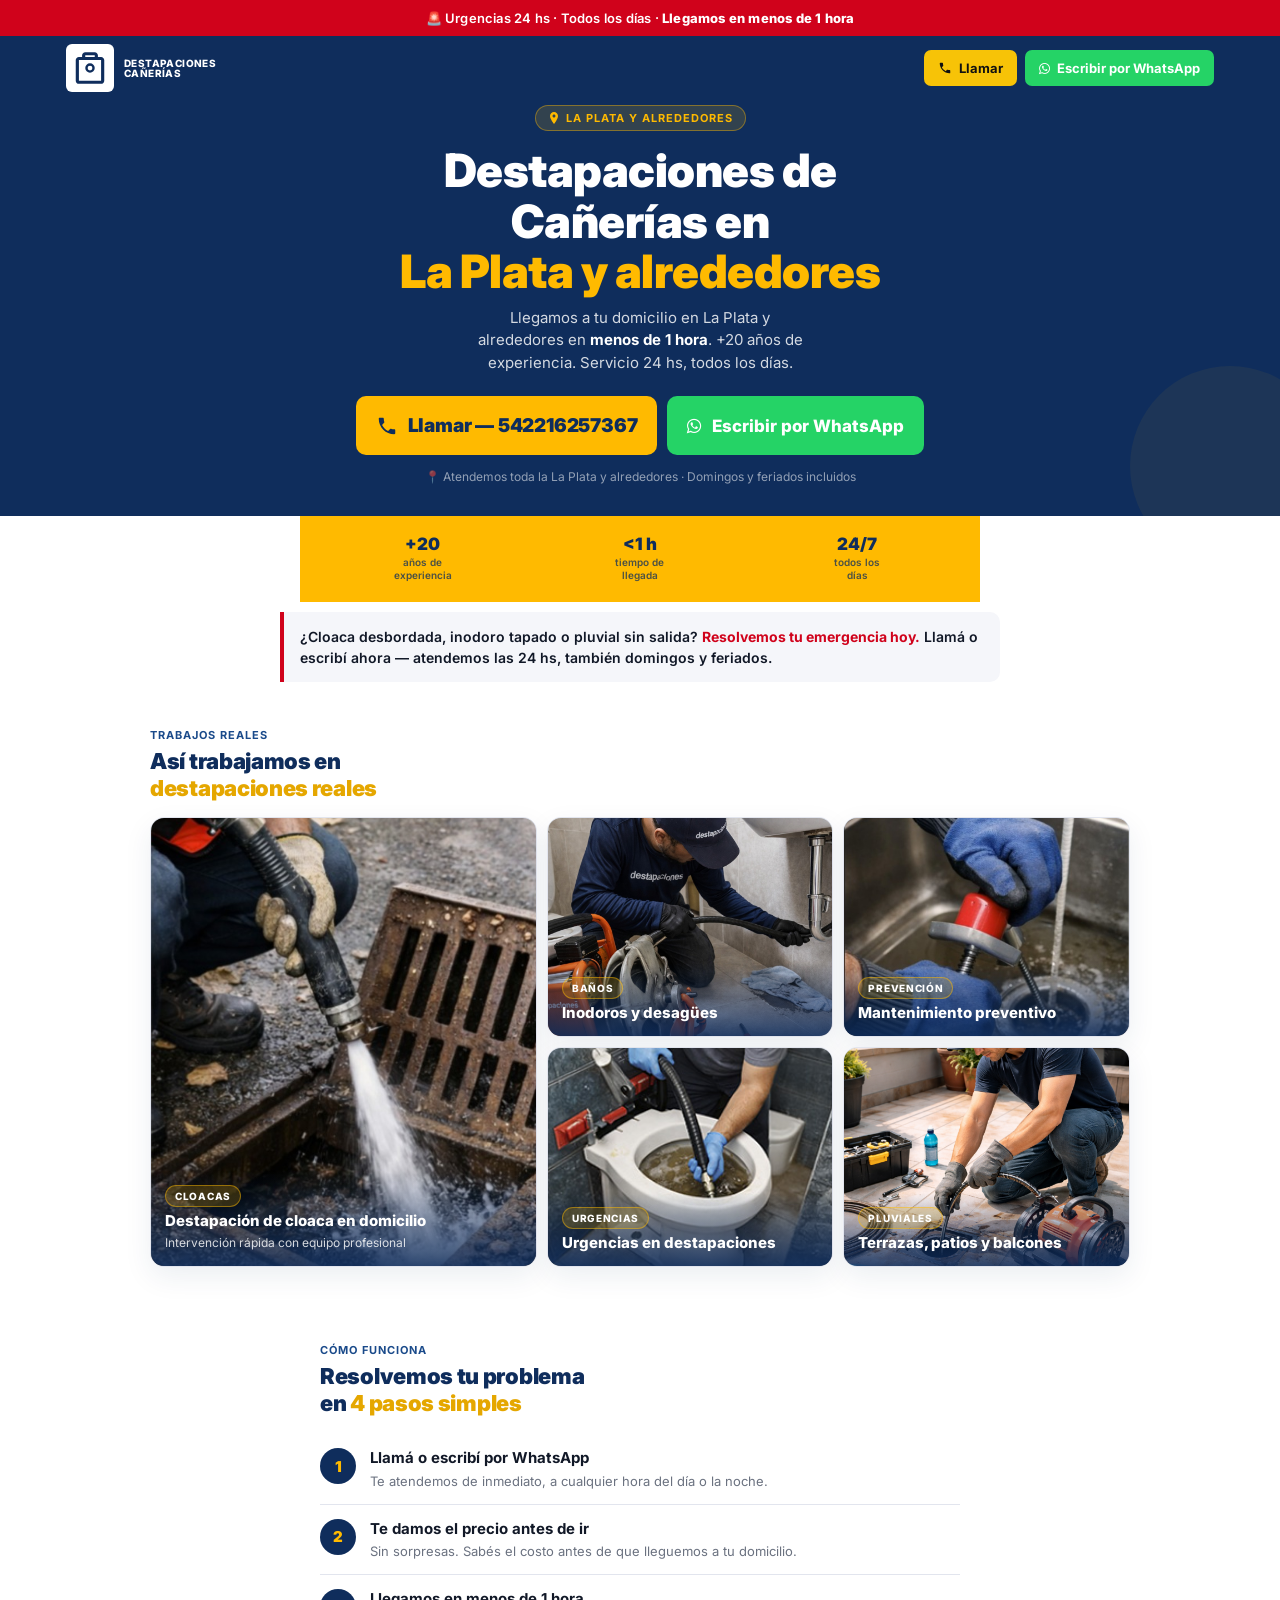
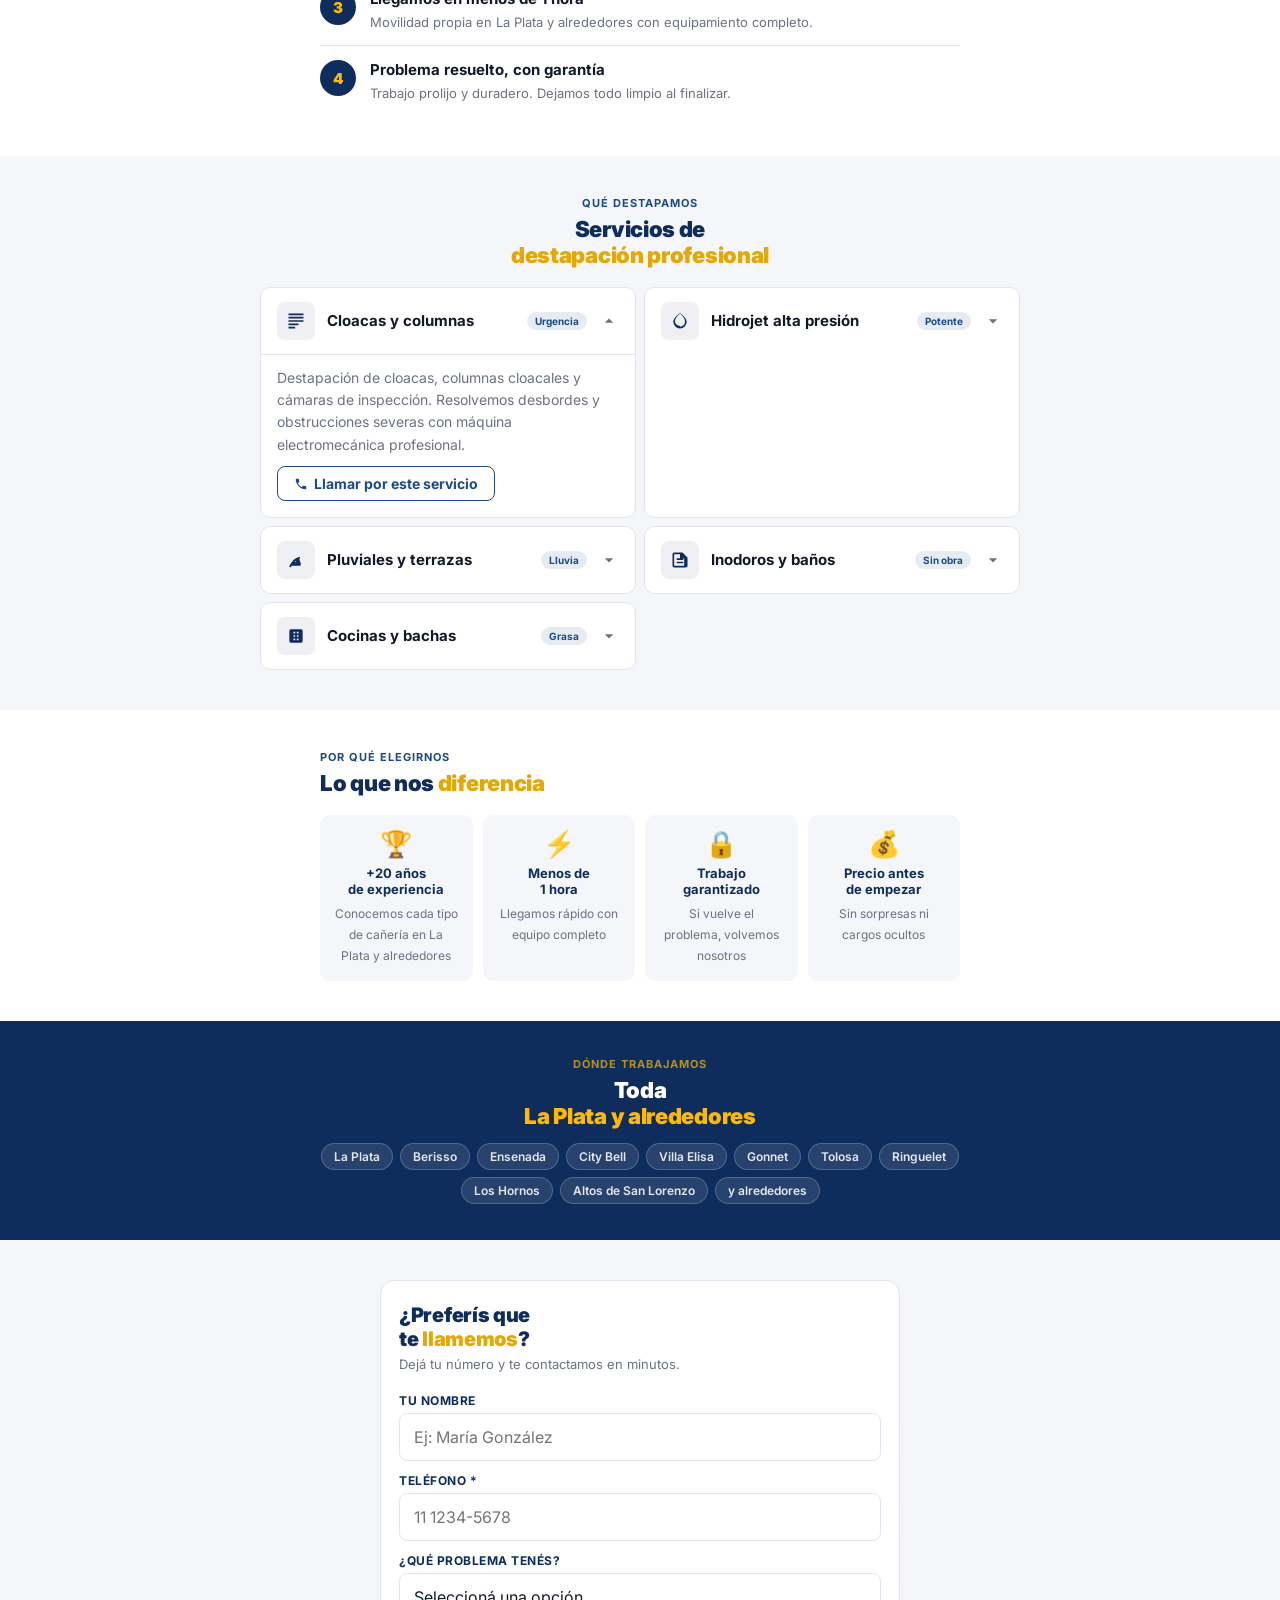
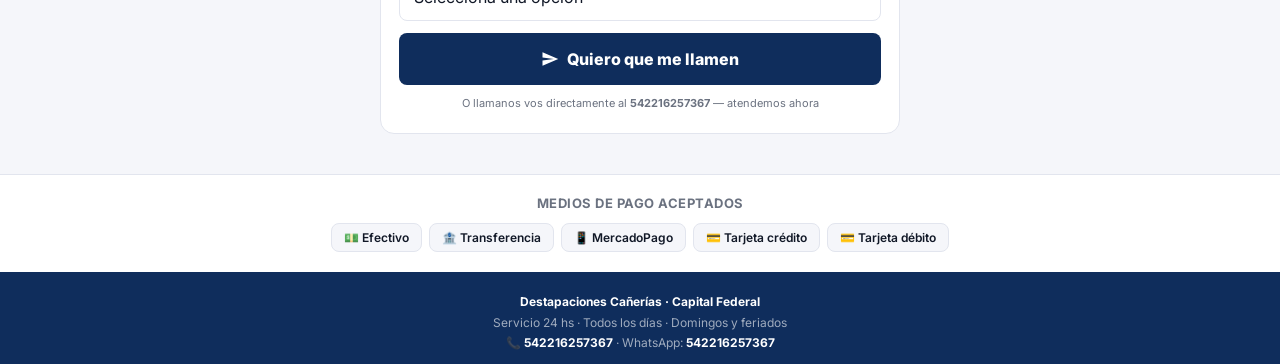
<file: la-plata (1).html>
<!DOCTYPE html>
<html lang="es">
<head>
<meta charset="UTF-8">
<meta name="viewport" content="width=device-width, initial-scale=1.0">
<title>Destapaciones Cañerías La Plata y alrededores | 24 hs | Llegamos en 1 hora</title>
<meta name="description" content="Destapaciones de cañerías en La Plata y alrededores. 24 hs todos los días. Llegamos en menos de 1 hora. Cloacas, pluviales, inodoros, cocinas. Llamá ahora.">
<link rel="preconnect" href="https://fonts.googleapis.com">
<link href="https://fonts.googleapis.com/css2?family=Inter:wght@400;500;600;700;800;900&display=swap" rel="stylesheet">
    <link rel="stylesheet" href="style.css">

    <link rel="stylesheet" href="https://cdnjs.cloudflare.com/ajax/libs/font-awesome/4.7.0/css/font-awesome.min.css">
<style>
/* =============================================
   RESET + BASE — mobile first, 390px canvas
   ============================================= */
*, *::before, *::after { box-sizing: border-box; margin: 0; padding: 0; }

:root {
  --azul:        #0F2D5C;
  --azul-med:    #1A4A8A;
  --amarillo:    #FFBA00;
  --amarillo-dk: #E5A700;
  --verde-wa:    #25D366;
  --rojo:        #D0021B;
  --gris-bg:     #F5F6FA;
  --gris-borde:  #E2E5EE;
  --texto:       #111827;
  --texto-sec:   #6B7280;
  --blanco:      #FFFFFF;
  --radio:       10px;
}

html { scroll-behavior: smooth; }

body {
  font-family: 'Inter', sans-serif;
  font-size: 16px;
  color: var(--texto);
  background: var(--blanco);
  /* espacio para barra flotante */
  padding-bottom: 80px;
}

a { text-decoration: none; }
img { display: block; width: 100%; }

/* =============================================
   BARRA TOP URGENCIA
   ============================================= */
.top-bar {
  background: var(--rojo);
  color: #fff;
  text-align: center;
  padding: 9px 16px;
  font-size: 13px;
  font-weight: 600;
  letter-spacing: 0.2px;
  line-height: 1.4;
}
.top-bar strong { font-weight: 800; }

/* =============================================
   HEADER — logo + tel compacto
   ============================================= */
.header {
  background: var(--azul);
  padding: 12px 16px;
  display: flex;
  align-items: center;
  justify-content: space-between;
  gap: 10px;
  position: sticky;
  top: 0;
  
  z-index: 100;
}
.logo {
  display: flex;
  align-items: center;
  gap: 9px;
  flex-shrink: 0;
}
.logo-badge {
  width: 38px; height: 38px;
  background: var(--amarillo);
  border-radius: 8px;
  display: flex; align-items: center; justify-content: center;
  flex-shrink: 0;
}
.logo-badge svg { width: 22px; height: 22px; }
.logo-nombre {
  font-size: 13px;
  font-weight: 800;
  color: #fff;
  line-height: 1.2;
  text-transform: uppercase;
  letter-spacing: 0.3px;
}
.logo-sub {
  font-size: 10px;
  color: rgba(255,255,255,0.6);
  font-weight: 500;
  margin-top: 1px;
}
.header-tel {
  display: flex;
  gap: 8px;
  flex-shrink: 0;
}
.hbtn {
  display: flex; align-items: center; gap: 6px;
  padding: 9px 14px;
  border-radius: 8px;
  font-size: 13px;
  font-weight: 700;
  cursor: pointer;
  border: none;
  white-space: nowrap;
}
.hbtn svg { width: 14px; height: 14px; flex-shrink: 0; }
.hbtn-tel  { background: var(--amarillo); color: var(--azul); }
.hbtn-wa   { background: var(--verde-wa); color: #fff; }

/* =============================================
   HERO — above the fold en 390px
   ============================================= */
.hero {
  background: var(--azul);
  padding: 28px 16px 32px;
  text-align: center;
  position: relative;
  overflow: hidden;
}
/* decoración sutil */
.hero::after {
  content: '';
  position: absolute;
  bottom: -50px; right: -50px;
  width: 200px; height: 200px;
  border-radius: 50%;
  background: rgba(255,186,0,0.06);
  pointer-events: none;
}

.hero-zona {
  display: inline-flex;
  align-items: center;
  gap: 6px;
  background: rgba(255,186,0,0.15);
  border: 1px solid rgba(255,186,0,0.4);
  color: var(--amarillo);
  font-size: 11px;
  font-weight: 700;
  letter-spacing: 1px;
  text-transform: uppercase;
  padding: 5px 12px;
  border-radius: 20px;
  margin-bottom: 14px;
}
.hero-zona svg { width: 12px; height: 12px; fill: var(--amarillo); }

.hero h1 {
  font-size: 30px;
  font-weight: 900;
  color: #fff;
  line-height: 1.1;
  letter-spacing: -0.5px;
  margin-bottom: 10px;
}
.hero h1 em { color: var(--amarillo); font-style: normal; }

.hero-sub {
  font-size: 15px;
  color: rgba(255,255,255,0.82);
  line-height: 1.5;
  margin-bottom: 22px;
  max-width: 340px;
  margin-left: auto;
  margin-right: auto;
}

/* CTAs — el llamar tiene que ser el más grande de la página */
.hero-ctas {
  display: flex;
  flex-direction: column;
  gap: 10px;
  max-width: 360px;
  margin: 0 auto;
}
.cta-llamar {
  display: flex; align-items: center; justify-content: center; gap: 10px;
  background: var(--amarillo);
  color: var(--azul);
  font-size: 19px;
  font-weight: 900;
  padding: 18px 20px;
  border-radius: var(--radio);
  border: none; cursor: pointer;
  animation: pulso 2.2s ease-in-out infinite;
  letter-spacing: -0.2px;
}
@keyframes pulso {
  0%,100% { box-shadow: 0 0 0 0 rgba(255,186,0,.45); }
  55%      { box-shadow: 0 0 0 12px rgba(255,186,0,0); }
}
.cta-llamar svg { width: 22px; height: 22px; flex-shrink: 0; }

.cta-wa {
  display: flex; align-items: center; justify-content: center; gap: 10px;
  background: var(--verde-wa);
  color: #fff;
  font-size: 17px;
  font-weight: 800;
  padding: 15px 20px;
  border-radius: var(--radio);
}
.cta-wa svg { width: 20px; height: 20px; flex-shrink: 0; }

.hero-nota {
  margin-top: 14px;
  font-size: 12px;
  color: rgba(255,255,255,0.55);
  position: relative; z-index: 1;
}

/* =============================================
   TRUST — 3 items horizontales, sin scroll
   ============================================= */
.trust {
  background: var(--amarillo);
  padding: 14px 16px;
  display: grid;
  grid-template-columns: repeat(3, 1fr);
  gap: 4px;
}
.trust-item {
  display: flex;
  flex-direction: column;
  align-items: center;
  text-align: center;
  gap: 3px;
  padding: 6px 4px;
}
.trust-num {
  font-size: 17px;
  font-weight: 900;
  color: var(--azul);
  line-height: 1;
}
.trust-lbl {
  font-size: 10px;
  font-weight: 600;
  color: rgba(15,45,92,0.75);
  line-height: 1.3;
  text-align: center;
}

/* =============================================
   URGENCIA BANNER — refuerzo emocional
   ============================================= */
.urgencia-banner {
  background: var(--gris-bg);
  border-left: 4px solid var(--rojo);

  border-radius: 0 var(--radio) var(--radio) 0;
  padding: 14px 16px;
}
.urgencia-banner p {
  font-size: 14px;
  font-weight: 600;
  color: var(--texto);
  line-height: 1.5;
}
.urgencia-banner p strong { color: var(--rojo); }

/* =============================================
   PASOS — 4 pasos compactos
   ============================================= */
.pasos {
  padding: 24px 16px;
}
.seccion-label {
  font-size: 11px;
  font-weight: 700;
  color: var(--azul-med);
  text-transform: uppercase;
  letter-spacing: 1px;
  margin-bottom: 6px;
}
.seccion-h2 {
  font-size: 22px;
  font-weight: 900;
  color: var(--azul);
  line-height: 1.2;
  margin-bottom: 18px;
  letter-spacing: -0.3px;
}
.seccion-h2 em { color: var(--amarillo-dk); font-style: normal; }

.pasos-lista {
  display: flex;
  flex-direction: column;
  gap: 0;
}
.paso {
  display: flex;
  align-items: flex-start;
  gap: 14px;
  padding: 14px 0;
  border-bottom: 1px solid var(--gris-borde);
}
.paso:last-child { border-bottom: none; }
.paso-n {
  width: 36px; height: 36px;
  background: var(--azul);
  border-radius: 50%;
  display: flex; align-items: center; justify-content: center;
  font-size: 15px;
  font-weight: 900;
  color: var(--amarillo);
  flex-shrink: 0;
}
.paso-txt strong {
  display: block;
  font-size: 15px;
  font-weight: 700;
  color: var(--texto);
  line-height: 1.3;
  margin-bottom: 2px;
}
.paso-txt span {
  font-size: 13px;
  color: var(--texto-sec);
  line-height: 1.4;
}

/* =============================================
   SERVICIOS — acordeón mobile
   ============================================= */
.servicios {
  background: var(--gris-bg);
  padding: 24px 16px;
}
.servicios-lista {
  display: flex;
  flex-direction: column;
  gap: 8px;
  margin-top: 16px;
}
.servicio {
  background: var(--blanco);
  border: 1px solid var(--gris-borde);
  border-radius: var(--radio);
  overflow: hidden;
}
.servicio-header {
  display: flex;
  align-items: center;
  gap: 12px;
  padding: 14px 16px;
  cursor: pointer;
  user-select: none;
  -webkit-tap-highlight-color: transparent;
}
.serv-ico {
  width: 38px; height: 38px;
  background: rgba(15,45,92,0.07);
  border-radius: 8px;
  display: flex; align-items: center; justify-content: center;
  flex-shrink: 0;
}
.serv-ico svg { width: 20px; height: 20px; fill: var(--azul); }
.serv-nombre {
  flex: 1;
  font-size: 15px;
  font-weight: 700;
  color: var(--texto);
  line-height: 1.3;
}
.serv-badge {
  font-size: 10px;
  font-weight: 700;
  color: var(--azul-med);
  background: rgba(26,74,138,0.1);
  padding: 3px 8px;
  border-radius: 10px;
  white-space: nowrap;
}
.serv-chevron {
  width: 20px; height: 20px;
  fill: var(--texto-sec);
  transition: transform 0.25s;
  flex-shrink: 0;
}
.servicio.open .serv-chevron { transform: rotate(180deg); }
.serv-body {
  display: none;
  padding: 0 16px 16px;
  border-top: 1px solid var(--gris-borde);
  padding-top: 12px;
}
.servicio.open .serv-body { display: block; }
.serv-body p {
  font-size: 14px;
  color: var(--texto-sec);
  line-height: 1.6;
}
.serv-cta-link {
  display: inline-flex;
  align-items: center;
  gap: 6px;
  margin-top: 10px;
  font-size: 14px;
  font-weight: 700;
  color: var(--azul-med);
  border: 1.5px solid var(--azul-med);
  padding: 8px 16px;
  border-radius: 8px;
}
.serv-cta-link svg { width: 14px; height: 14px; fill: var(--azul-med); }

/* =============================================
   GARANTIAS — iconos grandes
   ============================================= */
.garantias {
  padding: 24px 16px;
}
.garantias-grid {
  display: grid;
  grid-template-columns: 1fr 1fr;
  gap: 10px;
  margin-top: 16px;
}
.garantia-card {
  background: var(--gris-bg);
  border-radius: var(--radio);
  padding: 16px 14px;
  text-align: center;
}
.garantia-ico {
  font-size: 26px;
  margin-bottom: 8px;
  line-height: 1;
}
.garantia-card strong {
  display: block;
  font-size: 13px;
  font-weight: 700;
  color: var(--azul);
  line-height: 1.3;
  margin-bottom: 4px;
}
.garantia-card span {
  font-size: 12px;
  color: var(--texto-sec);
  line-height: 1.4;
}

/* =============================================
   COBERTURA — chips zona
   ============================================= */
.cobertura {
  background: var(--azul);
  padding: 24px 16px;
}
.cobertura .seccion-label { color: rgba(255,186,0,0.7); }
.cobertura .seccion-h2 { color: #fff; margin-bottom: 14px; }
.cobertura .seccion-h2 em { color: var(--amarillo); }
.chips {
  display: flex;
  flex-wrap: wrap;
  gap: 7px;
}
.chip {
  background: rgba(255,255,255,0.1);
  border: 1px solid rgba(255,255,255,0.2);
  color: rgba(255,255,255,0.88);
  font-size: 12px;
  font-weight: 600;
  padding: 5px 12px;
  border-radius: 20px;
}

/* =============================================
   FORMULARIO — minimalista, 3 campos
   ============================================= */
.form-section {
  padding: 24px 16px;
  background: var(--gris-bg);
}
.form-card {
  background: var(--blanco);
  border: 1px solid var(--gris-borde);
  border-radius: 14px;
  padding: 22px 18px;
}
.form-card .seccion-h2 { font-size: 20px; margin-bottom: 4px; }
.form-desc {
  font-size: 13px;
  color: var(--texto-sec);
  margin-bottom: 18px;
  line-height: 1.5;
}
.fgrupo { margin-bottom: 12px; }
.fgrupo label {
  display: block;
  font-size: 12px;
  font-weight: 700;
  color: var(--azul);
  text-transform: uppercase;
  letter-spacing: 0.5px;
  margin-bottom: 5px;
}
.fgrupo input,
.fgrupo select {
  width: 100%;
  padding: 13px 14px;
  border: 1.5px solid var(--gris-borde);
  border-radius: 8px;
  font-size: 16px; /* 16px evita zoom en iOS */
  font-family: 'Inter', sans-serif;
  color: var(--texto);
  background: var(--blanco);
  outline: none;
  -webkit-appearance: none;
  appearance: none;
  transition: border-color 0.2s;
}
.fgrupo input:focus,
.fgrupo select:focus { border-color: var(--azul); }

.btn-form {
  width: 100%;
  background: var(--azul);
  color: #fff;
  font-size: 16px;
  font-weight: 800;
  padding: 16px;
  border-radius: 8px;
  border: none;
  cursor: pointer;
  font-family: 'Inter', sans-serif;
  display: flex; align-items: center; justify-content: center; gap: 8px;
  margin-top: 4px;
  transition: background 0.15s;
}
.btn-form:active { background: var(--azul-med); }
.btn-form svg { width: 18px; height: 18px; }
.form-note {
  font-size: 11px;
  color: var(--texto-sec);
  text-align: center;
  margin-top: 10px;
  line-height: 1.5;
}

/* =============================================
   PAGOS
   ============================================= */
.pagos {
  padding: 20px 16px;
  text-align: center;
  border-top: 1px solid var(--gris-borde);
}
.pagos-titulo {
  font-size: 13px;
  font-weight: 700;
  color: var(--texto-sec);
  margin-bottom: 12px;
  text-transform: uppercase;
  letter-spacing: 0.5px;
}
.pagos-chips {
  display: flex;
  flex-wrap: wrap;
  justify-content: center;
  gap: 7px;
}
.pago-chip {
  background: var(--gris-bg);
  border: 1px solid var(--gris-borde);
  color: var(--texto);
  font-size: 12px;
  font-weight: 600;
  padding: 6px 12px;
  border-radius: 8px;
}

/* =============================================
   FOOTER
   ============================================= */
footer {
  background: var(--azul);
  color: rgba(255,255,255,0.6);
  text-align: center;
  padding: 20px 16px 10px;
  font-size: 12px;
  line-height: 1.7;
}
footer strong { color: #fff; }

/* =============================================
   CTA FIJO INFERIOR — la estrella del mobile
   ============================================= */
.cta-fijo {
  position: fixed;
  bottom: 0; left: 0; right: 0;
  z-index: 200;
  display: grid;
  grid-template-columns: 1fr 1fr;
  background: var(--blanco);
  border-top: 1.5px solid var(--gris-borde);
  padding: 10px 12px 14px;
  gap: 8px;
  /* safe area para iPhone X+ */
  padding-bottom: max(14px, env(safe-area-inset-bottom));
}
.fijo-btn {
  display: flex; align-items: center; justify-content: center; gap: 8px;
  padding: 14px 10px;
  border-radius: 10px;
  font-size: 15px;
  font-weight: 800;
  border: none;
  cursor: pointer;
  font-family: 'Inter', sans-serif;
  -webkit-tap-highlight-color: transparent;
  transition: opacity 0.15s;
}
.fijo-btn:active { opacity: 0.85; transform: scale(0.98); }
.fijo-btn svg { width: 18px; height: 18px; flex-shrink: 0; }
.fijo-tel { background: var(--amarillo); color: var(--azul); }
.fijo-wa  { background: var(--verde-wa); color: #fff; }

/* =============================================
   DESKTOP UPGRADE — de 680px para arriba
   ============================================= */
@media (min-width: 680px) {
  body { padding-bottom: 0; }

  .hero { padding: 52px 40px; }
  .hero h1 { font-size: 46px; }
  .hero-ctas {
    flex-direction: row;
    justify-content: center;
    max-width: none;
  }
  .cta-llamar, .cta-wa { flex: 0 0 auto; }

  .trust { grid-template-columns: repeat(3, 1fr); max-width: 680px; margin: 0 auto; }

 
  .pasos { padding: 40px; max-width: 720px; margin: 0 auto; }
  .servicios { padding: 40px; }
  .servicios-lista {
    display: grid;
    grid-template-columns: 1fr 1fr;
    max-width: 760px;
    margin: 16px auto 0;
  }
  .garantias { padding: 40px; max-width: 720px; margin: 0 auto; }
  .garantias-grid { grid-template-columns: repeat(4, 1fr); }
  .cobertura { padding: 36px 40px; }
  .form-section { padding: 40px; }
  .form-card { max-width: 520px; margin: 0 auto; }

  .cta-fijo { display: none; }

  .header-tel { gap: 10px; }
  .hbtn { font-size: 14px; padding: 10px 18px; }
}
</style>
</head>
<body>

<!-- TOP BAR -->
<div class="top-bar">
  🚨 Urgencias 24 hs · Todos los días · <strong>Llegamos en menos de 1 hora</strong>
</div>

<!-- HEADER STICKY -->
<header class="header">
  <div class="header-inner">
    <div class="logo">
      <div class="logo-badge">
        <svg viewBox="0 0 24 24" fill="none">
          <path d="M7 4C7 2.9 7.9 2 9 2h6c1.1 0 2 .9 2 2v1h2c1.1 0 2 .9 2 2v13c0 1.1-.9 2-2 2H5c-1.1 0-2-.9-2-2V7c0-1.1.9-2 2-2h2V4zm2 0v1h6V4H9zm-4 3v13h14V7H5zm7 2a3 3 0 100 6 3 3 0 000-6zm0 1.5a1.5 1.5 0 110 3 1.5 1.5 0 010-3z" fill="#0F2D5C"/>
        </svg>
      </div>

      <div>
        <div class="logo-nombre">Destapaciones<br>Cañerías</div>
      </div>
    </div>

    <div class="header-tel">
      <a href="tel:542216257367" class="hbtn hbtn-tel">
        <svg viewBox="0 0 24 24" fill="currentColor">
          <path d="M6.6 10.8c1.4 2.8 3.8 5.1 6.6 6.6l2.2-2.2c.27-.27.67-.36 1.02-.24 1.12.37 2.33.57 3.58.57.55 0 1 .45 1 1V20c0 .55-.45 1-1 1-9.39 0-17-7.61-17-17 0-.55.45-1 1-1h3.5c.55 0 1 .45 1 1 0 1.26.2 2.47.57 3.6.11.33.03.7-.25.98L6.6 10.8z"/>
        </svg>
        Llamar
      </a>

      <a href="https://wa.me/542216257367" class="hbtn hbtn-wa" target="_blank" rel="noopener">
       <i class="fa fa-whatsapp whatsapp-icon" aria-hidden="true"></i>
        <span>Escribir por WhatsApp</span>
      </a>
    </div>
  </div>
</header>

<!-- HERO -->
<section class="hero">
  <div class="hero-zona">
    <svg viewBox="0 0 12 12"><path d="M6 0C3.79 0 2 1.79 2 4c0 3 4 8 4 8s4-5 4-8c0-2.21-1.79-4-4-4zm0 5.5C5.17 5.5 4.5 4.83 4.5 4S5.17 2.5 6 2.5 7.5 3.17 7.5 4 6.83 5.5 6 5.5z"/></svg>
    La Plata y alrededores
  </div>

  <h1>Destapaciones de<br>Cañerías en<br><em>La Plata y alrededores</em></h1>

  <p class="hero-sub">Llegamos a tu domicilio en La Plata y alrededores en <strong style="color:#fff;">menos de 1 hora</strong>. +20 años de experiencia. Servicio 24 hs, todos los días.</p>

  <div class="hero-ctas">
    <a href="tel:542216257367" class="cta-llamar">
      <svg viewBox="0 0 24 24" fill="currentColor"><path d="M6.6 10.8c1.4 2.8 3.8 5.1 6.6 6.6l2.2-2.2c.27-.27.67-.36 1.02-.24 1.12.37 2.33.57 3.58.57.55 0 1 .45 1 1V20c0 .55-.45 1-1 1-9.39 0-17-7.61-17-17 0-.55.45-1 1-1h3.5c.55 0 1 .45 1 1 0 1.26.2 2.47.57 3.6.11.33.03.7-.25.98L6.6 10.8z"/></svg>
      Llamar — 542216257367
    </a>
    <a href="https://wa.me/542216257367" class="cta-wa" target="_blank" rel="noopener">
       <i class="fa fa-whatsapp whatsapp-icon" aria-hidden="true"></i>
        <span>Escribir por WhatsApp</span> </a>
  </div>

  <p class="hero-nota">📍 Atendemos toda la La Plata y alrededores · Domingos y feriados incluidos</p>
</section>

<!-- TRUST BAR -->
<div class="trust">
  <div class="trust-item">
    <span class="trust-num">+20</span>
    <span class="trust-lbl">años de<br>experiencia</span>
  </div>
  <div class="trust-item">
    <span class="trust-num">&lt;1 h</span>
    <span class="trust-lbl">tiempo de<br>llegada</span>
  </div>
  <div class="trust-item">
    <span class="trust-num">24/7</span>
    <span class="trust-lbl">todos los<br>días</span>
  </div>
</div>

<!-- URGENCIA REFUERZO -->
<div class="urgencia-banner">
  <p>¿Cloaca desbordada, inodoro tapado o pluvial sin salida? <strong>Resolvemos tu emergencia hoy.</strong> Llamá o escribí ahora — atendemos las 24 hs, también domingos y feriados.</p>
</div>










<!-- TRABAJOS REALES -->
<section class="trabajos-preview">
  <div class="trabajos-preview-inner">
    <div class="seccion-label">Trabajos reales</div>
    <h2 class="seccion-h2">Así trabajamos en<br><em>destapaciones reales</em></h2>

    <div class="trabajos-grid">
      <article class="trabajo-card trabajo-card--grande">
        <img src="img/cloacas.jpeg" alt="Destapación de cloaca en domicilio" loading="lazy">
        <div class="trabajo-info">
          <span class="trabajo-tag">Cloacas</span>
          <strong>Destapación de cloaca en domicilio</strong>
          <span>Intervención rápida con equipo profesional</span>
        </div>
      </article>

      <article class="trabajo-card">
        <img src="img/banio2.jpeg" alt="Trabajo de destapación en baño" loading="lazy">
        <div class="trabajo-info">
          <span class="trabajo-tag">Baños</span>
          <strong>Inodoros y desagües</strong>
        </div>
      </article>
       <article class="trabajo-card">
        <img src="img/cocina.jpeg" alt="Trabajo de destapación en baño" loading="lazy">
        <div class="trabajo-info">
          <span class="trabajo-tag">Prevención</span>
          <strong>Mantenimiento preventivo</strong>
        </div>
      </article> <article class="trabajo-card">
        <img src="img/banio.jpg" alt="Trabajo de destapación en baño" loading="lazy">
        <div class="trabajo-info">
          <span class="trabajo-tag">Urgencias</span>
          <strong>Urgencias en destapaciones</strong>
        </div>
      </article>

      <article class="trabajo-card">
        <img src="img/terraza.png" alt="Destapación de pluvial y terraza" loading="lazy">
        <div class="trabajo-info">
          <span class="trabajo-tag">Pluviales</span>
          <strong>Terrazas, patios y balcones</strong>
        </div>
      </article>
    </div>
  </div>
</section>


<!-- PASOS -->
<section class="pasos">
  <div class="seccion-label">Cómo funciona</div>
  <h2 class="seccion-h2">Resolvemos tu problema<br>en <em>4 pasos simples</em></h2>
  <div class="pasos-lista">
    <div class="paso">
      <div class="paso-n">1</div>
      <div class="paso-txt">
        <strong>Llamá o escribí por WhatsApp</strong>
        <span>Te atendemos de inmediato, a cualquier hora del día o la noche.</span>
      </div>
    </div>
    <div class="paso">
      <div class="paso-n">2</div>
      <div class="paso-txt">
        <strong>Te damos el precio antes de ir</strong>
        <span>Sin sorpresas. Sabés el costo antes de que lleguemos a tu domicilio.</span>
      </div>
    </div>
    <div class="paso">
      <div class="paso-n">3</div>
      <div class="paso-txt">
        <strong>Llegamos en menos de 1 hora</strong>
        <span>Movilidad propia en La Plata y alrededores con equipamiento completo.</span>
      </div>
    </div>
    <div class="paso">
      <div class="paso-n">4</div>
      <div class="paso-txt">
        <strong>Problema resuelto, con garantía</strong>
        <span>Trabajo prolijo y duradero. Dejamos todo limpio al finalizar.</span>
      </div>
    </div>
  </div>
</section>

<!-- SERVICIOS ACORDEÓN -->
<section class="servicios">
  <div class="seccion-label1">
  <div class="seccion-label">Qué destapamos</div>
  <h2 class="seccion-h2">Servicios de<br><em>destapación profesional</em></h2>
  </div>
  <div class="servicios-lista" id="serviciosList">

    <div class="servicio open">
      <div class="servicio-header" onclick="toggleServicio(this)">
        <div class="serv-ico">
          <svg viewBox="0 0 24 24"><path d="M3 3h18v2H3zm0 4h18v2H3zm0 4h18v2H3zm0 4h12v2H3zm0 4h8v2H3z"/></svg>
        </div>
        <span class="serv-nombre">Cloacas y columnas</span>
        <span class="serv-badge">Urgencia</span>
        <svg class="serv-chevron" viewBox="0 0 24 24"><path d="M7 10l5 5 5-5z"/></svg>
      </div>
      <div class="serv-body">
        <p>Destapación de cloacas, columnas cloacales y cámaras de inspección. Resolvemos desbordes y obstrucciones severas con máquina electromecánica profesional.</p>
        <a href="tel:542216257367" class="serv-cta-link">
          <svg viewBox="0 0 24 24"><path d="M6.6 10.8c1.4 2.8 3.8 5.1 6.6 6.6l2.2-2.2c.27-.27.67-.36 1.02-.24 1.12.37 2.33.57 3.58.57.55 0 1 .45 1 1V20c0 .55-.45 1-1 1-9.39 0-17-7.61-17-17 0-.55.45-1 1-1h3.5c.55 0 1 .45 1 1 0 1.26.2 2.47.57 3.6.11.33.03.7-.25.98L6.6 10.8z"/></svg>
          Llamar por este servicio
        </a>
      </div>
    </div>

    <div class="servicio">
      <div class="servicio-header" onclick="toggleServicio(this)">
        <div class="serv-ico">
          <svg viewBox="0 0 24 24"><path d="M12 2C8 6 4 9 4 13a8 8 0 0016 0c0-4-4-7-8-11zm0 16a6 6 0 01-6-6c0-2.8 2.4-5.4 6-9.3C15.6 6.6 18 9.2 18 13a6 6 0 01-6 6z"/></svg>
        </div>
        <span class="serv-nombre">Hidrojet alta presión</span>
        <span class="serv-badge">Potente</span>
        <svg class="serv-chevron" viewBox="0 0 24 24"><path d="M7 10l5 5 5-5z"/></svg>
      </div>
      <div class="serv-body">
        <p>Limpieza profunda con agua a alta presión. Elimina grasa acumulada, raíces, sedimentos y obstrucciones que la máquina convencional no puede resolver.</p>
        <a href="tel:542216257367" class="serv-cta-link">
          <svg viewBox="0 0 24 24"><path d="M6.6 10.8c1.4 2.8 3.8 5.1 6.6 6.6l2.2-2.2c.27-.27.67-.36 1.02-.24 1.12.37 2.33.57 3.58.57.55 0 1 .45 1 1V20c0 .55-.45 1-1 1-9.39 0-17-7.61-17-17 0-.55.45-1 1-1h3.5c.55 0 1 .45 1 1 0 1.26.2 2.47.57 3.6.11.33.03.7-.25.98L6.6 10.8z"/></svg>
          Llamar por este servicio
        </a>
      </div>
    </div>

    <div class="servicio">
      <div class="servicio-header" onclick="toggleServicio(this)">
        <div class="serv-ico">
          <svg viewBox="0 0 24 24"><path d="M17 8C8 10 5.9 16.17 3.82 19.82L5.71 21l1-2h10.58c.35-.81.54-1.81.41-3C17.28 13.65 15 12 17 8zM11.67 13.6C12.93 12.1 15 11 17 8c0 0-5 2-5 7 0 0-1.5-1.7-2.33-1.4z"/></svg>
        </div>
        <span class="serv-nombre">Pluviales y terrazas</span>
        <span class="serv-badge">Lluvia</span>
        <svg class="serv-chevron" viewBox="0 0 24 24"><path d="M7 10l5 5 5-5z"/></svg>
      </div>
      <div class="serv-body">
        <p>Destapación de cañerías pluviales en terrazas, balcones, patios y galpones. Prevenimos inundaciones antes de que lleguen las lluvias.</p>
        <a href="tel:542216257367" class="serv-cta-link">
          <svg viewBox="0 0 24 24"><path d="M6.6 10.8c1.4 2.8 3.8 5.1 6.6 6.6l2.2-2.2c.27-.27.67-.36 1.02-.24 1.12.37 2.33.57 3.58.57.55 0 1 .45 1 1V20c0 .55-.45 1-1 1-9.39 0-17-7.61-17-17 0-.55.45-1 1-1h3.5c.55 0 1 .45 1 1 0 1.26.2 2.47.57 3.6.11.33.03.7-.25.98L6.6 10.8z"/></svg>
          Llamar por este servicio
        </a>
      </div>
    </div>

    <div class="servicio">
      <div class="servicio-header" onclick="toggleServicio(this)">
        <div class="serv-ico">
          <svg viewBox="0 0 24 24"><path d="M9 3H5C3.9 3 3 3.9 3 5v14c0 1.1.9 2 2 2h14c1.1 0 2-.9 2-2V9l-6-6H9zm5 16H5V5h7v5h5v9zM8 14h8v2H8zm0-4h8v2H8z"/></svg>
        </div>
        <span class="serv-nombre">Inodoros y baños</span>
        <span class="serv-badge">Sin obra</span>
        <svg class="serv-chevron" viewBox="0 0 24 24"><path d="M7 10l5 5 5-5z"/></svg>
      </div>
      <div class="serv-body">
        <p>Destapación de inodoros, bidés, duchas y bañeras. Solución rápida y sin romper pisos ni paredes. Ideal para departamentos y casas.</p>
        <a href="tel:542216257367" class="serv-cta-link">
          <svg viewBox="0 0 24 24"><path d="M6.6 10.8c1.4 2.8 3.8 5.1 6.6 6.6l2.2-2.2c.27-.27.67-.36 1.02-.24 1.12.37 2.33.57 3.58.57.55 0 1 .45 1 1V20c0 .55-.45 1-1 1-9.39 0-17-7.61-17-17 0-.55.45-1 1-1h3.5c.55 0 1 .45 1 1 0 1.26.2 2.47.57 3.6.11.33.03.7-.25.98L6.6 10.8z"/></svg>
          Llamar por este servicio
        </a>
      </div>
    </div>

    <div class="servicio">
      <div class="servicio-header" onclick="toggleServicio(this)">
        <div class="serv-ico">
          <svg viewBox="0 0 24 24"><path d="M18 4H6a2 2 0 00-2 2v12a2 2 0 002 2h12a2 2 0 002-2V6a2 2 0 00-2-2zm-7 13H9v-2h2v2zm0-4H9v-2h2v2zm0-4H9V7h2v2zm4 8h-2v-2h2v2zm0-4h-2v-2h2v2zm0-4h-2V7h2v2z"/></svg>
        </div>
        <span class="serv-nombre">Cocinas y bachas</span>
        <span class="serv-badge">Grasa</span>
        <svg class="serv-chevron" viewBox="0 0 24 24"><path d="M7 10l5 5 5-5z"/></svg>
      </div>
      <div class="serv-body">
        <p>Eliminamos obstrucciones de grasa, restos orgánicos y depósitos en cañerías de cocinas, bachas y lavaderos residenciales y gastronómicos.</p>
        <a href="tel:542216257367" class="serv-cta-link">
          <svg viewBox="0 0 24 24"><path d="M6.6 10.8c1.4 2.8 3.8 5.1 6.6 6.6l2.2-2.2c.27-.27.67-.36 1.02-.24 1.12.37 2.33.57 3.58.57.55 0 1 .45 1 1V20c0 .55-.45 1-1 1-9.39 0-17-7.61-17-17 0-.55.45-1 1-1h3.5c.55 0 1 .45 1 1 0 1.26.2 2.47.57 3.6.11.33.03.7-.25.98L6.6 10.8z"/></svg>
          Llamar por este servicio
        </a>
      </div>
    </div>

  </div>
</section>

<!-- GARANTÍAS -->
<section class="garantias">
  <div class="seccion-label">Por qué elegirnos</div>
  <h2 class="seccion-h2">Lo que nos <em>diferencia</em></h2>
  <div class="garantias-grid">
    <div class="garantia-card">
      <div class="garantia-ico">🏆</div>
      <strong>+20 años<br>de experiencia</strong>
      <span>Conocemos cada tipo de cañería en La Plata y alrededores</span>
    </div>
    <div class="garantia-card">
      <div class="garantia-ico">⚡</div>
      <strong>Menos de<br>1 hora</strong>
      <span>Llegamos rápido con equipo completo</span>
    </div>
    <div class="garantia-card">
      <div class="garantia-ico">🔒</div>
      <strong>Trabajo<br>garantizado</strong>
      <span>Si vuelve el problema, volvemos nosotros</span>
    </div>
    <div class="garantia-card">
      <div class="garantia-ico">💰</div>
      <strong>Precio antes<br>de empezar</strong>
      <span>Sin sorpresas ni cargos ocultos</span>
    </div>
  </div>
</section>

<!-- COBERTURA -->
<section class="cobertura">
  <div class="seccion-label1">
  <div class="seccion-label">Dónde trabajamos</div>
  <h2 class="seccion-h2">Toda<br><em>La Plata y alrededores</em></h2>
  </div>
  <div class="chips">
    <span class="chip">La Plata</span>
    <span class="chip">Berisso</span>
    <span class="chip">Ensenada</span>
    <span class="chip">City Bell</span>
    <span class="chip">Villa Elisa</span>
    <span class="chip">Gonnet</span>
    <span class="chip">Tolosa</span>
    <span class="chip">Ringuelet</span>
    <span class="chip">Los Hornos</span>
    <span class="chip">Altos de San Lorenzo</span>
    <span class="chip">y alrededores</span>
  </div>
</section>

<!-- FORMULARIO -->
<section class="form-section" id="form">
  <div class="form-card">
    <h2 class="seccion-h2">¿Preferís que<br>te <em>llamemos</em>?</h2>
    <p class="form-desc">Dejá tu número y te contactamos en minutos.</p>
    <form>
      <div class="fgrupo">
        <label>Tu nombre</label>
        <input type="text" placeholder="Ej: María González" autocomplete="name">
      </div>
      <div class="fgrupo">
        <label>Teléfono *</label>
        <input type="tel" placeholder="11 1234-5678" required autocomplete="tel">
      </div>
      <div class="fgrupo">
        <label>¿Qué problema tenés?</label>
        <select>
          <option value="">Seleccioná una opción</option>
          <option>Cloaca tapada / desborde</option>
          <option>Pluvial tapado (terraza o balcón)</option>
          <option>Inodoro tapado</option>
          <option>Bacha de cocina tapada</option>
          <option>Pileta de patio tapada</option>
          <option>No sé — necesito diagnóstico</option>
        </select>
      </div>
      <button type="submit" class="btn-form">
        <svg viewBox="0 0 24 24" fill="currentColor"><path d="M2.01 21L23 12 2.01 3 2 10l15 2-15 2z"/></svg>
        Quiero que me llamen
      </button>
    </form>
    <p class="form-note">O llamanos vos directamente al <strong>542216257367</strong> — atendemos ahora</p>
  </div>
</section>

<!-- PAGOS -->
<section class="pagos">
  <p class="pagos-titulo">Medios de pago aceptados</p>
  <div class="pagos-chips">
    <span class="pago-chip">💵 Efectivo</span>
    <span class="pago-chip">🏦 Transferencia</span>
    <span class="pago-chip">📱 MercadoPago</span>
    <span class="pago-chip">💳 Tarjeta crédito</span>
    <span class="pago-chip">💳 Tarjeta débito</span>
  </div>
</section>

<!-- FOOTER -->
<footer>
  <strong>Destapaciones Cañerías · Capital Federal</strong><br>
  Servicio 24 hs · Todos los días · Domingos y feriados<br>
  📞 <strong>542216257367</strong> · WhatsApp: <strong>542216257367</strong>
</footer>

<!-- CTA FIJO INFERIOR — siempre visible en mobile -->
<div class="cta-fijo">
  <a href="tel:542216257367" class="fijo-btn fijo-tel">
    <svg viewBox="0 0 24 24" fill="currentColor"><path d="M6.6 10.8c1.4 2.8 3.8 5.1 6.6 6.6l2.2-2.2c.27-.27.67-.36 1.02-.24 1.12.37 2.33.57 3.58.57.55 0 1 .45 1 1V20c0 .55-.45 1-1 1-9.39 0-17-7.61-17-17 0-.55.45-1 1-1h3.5c.55 0 1 .45 1 1 0 1.26.2 2.47.57 3.6.11.33.03.7-.25.98L6.6 10.8z"/></svg>
    ☎ Llamar ahora
  </a>
  <a href="https://wa.me/542216257367" class="fijo-btn fijo-wa" target="_blank" rel="noopener">
    <svg viewBox="0 0 24 24" fill="currentColor"><path d="M17.5 14.4c-.3-.1-1.7-.85-2-.95-.3-.1-.5-.15-.7.15s-.8 1-.98 1.2c-.18.2-.37.22-.67.07-1.88-.94-3.12-2.5-3.44-2.93-.32-.5.3-.7.9-1.88.1-.2 0-.4-.07-.52-.08-.12-.7-1.78-1-2.37-.25-.6-.5-.5-.7-.5h-.58c-.2 0-.52.07-.8.37C8.42 7.45 7.5 8.3 7.5 10.04s1.04 3.47 1.18 3.7c.15.25 2.05 3.13 4.96 4.39.7.3 1.24.48 1.66.6.7.2 1.34.17 1.84.1.56-.07 1.73-.7 1.97-1.38.24-.68.24-1.26.17-1.38-.07-.12-.26-.2-.56-.34zM12.05 2C6.54 2 2.06 6.48 2.06 12c0 1.88.52 3.63 1.42 5.13L2 22l4.98-1.3A9.9 9.9 0 0012.05 22C17.56 22 22 17.52 22 12S17.56 2 12.05 2z"/></svg>
    WhatsApp
  </a>
</div>

<script>
function toggleServicio(header) {
  const card = header.parentElement;
  card.classList.toggle('open');
}
</script>
</body>
</html>
</file>
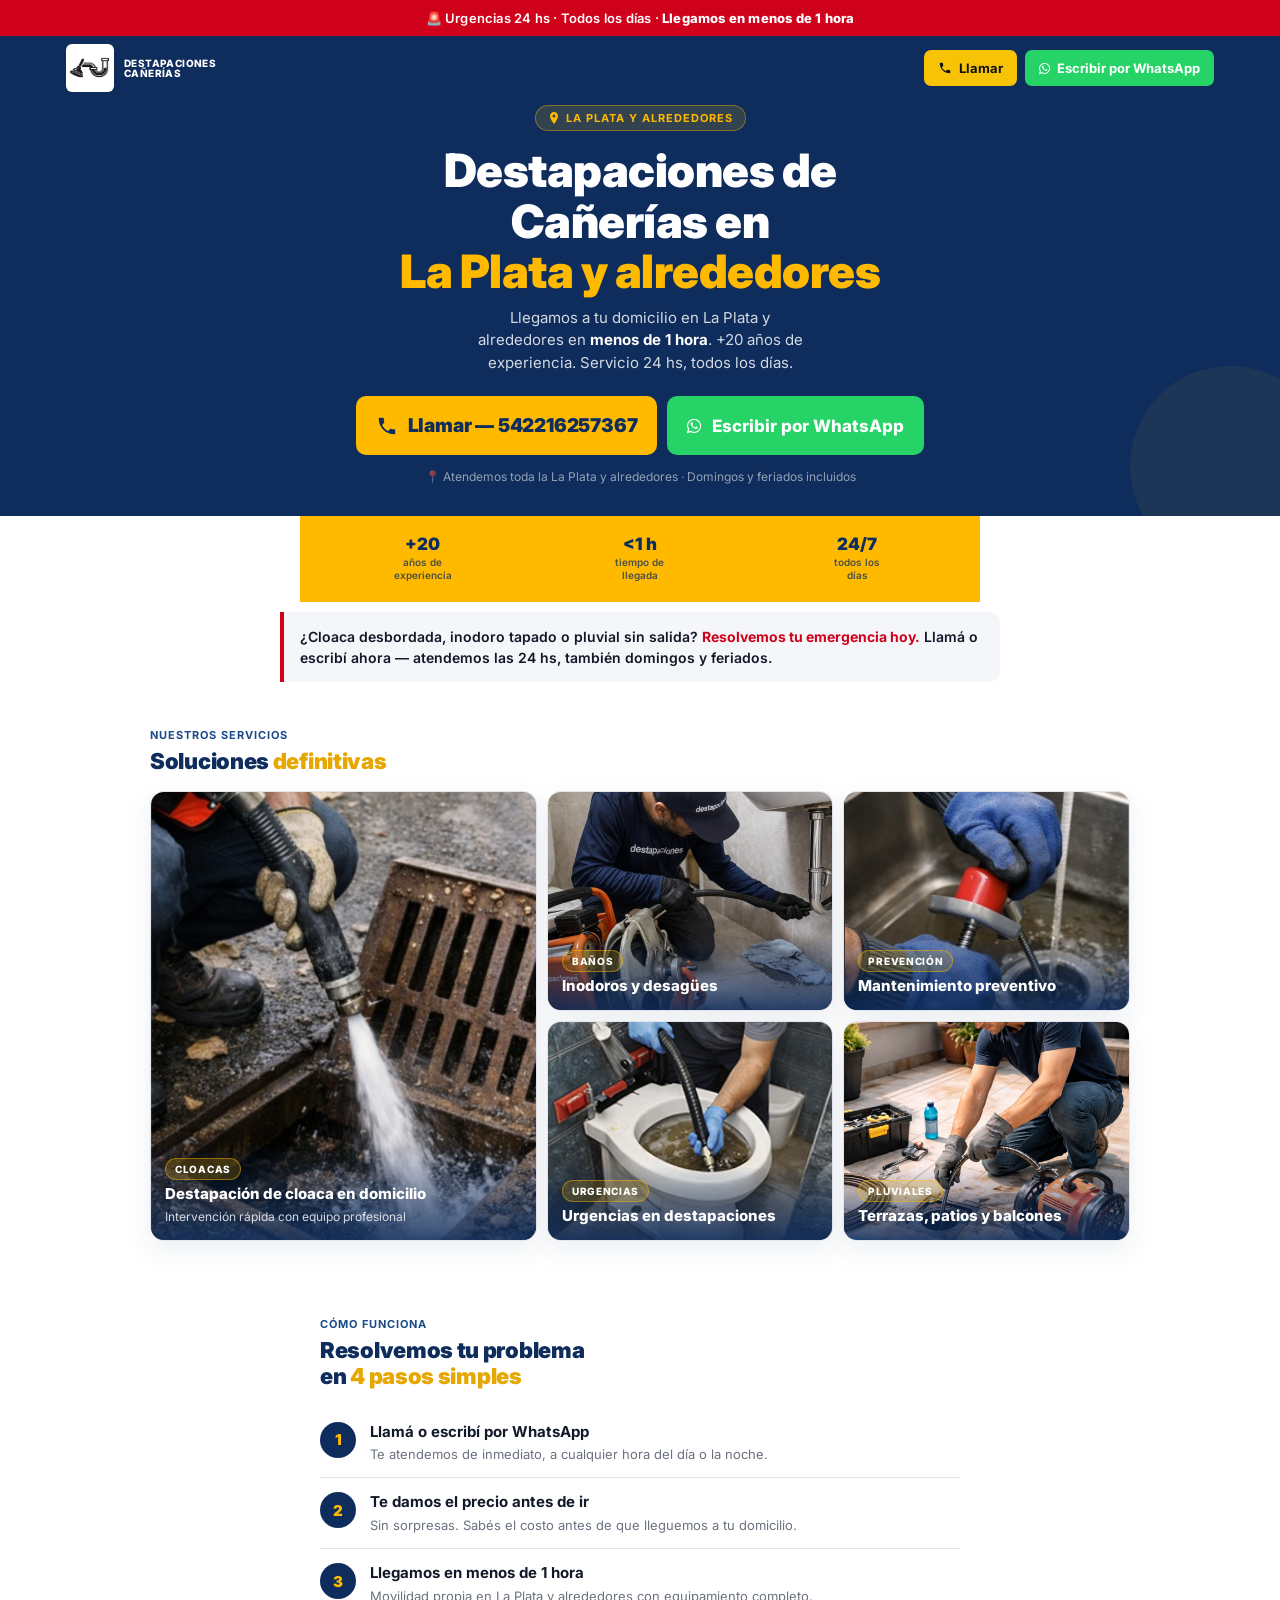
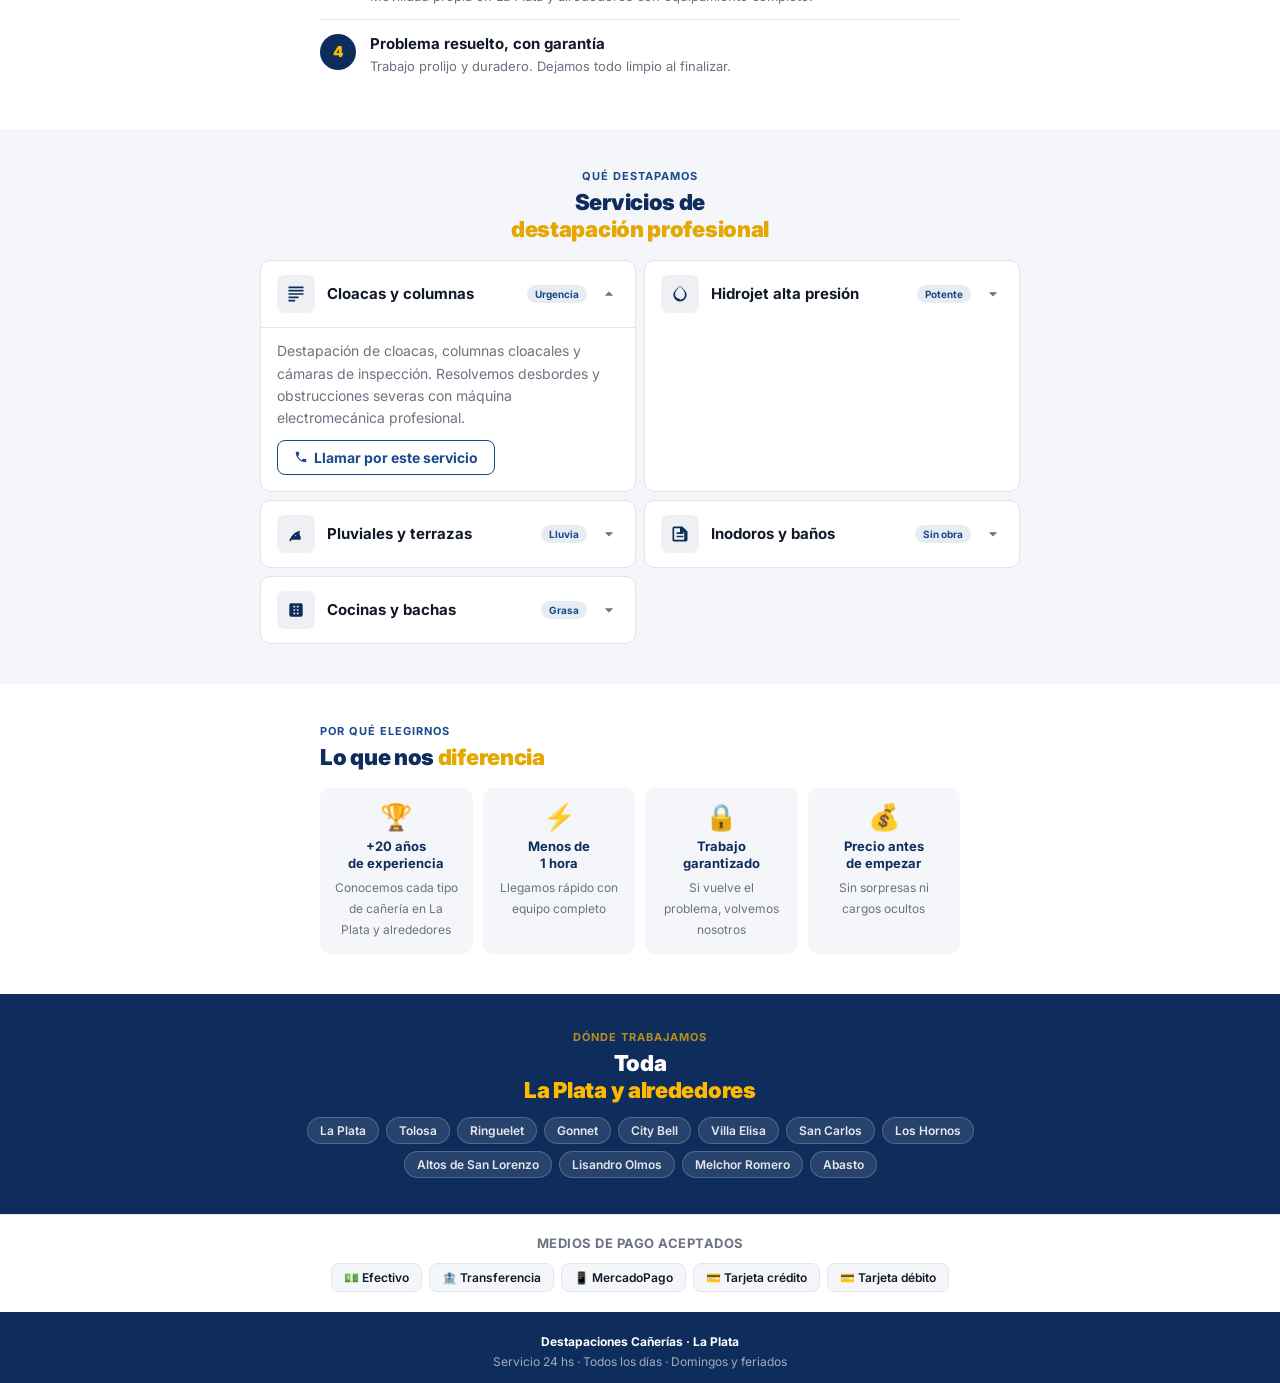
<file: la-plata.html>
<!DOCTYPE html>
<html lang="es">
<head>

    <!-- Google Tag Manager -->
<script>(function(w,d,s,l,i){w[l]=w[l]||[];w[l].push({'gtm.start':
new Date().getTime(),event:'gtm.js'});var f=d.getElementsByTagName(s)[0],
j=d.createElement(s),dl=l!='dataLayer'?'&l='+l:'';j.async=true;j.src=
'https://www.googletagmanager.com/gtm.js?id='+i+dl;f.parentNode.insertBefore(j,f);
})(window,document,'script','dataLayer','GTM-MP8WF4T');</script>
<!-- End Google Tag Manager -->
<meta charset="UTF-8">
<meta name="viewport" content="width=device-width, initial-scale=1.0">
<title>Destapaciones Cañerías La Plata y alrededores | 24 hs | Llegamos en 1 hora</title>

<link rel="icon" type="image/png" href="img/logo2.png">
<link rel="shortcut icon" href="img/logo2.png" type="image/png">
<link rel="apple-touch-icon" href="img/logo2.png">


<meta name="description" content="Destapaciones de cañerías en La Plata y alrededores. 24 hs todos los días. Llegamos en menos de 1 hora. Cloacas, pluviales, inodoros, cocinas. Llamá ahora.">
<link rel="preconnect" href="https://fonts.googleapis.com">
<link href="https://fonts.googleapis.com/css2?family=Inter:wght@400;500;600;700;800;900&display=swap" rel="stylesheet">
    <link rel="stylesheet" href="style.css">

    <link rel="stylesheet" href="https://cdnjs.cloudflare.com/ajax/libs/font-awesome/4.7.0/css/font-awesome.min.css">
<style>
/* =============================================
   RESET + BASE — mobile first, 390px canvas
   ============================================= */
*, *::before, *::after { box-sizing: border-box; margin: 0; padding: 0; }

:root {
  --azul:        #0F2D5C;
  --azul-med:    #1A4A8A;
  --amarillo:    #FFBA00;
  --amarillo-dk: #E5A700;
  --verde-wa:    #25D366;
  --rojo:        #D0021B;
  --gris-bg:     #F5F6FA;
  --gris-borde:  #E2E5EE;
  --texto:       #111827;
  --texto-sec:   #6B7280;
  --blanco:      #FFFFFF;
  --radio:       10px;
}

html { scroll-behavior: smooth; }

body {
  font-family: 'Inter', sans-serif;
  font-size: 16px;
  color: var(--texto);
  background: var(--blanco);
  /* espacio para barra flotante */
  padding-bottom: 80px;
}

a { text-decoration: none; }
img { display: block; width: 100%; }

/* =============================================
   BARRA TOP URGENCIA
   ============================================= */
.top-bar {
  background: var(--rojo);
  color: #fff;
  text-align: center;
  padding: 9px 16px;
  font-size: 13px;
  font-weight: 600;
  letter-spacing: 0.2px;
  line-height: 1.4;
}
.top-bar strong { font-weight: 800; }

/* =============================================
   HEADER — logo + tel compacto
   ============================================= */
.header {
  background: var(--azul);
  padding: 12px 16px;
  display: flex;
  align-items: center;
  justify-content: space-between;
  gap: 10px;
  position: sticky;
  top: 0;
  
  z-index: 100;
}
.logo {
  display: flex;
  align-items: center;
  gap: 9px;
  flex-shrink: 0;
}
.logo-badge {
  width: 38px; height: 38px;
  background: var(--amarillo);
  border-radius: 8px;
  display: flex; align-items: center; justify-content: center;
  flex-shrink: 0;
}
.logo-badge svg { width: 22px; height: 22px; }
.logo-nombre {
  font-size: 13px;
  font-weight: 800;
  color: #fff;
  line-height: 1.2;
  text-transform: uppercase;
  letter-spacing: 0.3px;
}
.logo-sub {
  font-size: 10px;
  color: rgba(255,255,255,0.6);
  font-weight: 500;
  margin-top: 1px;
}
.header-tel {
  display: flex;
  gap: 8px;
  flex-shrink: 0;
}
.hbtn {
  display: flex; align-items: center; gap: 6px;
  padding: 9px 14px;
  border-radius: 8px;
  font-size: 13px;
  font-weight: 700;
  cursor: pointer;
  border: none;
  white-space: nowrap;
}
.hbtn svg { width: 14px; height: 14px; flex-shrink: 0; }
.hbtn-tel  { background: var(--amarillo); color: var(--azul); }
.hbtn-wa   { background: var(--verde-wa); color: #fff; }

/* =============================================
   HERO — above the fold en 390px
   ============================================= */
.hero {
  background: var(--azul);
  padding: 28px 16px 32px;
  text-align: center;
  position: relative;
  overflow: hidden;
}
/* decoración sutil */
.hero::after {
  content: '';
  position: absolute;
  bottom: -50px; right: -50px;
  width: 200px; height: 200px;
  border-radius: 50%;
  background: rgba(255,186,0,0.06);
  pointer-events: none;
}

.hero-zona {
  display: inline-flex;
  align-items: center;
  gap: 6px;
  background: rgba(255,186,0,0.15);
  border: 1px solid rgba(255,186,0,0.4);
  color: var(--amarillo);
  font-size: 11px;
  font-weight: 700;
  letter-spacing: 1px;
  text-transform: uppercase;
  padding: 5px 12px;
  border-radius: 20px;
  margin-bottom: 14px;
}
.hero-zona svg { width: 12px; height: 12px; fill: var(--amarillo); }

.hero h1 {
  font-size: 30px;
  font-weight: 900;
  color: #fff;
  line-height: 1.1;
  letter-spacing: -0.5px;
  margin-bottom: 10px;
}
.hero h1 em { color: var(--amarillo); font-style: normal; }

.hero-sub {
  font-size: 15px;
  color: rgba(255,255,255,0.82);
  line-height: 1.5;
  margin-bottom: 22px;
  max-width: 340px;
  margin-left: auto;
  margin-right: auto;
}

/* CTAs — el llamar tiene que ser el más grande de la página */
.hero-ctas {
  display: flex;
  flex-direction: column;
  gap: 10px;
  max-width: 360px;
  margin: 0 auto;
}
.cta-llamar {
  display: flex; align-items: center; justify-content: center; gap: 10px;
  background: var(--amarillo);
  color: var(--azul);
  font-size: 19px;
  font-weight: 900;
  padding: 18px 20px;
  border-radius: var(--radio);
  border: none; cursor: pointer;
  animation: pulso 2.2s ease-in-out infinite;
  letter-spacing: -0.2px;
}
@keyframes pulso {
  0%,100% { box-shadow: 0 0 0 0 rgba(255,186,0,.45); }
  55%      { box-shadow: 0 0 0 12px rgba(255,186,0,0); }
}
.cta-llamar svg { width: 22px; height: 22px; flex-shrink: 0; }

.cta-wa {
  display: flex; align-items: center; justify-content: center; gap: 10px;
  background: var(--verde-wa);
  color: #fff;
  font-size: 17px;
  font-weight: 800;
  padding: 15px 20px;
  border-radius: var(--radio);
}
.cta-wa svg { width: 20px; height: 20px; flex-shrink: 0; }

.hero-nota {
  margin-top: 14px;
  font-size: 12px;
  color: rgba(255,255,255,0.55);
  position: relative; z-index: 1;
}

/* =============================================
   TRUST — 3 items horizontales, sin scroll
   ============================================= */
.trust {
  background: var(--amarillo);
  padding: 14px 16px;
  display: grid;
  grid-template-columns: repeat(3, 1fr);
  gap: 4px;
}
.trust-item {
  display: flex;
  flex-direction: column;
  align-items: center;
  text-align: center;
  gap: 3px;
  padding: 6px 4px;
}
.trust-num {
  font-size: 17px;
  font-weight: 900;
  color: var(--azul);
  line-height: 1;
}
.trust-lbl {
  font-size: 10px;
  font-weight: 600;
  color: rgba(15,45,92,0.75);
  line-height: 1.3;
  text-align: center;
}

/* =============================================
   URGENCIA BANNER — refuerzo emocional
   ============================================= */
.urgencia-banner {
  background: var(--gris-bg);
  border-left: 4px solid var(--rojo);

  border-radius: 0 var(--radio) var(--radio) 0;
  padding: 14px 16px;
}
.urgencia-banner p {
  font-size: 14px;
  font-weight: 600;
  color: var(--texto);
  line-height: 1.5;
}
.urgencia-banner p strong { color: var(--rojo); }

/* =============================================
   PASOS — 4 pasos compactos
   ============================================= */
.pasos {
  padding: 24px 16px;
}
.seccion-label {
  font-size: 11px;
  font-weight: 700;
  color: var(--azul-med);
  text-transform: uppercase;
  letter-spacing: 1px;
  margin-bottom: 6px;
}
.seccion-h2 {
  font-size: 22px;
  font-weight: 900;
  color: var(--azul);
  line-height: 1.2;
  margin-bottom: 18px;
  letter-spacing: -0.3px;
}
.seccion-h2 em { color: var(--amarillo-dk); font-style: normal; }

.pasos-lista {
  display: flex;
  flex-direction: column;
  gap: 0;
}
.paso {
  display: flex;
  align-items: flex-start;
  gap: 14px;
  padding: 14px 0;
  border-bottom: 1px solid var(--gris-borde);
}
.paso:last-child { border-bottom: none; }
.paso-n {
  width: 36px; height: 36px;
  background: var(--azul);
  border-radius: 50%;
  display: flex; align-items: center; justify-content: center;
  font-size: 15px;
  font-weight: 900;
  color: var(--amarillo);
  flex-shrink: 0;
}
.paso-txt strong {
  display: block;
  font-size: 15px;
  font-weight: 700;
  color: var(--texto);
  line-height: 1.3;
  margin-bottom: 2px;
}
.paso-txt span {
  font-size: 13px;
  color: var(--texto-sec);
  line-height: 1.4;
}

/* =============================================
   SERVICIOS — acordeón mobile
   ============================================= */
.servicios {
  background: var(--gris-bg);
  padding: 24px 16px;
}
.servicios-lista {
  display: flex;
  flex-direction: column;
  gap: 8px;
  margin-top: 16px;
}
.servicio {
  background: var(--blanco);
  border: 1px solid var(--gris-borde);
  border-radius: var(--radio);
  overflow: hidden;
}
.servicio-header {
  display: flex;
  align-items: center;
  gap: 12px;
  padding: 14px 16px;
  cursor: pointer;
  user-select: none;
  -webkit-tap-highlight-color: transparent;
}
.serv-ico {
  width: 38px; height: 38px;
  background: rgba(15,45,92,0.07);
  border-radius: 8px;
  display: flex; align-items: center; justify-content: center;
  flex-shrink: 0;
}
.serv-ico svg { width: 20px; height: 20px; fill: var(--azul); }
.serv-nombre {
  flex: 1;
  font-size: 15px;
  font-weight: 700;
  color: var(--texto);
  line-height: 1.3;
}
.serv-badge {
  font-size: 10px;
  font-weight: 700;
  color: var(--azul-med);
  background: rgba(26,74,138,0.1);
  padding: 3px 8px;
  border-radius: 10px;
  white-space: nowrap;
}
.serv-chevron {
  width: 20px; height: 20px;
  fill: var(--texto-sec);
  transition: transform 0.25s;
  flex-shrink: 0;
}
.servicio.open .serv-chevron { transform: rotate(180deg); }
.serv-body {
  display: none;
  padding: 0 16px 16px;
  border-top: 1px solid var(--gris-borde);
  padding-top: 12px;
}
.servicio.open .serv-body { display: block; }
.serv-body p {
  font-size: 14px;
  color: var(--texto-sec);
  line-height: 1.6;
}
.serv-cta-link {
  display: inline-flex;
  align-items: center;
  gap: 6px;
  margin-top: 10px;
  font-size: 14px;
  font-weight: 700;
  color: var(--azul-med);
  border: 1.5px solid var(--azul-med);
  padding: 8px 16px;
  border-radius: 8px;
}
.serv-cta-link svg { width: 14px; height: 14px; fill: var(--azul-med); }

/* =============================================
   GARANTIAS — iconos grandes
   ============================================= */
.garantias {
  padding: 24px 16px;
}
.garantias-grid {
  display: grid;
  grid-template-columns: 1fr 1fr;
  gap: 10px;
  margin-top: 16px;
}
.garantia-card {
  background: var(--gris-bg);
  border-radius: var(--radio);
  padding: 16px 14px;
  text-align: center;
}
.garantia-ico {
  font-size: 26px;
  margin-bottom: 8px;
  line-height: 1;
}
.garantia-card strong {
  display: block;
  font-size: 13px;
  font-weight: 700;
  color: var(--azul);
  line-height: 1.3;
  margin-bottom: 4px;
}
.garantia-card span {
  font-size: 12px;
  color: var(--texto-sec);
  line-height: 1.4;
}

/* =============================================
   COBERTURA — chips zona
   ============================================= */
.cobertura {
  background: var(--azul);
  padding: 24px 16px;
}
.cobertura .seccion-label { color: rgba(255,186,0,0.7); }
.cobertura .seccion-h2 { color: #fff; margin-bottom: 14px; }
.cobertura .seccion-h2 em { color: var(--amarillo); }
.chips {
  display: flex;
  flex-wrap: wrap;
  gap: 7px;
}
.chip {
  background: rgba(255,255,255,0.1);
  border: 1px solid rgba(255,255,255,0.2);
  color: rgba(255,255,255,0.88);
  font-size: 12px;
  font-weight: 600;
  padding: 5px 12px;
  border-radius: 20px;
}

/* =============================================
   FORMULARIO — minimalista, 3 campos
   ============================================= */
.form-section {
  padding: 24px 16px;
  background: var(--gris-bg);
}
.form-card {
  background: var(--blanco);
  border: 1px solid var(--gris-borde);
  border-radius: 14px;
  padding: 22px 18px;
}
.form-card .seccion-h2 { font-size: 20px; margin-bottom: 4px; }
.form-desc {
  font-size: 13px;
  color: var(--texto-sec);
  margin-bottom: 18px;
  line-height: 1.5;
}
.fgrupo { margin-bottom: 12px; }
.fgrupo label {
  display: block;
  font-size: 12px;
  font-weight: 700;
  color: var(--azul);
  text-transform: uppercase;
  letter-spacing: 0.5px;
  margin-bottom: 5px;
}
.fgrupo input,
.fgrupo select {
  width: 100%;
  padding: 13px 14px;
  border: 1.5px solid var(--gris-borde);
  border-radius: 8px;
  font-size: 16px; /* 16px evita zoom en iOS */
  font-family: 'Inter', sans-serif;
  color: var(--texto);
  background: var(--blanco);
  outline: none;
  -webkit-appearance: none;
  appearance: none;
  transition: border-color 0.2s;
}
.fgrupo input:focus,
.fgrupo select:focus { border-color: var(--azul); }

.btn-form {
  width: 100%;
  background: var(--azul);
  color: #fff;
  font-size: 16px;
  font-weight: 800;
  padding: 16px;
  border-radius: 8px;
  border: none;
  cursor: pointer;
  font-family: 'Inter', sans-serif;
  display: flex; align-items: center; justify-content: center; gap: 8px;
  margin-top: 4px;
  transition: background 0.15s;
}
.btn-form:active { background: var(--azul-med); }
.btn-form svg { width: 18px; height: 18px; }
.form-note {
  font-size: 11px;
  color: var(--texto-sec);
  text-align: center;
  margin-top: 10px;
  line-height: 1.5;
}

/* =============================================
   PAGOS
   ============================================= */
.pagos {
  padding: 20px 16px;
  text-align: center;
  border-top: 1px solid var(--gris-borde);
}
.pagos-titulo {
  font-size: 13px;
  font-weight: 700;
  color: var(--texto-sec);
  margin-bottom: 12px;
  text-transform: uppercase;
  letter-spacing: 0.5px;
}
.pagos-chips {
  display: flex;
  flex-wrap: wrap;
  justify-content: center;
  gap: 7px;
}
.pago-chip {
  background: var(--gris-bg);
  border: 1px solid var(--gris-borde);
  color: var(--texto);
  font-size: 12px;
  font-weight: 600;
  padding: 6px 12px;
  border-radius: 8px;
}

/* =============================================
   FOOTER
   ============================================= */
footer {
  background: var(--azul);
  color: rgba(255,255,255,0.6);
  text-align: center;
  padding: 20px 16px 10px;
  font-size: 12px;
  line-height: 1.7;
}
footer strong { color: #fff; }

/* =============================================
   CTA FIJO INFERIOR — la estrella del mobile
   ============================================= */
.cta-fijo {
  position: fixed;
  bottom: 0; left: 0; right: 0;
  z-index: 200;
  display: grid;
  grid-template-columns: 1fr 1fr;
  background: var(--blanco);
  border-top: 1.5px solid var(--gris-borde);
  padding: 10px 12px 14px;
  gap: 8px;
  /* safe area para iPhone X+ */
  padding-bottom: max(14px, env(safe-area-inset-bottom));
}
.fijo-btn {
  display: flex; align-items: center; justify-content: center; gap: 8px;
  padding: 14px 10px;
  border-radius: 10px;
  font-size: 15px;
  font-weight: 800;
  border: none;
  cursor: pointer;
  font-family: 'Inter', sans-serif;
  -webkit-tap-highlight-color: transparent;
  transition: opacity 0.15s;
}
.fijo-btn:active { opacity: 0.85; transform: scale(0.98); }
.fijo-btn svg { width: 18px; height: 18px; flex-shrink: 0; }
.fijo-tel { background: var(--amarillo); color: var(--azul); }
.fijo-wa  { background: var(--verde-wa); color: #fff; }

/* =============================================
   DESKTOP UPGRADE — de 680px para arriba
   ============================================= */
@media (min-width: 680px) {
  body { padding-bottom: 0; }

  .hero { padding: 52px 40px; }
  .hero h1 { font-size: 46px; }
  .hero-ctas {
    flex-direction: row;
    justify-content: center;
    max-width: none;
  }
  .cta-llamar, .cta-wa { flex: 0 0 auto; }

  .trust { grid-template-columns: repeat(3, 1fr); max-width: 680px; margin: 0 auto; }

 
  .pasos { padding: 40px; max-width: 720px; margin: 0 auto; }
  .servicios { padding: 40px; }
  .servicios-lista {
    display: grid;
    grid-template-columns: 1fr 1fr;
    max-width: 760px;
    margin: 16px auto 0;
  }
  .garantias { padding: 40px; max-width: 720px; margin: 0 auto; }
  .garantias-grid { grid-template-columns: repeat(4, 1fr); }
  .cobertura { padding: 36px 40px; }
  .form-section { padding: 40px; }
  .form-card { max-width: 520px; margin: 0 auto; }

  .cta-fijo { display: none; }

  .header-tel { gap: 10px; }
  .hbtn { font-size: 14px; padding: 10px 18px; }
}
</style>
</head>
<body>

    <!-- Google Tag Manager (noscript) -->
<noscript><iframe src="https://www.googletagmanager.com/ns.html?id=GTM-MP8WF4T"
height="0" width="0" style="display:none;visibility:hidden"></iframe></noscript>
<!-- End Google Tag Manager (noscript) -->

<!-- TOP BAR -->
<div class="top-bar">
  🚨 Urgencias 24 hs · Todos los días · <strong>Llegamos en menos de 1 hora</strong>
</div>

<!-- HEADER STICKY -->
<header class="header">
  <div class="header-inner">
    <div class="logo">
       <div class="logo-badge">
    <img src="img/logo3.png" alt="Logo Destapaciones Cañerías" class="logo-img">
  </div>

      <div>
        <div class="logo-nombre">Destapaciones<br>Cañerías</div>
      </div>
    </div>

    <div class="header-tel">
      <a href="tel:542216257367" class="hbtn hbtn-tel">
        <svg viewBox="0 0 24 24" fill="currentColor">
          <path d="M6.6 10.8c1.4 2.8 3.8 5.1 6.6 6.6l2.2-2.2c.27-.27.67-.36 1.02-.24 1.12.37 2.33.57 3.58.57.55 0 1 .45 1 1V20c0 .55-.45 1-1 1-9.39 0-17-7.61-17-17 0-.55.45-1 1-1h3.5c.55 0 1 .45 1 1 0 1.26.2 2.47.57 3.6.11.33.03.7-.25.98L6.6 10.8z"/>
        </svg>
        Llamar
      </a>

      <a href="https://wa.me/542216257367" class="hbtn hbtn-wa" target="_blank" rel="noopener">
       <i class="fa fa-whatsapp whatsapp-icon" aria-hidden="true"></i>
        <span>Escribir por WhatsApp</span>
      </a>
    </div>
  </div>
</header>

<!-- HERO -->
<section class="hero">
  <div class="hero-zona">
    <svg viewBox="0 0 12 12"><path d="M6 0C3.79 0 2 1.79 2 4c0 3 4 8 4 8s4-5 4-8c0-2.21-1.79-4-4-4zm0 5.5C5.17 5.5 4.5 4.83 4.5 4S5.17 2.5 6 2.5 7.5 3.17 7.5 4 6.83 5.5 6 5.5z"/></svg>
    La Plata y alrededores
  </div>

  <h1>Destapaciones de<br>Cañerías en<br><em>La Plata y alrededores</em></h1>

  <p class="hero-sub">Llegamos a tu domicilio en La Plata y alrededores en <strong style="color:#fff;">menos de 1 hora</strong>. +20 años de experiencia. Servicio 24 hs, todos los días.</p>

  <div class="hero-ctas">
    <a href="tel:542216257367" class="cta-llamar">
      <svg viewBox="0 0 24 24" fill="currentColor"><path d="M6.6 10.8c1.4 2.8 3.8 5.1 6.6 6.6l2.2-2.2c.27-.27.67-.36 1.02-.24 1.12.37 2.33.57 3.58.57.55 0 1 .45 1 1V20c0 .55-.45 1-1 1-9.39 0-17-7.61-17-17 0-.55.45-1 1-1h3.5c.55 0 1 .45 1 1 0 1.26.2 2.47.57 3.6.11.33.03.7-.25.98L6.6 10.8z"/></svg>
      Llamar — 542216257367
    </a>
    <a href="https://wa.me/542216257367" class="cta-wa" target="_blank" rel="noopener">
       <i class="fa fa-whatsapp whatsapp-icon" aria-hidden="true"></i>
        <span>Escribir por WhatsApp</span> </a>
  </div>

  <p class="hero-nota">📍 Atendemos toda la La Plata y alrededores · Domingos y feriados incluidos</p>
</section>

<!-- TRUST BAR -->
<div class="trust">
  <div class="trust-item">
    <span class="trust-num">+20</span>
    <span class="trust-lbl">años de<br>experiencia</span>
  </div>
  <div class="trust-item">
    <span class="trust-num">&lt;1 h</span>
    <span class="trust-lbl">tiempo de<br>llegada</span>
  </div>
  <div class="trust-item">
    <span class="trust-num">24/7</span>
    <span class="trust-lbl">todos los<br>días</span>
  </div>
</div>

<!-- URGENCIA REFUERZO -->
<div class="urgencia-banner">
  <p>¿Cloaca desbordada, inodoro tapado o pluvial sin salida? <strong>Resolvemos tu emergencia hoy.</strong> Llamá o escribí ahora — atendemos las 24 hs, también domingos y feriados.</p>
</div>










<!-- TRABAJOS REALES -->
<section class="trabajos-preview">
  <div class="trabajos-preview-inner">
    <div class="seccion-label">Nuestros servicios</div>
    <h2 class="seccion-h2">Soluciones <em>definitivas</em></h2>

    <div class="trabajos-grid">
      <article class="trabajo-card trabajo-card--grande">
        <img src="img/cloacas.jpeg" alt="Destapación de cloaca en domicilio" loading="lazy">
        <div class="trabajo-info">
          <span class="trabajo-tag">Cloacas</span>
          <strong>Destapación de cloaca en domicilio</strong>
          <span>Intervención rápida con equipo profesional</span>
        </div>
      </article>

      <article class="trabajo-card">
        <img src="img/banio2.jpeg" alt="Trabajo de destapación en baño" loading="lazy">
        <div class="trabajo-info">
          <span class="trabajo-tag">Baños</span>
          <strong>Inodoros y desagües</strong>
        </div>
      </article>
       <article class="trabajo-card">
        <img src="img/cocina.jpeg" alt="Trabajo de destapación en baño" loading="lazy">
        <div class="trabajo-info">
          <span class="trabajo-tag">Prevención</span>
          <strong>Mantenimiento preventivo</strong>
        </div>
      </article> <article class="trabajo-card">
        <img src="img/banio.jpg" alt="Trabajo de destapación en baño" loading="lazy">
        <div class="trabajo-info">
          <span class="trabajo-tag">Urgencias</span>
          <strong>Urgencias en destapaciones</strong>
        </div>
      </article>

      <article class="trabajo-card">
        <img src="img/terraza.png" alt="Destapación de pluvial y terraza" loading="lazy">
        <div class="trabajo-info">
          <span class="trabajo-tag">Pluviales</span>
          <strong>Terrazas, patios y balcones</strong>
        </div>
      </article>
    </div>
  </div>
</section>


<!-- PASOS -->
<section class="pasos">
  <div class="seccion-label">Cómo funciona</div>
  <h2 class="seccion-h2">Resolvemos tu problema<br>en <em>4 pasos simples</em></h2>
  <div class="pasos-lista">
    <div class="paso">
      <div class="paso-n">1</div>
      <div class="paso-txt">
        <strong>Llamá o escribí por WhatsApp</strong>
        <span>Te atendemos de inmediato, a cualquier hora del día o la noche.</span>
      </div>
    </div>
    <div class="paso">
      <div class="paso-n">2</div>
      <div class="paso-txt">
        <strong>Te damos el precio antes de ir</strong>
        <span>Sin sorpresas. Sabés el costo antes de que lleguemos a tu domicilio.</span>
      </div>
    </div>
    <div class="paso">
      <div class="paso-n">3</div>
      <div class="paso-txt">
        <strong>Llegamos en menos de 1 hora</strong>
        <span>Movilidad propia en La Plata y alrededores con equipamiento completo.</span>
      </div>
    </div>
    <div class="paso">
      <div class="paso-n">4</div>
      <div class="paso-txt">
        <strong>Problema resuelto, con garantía</strong>
        <span>Trabajo prolijo y duradero. Dejamos todo limpio al finalizar.</span>
      </div>
    </div>
  </div>
</section>

<!-- SERVICIOS ACORDEÓN -->
<section class="servicios">
  <div class="seccion-label1">
  <div class="seccion-label">Qué destapamos</div>
  <h2 class="seccion-h2">Servicios de<br><em>destapación profesional</em></h2>
  </div>
  <div class="servicios-lista" id="serviciosList">

    <div class="servicio open">
      <div class="servicio-header" onclick="toggleServicio(this)">
        <div class="serv-ico">
          <svg viewBox="0 0 24 24"><path d="M3 3h18v2H3zm0 4h18v2H3zm0 4h18v2H3zm0 4h12v2H3zm0 4h8v2H3z"/></svg>
        </div>
        <span class="serv-nombre">Cloacas y columnas</span>
        <span class="serv-badge">Urgencia</span>
        <svg class="serv-chevron" viewBox="0 0 24 24"><path d="M7 10l5 5 5-5z"/></svg>
      </div>
      <div class="serv-body">
        <p>Destapación de cloacas, columnas cloacales y cámaras de inspección. Resolvemos desbordes y obstrucciones severas con máquina electromecánica profesional.</p>
        <a href="tel:542216257367" class="serv-cta-link">
          <svg viewBox="0 0 24 24"><path d="M6.6 10.8c1.4 2.8 3.8 5.1 6.6 6.6l2.2-2.2c.27-.27.67-.36 1.02-.24 1.12.37 2.33.57 3.58.57.55 0 1 .45 1 1V20c0 .55-.45 1-1 1-9.39 0-17-7.61-17-17 0-.55.45-1 1-1h3.5c.55 0 1 .45 1 1 0 1.26.2 2.47.57 3.6.11.33.03.7-.25.98L6.6 10.8z"/></svg>
          Llamar por este servicio
        </a>
      </div>
    </div>

    <div class="servicio">
      <div class="servicio-header" onclick="toggleServicio(this)">
        <div class="serv-ico">
          <svg viewBox="0 0 24 24"><path d="M12 2C8 6 4 9 4 13a8 8 0 0016 0c0-4-4-7-8-11zm0 16a6 6 0 01-6-6c0-2.8 2.4-5.4 6-9.3C15.6 6.6 18 9.2 18 13a6 6 0 01-6 6z"/></svg>
        </div>
        <span class="serv-nombre">Hidrojet alta presión</span>
        <span class="serv-badge">Potente</span>
        <svg class="serv-chevron" viewBox="0 0 24 24"><path d="M7 10l5 5 5-5z"/></svg>
      </div>
      <div class="serv-body">
        <p>Limpieza profunda con agua a alta presión. Elimina grasa acumulada, raíces, sedimentos y obstrucciones que la máquina convencional no puede resolver.</p>
        <a href="tel:542216257367" class="serv-cta-link">
          <svg viewBox="0 0 24 24"><path d="M6.6 10.8c1.4 2.8 3.8 5.1 6.6 6.6l2.2-2.2c.27-.27.67-.36 1.02-.24 1.12.37 2.33.57 3.58.57.55 0 1 .45 1 1V20c0 .55-.45 1-1 1-9.39 0-17-7.61-17-17 0-.55.45-1 1-1h3.5c.55 0 1 .45 1 1 0 1.26.2 2.47.57 3.6.11.33.03.7-.25.98L6.6 10.8z"/></svg>
          Llamar por este servicio
        </a>
      </div>
    </div>

    <div class="servicio">
      <div class="servicio-header" onclick="toggleServicio(this)">
        <div class="serv-ico">
          <svg viewBox="0 0 24 24"><path d="M17 8C8 10 5.9 16.17 3.82 19.82L5.71 21l1-2h10.58c.35-.81.54-1.81.41-3C17.28 13.65 15 12 17 8zM11.67 13.6C12.93 12.1 15 11 17 8c0 0-5 2-5 7 0 0-1.5-1.7-2.33-1.4z"/></svg>
        </div>
        <span class="serv-nombre">Pluviales y terrazas</span>
        <span class="serv-badge">Lluvia</span>
        <svg class="serv-chevron" viewBox="0 0 24 24"><path d="M7 10l5 5 5-5z"/></svg>
      </div>
      <div class="serv-body">
        <p>Destapación de cañerías pluviales en terrazas, balcones, patios y galpones. Prevenimos inundaciones antes de que lleguen las lluvias.</p>
        <a href="tel:542216257367" class="serv-cta-link">
          <svg viewBox="0 0 24 24"><path d="M6.6 10.8c1.4 2.8 3.8 5.1 6.6 6.6l2.2-2.2c.27-.27.67-.36 1.02-.24 1.12.37 2.33.57 3.58.57.55 0 1 .45 1 1V20c0 .55-.45 1-1 1-9.39 0-17-7.61-17-17 0-.55.45-1 1-1h3.5c.55 0 1 .45 1 1 0 1.26.2 2.47.57 3.6.11.33.03.7-.25.98L6.6 10.8z"/></svg>
          Llamar por este servicio
        </a>
      </div>
    </div>

    <div class="servicio">
      <div class="servicio-header" onclick="toggleServicio(this)">
        <div class="serv-ico">
          <svg viewBox="0 0 24 24"><path d="M9 3H5C3.9 3 3 3.9 3 5v14c0 1.1.9 2 2 2h14c1.1 0 2-.9 2-2V9l-6-6H9zm5 16H5V5h7v5h5v9zM8 14h8v2H8zm0-4h8v2H8z"/></svg>
        </div>
        <span class="serv-nombre">Inodoros y baños</span>
        <span class="serv-badge">Sin obra</span>
        <svg class="serv-chevron" viewBox="0 0 24 24"><path d="M7 10l5 5 5-5z"/></svg>
      </div>
      <div class="serv-body">
        <p>Destapación de inodoros, bidés, duchas y bañeras. Solución rápida y sin romper pisos ni paredes. Ideal para departamentos y casas.</p>
        <a href="tel:542216257367" class="serv-cta-link">
          <svg viewBox="0 0 24 24"><path d="M6.6 10.8c1.4 2.8 3.8 5.1 6.6 6.6l2.2-2.2c.27-.27.67-.36 1.02-.24 1.12.37 2.33.57 3.58.57.55 0 1 .45 1 1V20c0 .55-.45 1-1 1-9.39 0-17-7.61-17-17 0-.55.45-1 1-1h3.5c.55 0 1 .45 1 1 0 1.26.2 2.47.57 3.6.11.33.03.7-.25.98L6.6 10.8z"/></svg>
          Llamar por este servicio
        </a>
      </div>
    </div>

    <div class="servicio">
      <div class="servicio-header" onclick="toggleServicio(this)">
        <div class="serv-ico">
          <svg viewBox="0 0 24 24"><path d="M18 4H6a2 2 0 00-2 2v12a2 2 0 002 2h12a2 2 0 002-2V6a2 2 0 00-2-2zm-7 13H9v-2h2v2zm0-4H9v-2h2v2zm0-4H9V7h2v2zm4 8h-2v-2h2v2zm0-4h-2v-2h2v2zm0-4h-2V7h2v2z"/></svg>
        </div>
        <span class="serv-nombre">Cocinas y bachas</span>
        <span class="serv-badge">Grasa</span>
        <svg class="serv-chevron" viewBox="0 0 24 24"><path d="M7 10l5 5 5-5z"/></svg>
      </div>
      <div class="serv-body">
        <p>Eliminamos obstrucciones de grasa, restos orgánicos y depósitos en cañerías de cocinas, bachas y lavaderos residenciales y gastronómicos.</p>
        <a href="tel:542216257367" class="serv-cta-link">
          <svg viewBox="0 0 24 24"><path d="M6.6 10.8c1.4 2.8 3.8 5.1 6.6 6.6l2.2-2.2c.27-.27.67-.36 1.02-.24 1.12.37 2.33.57 3.58.57.55 0 1 .45 1 1V20c0 .55-.45 1-1 1-9.39 0-17-7.61-17-17 0-.55.45-1 1-1h3.5c.55 0 1 .45 1 1 0 1.26.2 2.47.57 3.6.11.33.03.7-.25.98L6.6 10.8z"/></svg>
          Llamar por este servicio
        </a>
      </div>
    </div>

  </div>
</section>

<!-- GARANTÍAS -->
<section class="garantias">
  <div class="seccion-label">Por qué elegirnos</div>
  <h2 class="seccion-h2">Lo que nos <em>diferencia</em></h2>
  <div class="garantias-grid">
    <div class="garantia-card">
      <div class="garantia-ico">🏆</div>
      <strong>+20 años<br>de experiencia</strong>
      <span>Conocemos cada tipo de cañería en La Plata y alrededores</span>
    </div>
    <div class="garantia-card">
      <div class="garantia-ico">⚡</div>
      <strong>Menos de<br>1 hora</strong>
      <span>Llegamos rápido con equipo completo</span>
    </div>
    <div class="garantia-card">
      <div class="garantia-ico">🔒</div>
      <strong>Trabajo<br>garantizado</strong>
      <span>Si vuelve el problema, volvemos nosotros</span>
    </div>
    <div class="garantia-card">
      <div class="garantia-ico">💰</div>
      <strong>Precio antes<br>de empezar</strong>
      <span>Sin sorpresas ni cargos ocultos</span>
    </div>
  </div>
</section>

<!-- COBERTURA -->
<section class="cobertura">
  <div class="seccion-label1">
  <div class="seccion-label">Dónde trabajamos</div>
  <h2 class="seccion-h2">Toda<br><em>La Plata y alrededores</em></h2>
  </div>
 <div class="chips">
  <span class="chip">La Plata</span>
  <span class="chip">Tolosa</span>
  <span class="chip">Ringuelet</span>
  <span class="chip">Gonnet</span>
  <span class="chip">City Bell</span>
  <span class="chip">Villa Elisa</span>
  <span class="chip">San Carlos</span>
  <span class="chip">Los Hornos</span>
  <span class="chip">Altos de San Lorenzo</span>
  <span class="chip">Lisandro Olmos</span>
  <span class="chip">Melchor Romero</span>
  <span class="chip">Abasto</span>
</div>
</section>


<!-- PAGOS -->
<section class="pagos">
  <p class="pagos-titulo">Medios de pago aceptados</p>
  <div class="pagos-chips">
    <span class="pago-chip">💵 Efectivo</span>
    <span class="pago-chip">🏦 Transferencia</span>
    <span class="pago-chip">📱 MercadoPago</span>
    <span class="pago-chip">💳 Tarjeta crédito</span>
    <span class="pago-chip">💳 Tarjeta débito</span>
  </div>
</section>

<!-- FOOTER -->
<footer>
  <strong>Destapaciones Cañerías · La Plata</strong><br>
  Servicio 24 hs · Todos los días · Domingos y feriados<br>

</footer>

<!-- CTA FIJO INFERIOR — siempre visible en mobile -->
<div class="cta-fijo">
  <a href="tel:542216257367" class="fijo-btn fijo-tel">
    <svg viewBox="0 0 24 24" fill="currentColor"><path d="M6.6 10.8c1.4 2.8 3.8 5.1 6.6 6.6l2.2-2.2c.27-.27.67-.36 1.02-.24 1.12.37 2.33.57 3.58.57.55 0 1 .45 1 1V20c0 .55-.45 1-1 1-9.39 0-17-7.61-17-17 0-.55.45-1 1-1h3.5c.55 0 1 .45 1 1 0 1.26.2 2.47.57 3.6.11.33.03.7-.25.98L6.6 10.8z"/></svg>
    ☎ Llamar ahora
  </a>
  <a href="https://wa.me/542216257367" class="fijo-btn fijo-wa" target="_blank" rel="noopener">
    <svg viewBox="0 0 24 24" fill="currentColor"><path d="M17.5 14.4c-.3-.1-1.7-.85-2-.95-.3-.1-.5-.15-.7.15s-.8 1-.98 1.2c-.18.2-.37.22-.67.07-1.88-.94-3.12-2.5-3.44-2.93-.32-.5.3-.7.9-1.88.1-.2 0-.4-.07-.52-.08-.12-.7-1.78-1-2.37-.25-.6-.5-.5-.7-.5h-.58c-.2 0-.52.07-.8.37C8.42 7.45 7.5 8.3 7.5 10.04s1.04 3.47 1.18 3.7c.15.25 2.05 3.13 4.96 4.39.7.3 1.24.48 1.66.6.7.2 1.34.17 1.84.1.56-.07 1.73-.7 1.97-1.38.24-.68.24-1.26.17-1.38-.07-.12-.26-.2-.56-.34zM12.05 2C6.54 2 2.06 6.48 2.06 12c0 1.88.52 3.63 1.42 5.13L2 22l4.98-1.3A9.9 9.9 0 0012.05 22C17.56 22 22 17.52 22 12S17.56 2 12.05 2z"/></svg>
    WhatsApp
  </a>
</div>

<script>
function toggleServicio(header) {
  const card = header.parentElement;
  card.classList.toggle('open');
}
</script>
</body>
</html>
</file>
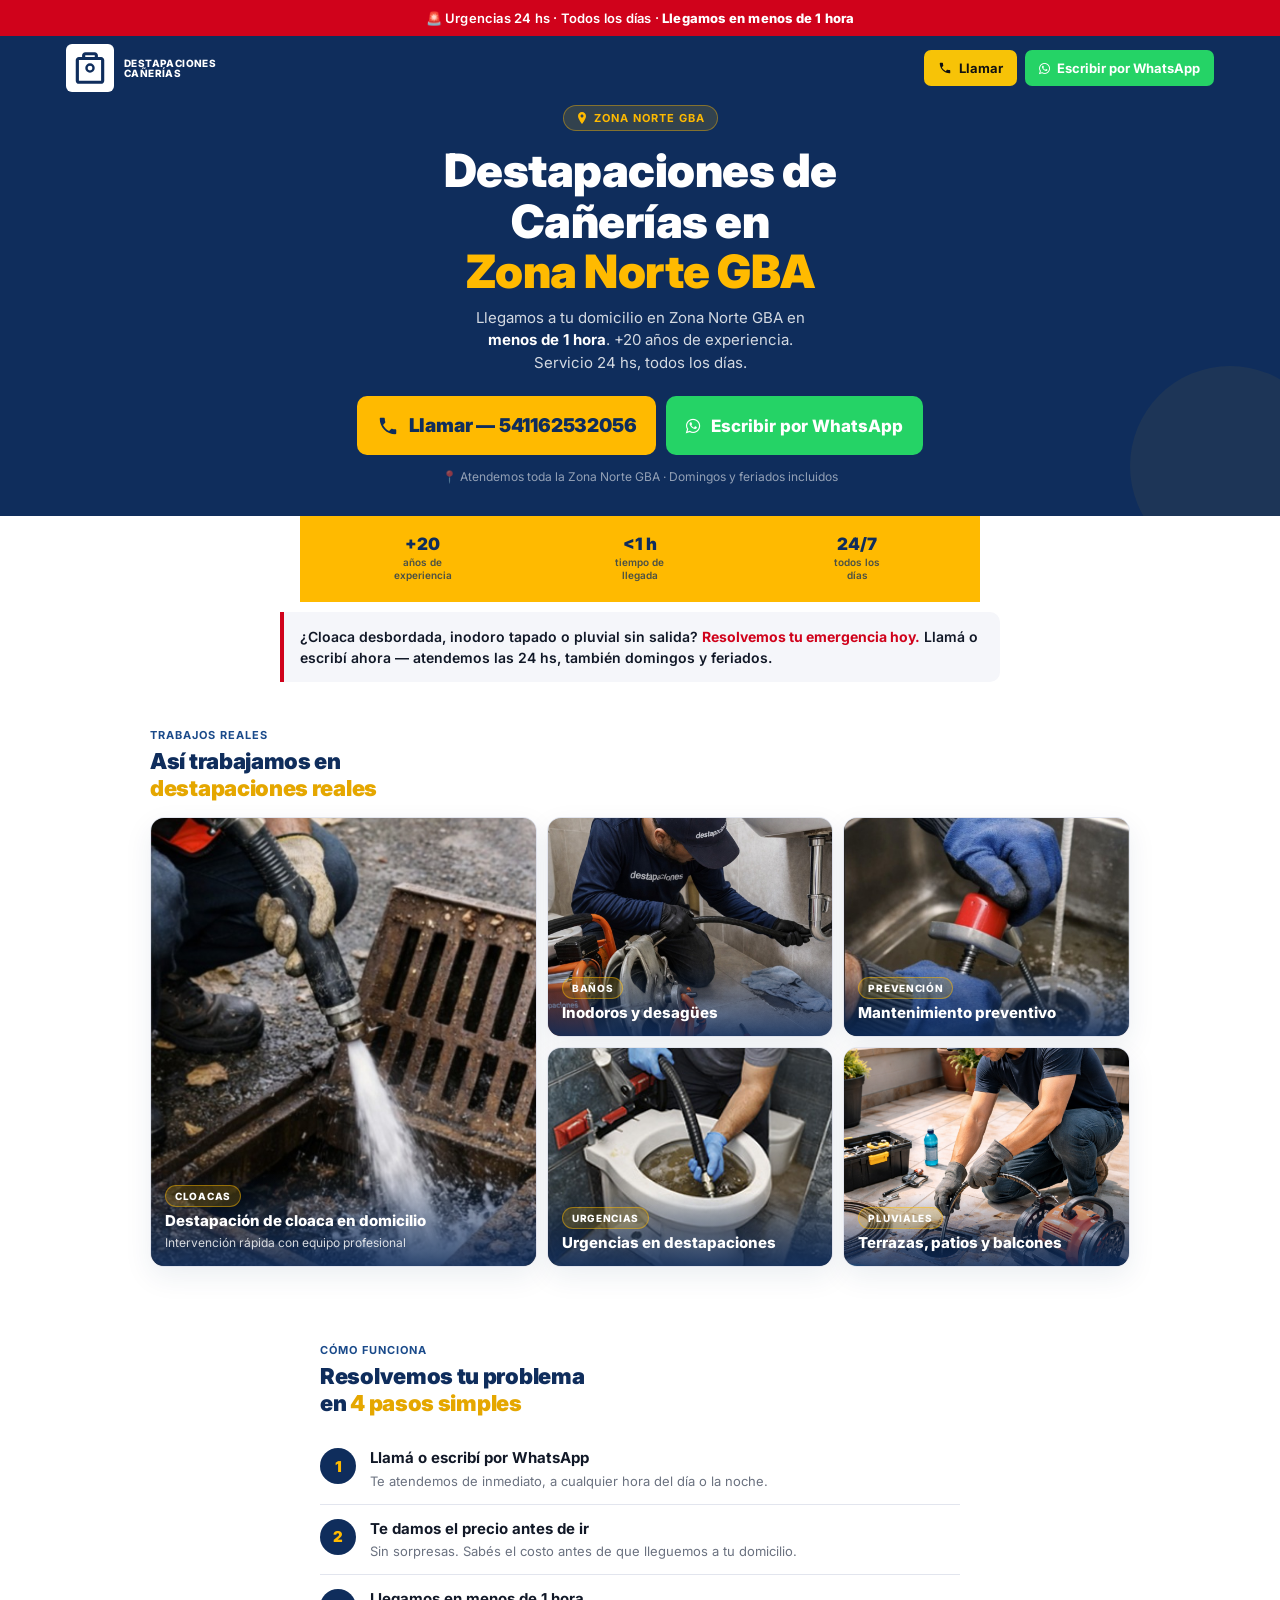
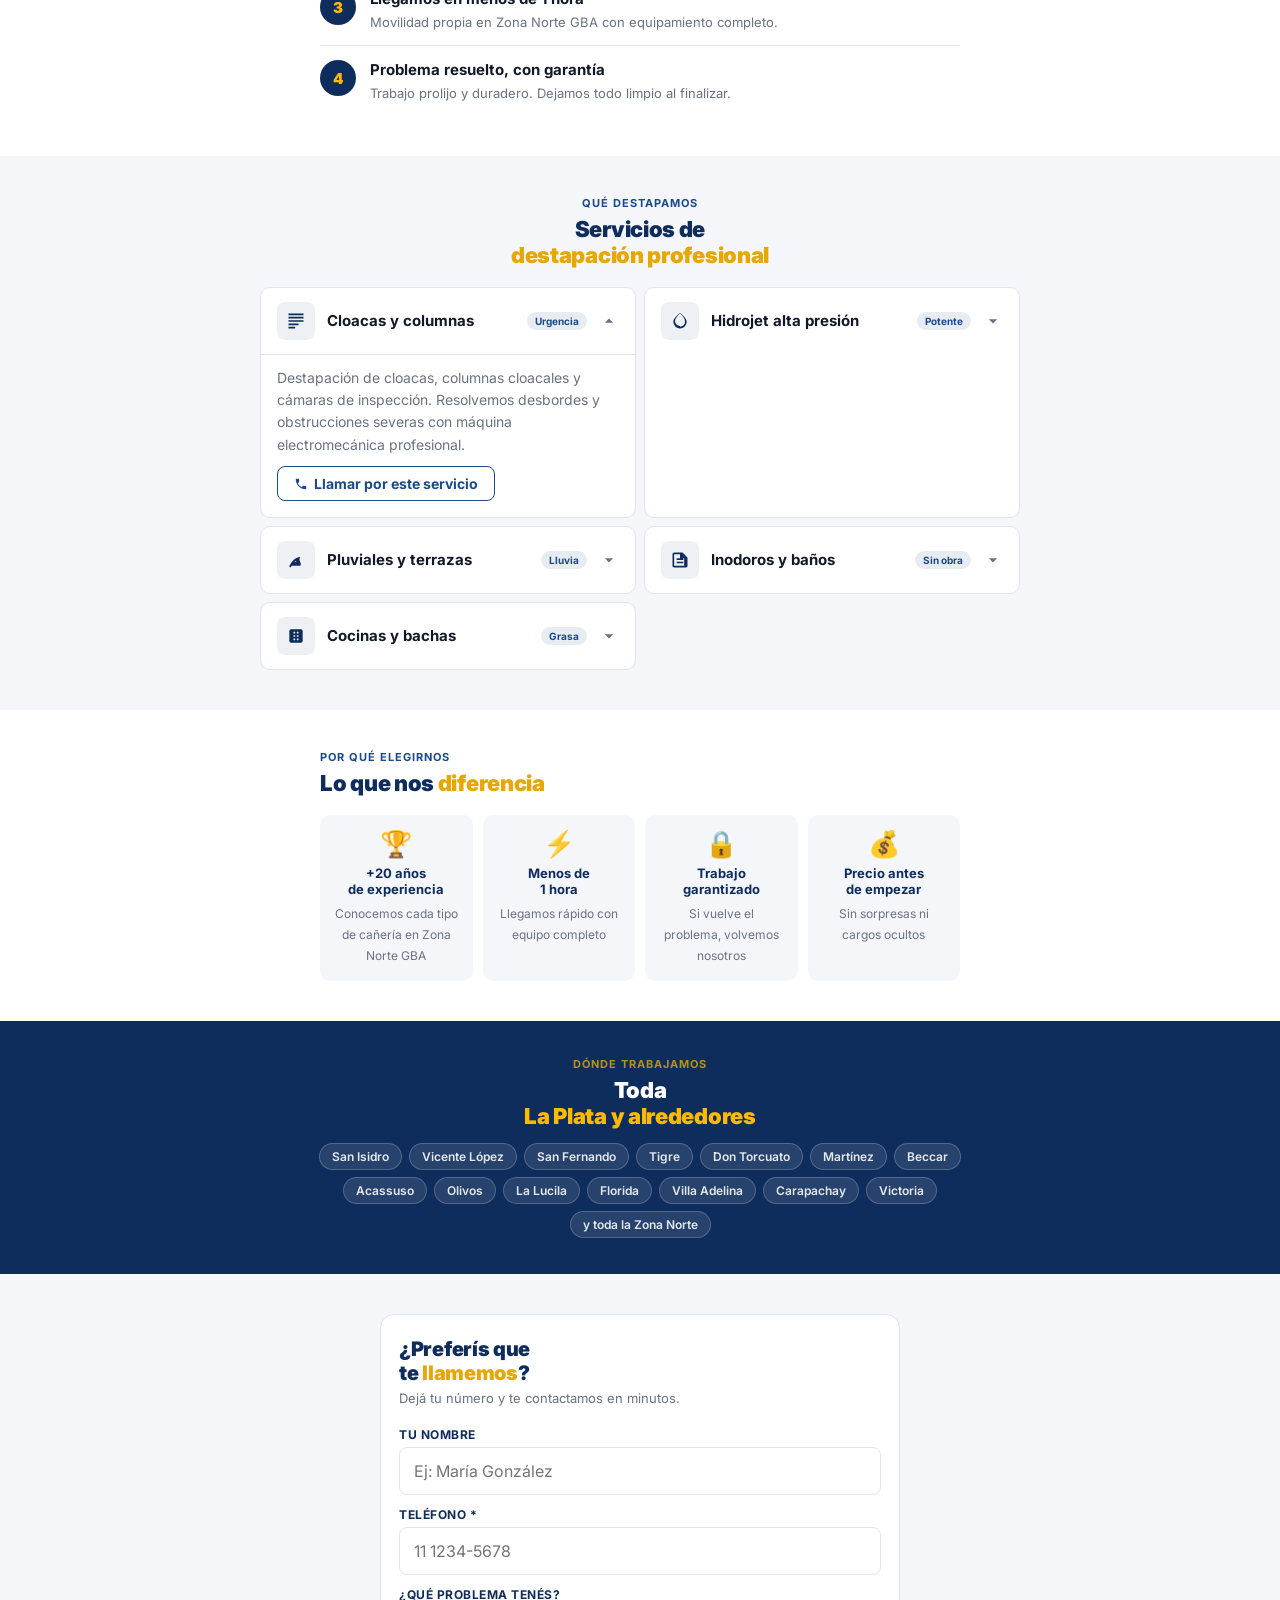
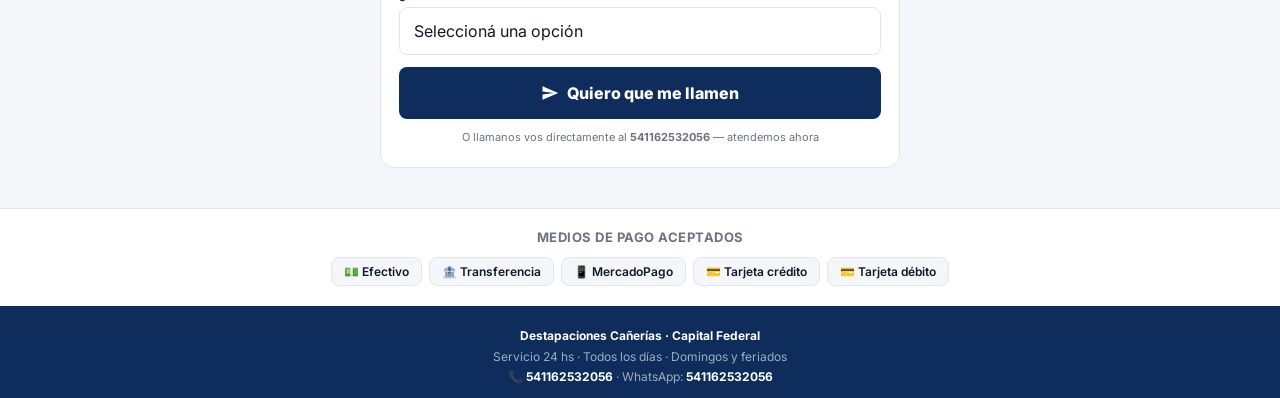
<file: zona-norte (1).html>
<!DOCTYPE html>
<html lang="es">
<head>
<meta charset="UTF-8">
<meta name="viewport" content="width=device-width, initial-scale=1.0">
<title>Destapaciones Cañerías Zona Norte GBA | 24 hs | Llegamos en 1 hora</title>
<meta name="description" content="Destapaciones de cañerías en Zona Norte GBA. 24 hs todos los días. Llegamos en menos de 1 hora. Cloacas, pluviales, inodoros, cocinas. Llamá ahora.">
<link rel="preconnect" href="https://fonts.googleapis.com">
<link href="https://fonts.googleapis.com/css2?family=Inter:wght@400;500;600;700;800;900&display=swap" rel="stylesheet">
  <link rel="stylesheet" href="style.css">

  <link rel="stylesheet" href="https://cdnjs.cloudflare.com/ajax/libs/font-awesome/4.7.0/css/font-awesome.min.css">
<style>
/* =============================================
   RESET + BASE — mobile first, 390px canvas
   ============================================= */
*, *::before, *::after { box-sizing: border-box; margin: 0; padding: 0; }

:root {
  --azul:        #0F2D5C;
  --azul-med:    #1A4A8A;
  --amarillo:    #FFBA00;
  --amarillo-dk: #E5A700;
  --verde-wa:    #25D366;
  --rojo:        #D0021B;
  --gris-bg:     #F5F6FA;
  --gris-borde:  #E2E5EE;
  --texto:       #111827;
  --texto-sec:   #6B7280;
  --blanco:      #FFFFFF;
  --radio:       10px;
}

html { scroll-behavior: smooth; }

body {
  font-family: 'Inter', sans-serif;
  font-size: 16px;
  color: var(--texto);
  background: var(--blanco);
  /* espacio para barra flotante */
  padding-bottom: 80px;
}

a { text-decoration: none; }
img { display: block; width: 100%; }

/* =============================================
   BARRA TOP URGENCIA
   ============================================= */
.top-bar {
  background: var(--rojo);
  color: #fff;
  text-align: center;
  padding: 9px 16px;
  font-size: 13px;
  font-weight: 600;
  letter-spacing: 0.2px;
  line-height: 1.4;
}
.top-bar strong { font-weight: 800; }

/* =============================================
   HEADER — logo + tel compacto
   ============================================= */
.header {
  background: var(--azul);
  padding: 12px 16px;
  display: flex;
  align-items: center;
  justify-content: space-between;
  gap: 10px;
  position: sticky;
  top: 0;
  z-index: 100;
}
.logo {
  display: flex;
  align-items: center;
  gap: 9px;
  flex-shrink: 0;
}
.logo-badge {
  width: 38px; height: 38px;
  background: var(--amarillo);
  border-radius: 8px;
  display: flex; align-items: center; justify-content: center;
  flex-shrink: 0;
}
.logo-badge svg { width: 22px; height: 22px; }
.logo-nombre {
  font-size: 13px;
  font-weight: 800;
  color: #fff;
  line-height: 1.2;
  text-transform: uppercase;
  letter-spacing: 0.3px;
}
.logo-sub {
  font-size: 10px;
  color: rgba(255,255,255,0.6);
  font-weight: 500;
  margin-top: 1px;
}
.header-tel {
  display: flex;
  gap: 8px;
  flex-shrink: 0;
}
.hbtn {
  display: flex; align-items: center; gap: 6px;
  padding: 9px 14px;
  border-radius: 8px;
  font-size: 13px;
  font-weight: 700;
  cursor: pointer;
  border: none;
  white-space: nowrap;
}
.hbtn svg { width: 14px; height: 14px; flex-shrink: 0; }
.hbtn-tel  { background: var(--amarillo); color: var(--azul); }
.hbtn-wa   { background: var(--verde-wa); color: #fff; }

/* =============================================
   HERO — above the fold en 390px
   ============================================= */
.hero {
  background: var(--azul);
  padding: 28px 16px 32px;
  text-align: center;
  position: relative;
  overflow: hidden;
}
/* decoración sutil */
.hero::after {
  content: '';
  position: absolute;
  bottom: -50px; right: -50px;
  width: 200px; height: 200px;
  border-radius: 50%;
  background: rgba(255,186,0,0.06);
  pointer-events: none;
}

.hero-zona {
  display: inline-flex;
  align-items: center;
  gap: 6px;
  background: rgba(255,186,0,0.15);
  border: 1px solid rgba(255,186,0,0.4);
  color: var(--amarillo);
  font-size: 11px;
  font-weight: 700;
  letter-spacing: 1px;
  text-transform: uppercase;
  padding: 5px 12px;
  border-radius: 20px;
  margin-bottom: 14px;
}
.hero-zona svg { width: 12px; height: 12px; fill: var(--amarillo); }

.hero h1 {
  font-size: 30px;
  font-weight: 900;
  color: #fff;
  line-height: 1.1;
  letter-spacing: -0.5px;
  margin-bottom: 10px;
}
.hero h1 em { color: var(--amarillo); font-style: normal; }

.hero-sub {
  font-size: 15px;
  color: rgba(255,255,255,0.82);
  line-height: 1.5;
  margin-bottom: 22px;
  max-width: 340px;
  margin-left: auto;
  margin-right: auto;
}

/* CTAs — el llamar tiene que ser el más grande de la página */
.hero-ctas {
  display: flex;
  flex-direction: column;
  gap: 10px;
  max-width: 360px;
  margin: 0 auto;
}
.cta-llamar {
  display: flex; align-items: center; justify-content: center; gap: 10px;
  background: var(--amarillo);
  color: var(--azul);
  font-size: 19px;
  font-weight: 900;
  padding: 18px 20px;
  border-radius: var(--radio);
  border: none; cursor: pointer;
  animation: pulso 2.2s ease-in-out infinite;
  letter-spacing: -0.2px;
}
@keyframes pulso {
  0%,100% { box-shadow: 0 0 0 0 rgba(255,186,0,.45); }
  55%      { box-shadow: 0 0 0 12px rgba(255,186,0,0); }
}
.cta-llamar svg { width: 22px; height: 22px; flex-shrink: 0; }

.cta-wa {
  display: flex; align-items: center; justify-content: center; gap: 10px;
  background: var(--verde-wa);
  color: #fff;
  font-size: 17px;
  font-weight: 800;
  padding: 15px 20px;
  border-radius: var(--radio);
}
.cta-wa svg { width: 20px; height: 20px; flex-shrink: 0; }

.hero-nota {
  margin-top: 14px;
  font-size: 12px;
  color: rgba(255,255,255,0.55);
  position: relative; z-index: 1;
}

/* =============================================
   TRUST — 3 items horizontales, sin scroll
   ============================================= */
.trust {
  background: var(--amarillo);
  padding: 14px 16px;
  display: grid;
  grid-template-columns: repeat(3, 1fr);
  gap: 4px;
}
.trust-item {
  display: flex;
  flex-direction: column;
  align-items: center;
  text-align: center;
  gap: 3px;
  padding: 6px 4px;
}
.trust-num {
  font-size: 17px;
  font-weight: 900;
  color: var(--azul);
  line-height: 1;
}
.trust-lbl {
  font-size: 10px;
  font-weight: 600;
  color: rgba(15,45,92,0.75);
  line-height: 1.3;
  text-align: center;
}

/* =============================================
   URGENCIA BANNER — refuerzo emocional
   ============================================= */
.urgencia-banner {
  background: var(--gris-bg);
  border-left: 4px solid var(--rojo);
  margin: 20px 16px;
  border-radius: 0 var(--radio) var(--radio) 0;
  padding: 14px 16px;
}
.urgencia-banner p {
  font-size: 14px;
  font-weight: 600;
  color: var(--texto);
  line-height: 1.5;
}
.urgencia-banner p strong { color: var(--rojo); }

/* =============================================
   PASOS — 4 pasos compactos
   ============================================= */
.pasos {
  padding: 24px 16px;
}
.seccion-label {
  font-size: 11px;
  font-weight: 700;
  color: var(--azul-med);
  text-transform: uppercase;
  letter-spacing: 1px;
  margin-bottom: 6px;
}
.seccion-h2 {
  font-size: 22px;
  font-weight: 900;
  color: var(--azul);
  line-height: 1.2;
  margin-bottom: 18px;
  letter-spacing: -0.3px;
}
.seccion-h2 em { color: var(--amarillo-dk); font-style: normal; }

.pasos-lista {
  display: flex;
  flex-direction: column;
  gap: 0;
}
.paso {
  display: flex;
  align-items: flex-start;
  gap: 14px;
  padding: 14px 0;
  border-bottom: 1px solid var(--gris-borde);
}
.paso:last-child { border-bottom: none; }
.paso-n {
  width: 36px; height: 36px;
  background: var(--azul);
  border-radius: 50%;
  display: flex; align-items: center; justify-content: center;
  font-size: 15px;
  font-weight: 900;
  color: var(--amarillo);
  flex-shrink: 0;
}
.paso-txt strong {
  display: block;
  font-size: 15px;
  font-weight: 700;
  color: var(--texto);
  line-height: 1.3;
  margin-bottom: 2px;
}
.paso-txt span {
  font-size: 13px;
  color: var(--texto-sec);
  line-height: 1.4;
}

/* =============================================
   SERVICIOS — acordeón mobile
   ============================================= */
.servicios {
  background: var(--gris-bg);
  padding: 24px 16px;
}
.servicios-lista {
  display: flex;
  flex-direction: column;
  gap: 8px;
  margin-top: 16px;
}
.servicio {
  background: var(--blanco);
  border: 1px solid var(--gris-borde);
  border-radius: var(--radio);
  overflow: hidden;
}
.servicio-header {
  display: flex;
  align-items: center;
  gap: 12px;
  padding: 14px 16px;
  cursor: pointer;
  user-select: none;
  -webkit-tap-highlight-color: transparent;
}
.serv-ico {
  width: 38px; height: 38px;
  background: rgba(15,45,92,0.07);
  border-radius: 8px;
  display: flex; align-items: center; justify-content: center;
  flex-shrink: 0;
}
.serv-ico svg { width: 20px; height: 20px; fill: var(--azul); }
.serv-nombre {
  flex: 1;
  font-size: 15px;
  font-weight: 700;
  color: var(--texto);
  line-height: 1.3;
}
.serv-badge {
  font-size: 10px;
  font-weight: 700;
  color: var(--azul-med);
  background: rgba(26,74,138,0.1);
  padding: 3px 8px;
  border-radius: 10px;
  white-space: nowrap;
}
.serv-chevron {
  width: 20px; height: 20px;
  fill: var(--texto-sec);
  transition: transform 0.25s;
  flex-shrink: 0;
}
.servicio.open .serv-chevron { transform: rotate(180deg); }
.serv-body {
  display: none;
  padding: 0 16px 16px;
  border-top: 1px solid var(--gris-borde);
  padding-top: 12px;
}
.servicio.open .serv-body { display: block; }
.serv-body p {
  font-size: 14px;
  color: var(--texto-sec);
  line-height: 1.6;
}
.serv-cta-link {
  display: inline-flex;
  align-items: center;
  gap: 6px;
  margin-top: 10px;
  font-size: 14px;
  font-weight: 700;
  color: var(--azul-med);
  border: 1.5px solid var(--azul-med);
  padding: 8px 16px;
  border-radius: 8px;
}
.serv-cta-link svg { width: 14px; height: 14px; fill: var(--azul-med); }

/* =============================================
   GARANTIAS — iconos grandes
   ============================================= */
.garantias {
  padding: 24px 16px;
}
.garantias-grid {
  display: grid;
  grid-template-columns: 1fr 1fr;
  gap: 10px;
  margin-top: 16px;
}
.garantia-card {
  background: var(--gris-bg);
  border-radius: var(--radio);
  padding: 16px 14px;
  text-align: center;
}
.garantia-ico {
  font-size: 26px;
  margin-bottom: 8px;
  line-height: 1;
}
.garantia-card strong {
  display: block;
  font-size: 13px;
  font-weight: 700;
  color: var(--azul);
  line-height: 1.3;
  margin-bottom: 4px;
}
.garantia-card span {
  font-size: 12px;
  color: var(--texto-sec);
  line-height: 1.4;
}

/* =============================================
   COBERTURA — chips zona
   ============================================= */
.cobertura {
  background: var(--azul);
  padding: 24px 16px;
}
.cobertura .seccion-label { color: rgba(255,186,0,0.7); }
.cobertura .seccion-h2 { color: #fff; margin-bottom: 14px; }
.cobertura .seccion-h2 em { color: var(--amarillo); }
.chips {
  display: flex;
  flex-wrap: wrap;
  gap: 7px;
}
.chip {
  background: rgba(255,255,255,0.1);
  border: 1px solid rgba(255,255,255,0.2);
  color: rgba(255,255,255,0.88);
  font-size: 12px;
  font-weight: 600;
  padding: 5px 12px;
  border-radius: 20px;
}

/* =============================================
   FORMULARIO — minimalista, 3 campos
   ============================================= */
.form-section {
  padding: 24px 16px;
  background: var(--gris-bg);
}
.form-card {
  background: var(--blanco);
  border: 1px solid var(--gris-borde);
  border-radius: 14px;
  padding: 22px 18px;
}
.form-card .seccion-h2 { font-size: 20px; margin-bottom: 4px; }
.form-desc {
  font-size: 13px;
  color: var(--texto-sec);
  margin-bottom: 18px;
  line-height: 1.5;
}
.fgrupo { margin-bottom: 12px; }
.fgrupo label {
  display: block;
  font-size: 12px;
  font-weight: 700;
  color: var(--azul);
  text-transform: uppercase;
  letter-spacing: 0.5px;
  margin-bottom: 5px;
}
.fgrupo input,
.fgrupo select {
  width: 100%;
  padding: 13px 14px;
  border: 1.5px solid var(--gris-borde);
  border-radius: 8px;
  font-size: 16px; /* 16px evita zoom en iOS */
  font-family: 'Inter', sans-serif;
  color: var(--texto);
  background: var(--blanco);
  outline: none;
  -webkit-appearance: none;
  appearance: none;
  transition: border-color 0.2s;
}
.fgrupo input:focus,
.fgrupo select:focus { border-color: var(--azul); }

.btn-form {
  width: 100%;
  background: var(--azul);
  color: #fff;
  font-size: 16px;
  font-weight: 800;
  padding: 16px;
  border-radius: 8px;
  border: none;
  cursor: pointer;
  font-family: 'Inter', sans-serif;
  display: flex; align-items: center; justify-content: center; gap: 8px;
  margin-top: 4px;
  transition: background 0.15s;
}
.btn-form:active { background: var(--azul-med); }
.btn-form svg { width: 18px; height: 18px; }
.form-note {
  font-size: 11px;
  color: var(--texto-sec);
  text-align: center;
  margin-top: 10px;
  line-height: 1.5;
}

/* =============================================
   PAGOS
   ============================================= */
.pagos {
  padding: 20px 16px;
  text-align: center;
  border-top: 1px solid var(--gris-borde);
}
.pagos-titulo {
  font-size: 13px;
  font-weight: 700;
  color: var(--texto-sec);
  margin-bottom: 12px;
  text-transform: uppercase;
  letter-spacing: 0.5px;
}
.pagos-chips {
  display: flex;
  flex-wrap: wrap;
  justify-content: center;
  gap: 7px;
}
.pago-chip {
  background: var(--gris-bg);
  border: 1px solid var(--gris-borde);
  color: var(--texto);
  font-size: 12px;
  font-weight: 600;
  padding: 6px 12px;
  border-radius: 8px;
}

/* =============================================
   FOOTER
   ============================================= */
footer {
  background: var(--azul);
  color: rgba(255,255,255,0.6);
  text-align: center;
  padding: 20px 16px 10px;
  font-size: 12px;
  line-height: 1.7;
}
footer strong { color: #fff; }

/* =============================================
   CTA FIJO INFERIOR — la estrella del mobile
   ============================================= */
.cta-fijo {
  position: fixed;
  bottom: 0; left: 0; right: 0;
  z-index: 200;
  display: grid;
  grid-template-columns: 1fr 1fr;
  background: var(--blanco);
  border-top: 1.5px solid var(--gris-borde);
  padding: 10px 12px 14px;
  gap: 8px;
  /* safe area para iPhone X+ */
  padding-bottom: max(14px, env(safe-area-inset-bottom));
}
.fijo-btn {
  display: flex; align-items: center; justify-content: center; gap: 8px;
  padding: 14px 10px;
  border-radius: 10px;
  font-size: 15px;
  font-weight: 800;
  border: none;
  cursor: pointer;
  font-family: 'Inter', sans-serif;
  -webkit-tap-highlight-color: transparent;
  transition: opacity 0.15s;
}
.fijo-btn:active { opacity: 0.85; transform: scale(0.98); }
.fijo-btn svg { width: 18px; height: 18px; flex-shrink: 0; }
.fijo-tel { background: var(--amarillo); color: var(--azul); }
.fijo-wa  { background: var(--verde-wa); color: #fff; }

/* =============================================
   DESKTOP UPGRADE — de 680px para arriba
   ============================================= */
@media (min-width: 680px) {
  body { padding-bottom: 0; }

  .hero { padding: 52px 40px; }
  .hero h1 { font-size: 46px; }
  .hero-ctas {
    flex-direction: row;
    justify-content: center;
    max-width: none;
  }
  .cta-llamar, .cta-wa { flex: 0 0 auto; }

  .trust { grid-template-columns: repeat(3, 1fr); max-width: 680px; margin: 0 auto; }

  
  .pasos { padding: 40px; max-width: 720px; margin: 0 auto; }
  .servicios { padding: 40px; }
  .servicios-lista {
    display: grid;
    grid-template-columns: 1fr 1fr;
    max-width: 760px;
    margin: 16px auto 0;
  }
  .garantias { padding: 40px; max-width: 720px; margin: 0 auto; }
  .garantias-grid { grid-template-columns: repeat(4, 1fr); }
  .cobertura { padding: 36px 40px; }
  .form-section { padding: 40px; }
  .form-card { max-width: 520px; margin: 0 auto; }

  .cta-fijo { display: none; }

  .header-tel { gap: 10px; }
  .hbtn { font-size: 14px; padding: 10px 18px; }
}
</style>
</head>
<body>

<!-- TOP BAR -->
<div class="top-bar">
  🚨 Urgencias 24 hs · Todos los días · <strong>Llegamos en menos de 1 hora</strong>
</div>

<!-- HEADER STICKY -->
<!-- HEADER STICKY -->
<header class="header">
  <div class="header-inner">
    <div class="logo">
      <div class="logo-badge">
        <svg viewBox="0 0 24 24" fill="none">
          <path d="M7 4C7 2.9 7.9 2 9 2h6c1.1 0 2 .9 2 2v1h2c1.1 0 2 .9 2 2v13c0 1.1-.9 2-2 2H5c-1.1 0-2-.9-2-2V7c0-1.1.9-2 2-2h2V4zm2 0v1h6V4H9zm-4 3v13h14V7H5zm7 2a3 3 0 100 6 3 3 0 000-6zm0 1.5a1.5 1.5 0 110 3 1.5 1.5 0 010-3z" fill="#0F2D5C"/>
        </svg>
      </div>

      <div>
        <div class="logo-nombre">Destapaciones<br>Cañerías</div>
      </div>
    </div>

    <div class="header-tel">
      <a href="tel:541162532056" class="hbtn hbtn-tel">
        <svg viewBox="0 0 24 24" fill="currentColor">
          <path d="M6.6 10.8c1.4 2.8 3.8 5.1 6.6 6.6l2.2-2.2c.27-.27.67-.36 1.02-.24 1.12.37 2.33.57 3.58.57.55 0 1 .45 1 1V20c0 .55-.45 1-1 1-9.39 0-17-7.61-17-17 0-.55.45-1 1-1h3.5c.55 0 1 .45 1 1 0 1.26.2 2.47.57 3.6.11.33.03.7-.25.98L6.6 10.8z"/>
        </svg>
        Llamar
      </a>

      <a href="https://wa.me/541162532056" class="hbtn hbtn-wa" target="_blank" rel="noopener">
       <i class="fa fa-whatsapp whatsapp-icon" aria-hidden="true"></i>
        <span>Escribir por WhatsApp</span>
      </a>
    </div>
  </div>
</header>


<!-- HERO -->
<section class="hero">
  <div class="hero-zona">
    <svg viewBox="0 0 12 12"><path d="M6 0C3.79 0 2 1.79 2 4c0 3 4 8 4 8s4-5 4-8c0-2.21-1.79-4-4-4zm0 5.5C5.17 5.5 4.5 4.83 4.5 4S5.17 2.5 6 2.5 7.5 3.17 7.5 4 6.83 5.5 6 5.5z"/></svg>
    Zona Norte GBA
  </div>

  <h1>Destapaciones de<br>Cañerías en<br><em>Zona Norte GBA</em></h1>

  <p class="hero-sub">Llegamos a tu domicilio en Zona Norte GBA en <strong style="color:#fff;">menos de 1 hora</strong>. +20 años de experiencia. Servicio 24 hs, todos los días.</p>

  <div class="hero-ctas">
    <a href="tel:541162532056" class="cta-llamar">
      <svg viewBox="0 0 24 24" fill="currentColor"><path d="M6.6 10.8c1.4 2.8 3.8 5.1 6.6 6.6l2.2-2.2c.27-.27.67-.36 1.02-.24 1.12.37 2.33.57 3.58.57.55 0 1 .45 1 1V20c0 .55-.45 1-1 1-9.39 0-17-7.61-17-17 0-.55.45-1 1-1h3.5c.55 0 1 .45 1 1 0 1.26.2 2.47.57 3.6.11.33.03.7-.25.98L6.6 10.8z"/></svg>
      Llamar — 541162532056
    </a>
    <a href="https://wa.me/541162532056" class="cta-wa" target="_blank" rel="noopener">
       <i class="fa fa-whatsapp whatsapp-icon" aria-hidden="true"></i>
        <span>Escribir por WhatsApp</span> </a>
  </div>

  <p class="hero-nota">📍 Atendemos toda la Zona Norte GBA · Domingos y feriados incluidos</p>
</section>

<!-- TRUST BAR -->
<div class="trust">
  <div class="trust-item">
    <span class="trust-num">+20</span>
    <span class="trust-lbl">años de<br>experiencia</span>
  </div>
  <div class="trust-item">
    <span class="trust-num">&lt;1 h</span>
    <span class="trust-lbl">tiempo de<br>llegada</span>
  </div>
  <div class="trust-item">
    <span class="trust-num">24/7</span>
    <span class="trust-lbl">todos los<br>días</span>
  </div>
</div>

<!-- URGENCIA REFUERZO -->
<div class="urgencia-banner">
  <p>¿Cloaca desbordada, inodoro tapado o pluvial sin salida? <strong>Resolvemos tu emergencia hoy.</strong> Llamá o escribí ahora — atendemos las 24 hs, también domingos y feriados.</p>
</div>



<!-- TRABAJOS REALES -->
<section class="trabajos-preview">
  <div class="trabajos-preview-inner">
    <div class="seccion-label">Trabajos reales</div>
    <h2 class="seccion-h2">Así trabajamos en<br><em>destapaciones reales</em></h2>

    <div class="trabajos-grid">
      <article class="trabajo-card trabajo-card--grande">
        <img src="img/cloacas.jpeg" alt="Destapación de cloaca en domicilio" loading="lazy">
        <div class="trabajo-info">
          <span class="trabajo-tag">Cloacas</span>
          <strong>Destapación de cloaca en domicilio</strong>
          <span>Intervención rápida con equipo profesional</span>
        </div>
      </article>

      <article class="trabajo-card">
        <img src="img/banio2.jpeg" alt="Trabajo de destapación en baño" loading="lazy">
        <div class="trabajo-info">
          <span class="trabajo-tag">Baños</span>
          <strong>Inodoros y desagües</strong>
        </div>
      </article>
       <article class="trabajo-card">
        <img src="img/cocina.jpeg" alt="Trabajo de destapación en baño" loading="lazy">
        <div class="trabajo-info">
          <span class="trabajo-tag">Prevención</span>
          <strong>Mantenimiento preventivo</strong>
        </div>
      </article> <article class="trabajo-card">
        <img src="img/banio.jpg" alt="Trabajo de destapación en baño" loading="lazy">
        <div class="trabajo-info">
          <span class="trabajo-tag">Urgencias</span>
          <strong>Urgencias en destapaciones</strong>
        </div>
      </article>

      <article class="trabajo-card">
        <img src="img/terraza.png" alt="Destapación de pluvial y terraza" loading="lazy">
        <div class="trabajo-info">
          <span class="trabajo-tag">Pluviales</span>
          <strong>Terrazas, patios y balcones</strong>
        </div>
      </article>
    </div>
  </div>
</section>




<!-- PASOS -->
<section class="pasos">
  <div class="seccion-label">Cómo funciona</div>
  <h2 class="seccion-h2">Resolvemos tu problema<br>en <em>4 pasos simples</em></h2>
  <div class="pasos-lista">
    <div class="paso">
      <div class="paso-n">1</div>
      <div class="paso-txt">
        <strong>Llamá o escribí por WhatsApp</strong>
        <span>Te atendemos de inmediato, a cualquier hora del día o la noche.</span>
      </div>
    </div>
    <div class="paso">
      <div class="paso-n">2</div>
      <div class="paso-txt">
        <strong>Te damos el precio antes de ir</strong>
        <span>Sin sorpresas. Sabés el costo antes de que lleguemos a tu domicilio.</span>
      </div>
    </div>
    <div class="paso">
      <div class="paso-n">3</div>
      <div class="paso-txt">
        <strong>Llegamos en menos de 1 hora</strong>
        <span>Movilidad propia en Zona Norte GBA con equipamiento completo.</span>
      </div>
    </div>
    <div class="paso">
      <div class="paso-n">4</div>
      <div class="paso-txt">
        <strong>Problema resuelto, con garantía</strong>
        <span>Trabajo prolijo y duradero. Dejamos todo limpio al finalizar.</span>
      </div>
    </div>
  </div>
</section>

<!-- SERVICIOS ACORDEÓN -->
<section class="servicios">
    <div class="seccion-label1">
  <div class="seccion-label">Qué destapamos</div>
  <h2 class="seccion-h2">Servicios de<br><em>destapación profesional</em></h2>
  </div>
  <div class="servicios-lista" id="serviciosList">

    <div class="servicio open">
      <div class="servicio-header" onclick="toggleServicio(this)">
        <div class="serv-ico">
          <svg viewBox="0 0 24 24"><path d="M3 3h18v2H3zm0 4h18v2H3zm0 4h18v2H3zm0 4h12v2H3zm0 4h8v2H3z"/></svg>
        </div>
        <span class="serv-nombre">Cloacas y columnas</span>
        <span class="serv-badge">Urgencia</span>
        <svg class="serv-chevron" viewBox="0 0 24 24"><path d="M7 10l5 5 5-5z"/></svg>
      </div>
      <div class="serv-body">
        <p>Destapación de cloacas, columnas cloacales y cámaras de inspección. Resolvemos desbordes y obstrucciones severas con máquina electromecánica profesional.</p>
        <a href="tel:541162532056" class="serv-cta-link">
          <svg viewBox="0 0 24 24"><path d="M6.6 10.8c1.4 2.8 3.8 5.1 6.6 6.6l2.2-2.2c.27-.27.67-.36 1.02-.24 1.12.37 2.33.57 3.58.57.55 0 1 .45 1 1V20c0 .55-.45 1-1 1-9.39 0-17-7.61-17-17 0-.55.45-1 1-1h3.5c.55 0 1 .45 1 1 0 1.26.2 2.47.57 3.6.11.33.03.7-.25.98L6.6 10.8z"/></svg>
          Llamar por este servicio
        </a>
      </div>
    </div>

    <div class="servicio">
      <div class="servicio-header" onclick="toggleServicio(this)">
        <div class="serv-ico">
          <svg viewBox="0 0 24 24"><path d="M12 2C8 6 4 9 4 13a8 8 0 0016 0c0-4-4-7-8-11zm0 16a6 6 0 01-6-6c0-2.8 2.4-5.4 6-9.3C15.6 6.6 18 9.2 18 13a6 6 0 01-6 6z"/></svg>
        </div>
        <span class="serv-nombre">Hidrojet alta presión</span>
        <span class="serv-badge">Potente</span>
        <svg class="serv-chevron" viewBox="0 0 24 24"><path d="M7 10l5 5 5-5z"/></svg>
      </div>
      <div class="serv-body">
        <p>Limpieza profunda con agua a alta presión. Elimina grasa acumulada, raíces, sedimentos y obstrucciones que la máquina convencional no puede resolver.</p>
        <a href="tel:541162532056" class="serv-cta-link">
          <svg viewBox="0 0 24 24"><path d="M6.6 10.8c1.4 2.8 3.8 5.1 6.6 6.6l2.2-2.2c.27-.27.67-.36 1.02-.24 1.12.37 2.33.57 3.58.57.55 0 1 .45 1 1V20c0 .55-.45 1-1 1-9.39 0-17-7.61-17-17 0-.55.45-1 1-1h3.5c.55 0 1 .45 1 1 0 1.26.2 2.47.57 3.6.11.33.03.7-.25.98L6.6 10.8z"/></svg>
          Llamar por este servicio
        </a>
      </div>
    </div>

    <div class="servicio">
      <div class="servicio-header" onclick="toggleServicio(this)">
        <div class="serv-ico">
          <svg viewBox="0 0 24 24"><path d="M17 8C8 10 5.9 16.17 3.82 19.82L5.71 21l1-2h10.58c.35-.81.54-1.81.41-3C17.28 13.65 15 12 17 8zM11.67 13.6C12.93 12.1 15 11 17 8c0 0-5 2-5 7 0 0-1.5-1.7-2.33-1.4z"/></svg>
        </div>
        <span class="serv-nombre">Pluviales y terrazas</span>
        <span class="serv-badge">Lluvia</span>
        <svg class="serv-chevron" viewBox="0 0 24 24"><path d="M7 10l5 5 5-5z"/></svg>
      </div>
      <div class="serv-body">
        <p>Destapación de cañerías pluviales en terrazas, balcones, patios y galpones. Prevenimos inundaciones antes de que lleguen las lluvias.</p>
        <a href="tel:541162532056" class="serv-cta-link">
          <svg viewBox="0 0 24 24"><path d="M6.6 10.8c1.4 2.8 3.8 5.1 6.6 6.6l2.2-2.2c.27-.27.67-.36 1.02-.24 1.12.37 2.33.57 3.58.57.55 0 1 .45 1 1V20c0 .55-.45 1-1 1-9.39 0-17-7.61-17-17 0-.55.45-1 1-1h3.5c.55 0 1 .45 1 1 0 1.26.2 2.47.57 3.6.11.33.03.7-.25.98L6.6 10.8z"/></svg>
          Llamar por este servicio
        </a>
      </div>
    </div>

    <div class="servicio">
      <div class="servicio-header" onclick="toggleServicio(this)">
        <div class="serv-ico">
          <svg viewBox="0 0 24 24"><path d="M9 3H5C3.9 3 3 3.9 3 5v14c0 1.1.9 2 2 2h14c1.1 0 2-.9 2-2V9l-6-6H9zm5 16H5V5h7v5h5v9zM8 14h8v2H8zm0-4h8v2H8z"/></svg>
        </div>
        <span class="serv-nombre">Inodoros y baños</span>
        <span class="serv-badge">Sin obra</span>
        <svg class="serv-chevron" viewBox="0 0 24 24"><path d="M7 10l5 5 5-5z"/></svg>
      </div>
      <div class="serv-body">
        <p>Destapación de inodoros, bidés, duchas y bañeras. Solución rápida y sin romper pisos ni paredes. Ideal para departamentos y casas.</p>
        <a href="tel:541162532056" class="serv-cta-link">
          <svg viewBox="0 0 24 24"><path d="M6.6 10.8c1.4 2.8 3.8 5.1 6.6 6.6l2.2-2.2c.27-.27.67-.36 1.02-.24 1.12.37 2.33.57 3.58.57.55 0 1 .45 1 1V20c0 .55-.45 1-1 1-9.39 0-17-7.61-17-17 0-.55.45-1 1-1h3.5c.55 0 1 .45 1 1 0 1.26.2 2.47.57 3.6.11.33.03.7-.25.98L6.6 10.8z"/></svg>
          Llamar por este servicio
        </a>
      </div>
    </div>

    <div class="servicio">
      <div class="servicio-header" onclick="toggleServicio(this)">
        <div class="serv-ico">
          <svg viewBox="0 0 24 24"><path d="M18 4H6a2 2 0 00-2 2v12a2 2 0 002 2h12a2 2 0 002-2V6a2 2 0 00-2-2zm-7 13H9v-2h2v2zm0-4H9v-2h2v2zm0-4H9V7h2v2zm4 8h-2v-2h2v2zm0-4h-2v-2h2v2zm0-4h-2V7h2v2z"/></svg>
        </div>
        <span class="serv-nombre">Cocinas y bachas</span>
        <span class="serv-badge">Grasa</span>
        <svg class="serv-chevron" viewBox="0 0 24 24"><path d="M7 10l5 5 5-5z"/></svg>
      </div>
      <div class="serv-body">
        <p>Eliminamos obstrucciones de grasa, restos orgánicos y depósitos en cañerías de cocinas, bachas y lavaderos residenciales y gastronómicos.</p>
        <a href="tel:541162532056" class="serv-cta-link">
          <svg viewBox="0 0 24 24"><path d="M6.6 10.8c1.4 2.8 3.8 5.1 6.6 6.6l2.2-2.2c.27-.27.67-.36 1.02-.24 1.12.37 2.33.57 3.58.57.55 0 1 .45 1 1V20c0 .55-.45 1-1 1-9.39 0-17-7.61-17-17 0-.55.45-1 1-1h3.5c.55 0 1 .45 1 1 0 1.26.2 2.47.57 3.6.11.33.03.7-.25.98L6.6 10.8z"/></svg>
          Llamar por este servicio
        </a>
      </div>
    </div>

  </div>
</section>

<!-- GARANTÍAS -->
<section class="garantias">
  <div class="seccion-label">Por qué elegirnos</div>
  <h2 class="seccion-h2">Lo que nos <em>diferencia</em></h2>
  <div class="garantias-grid">
    <div class="garantia-card">
      <div class="garantia-ico">🏆</div>
      <strong>+20 años<br>de experiencia</strong>
      <span>Conocemos cada tipo de cañería en Zona Norte GBA</span>
    </div>
    <div class="garantia-card">
      <div class="garantia-ico">⚡</div>
      <strong>Menos de<br>1 hora</strong>
      <span>Llegamos rápido con equipo completo</span>
    </div>
    <div class="garantia-card">
      <div class="garantia-ico">🔒</div>
      <strong>Trabajo<br>garantizado</strong>
      <span>Si vuelve el problema, volvemos nosotros</span>
    </div>
    <div class="garantia-card">
      <div class="garantia-ico">💰</div>
      <strong>Precio antes<br>de empezar</strong>
      <span>Sin sorpresas ni cargos ocultos</span>
    </div>
  </div>
</section>

<!-- COBERTURA -->
<section class="cobertura">
 <div class="seccion-label1">
  <div class="seccion-label">Dónde trabajamos</div>
  <h2 class="seccion-h2">Toda<br><em>La Plata y alrededores</em></h2>
  </div>
  <div class="chips">
    <span class="chip">San Isidro</span>
    <span class="chip">Vicente López</span>
    <span class="chip">San Fernando</span>
    <span class="chip">Tigre</span>
    <span class="chip">Don Torcuato</span>
    <span class="chip">Martínez</span>
    <span class="chip">Beccar</span>
    <span class="chip">Acassuso</span>
    <span class="chip">Olivos</span>
    <span class="chip">La Lucila</span>
    <span class="chip">Florida</span>
    <span class="chip">Villa Adelina</span>
    <span class="chip">Carapachay</span>
    <span class="chip">Victoria</span>
    <span class="chip">y toda la Zona Norte</span>
  </div>
</section>

<!-- FORMULARIO -->
<section class="form-section" id="form">
  <div class="form-card">
    <h2 class="seccion-h2">¿Preferís que<br>te <em>llamemos</em>?</h2>
    <p class="form-desc">Dejá tu número y te contactamos en minutos.</p>
    <form>
      <div class="fgrupo">
        <label>Tu nombre</label>
        <input type="text" placeholder="Ej: María González" autocomplete="name">
      </div>
      <div class="fgrupo">
        <label>Teléfono *</label>
        <input type="tel" placeholder="11 1234-5678" required autocomplete="tel">
      </div>
      <div class="fgrupo">
        <label>¿Qué problema tenés?</label>
        <select>
          <option value="">Seleccioná una opción</option>
          <option>Cloaca tapada / desborde</option>
          <option>Pluvial tapado (terraza o balcón)</option>
          <option>Inodoro tapado</option>
          <option>Bacha de cocina tapada</option>
          <option>Pileta de patio tapada</option>
          <option>No sé — necesito diagnóstico</option>
        </select>
      </div>
      <button type="submit" class="btn-form">
        <svg viewBox="0 0 24 24" fill="currentColor"><path d="M2.01 21L23 12 2.01 3 2 10l15 2-15 2z"/></svg>
        Quiero que me llamen
      </button>
    </form>
    <p class="form-note">O llamanos vos directamente al <strong>541162532056</strong> — atendemos ahora</p>
  </div>
</section>

<!-- PAGOS -->
<section class="pagos">
  <p class="pagos-titulo">Medios de pago aceptados</p>
  <div class="pagos-chips">
    <span class="pago-chip">💵 Efectivo</span>
    <span class="pago-chip">🏦 Transferencia</span>
    <span class="pago-chip">📱 MercadoPago</span>
    <span class="pago-chip">💳 Tarjeta crédito</span>
    <span class="pago-chip">💳 Tarjeta débito</span>
  </div>
</section>

<!-- FOOTER -->
<footer>
  <strong>Destapaciones Cañerías · Capital Federal</strong><br>
  Servicio 24 hs · Todos los días · Domingos y feriados<br>
  📞 <strong>541162532056</strong> · WhatsApp: <strong>541162532056</strong>
</footer>

<!-- CTA FIJO INFERIOR — siempre visible en mobile -->
<div class="cta-fijo">
  <a href="tel:541162532056" class="fijo-btn fijo-tel">
    <svg viewBox="0 0 24 24" fill="currentColor"><path d="M6.6 10.8c1.4 2.8 3.8 5.1 6.6 6.6l2.2-2.2c.27-.27.67-.36 1.02-.24 1.12.37 2.33.57 3.58.57.55 0 1 .45 1 1V20c0 .55-.45 1-1 1-9.39 0-17-7.61-17-17 0-.55.45-1 1-1h3.5c.55 0 1 .45 1 1 0 1.26.2 2.47.57 3.6.11.33.03.7-.25.98L6.6 10.8z"/></svg>
    ☎ Llamar ahora
  </a>
  <a href="https://wa.me/541162532056" class="fijo-btn fijo-wa" target="_blank" rel="noopener">
    <svg viewBox="0 0 24 24" fill="currentColor"><path d="M17.5 14.4c-.3-.1-1.7-.85-2-.95-.3-.1-.5-.15-.7.15s-.8 1-.98 1.2c-.18.2-.37.22-.67.07-1.88-.94-3.12-2.5-3.44-2.93-.32-.5.3-.7.9-1.88.1-.2 0-.4-.07-.52-.08-.12-.7-1.78-1-2.37-.25-.6-.5-.5-.7-.5h-.58c-.2 0-.52.07-.8.37C8.42 7.45 7.5 8.3 7.5 10.04s1.04 3.47 1.18 3.7c.15.25 2.05 3.13 4.96 4.39.7.3 1.24.48 1.66.6.7.2 1.34.17 1.84.1.56-.07 1.73-.7 1.97-1.38.24-.68.24-1.26.17-1.38-.07-.12-.26-.2-.56-.34zM12.05 2C6.54 2 2.06 6.48 2.06 12c0 1.88.52 3.63 1.42 5.13L2 22l4.98-1.3A9.9 9.9 0 0012.05 22C17.56 22 22 17.52 22 12S17.56 2 12.05 2z"/></svg>
    WhatsApp
  </a>
</div>

<script>
function toggleServicio(header) {
  const card = header.parentElement;
  card.classList.toggle('open');
}
</script>
</body>
</html>
</file>
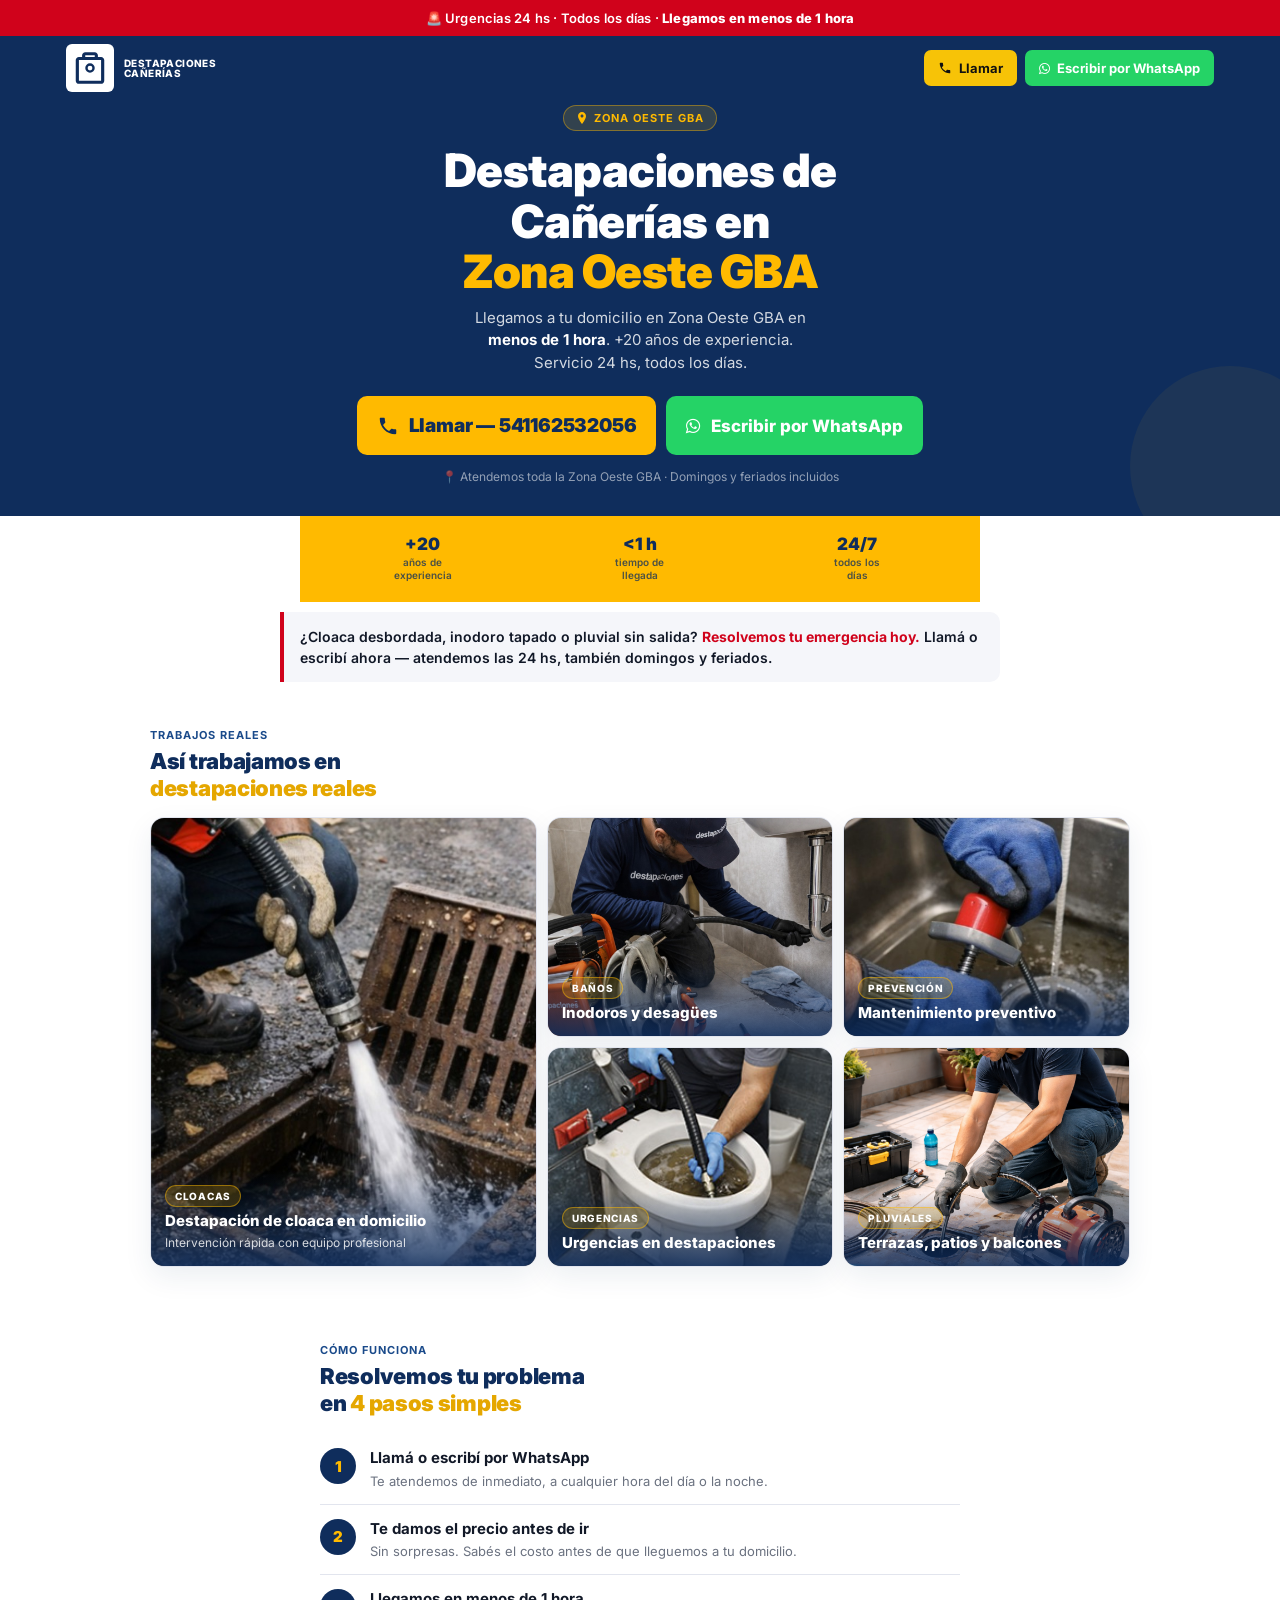
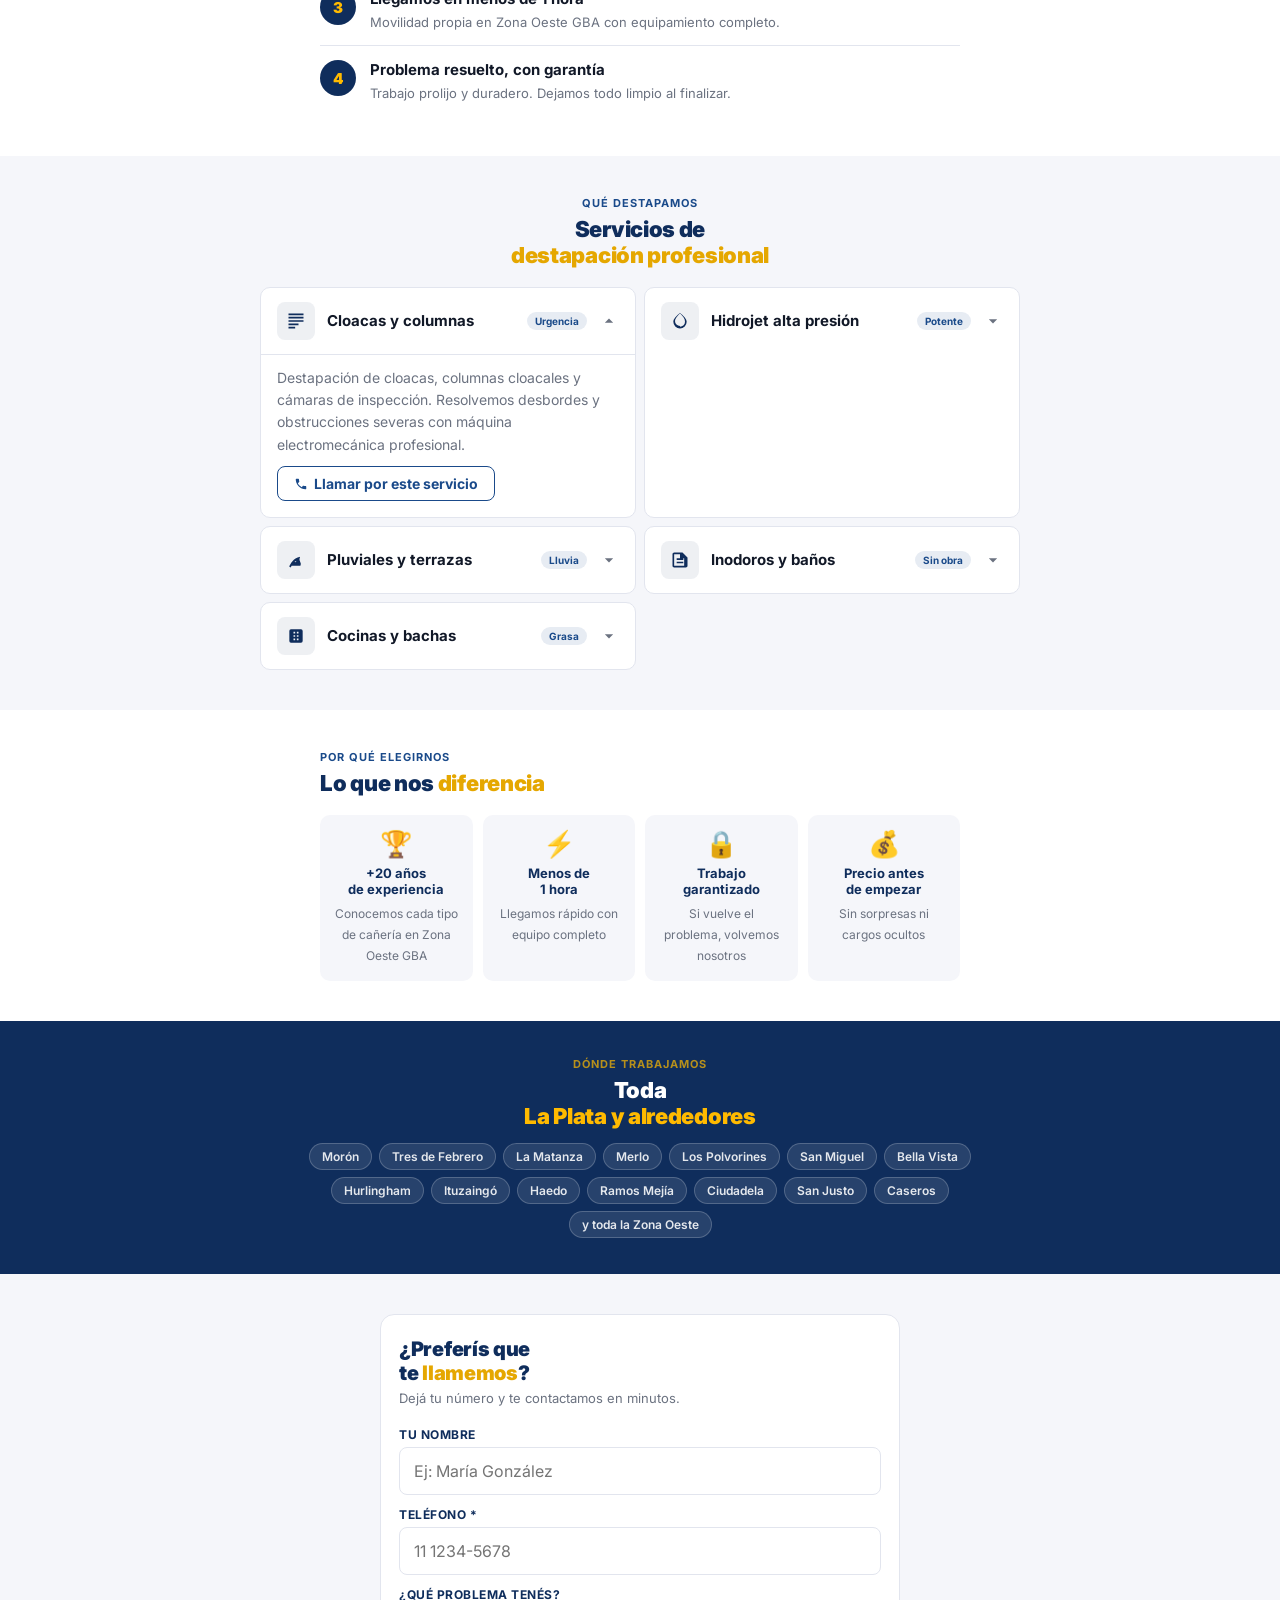
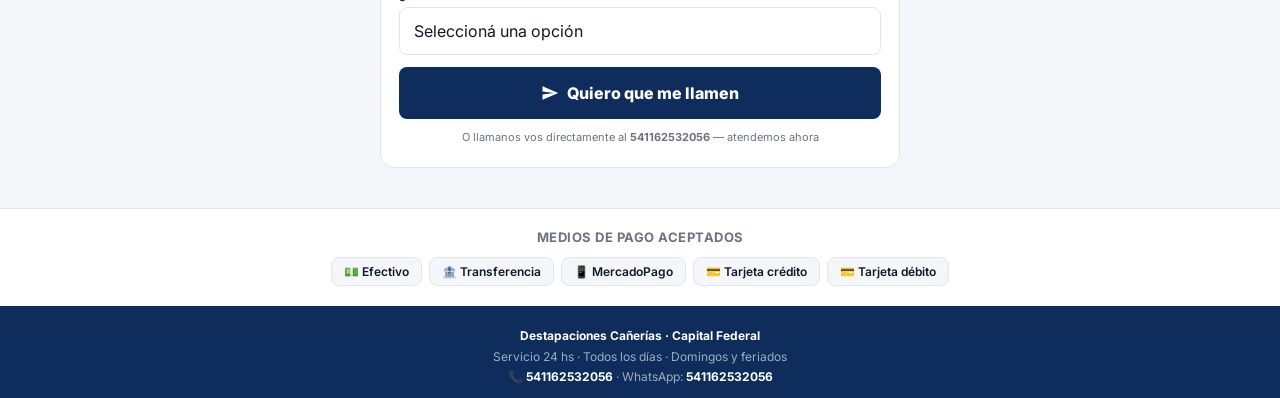
<file: zona-oeste (1).html>
<!DOCTYPE html>
<html lang="es">
<head>
<meta charset="UTF-8">
<meta name="viewport" content="width=device-width, initial-scale=1.0">
<title>Destapaciones Cañerías Zona Oeste GBA | 24 hs | Llegamos en 1 hora</title>
<meta name="description" content="Destapaciones de cañerías en Zona Oeste GBA. 24 hs todos los días. Llegamos en menos de 1 hora. Cloacas, pluviales, inodoros, cocinas. Llamá ahora.">
<link rel="preconnect" href="https://fonts.googleapis.com">
<link href="https://fonts.googleapis.com/css2?family=Inter:wght@400;500;600;700;800;900&display=swap" rel="stylesheet">
  <link rel="stylesheet" href="style.css">
  <link rel="stylesheet" href="https://cdnjs.cloudflare.com/ajax/libs/font-awesome/4.7.0/css/font-awesome.min.css">
<style>
/* =============================================
   RESET + BASE — mobile first, 390px canvas
   ============================================= */
*, *::before, *::after { box-sizing: border-box; margin: 0; padding: 0; }

:root {
  --azul:        #0F2D5C;
  --azul-med:    #1A4A8A;
  --amarillo:    #FFBA00;
  --amarillo-dk: #E5A700;
  --verde-wa:    #25D366;
  --rojo:        #D0021B;
  --gris-bg:     #F5F6FA;
  --gris-borde:  #E2E5EE;
  --texto:       #111827;
  --texto-sec:   #6B7280;
  --blanco:      #FFFFFF;
  --radio:       10px;
}

html { scroll-behavior: smooth; }

body {
  font-family: 'Inter', sans-serif;
  font-size: 16px;
  color: var(--texto);
  background: var(--blanco);
  /* espacio para barra flotante */
  padding-bottom: 80px;
}

a { text-decoration: none; }
img { display: block; width: 100%; }

/* =============================================
   BARRA TOP URGENCIA
   ============================================= */
.top-bar {
  background: var(--rojo);
  color: #fff;
  text-align: center;
  padding: 9px 16px;
  font-size: 13px;
  font-weight: 600;
  letter-spacing: 0.2px;
  line-height: 1.4;
}
.top-bar strong { font-weight: 800; }

/* =============================================
   HEADER — logo + tel compacto
   ============================================= */
.header {
  background: var(--azul);
  padding: 12px 16px;
  display: flex;
  align-items: center;
  justify-content: space-between;
  gap: 10px;
  position: sticky;
  top: 0;
  z-index: 100;
}
.logo {
  display: flex;
  align-items: center;
  gap: 9px;
  flex-shrink: 0;
}
.logo-badge {
  width: 38px; height: 38px;
  background: var(--amarillo);
  border-radius: 8px;
  display: flex; align-items: center; justify-content: center;
  flex-shrink: 0;
}
.logo-badge svg { width: 22px; height: 22px; }
.logo-nombre {
  font-size: 13px;
  font-weight: 800;
  color: #fff;
  line-height: 1.2;
  text-transform: uppercase;
  letter-spacing: 0.3px;
}
.logo-sub {
  font-size: 10px;
  color: rgba(255,255,255,0.6);
  font-weight: 500;
  margin-top: 1px;
}
.header-tel {
  display: flex;
  gap: 8px;
  flex-shrink: 0;
}
.hbtn {
  display: flex; align-items: center; gap: 6px;
  padding: 9px 14px;
  border-radius: 8px;
  font-size: 13px;
  font-weight: 700;
  cursor: pointer;
  border: none;
  white-space: nowrap;
}
.hbtn svg { width: 14px; height: 14px; flex-shrink: 0; }
.hbtn-tel  { background: var(--amarillo); color: var(--azul); }
.hbtn-wa   { background: var(--verde-wa); color: #fff; }

/* =============================================
   HERO — above the fold en 390px
   ============================================= */
.hero {
  background: var(--azul);
  padding: 28px 16px 32px;
  text-align: center;
  position: relative;
  overflow: hidden;
}
/* decoración sutil */
.hero::after {
  content: '';
  position: absolute;
  bottom: -50px; right: -50px;
  width: 200px; height: 200px;
  border-radius: 50%;
  background: rgba(255,186,0,0.06);
  pointer-events: none;
}

.hero-zona {
  display: inline-flex;
  align-items: center;
  gap: 6px;
  background: rgba(255,186,0,0.15);
  border: 1px solid rgba(255,186,0,0.4);
  color: var(--amarillo);
  font-size: 11px;
  font-weight: 700;
  letter-spacing: 1px;
  text-transform: uppercase;
  padding: 5px 12px;
  border-radius: 20px;
  margin-bottom: 14px;
}
.hero-zona svg { width: 12px; height: 12px; fill: var(--amarillo); }

.hero h1 {
  font-size: 30px;
  font-weight: 900;
  color: #fff;
  line-height: 1.1;
  letter-spacing: -0.5px;
  margin-bottom: 10px;
}
.hero h1 em { color: var(--amarillo); font-style: normal; }

.hero-sub {
  font-size: 15px;
  color: rgba(255,255,255,0.82);
  line-height: 1.5;
  margin-bottom: 22px;
  max-width: 340px;
  margin-left: auto;
  margin-right: auto;
}

/* CTAs — el llamar tiene que ser el más grande de la página */
.hero-ctas {
  display: flex;
  flex-direction: column;
  gap: 10px;
  max-width: 360px;
  margin: 0 auto;
}
.cta-llamar {
  display: flex; align-items: center; justify-content: center; gap: 10px;
  background: var(--amarillo);
  color: var(--azul);
  font-size: 19px;
  font-weight: 900;
  padding: 18px 20px;
  border-radius: var(--radio);
  border: none; cursor: pointer;
  animation: pulso 2.2s ease-in-out infinite;
  letter-spacing: -0.2px;
}
@keyframes pulso {
  0%,100% { box-shadow: 0 0 0 0 rgba(255,186,0,.45); }
  55%      { box-shadow: 0 0 0 12px rgba(255,186,0,0); }
}
.cta-llamar svg { width: 22px; height: 22px; flex-shrink: 0; }

.cta-wa {
  display: flex; align-items: center; justify-content: center; gap: 10px;
  background: var(--verde-wa);
  color: #fff;
  font-size: 17px;
  font-weight: 800;
  padding: 15px 20px;
  border-radius: var(--radio);
}
.cta-wa svg { width: 20px; height: 20px; flex-shrink: 0; }

.hero-nota {
  margin-top: 14px;
  font-size: 12px;
  color: rgba(255,255,255,0.55);
  position: relative; z-index: 1;
}

/* =============================================
   TRUST — 3 items horizontales, sin scroll
   ============================================= */
.trust {
  background: var(--amarillo);
  padding: 14px 16px;
  display: grid;
  grid-template-columns: repeat(3, 1fr);
  gap: 4px;
}
.trust-item {
  display: flex;
  flex-direction: column;
  align-items: center;
  text-align: center;
  gap: 3px;
  padding: 6px 4px;
}
.trust-num {
  font-size: 17px;
  font-weight: 900;
  color: var(--azul);
  line-height: 1;
}
.trust-lbl {
  font-size: 10px;
  font-weight: 600;
  color: rgba(15,45,92,0.75);
  line-height: 1.3;
  text-align: center;
}

/* =============================================
   URGENCIA BANNER — refuerzo emocional
   ============================================= */
.urgencia-banner {
  background: var(--gris-bg);
  border-left: 4px solid var(--rojo);
  margin: 20px 16px;
  border-radius: 0 var(--radio) var(--radio) 0;
  padding: 14px 16px;
}
.urgencia-banner p {
  font-size: 14px;
  font-weight: 600;
  color: var(--texto);
  line-height: 1.5;
}
.urgencia-banner p strong { color: var(--rojo); }

/* =============================================
   PASOS — 4 pasos compactos
   ============================================= */
.pasos {
  padding: 24px 16px;
}
.seccion-label {
  font-size: 11px;
  font-weight: 700;
  color: var(--azul-med);
  text-transform: uppercase;
  letter-spacing: 1px;
  margin-bottom: 6px;
}
.seccion-h2 {
  font-size: 22px;
  font-weight: 900;
  color: var(--azul);
  line-height: 1.2;
  margin-bottom: 18px;
  letter-spacing: -0.3px;
}
.seccion-h2 em { color: var(--amarillo-dk); font-style: normal; }

.pasos-lista {
  display: flex;
  flex-direction: column;
  gap: 0;
}
.paso {
  display: flex;
  align-items: flex-start;
  gap: 14px;
  padding: 14px 0;
  border-bottom: 1px solid var(--gris-borde);
}
.paso:last-child { border-bottom: none; }
.paso-n {
  width: 36px; height: 36px;
  background: var(--azul);
  border-radius: 50%;
  display: flex; align-items: center; justify-content: center;
  font-size: 15px;
  font-weight: 900;
  color: var(--amarillo);
  flex-shrink: 0;
}
.paso-txt strong {
  display: block;
  font-size: 15px;
  font-weight: 700;
  color: var(--texto);
  line-height: 1.3;
  margin-bottom: 2px;
}
.paso-txt span {
  font-size: 13px;
  color: var(--texto-sec);
  line-height: 1.4;
}

/* =============================================
   SERVICIOS — acordeón mobile
   ============================================= */
.servicios {
  background: var(--gris-bg);
  padding: 24px 16px;
}
.servicios-lista {
  display: flex;
  flex-direction: column;
  gap: 8px;
  margin-top: 16px;
}
.servicio {
  background: var(--blanco);
  border: 1px solid var(--gris-borde);
  border-radius: var(--radio);
  overflow: hidden;
}
.servicio-header {
  display: flex;
  align-items: center;
  gap: 12px;
  padding: 14px 16px;
  cursor: pointer;
  user-select: none;
  -webkit-tap-highlight-color: transparent;
}
.serv-ico {
  width: 38px; height: 38px;
  background: rgba(15,45,92,0.07);
  border-radius: 8px;
  display: flex; align-items: center; justify-content: center;
  flex-shrink: 0;
}
.serv-ico svg { width: 20px; height: 20px; fill: var(--azul); }
.serv-nombre {
  flex: 1;
  font-size: 15px;
  font-weight: 700;
  color: var(--texto);
  line-height: 1.3;
}
.serv-badge {
  font-size: 10px;
  font-weight: 700;
  color: var(--azul-med);
  background: rgba(26,74,138,0.1);
  padding: 3px 8px;
  border-radius: 10px;
  white-space: nowrap;
}
.serv-chevron {
  width: 20px; height: 20px;
  fill: var(--texto-sec);
  transition: transform 0.25s;
  flex-shrink: 0;
}
.servicio.open .serv-chevron { transform: rotate(180deg); }
.serv-body {
  display: none;
  padding: 0 16px 16px;
  border-top: 1px solid var(--gris-borde);
  padding-top: 12px;
}
.servicio.open .serv-body { display: block; }
.serv-body p {
  font-size: 14px;
  color: var(--texto-sec);
  line-height: 1.6;
}
.serv-cta-link {
  display: inline-flex;
  align-items: center;
  gap: 6px;
  margin-top: 10px;
  font-size: 14px;
  font-weight: 700;
  color: var(--azul-med);
  border: 1.5px solid var(--azul-med);
  padding: 8px 16px;
  border-radius: 8px;
}
.serv-cta-link svg { width: 14px; height: 14px; fill: var(--azul-med); }

/* =============================================
   GARANTIAS — iconos grandes
   ============================================= */
.garantias {
  padding: 24px 16px;
}
.garantias-grid {
  display: grid;
  grid-template-columns: 1fr 1fr;
  gap: 10px;
  margin-top: 16px;
}
.garantia-card {
  background: var(--gris-bg);
  border-radius: var(--radio);
  padding: 16px 14px;
  text-align: center;
}
.garantia-ico {
  font-size: 26px;
  margin-bottom: 8px;
  line-height: 1;
}
.garantia-card strong {
  display: block;
  font-size: 13px;
  font-weight: 700;
  color: var(--azul);
  line-height: 1.3;
  margin-bottom: 4px;
}
.garantia-card span {
  font-size: 12px;
  color: var(--texto-sec);
  line-height: 1.4;
}

/* =============================================
   COBERTURA — chips zona
   ============================================= */
.cobertura {
  background: var(--azul);
  padding: 24px 16px;
}
.cobertura .seccion-label { color: rgba(255,186,0,0.7); }
.cobertura .seccion-h2 { color: #fff; margin-bottom: 14px; }
.cobertura .seccion-h2 em { color: var(--amarillo); }
.chips {
  display: flex;
  flex-wrap: wrap;
  gap: 7px;
}
.chip {
  background: rgba(255,255,255,0.1);
  border: 1px solid rgba(255,255,255,0.2);
  color: rgba(255,255,255,0.88);
  font-size: 12px;
  font-weight: 600;
  padding: 5px 12px;
  border-radius: 20px;
}

/* =============================================
   FORMULARIO — minimalista, 3 campos
   ============================================= */
.form-section {
  padding: 24px 16px;
  background: var(--gris-bg);
}
.form-card {
  background: var(--blanco);
  border: 1px solid var(--gris-borde);
  border-radius: 14px;
  padding: 22px 18px;
}
.form-card .seccion-h2 { font-size: 20px; margin-bottom: 4px; }
.form-desc {
  font-size: 13px;
  color: var(--texto-sec);
  margin-bottom: 18px;
  line-height: 1.5;
}
.fgrupo { margin-bottom: 12px; }
.fgrupo label {
  display: block;
  font-size: 12px;
  font-weight: 700;
  color: var(--azul);
  text-transform: uppercase;
  letter-spacing: 0.5px;
  margin-bottom: 5px;
}
.fgrupo input,
.fgrupo select {
  width: 100%;
  padding: 13px 14px;
  border: 1.5px solid var(--gris-borde);
  border-radius: 8px;
  font-size: 16px; /* 16px evita zoom en iOS */
  font-family: 'Inter', sans-serif;
  color: var(--texto);
  background: var(--blanco);
  outline: none;
  -webkit-appearance: none;
  appearance: none;
  transition: border-color 0.2s;
}
.fgrupo input:focus,
.fgrupo select:focus { border-color: var(--azul); }

.btn-form {
  width: 100%;
  background: var(--azul);
  color: #fff;
  font-size: 16px;
  font-weight: 800;
  padding: 16px;
  border-radius: 8px;
  border: none;
  cursor: pointer;
  font-family: 'Inter', sans-serif;
  display: flex; align-items: center; justify-content: center; gap: 8px;
  margin-top: 4px;
  transition: background 0.15s;
}
.btn-form:active { background: var(--azul-med); }
.btn-form svg { width: 18px; height: 18px; }
.form-note {
  font-size: 11px;
  color: var(--texto-sec);
  text-align: center;
  margin-top: 10px;
  line-height: 1.5;
}

/* =============================================
   PAGOS
   ============================================= */
.pagos {
  padding: 20px 16px;
  text-align: center;
  border-top: 1px solid var(--gris-borde);
}
.pagos-titulo {
  font-size: 13px;
  font-weight: 700;
  color: var(--texto-sec);
  margin-bottom: 12px;
  text-transform: uppercase;
  letter-spacing: 0.5px;
}
.pagos-chips {
  display: flex;
  flex-wrap: wrap;
  justify-content: center;
  gap: 7px;
}
.pago-chip {
  background: var(--gris-bg);
  border: 1px solid var(--gris-borde);
  color: var(--texto);
  font-size: 12px;
  font-weight: 600;
  padding: 6px 12px;
  border-radius: 8px;
}

/* =============================================
   FOOTER
   ============================================= */
footer {
  background: var(--azul);
  color: rgba(255,255,255,0.6);
  text-align: center;
  padding: 20px 16px 10px;
  font-size: 12px;
  line-height: 1.7;
}
footer strong { color: #fff; }

/* =============================================
   CTA FIJO INFERIOR — la estrella del mobile
   ============================================= */
.cta-fijo {
  position: fixed;
  bottom: 0; left: 0; right: 0;
  z-index: 200;
  display: grid;
  grid-template-columns: 1fr 1fr;
  background: var(--blanco);
  border-top: 1.5px solid var(--gris-borde);
  padding: 10px 12px 14px;
  gap: 8px;
  /* safe area para iPhone X+ */
  padding-bottom: max(14px, env(safe-area-inset-bottom));
}
.fijo-btn {
  display: flex; align-items: center; justify-content: center; gap: 8px;
  padding: 14px 10px;
  border-radius: 10px;
  font-size: 15px;
  font-weight: 800;
  border: none;
  cursor: pointer;
  font-family: 'Inter', sans-serif;
  -webkit-tap-highlight-color: transparent;
  transition: opacity 0.15s;
}
.fijo-btn:active { opacity: 0.85; transform: scale(0.98); }
.fijo-btn svg { width: 18px; height: 18px; flex-shrink: 0; }
.fijo-tel { background: var(--amarillo); color: var(--azul); }
.fijo-wa  { background: var(--verde-wa); color: #fff; }

/* =============================================
   DESKTOP UPGRADE — de 680px para arriba
   ============================================= */
@media (min-width: 680px) {
  body { padding-bottom: 0; }

  .hero { padding: 52px 40px; }
  .hero h1 { font-size: 46px; }
  .hero-ctas {
    flex-direction: row;
    justify-content: center;
    max-width: none;
  }
  .cta-llamar, .cta-wa { flex: 0 0 auto; }

  .trust { grid-template-columns: repeat(3, 1fr); max-width: 680px; margin: 0 auto; }


  .pasos { padding: 40px; max-width: 720px; margin: 0 auto; }
  .servicios { padding: 40px; }
  .servicios-lista {
    display: grid;
    grid-template-columns: 1fr 1fr;
    max-width: 760px;
    margin: 16px auto 0;
  }
  .garantias { padding: 40px; max-width: 720px; margin: 0 auto; }
  .garantias-grid { grid-template-columns: repeat(4, 1fr); }
  .cobertura { padding: 36px 40px; }
  .form-section { padding: 40px; }
  .form-card { max-width: 520px; margin: 0 auto; }

  .cta-fijo { display: none; }

  .header-tel { gap: 10px; }
  .hbtn { font-size: 14px; padding: 10px 18px; }
}
</style>
</head>
<body>

<!-- TOP BAR -->
<div class="top-bar">
  🚨 Urgencias 24 hs · Todos los días · <strong>Llegamos en menos de 1 hora</strong>
</div>

<!-- HEADER STICKY -->
<!-- HEADER STICKY -->
<header class="header">
  <div class="header-inner">
    <div class="logo">
      <div class="logo-badge">
        <svg viewBox="0 0 24 24" fill="none">
          <path d="M7 4C7 2.9 7.9 2 9 2h6c1.1 0 2 .9 2 2v1h2c1.1 0 2 .9 2 2v13c0 1.1-.9 2-2 2H5c-1.1 0-2-.9-2-2V7c0-1.1.9-2 2-2h2V4zm2 0v1h6V4H9zm-4 3v13h14V7H5zm7 2a3 3 0 100 6 3 3 0 000-6zm0 1.5a1.5 1.5 0 110 3 1.5 1.5 0 010-3z" fill="#0F2D5C"/>
        </svg>
      </div>

      <div>
        <div class="logo-nombre">Destapaciones<br>Cañerías</div>
      </div>
    </div>

    <div class="header-tel">
      <a href="tel:541162532056" class="hbtn hbtn-tel">
        <svg viewBox="0 0 24 24" fill="currentColor">
          <path d="M6.6 10.8c1.4 2.8 3.8 5.1 6.6 6.6l2.2-2.2c.27-.27.67-.36 1.02-.24 1.12.37 2.33.57 3.58.57.55 0 1 .45 1 1V20c0 .55-.45 1-1 1-9.39 0-17-7.61-17-17 0-.55.45-1 1-1h3.5c.55 0 1 .45 1 1 0 1.26.2 2.47.57 3.6.11.33.03.7-.25.98L6.6 10.8z"/>
        </svg>
        Llamar
      </a>

      <a href="https://wa.me/541162532056" class="hbtn hbtn-wa" target="_blank" rel="noopener">
        <i class="fa fa-whatsapp whatsapp-icon" aria-hidden="true"></i>
        <span>Escribir por WhatsApp</span>
      </a>
    </div>
  </div>
</header>


<!-- HERO -->
<section class="hero">
  <div class="hero-zona">
    <svg viewBox="0 0 12 12"><path d="M6 0C3.79 0 2 1.79 2 4c0 3 4 8 4 8s4-5 4-8c0-2.21-1.79-4-4-4zm0 5.5C5.17 5.5 4.5 4.83 4.5 4S5.17 2.5 6 2.5 7.5 3.17 7.5 4 6.83 5.5 6 5.5z"/></svg>
    Zona Oeste GBA
  </div>

  <h1>Destapaciones de<br>Cañerías en<br><em>Zona Oeste GBA</em></h1>

  <p class="hero-sub">Llegamos a tu domicilio en Zona Oeste GBA en <strong style="color:#fff;">menos de 1 hora</strong>. +20 años de experiencia. Servicio 24 hs, todos los días.</p>

  <div class="hero-ctas">
    <a href="tel:541162532056" class="cta-llamar">
      <svg viewBox="0 0 24 24" fill="currentColor"><path d="M6.6 10.8c1.4 2.8 3.8 5.1 6.6 6.6l2.2-2.2c.27-.27.67-.36 1.02-.24 1.12.37 2.33.57 3.58.57.55 0 1 .45 1 1V20c0 .55-.45 1-1 1-9.39 0-17-7.61-17-17 0-.55.45-1 1-1h3.5c.55 0 1 .45 1 1 0 1.26.2 2.47.57 3.6.11.33.03.7-.25.98L6.6 10.8z"/></svg>
      Llamar — 541162532056
    </a>
    <a href="https://wa.me/541162532056" class="cta-wa" target="_blank" rel="noopener">
      <i class="fa fa-whatsapp whatsapp-icon" aria-hidden="true"></i>
        <span>Escribir por WhatsApp</span> </a>
  </div>

  <p class="hero-nota">📍 Atendemos toda la Zona Oeste GBA · Domingos y feriados incluidos</p>
</section>

<!-- TRUST BAR -->
<div class="trust">
  <div class="trust-item">
    <span class="trust-num">+20</span>
    <span class="trust-lbl">años de<br>experiencia</span>
  </div>
  <div class="trust-item">
    <span class="trust-num">&lt;1 h</span>
    <span class="trust-lbl">tiempo de<br>llegada</span>
  </div>
  <div class="trust-item">
    <span class="trust-num">24/7</span>
    <span class="trust-lbl">todos los<br>días</span>
  </div>
</div>

<!-- URGENCIA REFUERZO -->
<div class="urgencia-banner">
  <p>¿Cloaca desbordada, inodoro tapado o pluvial sin salida? <strong>Resolvemos tu emergencia hoy.</strong> Llamá o escribí ahora — atendemos las 24 hs, también domingos y feriados.</p>
</div>




<!-- TRABAJOS REALES -->
<section class="trabajos-preview">
  <div class="trabajos-preview-inner">
    <div class="seccion-label">Trabajos reales</div>
    <h2 class="seccion-h2">Así trabajamos en<br><em>destapaciones reales</em></h2>

    <div class="trabajos-grid">
      <article class="trabajo-card trabajo-card--grande">
        <img src="img/cloacas.jpeg" alt="Destapación de cloaca en domicilio" loading="lazy">
        <div class="trabajo-info">
          <span class="trabajo-tag">Cloacas</span>
          <strong>Destapación de cloaca en domicilio</strong>
          <span>Intervención rápida con equipo profesional</span>
        </div>
      </article>

      <article class="trabajo-card">
        <img src="img/banio2.jpeg" alt="Trabajo de destapación en baño" loading="lazy">
        <div class="trabajo-info">
          <span class="trabajo-tag">Baños</span>
          <strong>Inodoros y desagües</strong>
        </div>
      </article>
       <article class="trabajo-card">
        <img src="img/cocina.jpeg" alt="Trabajo de destapación en baño" loading="lazy">
        <div class="trabajo-info">
          <span class="trabajo-tag">Prevención</span>
          <strong>Mantenimiento preventivo</strong>
        </div>
      </article> <article class="trabajo-card">
        <img src="img/banio.jpg" alt="Trabajo de destapación en baño" loading="lazy">
        <div class="trabajo-info">
          <span class="trabajo-tag">Urgencias</span>
          <strong>Urgencias en destapaciones</strong>
        </div>
      </article>

      <article class="trabajo-card">
        <img src="img/terraza.png" alt="Destapación de pluvial y terraza" loading="lazy">
        <div class="trabajo-info">
          <span class="trabajo-tag">Pluviales</span>
          <strong>Terrazas, patios y balcones</strong>
        </div>
      </article>
    </div>
  </div>
</section>







<!-- PASOS -->
<section class="pasos">
  <div class="seccion-label">Cómo funciona</div>
  <h2 class="seccion-h2">Resolvemos tu problema<br>en <em>4 pasos simples</em></h2>
  <div class="pasos-lista">
    <div class="paso">
      <div class="paso-n">1</div>
      <div class="paso-txt">
        <strong>Llamá o escribí por WhatsApp</strong>
        <span>Te atendemos de inmediato, a cualquier hora del día o la noche.</span>
      </div>
    </div>
    <div class="paso">
      <div class="paso-n">2</div>
      <div class="paso-txt">
        <strong>Te damos el precio antes de ir</strong>
        <span>Sin sorpresas. Sabés el costo antes de que lleguemos a tu domicilio.</span>
      </div>
    </div>
    <div class="paso">
      <div class="paso-n">3</div>
      <div class="paso-txt">
        <strong>Llegamos en menos de 1 hora</strong>
        <span>Movilidad propia en Zona Oeste GBA con equipamiento completo.</span>
      </div>
    </div>
    <div class="paso">
      <div class="paso-n">4</div>
      <div class="paso-txt">
        <strong>Problema resuelto, con garantía</strong>
        <span>Trabajo prolijo y duradero. Dejamos todo limpio al finalizar.</span>
      </div>
    </div>
  </div>
</section>

<!-- SERVICIOS ACORDEÓN -->
<section class="servicios">
   <div class="seccion-label1">
  <div class="seccion-label">Qué destapamos</div>
  <h2 class="seccion-h2">Servicios de<br><em>destapación profesional</em></h2>
  </div>
  <div class="servicios-lista" id="serviciosList">

    <div class="servicio open">
      <div class="servicio-header" onclick="toggleServicio(this)">
        <div class="serv-ico">
          <svg viewBox="0 0 24 24"><path d="M3 3h18v2H3zm0 4h18v2H3zm0 4h18v2H3zm0 4h12v2H3zm0 4h8v2H3z"/></svg>
        </div>
        <span class="serv-nombre">Cloacas y columnas</span>
        <span class="serv-badge">Urgencia</span>
        <svg class="serv-chevron" viewBox="0 0 24 24"><path d="M7 10l5 5 5-5z"/></svg>
      </div>
      <div class="serv-body">
        <p>Destapación de cloacas, columnas cloacales y cámaras de inspección. Resolvemos desbordes y obstrucciones severas con máquina electromecánica profesional.</p>
        <a href="tel:541162532056" class="serv-cta-link">
          <svg viewBox="0 0 24 24"><path d="M6.6 10.8c1.4 2.8 3.8 5.1 6.6 6.6l2.2-2.2c.27-.27.67-.36 1.02-.24 1.12.37 2.33.57 3.58.57.55 0 1 .45 1 1V20c0 .55-.45 1-1 1-9.39 0-17-7.61-17-17 0-.55.45-1 1-1h3.5c.55 0 1 .45 1 1 0 1.26.2 2.47.57 3.6.11.33.03.7-.25.98L6.6 10.8z"/></svg>
          Llamar por este servicio
        </a>
      </div>
    </div>

    <div class="servicio">
      <div class="servicio-header" onclick="toggleServicio(this)">
        <div class="serv-ico">
          <svg viewBox="0 0 24 24"><path d="M12 2C8 6 4 9 4 13a8 8 0 0016 0c0-4-4-7-8-11zm0 16a6 6 0 01-6-6c0-2.8 2.4-5.4 6-9.3C15.6 6.6 18 9.2 18 13a6 6 0 01-6 6z"/></svg>
        </div>
        <span class="serv-nombre">Hidrojet alta presión</span>
        <span class="serv-badge">Potente</span>
        <svg class="serv-chevron" viewBox="0 0 24 24"><path d="M7 10l5 5 5-5z"/></svg>
      </div>
      <div class="serv-body">
        <p>Limpieza profunda con agua a alta presión. Elimina grasa acumulada, raíces, sedimentos y obstrucciones que la máquina convencional no puede resolver.</p>
        <a href="tel:541162532056" class="serv-cta-link">
          <svg viewBox="0 0 24 24"><path d="M6.6 10.8c1.4 2.8 3.8 5.1 6.6 6.6l2.2-2.2c.27-.27.67-.36 1.02-.24 1.12.37 2.33.57 3.58.57.55 0 1 .45 1 1V20c0 .55-.45 1-1 1-9.39 0-17-7.61-17-17 0-.55.45-1 1-1h3.5c.55 0 1 .45 1 1 0 1.26.2 2.47.57 3.6.11.33.03.7-.25.98L6.6 10.8z"/></svg>
          Llamar por este servicio
        </a>
      </div>
    </div>

    <div class="servicio">
      <div class="servicio-header" onclick="toggleServicio(this)">
        <div class="serv-ico">
          <svg viewBox="0 0 24 24"><path d="M17 8C8 10 5.9 16.17 3.82 19.82L5.71 21l1-2h10.58c.35-.81.54-1.81.41-3C17.28 13.65 15 12 17 8zM11.67 13.6C12.93 12.1 15 11 17 8c0 0-5 2-5 7 0 0-1.5-1.7-2.33-1.4z"/></svg>
        </div>
        <span class="serv-nombre">Pluviales y terrazas</span>
        <span class="serv-badge">Lluvia</span>
        <svg class="serv-chevron" viewBox="0 0 24 24"><path d="M7 10l5 5 5-5z"/></svg>
      </div>
      <div class="serv-body">
        <p>Destapación de cañerías pluviales en terrazas, balcones, patios y galpones. Prevenimos inundaciones antes de que lleguen las lluvias.</p>
        <a href="tel:541162532056" class="serv-cta-link">
          <svg viewBox="0 0 24 24"><path d="M6.6 10.8c1.4 2.8 3.8 5.1 6.6 6.6l2.2-2.2c.27-.27.67-.36 1.02-.24 1.12.37 2.33.57 3.58.57.55 0 1 .45 1 1V20c0 .55-.45 1-1 1-9.39 0-17-7.61-17-17 0-.55.45-1 1-1h3.5c.55 0 1 .45 1 1 0 1.26.2 2.47.57 3.6.11.33.03.7-.25.98L6.6 10.8z"/></svg>
          Llamar por este servicio
        </a>
      </div>
    </div>

    <div class="servicio">
      <div class="servicio-header" onclick="toggleServicio(this)">
        <div class="serv-ico">
          <svg viewBox="0 0 24 24"><path d="M9 3H5C3.9 3 3 3.9 3 5v14c0 1.1.9 2 2 2h14c1.1 0 2-.9 2-2V9l-6-6H9zm5 16H5V5h7v5h5v9zM8 14h8v2H8zm0-4h8v2H8z"/></svg>
        </div>
        <span class="serv-nombre">Inodoros y baños</span>
        <span class="serv-badge">Sin obra</span>
        <svg class="serv-chevron" viewBox="0 0 24 24"><path d="M7 10l5 5 5-5z"/></svg>
      </div>
      <div class="serv-body">
        <p>Destapación de inodoros, bidés, duchas y bañeras. Solución rápida y sin romper pisos ni paredes. Ideal para departamentos y casas.</p>
        <a href="tel:541162532056" class="serv-cta-link">
          <svg viewBox="0 0 24 24"><path d="M6.6 10.8c1.4 2.8 3.8 5.1 6.6 6.6l2.2-2.2c.27-.27.67-.36 1.02-.24 1.12.37 2.33.57 3.58.57.55 0 1 .45 1 1V20c0 .55-.45 1-1 1-9.39 0-17-7.61-17-17 0-.55.45-1 1-1h3.5c.55 0 1 .45 1 1 0 1.26.2 2.47.57 3.6.11.33.03.7-.25.98L6.6 10.8z"/></svg>
          Llamar por este servicio
        </a>
      </div>
    </div>

    <div class="servicio">
      <div class="servicio-header" onclick="toggleServicio(this)">
        <div class="serv-ico">
          <svg viewBox="0 0 24 24"><path d="M18 4H6a2 2 0 00-2 2v12a2 2 0 002 2h12a2 2 0 002-2V6a2 2 0 00-2-2zm-7 13H9v-2h2v2zm0-4H9v-2h2v2zm0-4H9V7h2v2zm4 8h-2v-2h2v2zm0-4h-2v-2h2v2zm0-4h-2V7h2v2z"/></svg>
        </div>
        <span class="serv-nombre">Cocinas y bachas</span>
        <span class="serv-badge">Grasa</span>
        <svg class="serv-chevron" viewBox="0 0 24 24"><path d="M7 10l5 5 5-5z"/></svg>
      </div>
      <div class="serv-body">
        <p>Eliminamos obstrucciones de grasa, restos orgánicos y depósitos en cañerías de cocinas, bachas y lavaderos residenciales y gastronómicos.</p>
        <a href="tel:541162532056" class="serv-cta-link">
          <svg viewBox="0 0 24 24"><path d="M6.6 10.8c1.4 2.8 3.8 5.1 6.6 6.6l2.2-2.2c.27-.27.67-.36 1.02-.24 1.12.37 2.33.57 3.58.57.55 0 1 .45 1 1V20c0 .55-.45 1-1 1-9.39 0-17-7.61-17-17 0-.55.45-1 1-1h3.5c.55 0 1 .45 1 1 0 1.26.2 2.47.57 3.6.11.33.03.7-.25.98L6.6 10.8z"/></svg>
          Llamar por este servicio
        </a>
      </div>
    </div>

  </div>
</section>

<!-- GARANTÍAS -->
<section class="garantias">
  <div class="seccion-label">Por qué elegirnos</div>
  <h2 class="seccion-h2">Lo que nos <em>diferencia</em></h2>
  <div class="garantias-grid">
    <div class="garantia-card">
      <div class="garantia-ico">🏆</div>
      <strong>+20 años<br>de experiencia</strong>
      <span>Conocemos cada tipo de cañería en Zona Oeste GBA</span>
    </div>
    <div class="garantia-card">
      <div class="garantia-ico">⚡</div>
      <strong>Menos de<br>1 hora</strong>
      <span>Llegamos rápido con equipo completo</span>
    </div>
    <div class="garantia-card">
      <div class="garantia-ico">🔒</div>
      <strong>Trabajo<br>garantizado</strong>
      <span>Si vuelve el problema, volvemos nosotros</span>
    </div>
    <div class="garantia-card">
      <div class="garantia-ico">💰</div>
      <strong>Precio antes<br>de empezar</strong>
      <span>Sin sorpresas ni cargos ocultos</span>
    </div>
  </div>
</section>

<!-- COBERTURA -->
<section class="cobertura">
  <div class="seccion-label1">
  <div class="seccion-label">Dónde trabajamos</div>
  <h2 class="seccion-h2">Toda<br><em>La Plata y alrededores</em></h2>
  </div>
  <div class="chips">
    <span class="chip">Morón</span>
    <span class="chip">Tres de Febrero</span>
    <span class="chip">La Matanza</span>
    <span class="chip">Merlo</span>
    <span class="chip">Los Polvorines</span>
    <span class="chip">San Miguel</span>
    <span class="chip">Bella Vista</span>
    <span class="chip">Hurlingham</span>
    <span class="chip">Ituzaingó</span>
    <span class="chip">Haedo</span>
    <span class="chip">Ramos Mejía</span>
    <span class="chip">Ciudadela</span>
    <span class="chip">San Justo</span>
    <span class="chip">Caseros</span>
    <span class="chip">y toda la Zona Oeste</span>
  </div>
</section>

<!-- FORMULARIO -->
<section class="form-section" id="form">
  <div class="form-card">
    <h2 class="seccion-h2">¿Preferís que<br>te <em>llamemos</em>?</h2>
    <p class="form-desc">Dejá tu número y te contactamos en minutos.</p>
    <form>
      <div class="fgrupo">
        <label>Tu nombre</label>
        <input type="text" placeholder="Ej: María González" autocomplete="name">
      </div>
      <div class="fgrupo">
        <label>Teléfono *</label>
        <input type="tel" placeholder="11 1234-5678" required autocomplete="tel">
      </div>
      <div class="fgrupo">
        <label>¿Qué problema tenés?</label>
        <select>
          <option value="">Seleccioná una opción</option>
          <option>Cloaca tapada / desborde</option>
          <option>Pluvial tapado (terraza o balcón)</option>
          <option>Inodoro tapado</option>
          <option>Bacha de cocina tapada</option>
          <option>Pileta de patio tapada</option>
          <option>No sé — necesito diagnóstico</option>
        </select>
      </div>
      <button type="submit" class="btn-form">
        <svg viewBox="0 0 24 24" fill="currentColor"><path d="M2.01 21L23 12 2.01 3 2 10l15 2-15 2z"/></svg>
        Quiero que me llamen
      </button>
    </form>
    <p class="form-note">O llamanos vos directamente al <strong>541162532056</strong> — atendemos ahora</p>
  </div>
</section>

<!-- PAGOS -->
<section class="pagos">
  <p class="pagos-titulo">Medios de pago aceptados</p>
  <div class="pagos-chips">
    <span class="pago-chip">💵 Efectivo</span>
    <span class="pago-chip">🏦 Transferencia</span>
    <span class="pago-chip">📱 MercadoPago</span>
    <span class="pago-chip">💳 Tarjeta crédito</span>
    <span class="pago-chip">💳 Tarjeta débito</span>
  </div>
</section>

<!-- FOOTER -->
<footer>
  <strong>Destapaciones Cañerías · Capital Federal</strong><br>
  Servicio 24 hs · Todos los días · Domingos y feriados<br>
  📞 <strong>541162532056</strong> · WhatsApp: <strong>541162532056</strong>
</footer>

<!-- CTA FIJO INFERIOR — siempre visible en mobile -->
<div class="cta-fijo">
  <a href="tel:541162532056" class="fijo-btn fijo-tel">
    <svg viewBox="0 0 24 24" fill="currentColor"><path d="M6.6 10.8c1.4 2.8 3.8 5.1 6.6 6.6l2.2-2.2c.27-.27.67-.36 1.02-.24 1.12.37 2.33.57 3.58.57.55 0 1 .45 1 1V20c0 .55-.45 1-1 1-9.39 0-17-7.61-17-17 0-.55.45-1 1-1h3.5c.55 0 1 .45 1 1 0 1.26.2 2.47.57 3.6.11.33.03.7-.25.98L6.6 10.8z"/></svg>
    ☎ Llamar ahora
  </a>
  <a href="https://wa.me/541162532056" class="fijo-btn fijo-wa" target="_blank" rel="noopener">
    <svg viewBox="0 0 24 24" fill="currentColor"><path d="M17.5 14.4c-.3-.1-1.7-.85-2-.95-.3-.1-.5-.15-.7.15s-.8 1-.98 1.2c-.18.2-.37.22-.67.07-1.88-.94-3.12-2.5-3.44-2.93-.32-.5.3-.7.9-1.88.1-.2 0-.4-.07-.52-.08-.12-.7-1.78-1-2.37-.25-.6-.5-.5-.7-.5h-.58c-.2 0-.52.07-.8.37C8.42 7.45 7.5 8.3 7.5 10.04s1.04 3.47 1.18 3.7c.15.25 2.05 3.13 4.96 4.39.7.3 1.24.48 1.66.6.7.2 1.34.17 1.84.1.56-.07 1.73-.7 1.97-1.38.24-.68.24-1.26.17-1.38-.07-.12-.26-.2-.56-.34zM12.05 2C6.54 2 2.06 6.48 2.06 12c0 1.88.52 3.63 1.42 5.13L2 22l4.98-1.3A9.9 9.9 0 0012.05 22C17.56 22 22 17.52 22 12S17.56 2 12.05 2z"/></svg>
    WhatsApp
  </a>
</div>

<script>
function toggleServicio(header) {
  const card = header.parentElement;
  card.classList.toggle('open');
}
</script>
</body>
</html>
</file>
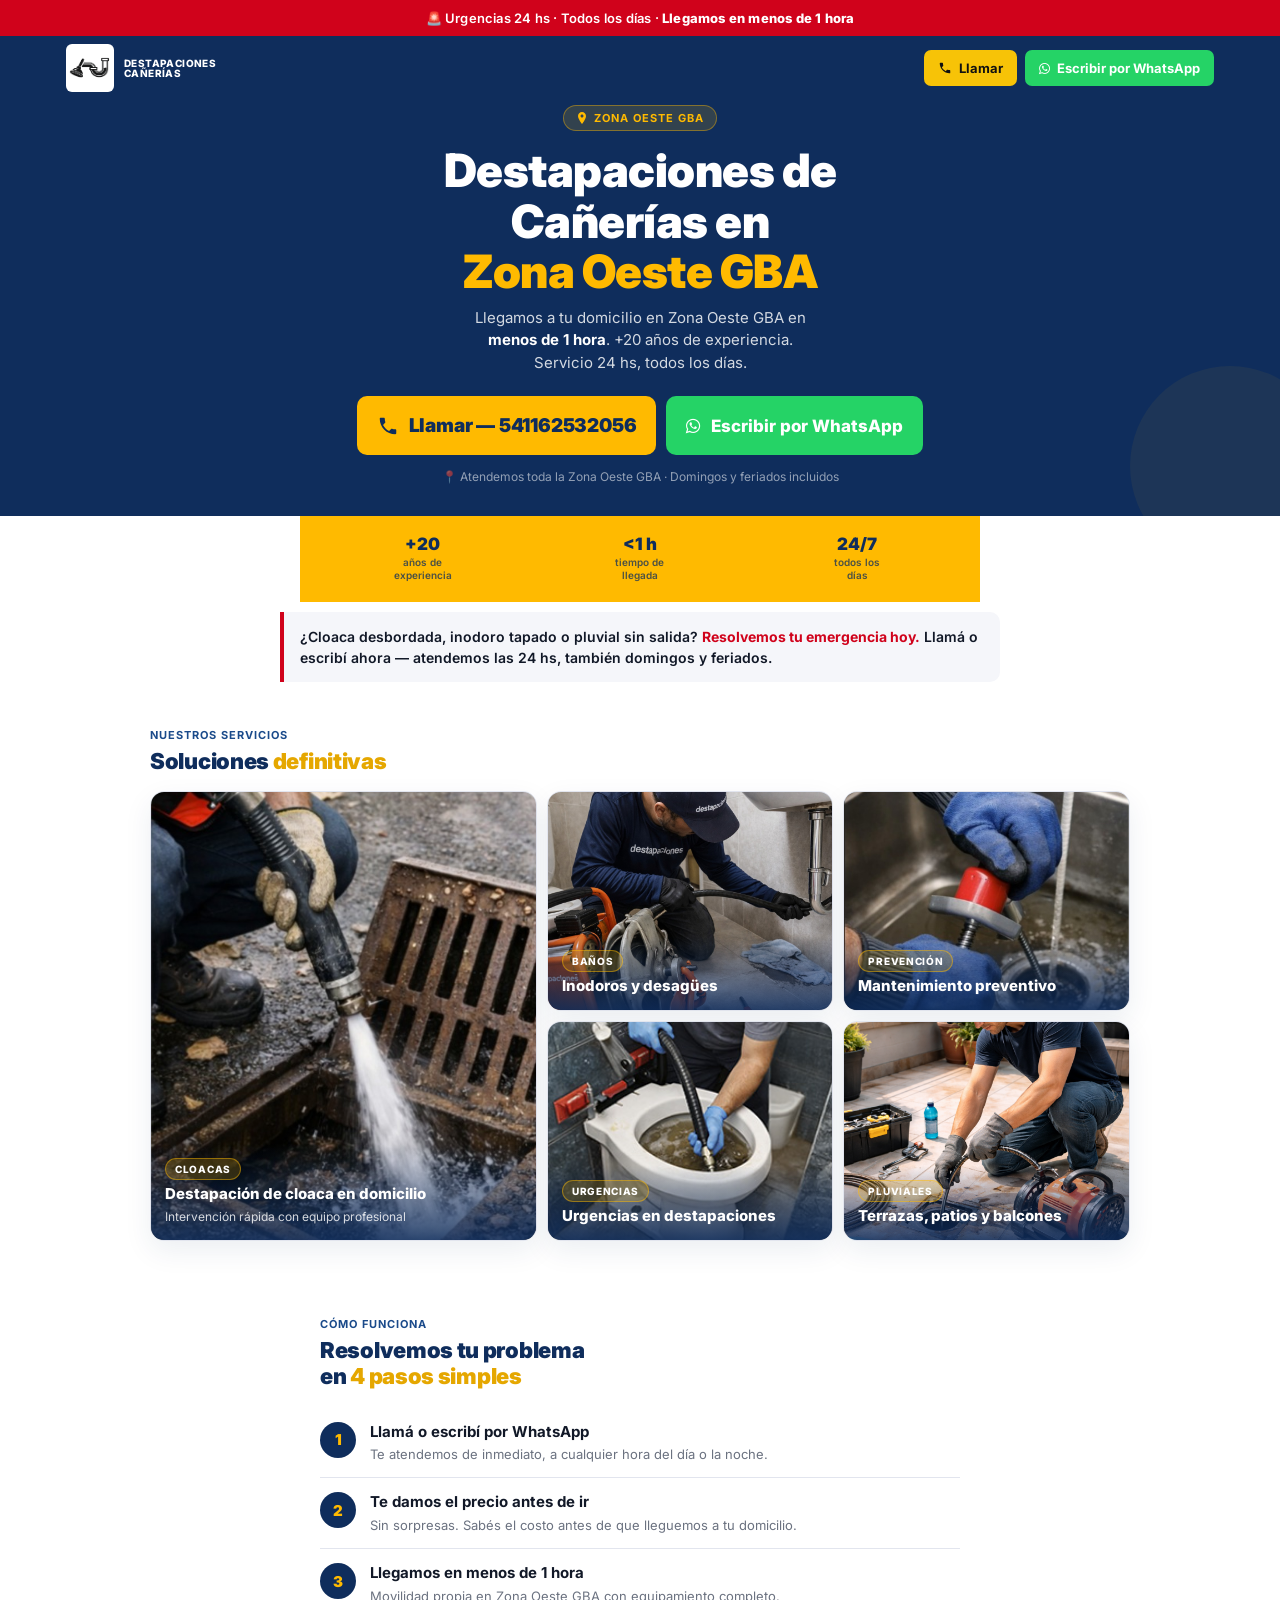
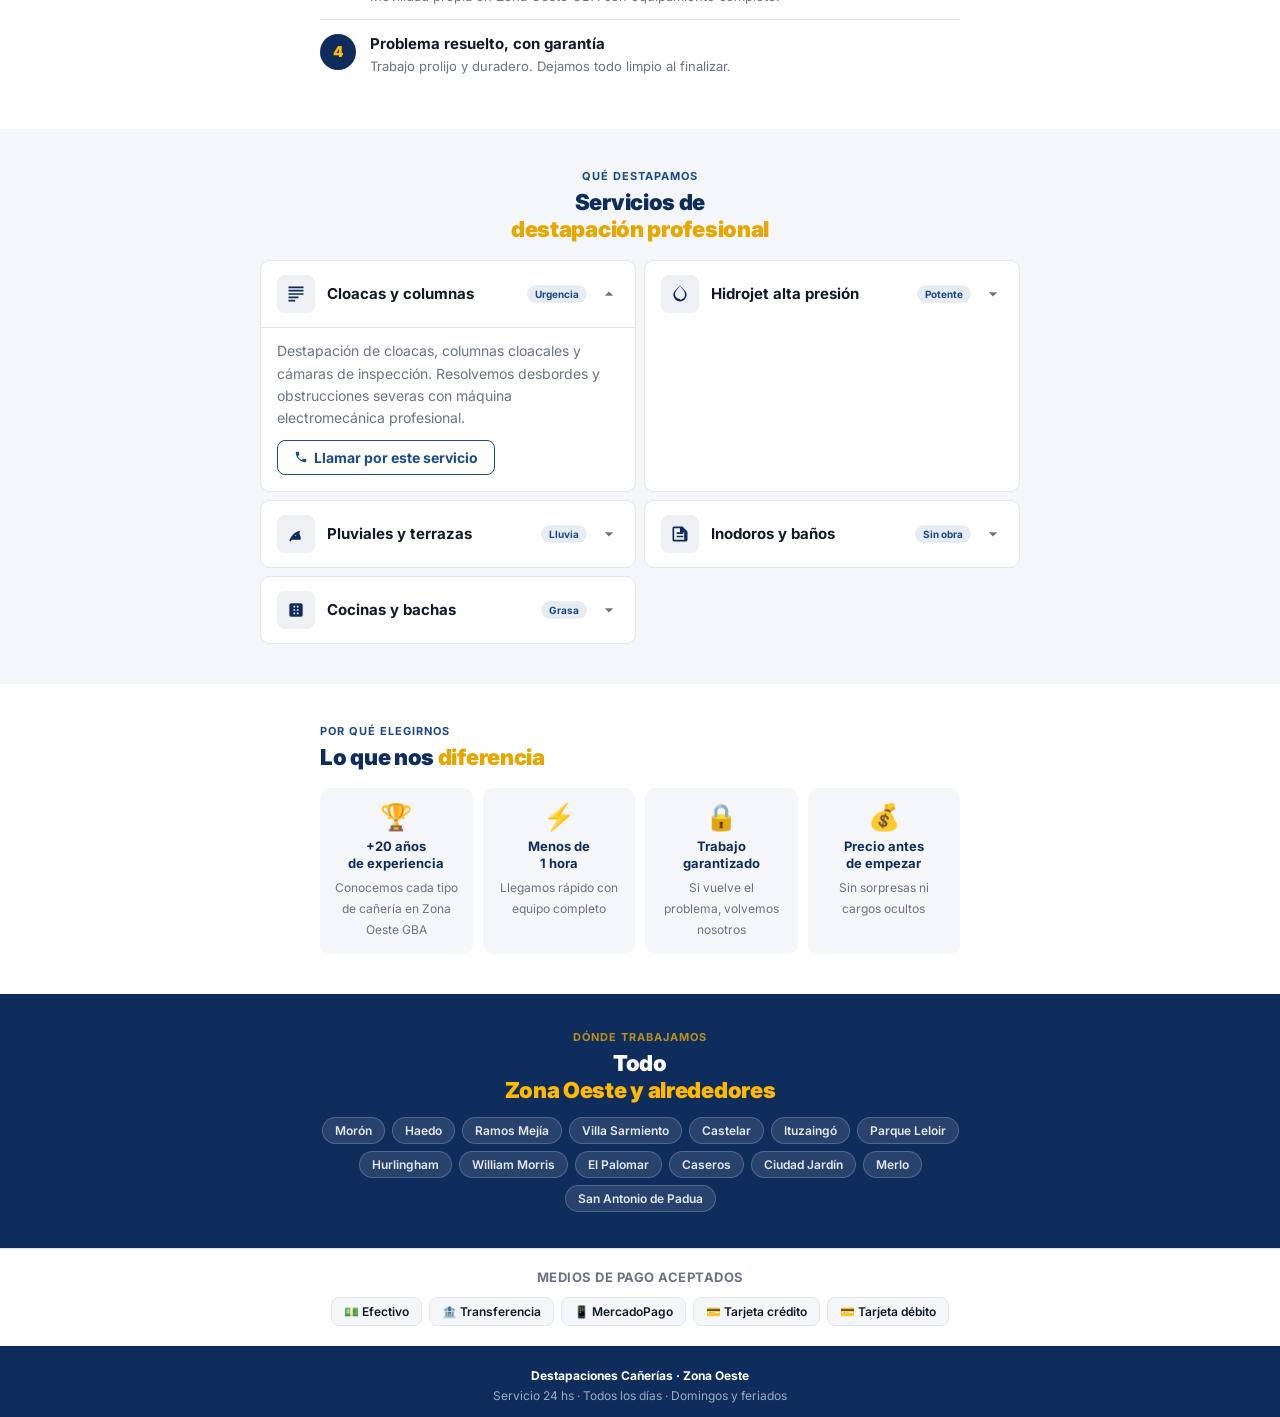
<file: zona-oeste.html>
<!DOCTYPE html>
<html lang="es">
<head>

    <!-- Google Tag Manager -->
<script>(function(w,d,s,l,i){w[l]=w[l]||[];w[l].push({'gtm.start':
new Date().getTime(),event:'gtm.js'});var f=d.getElementsByTagName(s)[0],
j=d.createElement(s),dl=l!='dataLayer'?'&l='+l:'';j.async=true;j.src=
'https://www.googletagmanager.com/gtm.js?id='+i+dl;f.parentNode.insertBefore(j,f);
})(window,document,'script','dataLayer','GTM-MP8WF4T');</script>
<!-- End Google Tag Manager -->
<meta charset="UTF-8">
<meta name="viewport" content="width=device-width, initial-scale=1.0">
<title>Destapaciones Cañerías Zona Oeste GBA | 24 hs | Llegamos en 1 hora</title>

<link rel="icon" type="image/png" href="img/logo2.png">
<link rel="shortcut icon" href="img/logo2.png" type="image/png">
<link rel="apple-touch-icon" href="img/logo2.png">



<meta name="description" content="Destapaciones de cañerías en Zona Oeste GBA. 24 hs todos los días. Llegamos en menos de 1 hora. Cloacas, pluviales, inodoros, cocinas. Llamá ahora.">
<link rel="preconnect" href="https://fonts.googleapis.com">
<link href="https://fonts.googleapis.com/css2?family=Inter:wght@400;500;600;700;800;900&display=swap" rel="stylesheet">
  <link rel="stylesheet" href="style.css">
  <link rel="stylesheet" href="https://cdnjs.cloudflare.com/ajax/libs/font-awesome/4.7.0/css/font-awesome.min.css">
<style>
/* =============================================
   RESET + BASE — mobile first, 390px canvas
   ============================================= */
*, *::before, *::after { box-sizing: border-box; margin: 0; padding: 0; }

:root {
  --azul:        #0F2D5C;
  --azul-med:    #1A4A8A;
  --amarillo:    #FFBA00;
  --amarillo-dk: #E5A700;
  --verde-wa:    #25D366;
  --rojo:        #D0021B;
  --gris-bg:     #F5F6FA;
  --gris-borde:  #E2E5EE;
  --texto:       #111827;
  --texto-sec:   #6B7280;
  --blanco:      #FFFFFF;
  --radio:       10px;
}

html { scroll-behavior: smooth; }

body {
  font-family: 'Inter', sans-serif;
  font-size: 16px;
  color: var(--texto);
  background: var(--blanco);
  /* espacio para barra flotante */
  padding-bottom: 80px;
}

a { text-decoration: none; }
img { display: block; width: 100%; }

/* =============================================
   BARRA TOP URGENCIA
   ============================================= */
.top-bar {
  background: var(--rojo);
  color: #fff;
  text-align: center;
  padding: 9px 16px;
  font-size: 13px;
  font-weight: 600;
  letter-spacing: 0.2px;
  line-height: 1.4;
}
.top-bar strong { font-weight: 800; }

/* =============================================
   HEADER — logo + tel compacto
   ============================================= */
.header {
  background: var(--azul);
  padding: 12px 16px;
  display: flex;
  align-items: center;
  justify-content: space-between;
  gap: 10px;
  position: sticky;
  top: 0;
  z-index: 100;
}
.logo {
  display: flex;
  align-items: center;
  gap: 9px;
  flex-shrink: 0;
}
.logo-badge {
  width: 38px; height: 38px;
  background: var(--amarillo);
  border-radius: 8px;
  display: flex; align-items: center; justify-content: center;
  flex-shrink: 0;
}
.logo-badge svg { width: 22px; height: 22px; }
.logo-nombre {
  font-size: 13px;
  font-weight: 800;
  color: #fff;
  line-height: 1.2;
  text-transform: uppercase;
  letter-spacing: 0.3px;
}
.logo-sub {
  font-size: 10px;
  color: rgba(255,255,255,0.6);
  font-weight: 500;
  margin-top: 1px;
}
.header-tel {
  display: flex;
  gap: 8px;
  flex-shrink: 0;
}
.hbtn {
  display: flex; align-items: center; gap: 6px;
  padding: 9px 14px;
  border-radius: 8px;
  font-size: 13px;
  font-weight: 700;
  cursor: pointer;
  border: none;
  white-space: nowrap;
}
.hbtn svg { width: 14px; height: 14px; flex-shrink: 0; }
.hbtn-tel  { background: var(--amarillo); color: var(--azul); }
.hbtn-wa   { background: var(--verde-wa); color: #fff; }

/* =============================================
   HERO — above the fold en 390px
   ============================================= */
.hero {
  background: var(--azul);
  padding: 28px 16px 32px;
  text-align: center;
  position: relative;
  overflow: hidden;
}
/* decoración sutil */
.hero::after {
  content: '';
  position: absolute;
  bottom: -50px; right: -50px;
  width: 200px; height: 200px;
  border-radius: 50%;
  background: rgba(255,186,0,0.06);
  pointer-events: none;
}

.hero-zona {
  display: inline-flex;
  align-items: center;
  gap: 6px;
  background: rgba(255,186,0,0.15);
  border: 1px solid rgba(255,186,0,0.4);
  color: var(--amarillo);
  font-size: 11px;
  font-weight: 700;
  letter-spacing: 1px;
  text-transform: uppercase;
  padding: 5px 12px;
  border-radius: 20px;
  margin-bottom: 14px;
}
.hero-zona svg { width: 12px; height: 12px; fill: var(--amarillo); }

.hero h1 {
  font-size: 30px;
  font-weight: 900;
  color: #fff;
  line-height: 1.1;
  letter-spacing: -0.5px;
  margin-bottom: 10px;
}
.hero h1 em { color: var(--amarillo); font-style: normal; }

.hero-sub {
  font-size: 15px;
  color: rgba(255,255,255,0.82);
  line-height: 1.5;
  margin-bottom: 22px;
  max-width: 340px;
  margin-left: auto;
  margin-right: auto;
}

/* CTAs — el llamar tiene que ser el más grande de la página */
.hero-ctas {
  display: flex;
  flex-direction: column;
  gap: 10px;
  max-width: 360px;
  margin: 0 auto;
}
.cta-llamar {
  display: flex; align-items: center; justify-content: center; gap: 10px;
  background: var(--amarillo);
  color: var(--azul);
  font-size: 19px;
  font-weight: 900;
  padding: 18px 20px;
  border-radius: var(--radio);
  border: none; cursor: pointer;
  animation: pulso 2.2s ease-in-out infinite;
  letter-spacing: -0.2px;
}
@keyframes pulso {
  0%,100% { box-shadow: 0 0 0 0 rgba(255,186,0,.45); }
  55%      { box-shadow: 0 0 0 12px rgba(255,186,0,0); }
}
.cta-llamar svg { width: 22px; height: 22px; flex-shrink: 0; }

.cta-wa {
  display: flex; align-items: center; justify-content: center; gap: 10px;
  background: var(--verde-wa);
  color: #fff;
  font-size: 17px;
  font-weight: 800;
  padding: 15px 20px;
  border-radius: var(--radio);
}
.cta-wa svg { width: 20px; height: 20px; flex-shrink: 0; }

.hero-nota {
  margin-top: 14px;
  font-size: 12px;
  color: rgba(255,255,255,0.55);
  position: relative; z-index: 1;
}

/* =============================================
   TRUST — 3 items horizontales, sin scroll
   ============================================= */
.trust {
  background: var(--amarillo);
  padding: 14px 16px;
  display: grid;
  grid-template-columns: repeat(3, 1fr);
  gap: 4px;
}
.trust-item {
  display: flex;
  flex-direction: column;
  align-items: center;
  text-align: center;
  gap: 3px;
  padding: 6px 4px;
}
.trust-num {
  font-size: 17px;
  font-weight: 900;
  color: var(--azul);
  line-height: 1;
}
.trust-lbl {
  font-size: 10px;
  font-weight: 600;
  color: rgba(15,45,92,0.75);
  line-height: 1.3;
  text-align: center;
}

/* =============================================
   URGENCIA BANNER — refuerzo emocional
   ============================================= */
.urgencia-banner {
  background: var(--gris-bg);
  border-left: 4px solid var(--rojo);
  margin: 20px 16px;
  border-radius: 0 var(--radio) var(--radio) 0;
  padding: 14px 16px;
}
.urgencia-banner p {
  font-size: 14px;
  font-weight: 600;
  color: var(--texto);
  line-height: 1.5;
}
.urgencia-banner p strong { color: var(--rojo); }

/* =============================================
   PASOS — 4 pasos compactos
   ============================================= */
.pasos {
  padding: 24px 16px;
}
.seccion-label {
  font-size: 11px;
  font-weight: 700;
  color: var(--azul-med);
  text-transform: uppercase;
  letter-spacing: 1px;
  margin-bottom: 6px;
}
.seccion-h2 {
  font-size: 22px;
  font-weight: 900;
  color: var(--azul);
  line-height: 1.2;
  margin-bottom: 18px;
  letter-spacing: -0.3px;
}
.seccion-h2 em { color: var(--amarillo-dk); font-style: normal; }

.pasos-lista {
  display: flex;
  flex-direction: column;
  gap: 0;
}
.paso {
  display: flex;
  align-items: flex-start;
  gap: 14px;
  padding: 14px 0;
  border-bottom: 1px solid var(--gris-borde);
}
.paso:last-child { border-bottom: none; }
.paso-n {
  width: 36px; height: 36px;
  background: var(--azul);
  border-radius: 50%;
  display: flex; align-items: center; justify-content: center;
  font-size: 15px;
  font-weight: 900;
  color: var(--amarillo);
  flex-shrink: 0;
}
.paso-txt strong {
  display: block;
  font-size: 15px;
  font-weight: 700;
  color: var(--texto);
  line-height: 1.3;
  margin-bottom: 2px;
}
.paso-txt span {
  font-size: 13px;
  color: var(--texto-sec);
  line-height: 1.4;
}

/* =============================================
   SERVICIOS — acordeón mobile
   ============================================= */
.servicios {
  background: var(--gris-bg);
  padding: 24px 16px;
}
.servicios-lista {
  display: flex;
  flex-direction: column;
  gap: 8px;
  margin-top: 16px;
}
.servicio {
  background: var(--blanco);
  border: 1px solid var(--gris-borde);
  border-radius: var(--radio);
  overflow: hidden;
}
.servicio-header {
  display: flex;
  align-items: center;
  gap: 12px;
  padding: 14px 16px;
  cursor: pointer;
  user-select: none;
  -webkit-tap-highlight-color: transparent;
}
.serv-ico {
  width: 38px; height: 38px;
  background: rgba(15,45,92,0.07);
  border-radius: 8px;
  display: flex; align-items: center; justify-content: center;
  flex-shrink: 0;
}
.serv-ico svg { width: 20px; height: 20px; fill: var(--azul); }
.serv-nombre {
  flex: 1;
  font-size: 15px;
  font-weight: 700;
  color: var(--texto);
  line-height: 1.3;
}
.serv-badge {
  font-size: 10px;
  font-weight: 700;
  color: var(--azul-med);
  background: rgba(26,74,138,0.1);
  padding: 3px 8px;
  border-radius: 10px;
  white-space: nowrap;
}
.serv-chevron {
  width: 20px; height: 20px;
  fill: var(--texto-sec);
  transition: transform 0.25s;
  flex-shrink: 0;
}
.servicio.open .serv-chevron { transform: rotate(180deg); }
.serv-body {
  display: none;
  padding: 0 16px 16px;
  border-top: 1px solid var(--gris-borde);
  padding-top: 12px;
}
.servicio.open .serv-body { display: block; }
.serv-body p {
  font-size: 14px;
  color: var(--texto-sec);
  line-height: 1.6;
}
.serv-cta-link {
  display: inline-flex;
  align-items: center;
  gap: 6px;
  margin-top: 10px;
  font-size: 14px;
  font-weight: 700;
  color: var(--azul-med);
  border: 1.5px solid var(--azul-med);
  padding: 8px 16px;
  border-radius: 8px;
}
.serv-cta-link svg { width: 14px; height: 14px; fill: var(--azul-med); }

/* =============================================
   GARANTIAS — iconos grandes
   ============================================= */
.garantias {
  padding: 24px 16px;
}
.garantias-grid {
  display: grid;
  grid-template-columns: 1fr 1fr;
  gap: 10px;
  margin-top: 16px;
}
.garantia-card {
  background: var(--gris-bg);
  border-radius: var(--radio);
  padding: 16px 14px;
  text-align: center;
}
.garantia-ico {
  font-size: 26px;
  margin-bottom: 8px;
  line-height: 1;
}
.garantia-card strong {
  display: block;
  font-size: 13px;
  font-weight: 700;
  color: var(--azul);
  line-height: 1.3;
  margin-bottom: 4px;
}
.garantia-card span {
  font-size: 12px;
  color: var(--texto-sec);
  line-height: 1.4;
}

/* =============================================
   COBERTURA — chips zona
   ============================================= */
.cobertura {
  background: var(--azul);
  padding: 24px 16px;
}
.cobertura .seccion-label { color: rgba(255,186,0,0.7); }
.cobertura .seccion-h2 { color: #fff; margin-bottom: 14px; }
.cobertura .seccion-h2 em { color: var(--amarillo); }
.chips {
  display: flex;
  flex-wrap: wrap;
  gap: 7px;
}
.chip {
  background: rgba(255,255,255,0.1);
  border: 1px solid rgba(255,255,255,0.2);
  color: rgba(255,255,255,0.88);
  font-size: 12px;
  font-weight: 600;
  padding: 5px 12px;
  border-radius: 20px;
}

/* =============================================
   FORMULARIO — minimalista, 3 campos
   ============================================= */
.form-section {
  padding: 24px 16px;
  background: var(--gris-bg);
}
.form-card {
  background: var(--blanco);
  border: 1px solid var(--gris-borde);
  border-radius: 14px;
  padding: 22px 18px;
}
.form-card .seccion-h2 { font-size: 20px; margin-bottom: 4px; }
.form-desc {
  font-size: 13px;
  color: var(--texto-sec);
  margin-bottom: 18px;
  line-height: 1.5;
}
.fgrupo { margin-bottom: 12px; }
.fgrupo label {
  display: block;
  font-size: 12px;
  font-weight: 700;
  color: var(--azul);
  text-transform: uppercase;
  letter-spacing: 0.5px;
  margin-bottom: 5px;
}
.fgrupo input,
.fgrupo select {
  width: 100%;
  padding: 13px 14px;
  border: 1.5px solid var(--gris-borde);
  border-radius: 8px;
  font-size: 16px; /* 16px evita zoom en iOS */
  font-family: 'Inter', sans-serif;
  color: var(--texto);
  background: var(--blanco);
  outline: none;
  -webkit-appearance: none;
  appearance: none;
  transition: border-color 0.2s;
}
.fgrupo input:focus,
.fgrupo select:focus { border-color: var(--azul); }

.btn-form {
  width: 100%;
  background: var(--azul);
  color: #fff;
  font-size: 16px;
  font-weight: 800;
  padding: 16px;
  border-radius: 8px;
  border: none;
  cursor: pointer;
  font-family: 'Inter', sans-serif;
  display: flex; align-items: center; justify-content: center; gap: 8px;
  margin-top: 4px;
  transition: background 0.15s;
}
.btn-form:active { background: var(--azul-med); }
.btn-form svg { width: 18px; height: 18px; }
.form-note {
  font-size: 11px;
  color: var(--texto-sec);
  text-align: center;
  margin-top: 10px;
  line-height: 1.5;
}

/* =============================================
   PAGOS
   ============================================= */
.pagos {
  padding: 20px 16px;
  text-align: center;
  border-top: 1px solid var(--gris-borde);
}
.pagos-titulo {
  font-size: 13px;
  font-weight: 700;
  color: var(--texto-sec);
  margin-bottom: 12px;
  text-transform: uppercase;
  letter-spacing: 0.5px;
}
.pagos-chips {
  display: flex;
  flex-wrap: wrap;
  justify-content: center;
  gap: 7px;
}
.pago-chip {
  background: var(--gris-bg);
  border: 1px solid var(--gris-borde);
  color: var(--texto);
  font-size: 12px;
  font-weight: 600;
  padding: 6px 12px;
  border-radius: 8px;
}

/* =============================================
   FOOTER
   ============================================= */
footer {
  background: var(--azul);
  color: rgba(255,255,255,0.6);
  text-align: center;
  padding: 20px 16px 10px;
  font-size: 12px;
  line-height: 1.7;
}
footer strong { color: #fff; }

/* =============================================
   CTA FIJO INFERIOR — la estrella del mobile
   ============================================= */
.cta-fijo {
  position: fixed;
  bottom: 0; left: 0; right: 0;
  z-index: 200;
  display: grid;
  grid-template-columns: 1fr 1fr;
  background: var(--blanco);
  border-top: 1.5px solid var(--gris-borde);
  padding: 10px 12px 14px;
  gap: 8px;
  /* safe area para iPhone X+ */
  padding-bottom: max(14px, env(safe-area-inset-bottom));
}
.fijo-btn {
  display: flex; align-items: center; justify-content: center; gap: 8px;
  padding: 14px 10px;
  border-radius: 10px;
  font-size: 15px;
  font-weight: 800;
  border: none;
  cursor: pointer;
  font-family: 'Inter', sans-serif;
  -webkit-tap-highlight-color: transparent;
  transition: opacity 0.15s;
}
.fijo-btn:active { opacity: 0.85; transform: scale(0.98); }
.fijo-btn svg { width: 18px; height: 18px; flex-shrink: 0; }
.fijo-tel { background: var(--amarillo); color: var(--azul); }
.fijo-wa  { background: var(--verde-wa); color: #fff; }

/* =============================================
   DESKTOP UPGRADE — de 680px para arriba
   ============================================= */
@media (min-width: 680px) {
  body { padding-bottom: 0; }

  .hero { padding: 52px 40px; }
  .hero h1 { font-size: 46px; }
  .hero-ctas {
    flex-direction: row;
    justify-content: center;
    max-width: none;
  }
  .cta-llamar, .cta-wa { flex: 0 0 auto; }

  .trust { grid-template-columns: repeat(3, 1fr); max-width: 680px; margin: 0 auto; }


  .pasos { padding: 40px; max-width: 720px; margin: 0 auto; }
  .servicios { padding: 40px; }
  .servicios-lista {
    display: grid;
    grid-template-columns: 1fr 1fr;
    max-width: 760px;
    margin: 16px auto 0;
  }
  .garantias { padding: 40px; max-width: 720px; margin: 0 auto; }
  .garantias-grid { grid-template-columns: repeat(4, 1fr); }
  .cobertura { padding: 36px 40px; }
  .form-section { padding: 40px; }
  .form-card { max-width: 520px; margin: 0 auto; }

  .cta-fijo { display: none; }

  .header-tel { gap: 10px; }
  .hbtn { font-size: 14px; padding: 10px 18px; }
}
</style>
</head>
<body>

   <!-- Google Tag Manager (noscript) -->
<noscript><iframe src="https://www.googletagmanager.com/ns.html?id=GTM-MP8WF4T"
height="0" width="0" style="display:none;visibility:hidden"></iframe></noscript>
<!-- End Google Tag Manager (noscript) -->

<!-- TOP BAR -->
<div class="top-bar">
  🚨 Urgencias 24 hs · Todos los días · <strong>Llegamos en menos de 1 hora</strong>
</div>

<!-- HEADER STICKY -->
<!-- HEADER STICKY -->
<header class="header">
  <div class="header-inner">
    <div class="logo">
      <div class="logo-badge">
    <img src="img/logo3.png" alt="Logo Destapaciones Cañerías" class="logo-img">
  </div>

      <div>
        <div class="logo-nombre">Destapaciones<br>Cañerías</div>
      </div>
    </div>

    <div class="header-tel">
      <a href="tel:541162532056" class="hbtn hbtn-tel">
        <svg viewBox="0 0 24 24" fill="currentColor">
          <path d="M6.6 10.8c1.4 2.8 3.8 5.1 6.6 6.6l2.2-2.2c.27-.27.67-.36 1.02-.24 1.12.37 2.33.57 3.58.57.55 0 1 .45 1 1V20c0 .55-.45 1-1 1-9.39 0-17-7.61-17-17 0-.55.45-1 1-1h3.5c.55 0 1 .45 1 1 0 1.26.2 2.47.57 3.6.11.33.03.7-.25.98L6.6 10.8z"/>
        </svg>
        Llamar
      </a>

      <a href="https://wa.me/541162532056" class="hbtn hbtn-wa" target="_blank" rel="noopener">
        <i class="fa fa-whatsapp whatsapp-icon" aria-hidden="true"></i>
        <span>Escribir por WhatsApp</span>
      </a>
    </div>
  </div>
</header>


<!-- HERO -->
<section class="hero">
  <div class="hero-zona">
    <svg viewBox="0 0 12 12"><path d="M6 0C3.79 0 2 1.79 2 4c0 3 4 8 4 8s4-5 4-8c0-2.21-1.79-4-4-4zm0 5.5C5.17 5.5 4.5 4.83 4.5 4S5.17 2.5 6 2.5 7.5 3.17 7.5 4 6.83 5.5 6 5.5z"/></svg>
    Zona Oeste GBA
  </div>

  <h1>Destapaciones de<br>Cañerías en<br><em>Zona Oeste GBA</em></h1>

  <p class="hero-sub">Llegamos a tu domicilio en Zona Oeste GBA en <strong style="color:#fff;">menos de 1 hora</strong>. +20 años de experiencia. Servicio 24 hs, todos los días.</p>

  <div class="hero-ctas">
    <a href="tel:541162532056" class="cta-llamar">
      <svg viewBox="0 0 24 24" fill="currentColor"><path d="M6.6 10.8c1.4 2.8 3.8 5.1 6.6 6.6l2.2-2.2c.27-.27.67-.36 1.02-.24 1.12.37 2.33.57 3.58.57.55 0 1 .45 1 1V20c0 .55-.45 1-1 1-9.39 0-17-7.61-17-17 0-.55.45-1 1-1h3.5c.55 0 1 .45 1 1 0 1.26.2 2.47.57 3.6.11.33.03.7-.25.98L6.6 10.8z"/></svg>
      Llamar — 541162532056
    </a>
    <a href="https://wa.me/541162532056" class="cta-wa" target="_blank" rel="noopener">
      <i class="fa fa-whatsapp whatsapp-icon" aria-hidden="true"></i>
        <span>Escribir por WhatsApp</span> </a>
  </div>

  <p class="hero-nota">📍 Atendemos toda la Zona Oeste GBA · Domingos y feriados incluidos</p>
</section>

<!-- TRUST BAR -->
<div class="trust">
  <div class="trust-item">
    <span class="trust-num">+20</span>
    <span class="trust-lbl">años de<br>experiencia</span>
  </div>
  <div class="trust-item">
    <span class="trust-num">&lt;1 h</span>
    <span class="trust-lbl">tiempo de<br>llegada</span>
  </div>
  <div class="trust-item">
    <span class="trust-num">24/7</span>
    <span class="trust-lbl">todos los<br>días</span>
  </div>
</div>

<!-- URGENCIA REFUERZO -->
<div class="urgencia-banner">
  <p>¿Cloaca desbordada, inodoro tapado o pluvial sin salida? <strong>Resolvemos tu emergencia hoy.</strong> Llamá o escribí ahora — atendemos las 24 hs, también domingos y feriados.</p>
</div>




<!-- TRABAJOS REALES -->
<section class="trabajos-preview">
  <div class="trabajos-preview-inner">
        <div class="seccion-label">Nuestros servicios</div>
    <h2 class="seccion-h2">Soluciones <em>definitivas</em></h2>

    <div class="trabajos-grid">
      <article class="trabajo-card trabajo-card--grande">
        <img src="img/cloacas.jpeg" alt="Destapación de cloaca en domicilio" loading="lazy">
        <div class="trabajo-info">
          <span class="trabajo-tag">Cloacas</span>
          <strong>Destapación de cloaca en domicilio</strong>
          <span>Intervención rápida con equipo profesional</span>
        </div>
      </article>

      <article class="trabajo-card">
        <img src="img/banio2.jpeg" alt="Trabajo de destapación en baño" loading="lazy">
        <div class="trabajo-info">
          <span class="trabajo-tag">Baños</span>
          <strong>Inodoros y desagües</strong>
        </div>
      </article>
       <article class="trabajo-card">
        <img src="img/cocina.jpeg" alt="Trabajo de destapación en baño" loading="lazy">
        <div class="trabajo-info">
          <span class="trabajo-tag">Prevención</span>
          <strong>Mantenimiento preventivo</strong>
        </div>
      </article> <article class="trabajo-card">
        <img src="img/banio.jpg" alt="Trabajo de destapación en baño" loading="lazy">
        <div class="trabajo-info">
          <span class="trabajo-tag">Urgencias</span>
          <strong>Urgencias en destapaciones</strong>
        </div>
      </article>

      <article class="trabajo-card">
        <img src="img/terraza.png" alt="Destapación de pluvial y terraza" loading="lazy">
        <div class="trabajo-info">
          <span class="trabajo-tag">Pluviales</span>
          <strong>Terrazas, patios y balcones</strong>
        </div>
      </article>
    </div>
  </div>
</section>







<!-- PASOS -->
<section class="pasos">
  <div class="seccion-label">Cómo funciona</div>
  <h2 class="seccion-h2">Resolvemos tu problema<br>en <em>4 pasos simples</em></h2>
  <div class="pasos-lista">
    <div class="paso">
      <div class="paso-n">1</div>
      <div class="paso-txt">
        <strong>Llamá o escribí por WhatsApp</strong>
        <span>Te atendemos de inmediato, a cualquier hora del día o la noche.</span>
      </div>
    </div>
    <div class="paso">
      <div class="paso-n">2</div>
      <div class="paso-txt">
        <strong>Te damos el precio antes de ir</strong>
        <span>Sin sorpresas. Sabés el costo antes de que lleguemos a tu domicilio.</span>
      </div>
    </div>
    <div class="paso">
      <div class="paso-n">3</div>
      <div class="paso-txt">
        <strong>Llegamos en menos de 1 hora</strong>
        <span>Movilidad propia en Zona Oeste GBA con equipamiento completo.</span>
      </div>
    </div>
    <div class="paso">
      <div class="paso-n">4</div>
      <div class="paso-txt">
        <strong>Problema resuelto, con garantía</strong>
        <span>Trabajo prolijo y duradero. Dejamos todo limpio al finalizar.</span>
      </div>
    </div>
  </div>
</section>

<!-- SERVICIOS ACORDEÓN -->
<section class="servicios">
   <div class="seccion-label1">
  <div class="seccion-label">Qué destapamos</div>
  <h2 class="seccion-h2">Servicios de<br><em>destapación profesional</em></h2>
  </div>
  <div class="servicios-lista" id="serviciosList">

    <div class="servicio open">
      <div class="servicio-header" onclick="toggleServicio(this)">
        <div class="serv-ico">
          <svg viewBox="0 0 24 24"><path d="M3 3h18v2H3zm0 4h18v2H3zm0 4h18v2H3zm0 4h12v2H3zm0 4h8v2H3z"/></svg>
        </div>
        <span class="serv-nombre">Cloacas y columnas</span>
        <span class="serv-badge">Urgencia</span>
        <svg class="serv-chevron" viewBox="0 0 24 24"><path d="M7 10l5 5 5-5z"/></svg>
      </div>
      <div class="serv-body">
        <p>Destapación de cloacas, columnas cloacales y cámaras de inspección. Resolvemos desbordes y obstrucciones severas con máquina electromecánica profesional.</p>
        <a href="tel:541162532056" class="serv-cta-link">
          <svg viewBox="0 0 24 24"><path d="M6.6 10.8c1.4 2.8 3.8 5.1 6.6 6.6l2.2-2.2c.27-.27.67-.36 1.02-.24 1.12.37 2.33.57 3.58.57.55 0 1 .45 1 1V20c0 .55-.45 1-1 1-9.39 0-17-7.61-17-17 0-.55.45-1 1-1h3.5c.55 0 1 .45 1 1 0 1.26.2 2.47.57 3.6.11.33.03.7-.25.98L6.6 10.8z"/></svg>
          Llamar por este servicio
        </a>
      </div>
    </div>

    <div class="servicio">
      <div class="servicio-header" onclick="toggleServicio(this)">
        <div class="serv-ico">
          <svg viewBox="0 0 24 24"><path d="M12 2C8 6 4 9 4 13a8 8 0 0016 0c0-4-4-7-8-11zm0 16a6 6 0 01-6-6c0-2.8 2.4-5.4 6-9.3C15.6 6.6 18 9.2 18 13a6 6 0 01-6 6z"/></svg>
        </div>
        <span class="serv-nombre">Hidrojet alta presión</span>
        <span class="serv-badge">Potente</span>
        <svg class="serv-chevron" viewBox="0 0 24 24"><path d="M7 10l5 5 5-5z"/></svg>
      </div>
      <div class="serv-body">
        <p>Limpieza profunda con agua a alta presión. Elimina grasa acumulada, raíces, sedimentos y obstrucciones que la máquina convencional no puede resolver.</p>
        <a href="tel:541162532056" class="serv-cta-link">
          <svg viewBox="0 0 24 24"><path d="M6.6 10.8c1.4 2.8 3.8 5.1 6.6 6.6l2.2-2.2c.27-.27.67-.36 1.02-.24 1.12.37 2.33.57 3.58.57.55 0 1 .45 1 1V20c0 .55-.45 1-1 1-9.39 0-17-7.61-17-17 0-.55.45-1 1-1h3.5c.55 0 1 .45 1 1 0 1.26.2 2.47.57 3.6.11.33.03.7-.25.98L6.6 10.8z"/></svg>
          Llamar por este servicio
        </a>
      </div>
    </div>

    <div class="servicio">
      <div class="servicio-header" onclick="toggleServicio(this)">
        <div class="serv-ico">
          <svg viewBox="0 0 24 24"><path d="M17 8C8 10 5.9 16.17 3.82 19.82L5.71 21l1-2h10.58c.35-.81.54-1.81.41-3C17.28 13.65 15 12 17 8zM11.67 13.6C12.93 12.1 15 11 17 8c0 0-5 2-5 7 0 0-1.5-1.7-2.33-1.4z"/></svg>
        </div>
        <span class="serv-nombre">Pluviales y terrazas</span>
        <span class="serv-badge">Lluvia</span>
        <svg class="serv-chevron" viewBox="0 0 24 24"><path d="M7 10l5 5 5-5z"/></svg>
      </div>
      <div class="serv-body">
        <p>Destapación de cañerías pluviales en terrazas, balcones, patios y galpones. Prevenimos inundaciones antes de que lleguen las lluvias.</p>
        <a href="tel:541162532056" class="serv-cta-link">
          <svg viewBox="0 0 24 24"><path d="M6.6 10.8c1.4 2.8 3.8 5.1 6.6 6.6l2.2-2.2c.27-.27.67-.36 1.02-.24 1.12.37 2.33.57 3.58.57.55 0 1 .45 1 1V20c0 .55-.45 1-1 1-9.39 0-17-7.61-17-17 0-.55.45-1 1-1h3.5c.55 0 1 .45 1 1 0 1.26.2 2.47.57 3.6.11.33.03.7-.25.98L6.6 10.8z"/></svg>
          Llamar por este servicio
        </a>
      </div>
    </div>

    <div class="servicio">
      <div class="servicio-header" onclick="toggleServicio(this)">
        <div class="serv-ico">
          <svg viewBox="0 0 24 24"><path d="M9 3H5C3.9 3 3 3.9 3 5v14c0 1.1.9 2 2 2h14c1.1 0 2-.9 2-2V9l-6-6H9zm5 16H5V5h7v5h5v9zM8 14h8v2H8zm0-4h8v2H8z"/></svg>
        </div>
        <span class="serv-nombre">Inodoros y baños</span>
        <span class="serv-badge">Sin obra</span>
        <svg class="serv-chevron" viewBox="0 0 24 24"><path d="M7 10l5 5 5-5z"/></svg>
      </div>
      <div class="serv-body">
        <p>Destapación de inodoros, bidés, duchas y bañeras. Solución rápida y sin romper pisos ni paredes. Ideal para departamentos y casas.</p>
        <a href="tel:541162532056" class="serv-cta-link">
          <svg viewBox="0 0 24 24"><path d="M6.6 10.8c1.4 2.8 3.8 5.1 6.6 6.6l2.2-2.2c.27-.27.67-.36 1.02-.24 1.12.37 2.33.57 3.58.57.55 0 1 .45 1 1V20c0 .55-.45 1-1 1-9.39 0-17-7.61-17-17 0-.55.45-1 1-1h3.5c.55 0 1 .45 1 1 0 1.26.2 2.47.57 3.6.11.33.03.7-.25.98L6.6 10.8z"/></svg>
          Llamar por este servicio
        </a>
      </div>
    </div>

    <div class="servicio">
      <div class="servicio-header" onclick="toggleServicio(this)">
        <div class="serv-ico">
          <svg viewBox="0 0 24 24"><path d="M18 4H6a2 2 0 00-2 2v12a2 2 0 002 2h12a2 2 0 002-2V6a2 2 0 00-2-2zm-7 13H9v-2h2v2zm0-4H9v-2h2v2zm0-4H9V7h2v2zm4 8h-2v-2h2v2zm0-4h-2v-2h2v2zm0-4h-2V7h2v2z"/></svg>
        </div>
        <span class="serv-nombre">Cocinas y bachas</span>
        <span class="serv-badge">Grasa</span>
        <svg class="serv-chevron" viewBox="0 0 24 24"><path d="M7 10l5 5 5-5z"/></svg>
      </div>
      <div class="serv-body">
        <p>Eliminamos obstrucciones de grasa, restos orgánicos y depósitos en cañerías de cocinas, bachas y lavaderos residenciales y gastronómicos.</p>
        <a href="tel:541162532056" class="serv-cta-link">
          <svg viewBox="0 0 24 24"><path d="M6.6 10.8c1.4 2.8 3.8 5.1 6.6 6.6l2.2-2.2c.27-.27.67-.36 1.02-.24 1.12.37 2.33.57 3.58.57.55 0 1 .45 1 1V20c0 .55-.45 1-1 1-9.39 0-17-7.61-17-17 0-.55.45-1 1-1h3.5c.55 0 1 .45 1 1 0 1.26.2 2.47.57 3.6.11.33.03.7-.25.98L6.6 10.8z"/></svg>
          Llamar por este servicio
        </a>
      </div>
    </div>

  </div>
</section>

<!-- GARANTÍAS -->
<section class="garantias">
  <div class="seccion-label">Por qué elegirnos</div>
  <h2 class="seccion-h2">Lo que nos <em>diferencia</em></h2>
  <div class="garantias-grid">
    <div class="garantia-card">
      <div class="garantia-ico">🏆</div>
      <strong>+20 años<br>de experiencia</strong>
      <span>Conocemos cada tipo de cañería en Zona Oeste GBA</span>
    </div>
    <div class="garantia-card">
      <div class="garantia-ico">⚡</div>
      <strong>Menos de<br>1 hora</strong>
      <span>Llegamos rápido con equipo completo</span>
    </div>
    <div class="garantia-card">
      <div class="garantia-ico">🔒</div>
      <strong>Trabajo<br>garantizado</strong>
      <span>Si vuelve el problema, volvemos nosotros</span>
    </div>
    <div class="garantia-card">
      <div class="garantia-ico">💰</div>
      <strong>Precio antes<br>de empezar</strong>
      <span>Sin sorpresas ni cargos ocultos</span>
    </div>
  </div>
</section>

<!-- COBERTURA -->
<section class="cobertura">
  <div class="seccion-label1">
  <div class="seccion-label">Dónde trabajamos</div>
  <h2 class="seccion-h2">Todo<br><em>Zona Oeste y alrededores</em></h2>
  </div>
 <div class="chips">
  <span class="chip">Morón</span>
  <span class="chip">Haedo</span>
  <span class="chip">Ramos Mejía</span>
  <span class="chip">Villa Sarmiento</span>
  <span class="chip">Castelar</span>
  <span class="chip">Ituzaingó</span>
  <span class="chip">Parque Leloir</span>
  <span class="chip">Hurlingham</span>
  <span class="chip">William Morris</span>
  <span class="chip">El Palomar</span>
  <span class="chip">Caseros</span>
  <span class="chip">Ciudad Jardín</span>
  <span class="chip">Merlo</span>
  <span class="chip">San Antonio de Padua</span>
</div>
</section>


<!-- PAGOS -->
<section class="pagos">
  <p class="pagos-titulo">Medios de pago aceptados</p>
  <div class="pagos-chips">
    <span class="pago-chip">💵 Efectivo</span>
    <span class="pago-chip">🏦 Transferencia</span>
    <span class="pago-chip">📱 MercadoPago</span>
    <span class="pago-chip">💳 Tarjeta crédito</span>
    <span class="pago-chip">💳 Tarjeta débito</span>
  </div>
</section>

<!-- FOOTER -->
<footer>
  <strong>Destapaciones Cañerías · Zona Oeste</strong><br>
  Servicio 24 hs · Todos los días · Domingos y feriados<br>

</footer>

<!-- CTA FIJO INFERIOR — siempre visible en mobile -->
<div class="cta-fijo">
  <a href="tel:541162532056" class="fijo-btn fijo-tel">
    <svg viewBox="0 0 24 24" fill="currentColor"><path d="M6.6 10.8c1.4 2.8 3.8 5.1 6.6 6.6l2.2-2.2c.27-.27.67-.36 1.02-.24 1.12.37 2.33.57 3.58.57.55 0 1 .45 1 1V20c0 .55-.45 1-1 1-9.39 0-17-7.61-17-17 0-.55.45-1 1-1h3.5c.55 0 1 .45 1 1 0 1.26.2 2.47.57 3.6.11.33.03.7-.25.98L6.6 10.8z"/></svg>
    ☎ Llamar ahora
  </a>
  <a href="https://wa.me/541162532056" class="fijo-btn fijo-wa" target="_blank" rel="noopener">
    <svg viewBox="0 0 24 24" fill="currentColor"><path d="M17.5 14.4c-.3-.1-1.7-.85-2-.95-.3-.1-.5-.15-.7.15s-.8 1-.98 1.2c-.18.2-.37.22-.67.07-1.88-.94-3.12-2.5-3.44-2.93-.32-.5.3-.7.9-1.88.1-.2 0-.4-.07-.52-.08-.12-.7-1.78-1-2.37-.25-.6-.5-.5-.7-.5h-.58c-.2 0-.52.07-.8.37C8.42 7.45 7.5 8.3 7.5 10.04s1.04 3.47 1.18 3.7c.15.25 2.05 3.13 4.96 4.39.7.3 1.24.48 1.66.6.7.2 1.34.17 1.84.1.56-.07 1.73-.7 1.97-1.38.24-.68.24-1.26.17-1.38-.07-.12-.26-.2-.56-.34zM12.05 2C6.54 2 2.06 6.48 2.06 12c0 1.88.52 3.63 1.42 5.13L2 22l4.98-1.3A9.9 9.9 0 0012.05 22C17.56 22 22 17.52 22 12S17.56 2 12.05 2z"/></svg>
    WhatsApp
  </a>
</div>

<script>
function toggleServicio(header) {
  const card = header.parentElement;
  card.classList.toggle('open');
}
</script>
</body>
</html>
</file>
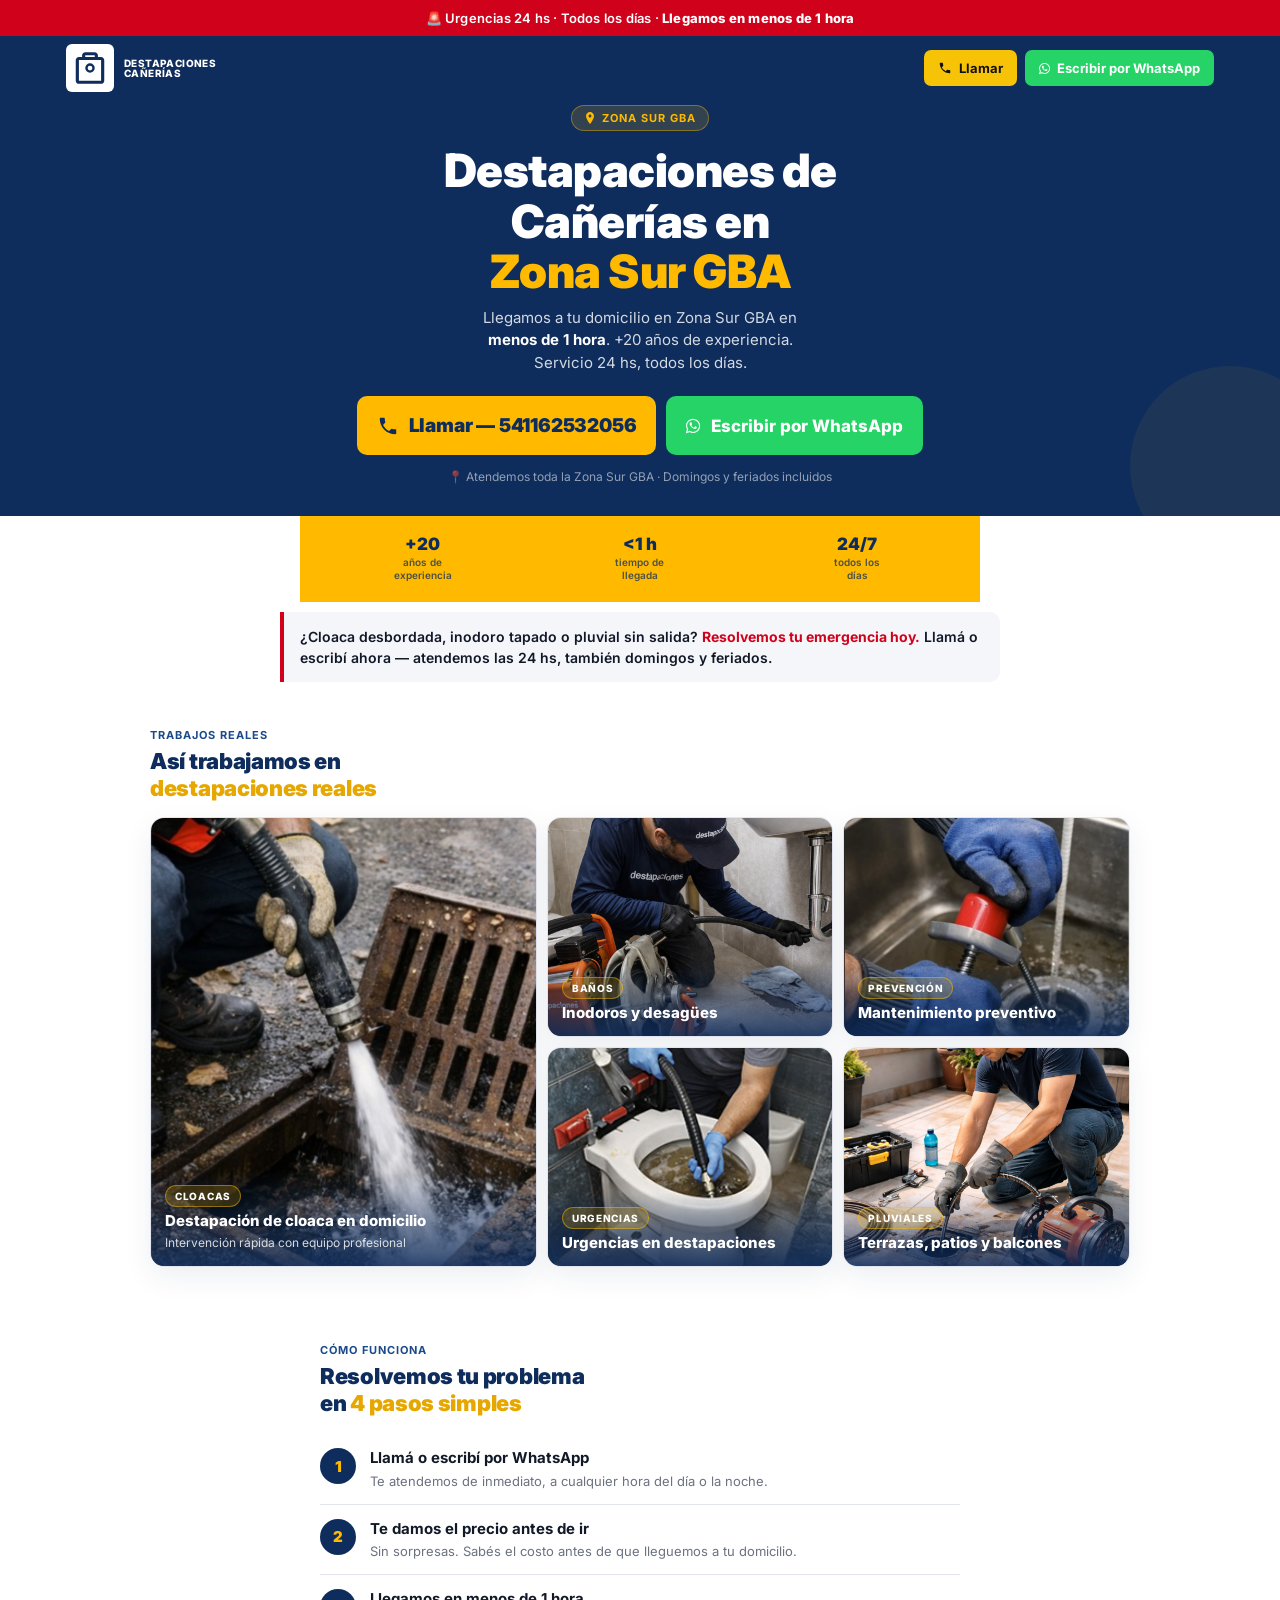
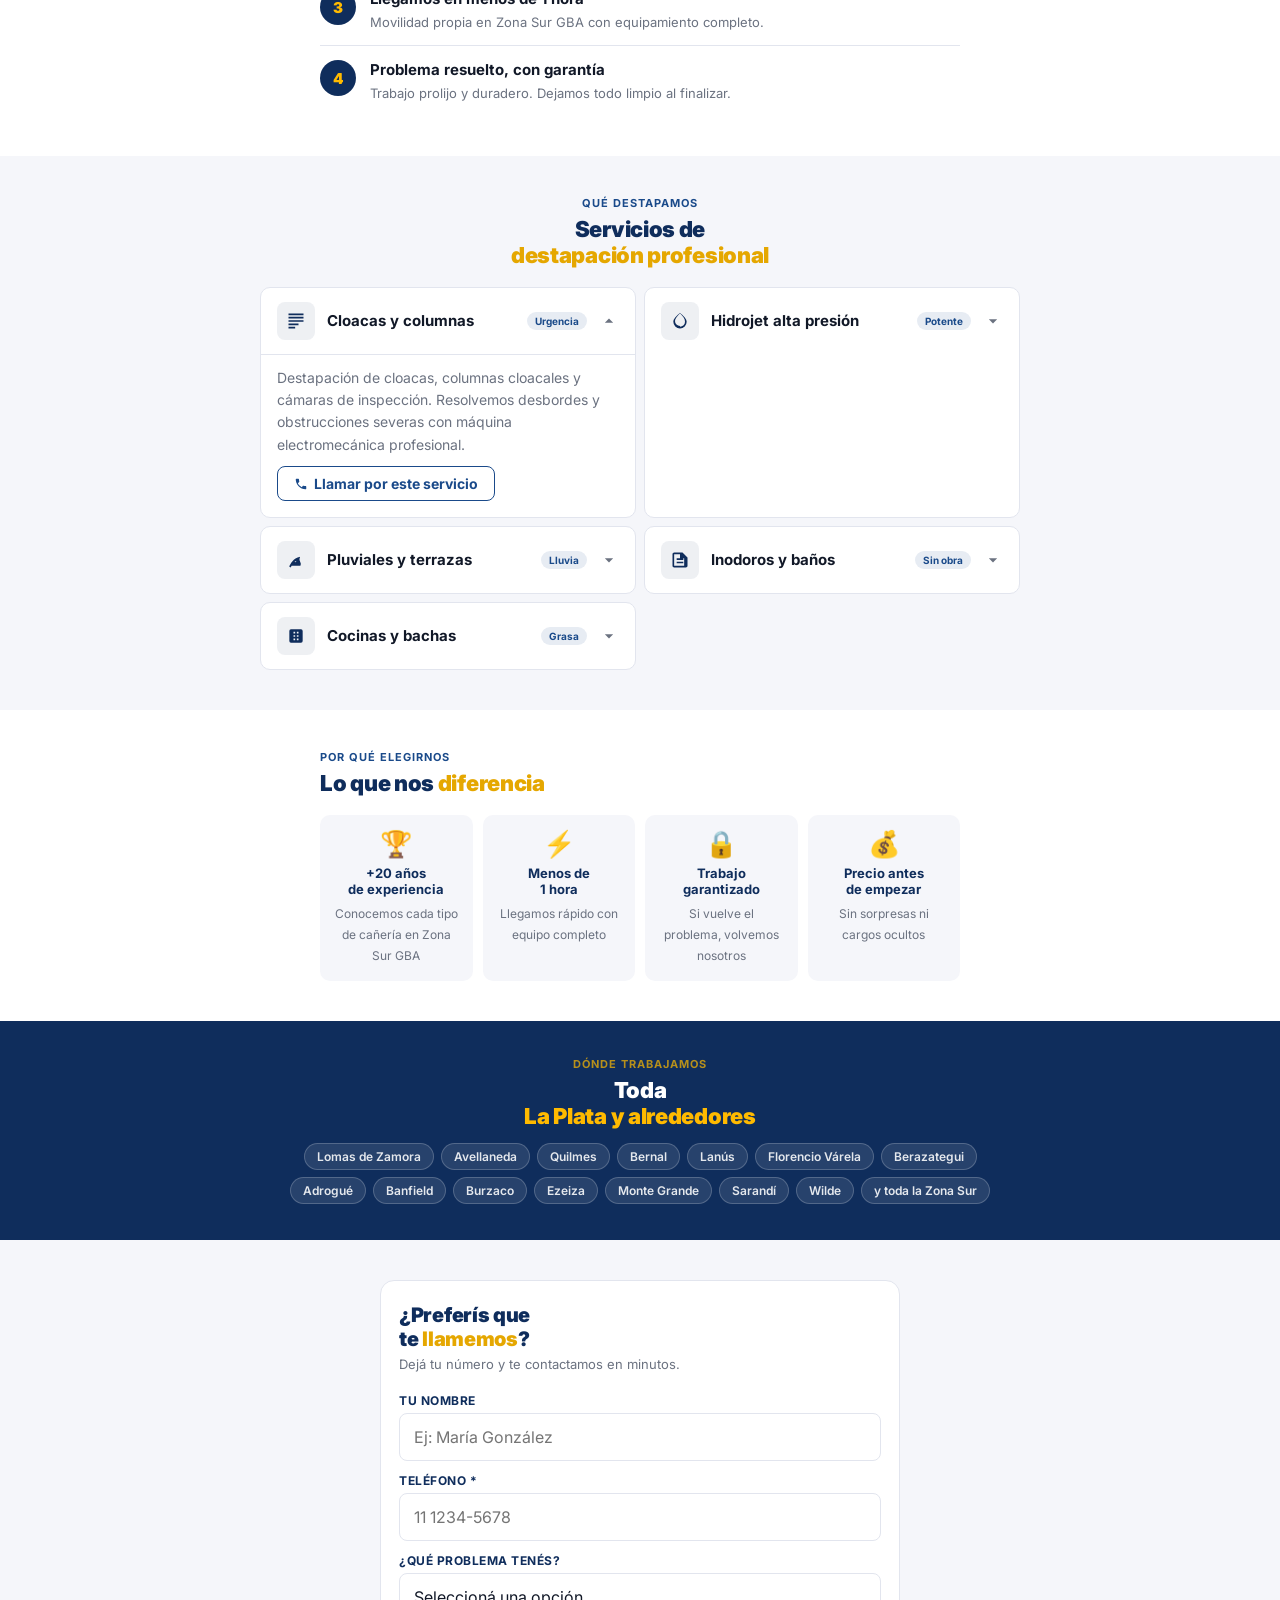
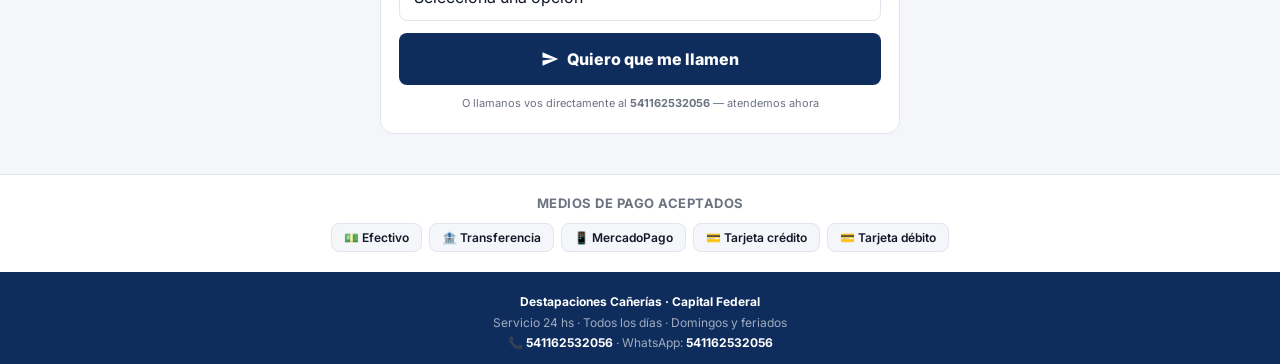
<file: zona-sur (1).html>
<!DOCTYPE html>
<html lang="es">
<head>
<meta charset="UTF-8">
<meta name="viewport" content="width=device-width, initial-scale=1.0">
<title>Destapaciones Cañerías Zona Sur GBA | 24 hs | Llegamos en 1 hora</title>
<meta name="description" content="Destapaciones de cañerías en Zona Sur GBA. 24 hs todos los días. Llegamos en menos de 1 hora. Cloacas, pluviales, inodoros, cocinas. Llamá ahora.">
<link rel="preconnect" href="https://fonts.googleapis.com">
<link href="https://fonts.googleapis.com/css2?family=Inter:wght@400;500;600;700;800;900&display=swap" rel="stylesheet">
  <link rel="stylesheet" href="style.css">

  <link rel="stylesheet" href="https://cdnjs.cloudflare.com/ajax/libs/font-awesome/4.7.0/css/font-awesome.min.css">
<style>
/* =============================================
   RESET + BASE — mobile first, 390px canvas
   ============================================= */
*, *::before, *::after { box-sizing: border-box; margin: 0; padding: 0; }

:root {
  --azul:        #0F2D5C;
  --azul-med:    #1A4A8A;
  --amarillo:    #FFBA00;
  --amarillo-dk: #E5A700;
  --verde-wa:    #25D366;
  --rojo:        #D0021B;
  --gris-bg:     #F5F6FA;
  --gris-borde:  #E2E5EE;
  --texto:       #111827;
  --texto-sec:   #6B7280;
  --blanco:      #FFFFFF;
  --radio:       10px;
}

html { scroll-behavior: smooth; }

body {
  font-family: 'Inter', sans-serif;
  font-size: 16px;
  color: var(--texto);
  background: var(--blanco);
  /* espacio para barra flotante */
  padding-bottom: 80px;
}

a { text-decoration: none; }
img { display: block; width: 100%; }

/* =============================================
   BARRA TOP URGENCIA
   ============================================= */
.top-bar {
  background: var(--rojo);
  color: #fff;
  text-align: center;
  padding: 9px 16px;
  font-size: 13px;
  font-weight: 600;
  letter-spacing: 0.2px;
  line-height: 1.4;
}
.top-bar strong { font-weight: 800; }

/* =============================================
   HEADER — logo + tel compacto
   ============================================= */
.header {
  background: var(--azul);
  padding: 12px 16px;
  display: flex;
  align-items: center;
  justify-content: space-between;
  gap: 10px;
  position: sticky;
  top: 0;
  z-index: 100;
}
.logo {
  display: flex;
  align-items: center;
  gap: 9px;
  flex-shrink: 0;
}
.logo-badge {
  width: 38px; height: 38px;
  background: var(--amarillo);
  border-radius: 8px;
  display: flex; align-items: center; justify-content: center;
  flex-shrink: 0;
}
.logo-badge svg { width: 22px; height: 22px; }
.logo-nombre {
  font-size: 13px;
  font-weight: 800;
  color: #fff;
  line-height: 1.2;
  text-transform: uppercase;
  letter-spacing: 0.3px;
}
.logo-sub {
  font-size: 10px;
  color: rgba(255,255,255,0.6);
  font-weight: 500;
  margin-top: 1px;
}
.header-tel {
  display: flex;
  gap: 8px;
  flex-shrink: 0;
}
.hbtn {
  display: flex; align-items: center; gap: 6px;
  padding: 9px 14px;
  border-radius: 8px;
  font-size: 13px;
  font-weight: 700;
  cursor: pointer;
  border: none;
  white-space: nowrap;
}
.hbtn svg { width: 14px; height: 14px; flex-shrink: 0; }
.hbtn-tel  { background: var(--amarillo); color: var(--azul); }
.hbtn-wa   { background: var(--verde-wa); color: #fff; }

/* =============================================
   HERO — above the fold en 390px
   ============================================= */
.hero {
  background: var(--azul);
  padding: 28px 16px 32px;
  text-align: center;
  position: relative;
  overflow: hidden;
}
/* decoración sutil */
.hero::after {
  content: '';
  position: absolute;
  bottom: -50px; right: -50px;
  width: 200px; height: 200px;
  border-radius: 50%;
  background: rgba(255,186,0,0.06);
  pointer-events: none;
}

.hero-zona {
  display: inline-flex;
  align-items: center;
  gap: 6px;
  background: rgba(255,186,0,0.15);
  border: 1px solid rgba(255,186,0,0.4);
  color: var(--amarillo);
  font-size: 11px;
  font-weight: 700;
  letter-spacing: 1px;
  text-transform: uppercase;
  padding: 5px 12px;
  border-radius: 20px;
  margin-bottom: 14px;
}
.hero-zona svg { width: 12px; height: 12px; fill: var(--amarillo); }

.hero h1 {
  font-size: 30px;
  font-weight: 900;
  color: #fff;
  line-height: 1.1;
  letter-spacing: -0.5px;
  margin-bottom: 10px;
}
.hero h1 em { color: var(--amarillo); font-style: normal; }

.hero-sub {
  font-size: 15px;
  color: rgba(255,255,255,0.82);
  line-height: 1.5;
  margin-bottom: 22px;
  max-width: 340px;
  margin-left: auto;
  margin-right: auto;
}

/* CTAs — el llamar tiene que ser el más grande de la página */
.hero-ctas {
  display: flex;
  flex-direction: column;
  gap: 10px;
  max-width: 360px;
  margin: 0 auto;
}
.cta-llamar {
  display: flex; align-items: center; justify-content: center; gap: 10px;
  background: var(--amarillo);
  color: var(--azul);
  font-size: 19px;
  font-weight: 900;
  padding: 18px 20px;
  border-radius: var(--radio);
  border: none; cursor: pointer;
  animation: pulso 2.2s ease-in-out infinite;
  letter-spacing: -0.2px;
}
@keyframes pulso {
  0%,100% { box-shadow: 0 0 0 0 rgba(255,186,0,.45); }
  55%      { box-shadow: 0 0 0 12px rgba(255,186,0,0); }
}
.cta-llamar svg { width: 22px; height: 22px; flex-shrink: 0; }

.cta-wa {
  display: flex; align-items: center; justify-content: center; gap: 10px;
  background: var(--verde-wa);
  color: #fff;
  font-size: 17px;
  font-weight: 800;
  padding: 15px 20px;
  border-radius: var(--radio);
}
.cta-wa svg { width: 20px; height: 20px; flex-shrink: 0; }

.hero-nota {
  margin-top: 14px;
  font-size: 12px;
  color: rgba(255,255,255,0.55);
  position: relative; z-index: 1;
}

/* =============================================
   TRUST — 3 items horizontales, sin scroll
   ============================================= */
.trust {
  background: var(--amarillo);
  padding: 14px 16px;
  display: grid;
  grid-template-columns: repeat(3, 1fr);
  gap: 4px;
}
.trust-item {
  display: flex;
  flex-direction: column;
  align-items: center;
  text-align: center;
  gap: 3px;
  padding: 6px 4px;
}
.trust-num {
  font-size: 17px;
  font-weight: 900;
  color: var(--azul);
  line-height: 1;
}
.trust-lbl {
  font-size: 10px;
  font-weight: 600;
  color: rgba(15,45,92,0.75);
  line-height: 1.3;
  text-align: center;
}

/* =============================================
   URGENCIA BANNER — refuerzo emocional
   ============================================= */
.urgencia-banner {
  background: var(--gris-bg);
  border-left: 4px solid var(--rojo);
  margin: 20px 16px;
  border-radius: 0 var(--radio) var(--radio) 0;
  padding: 14px 16px;
}
.urgencia-banner p {
  font-size: 14px;
  font-weight: 600;
  color: var(--texto);
  line-height: 1.5;
}
.urgencia-banner p strong { color: var(--rojo); }

/* =============================================
   PASOS — 4 pasos compactos
   ============================================= */
.pasos {
  padding: 24px 16px;
}
.seccion-label {
  font-size: 11px;
  font-weight: 700;
  color: var(--azul-med);
  text-transform: uppercase;
  letter-spacing: 1px;
  margin-bottom: 6px;
}
.seccion-h2 {
  font-size: 22px;
  font-weight: 900;
  color: var(--azul);
  line-height: 1.2;
  margin-bottom: 18px;
  letter-spacing: -0.3px;
}
.seccion-h2 em { color: var(--amarillo-dk); font-style: normal; }

.pasos-lista {
  display: flex;
  flex-direction: column;
  gap: 0;
}
.paso {
  display: flex;
  align-items: flex-start;
  gap: 14px;
  padding: 14px 0;
  border-bottom: 1px solid var(--gris-borde);
}
.paso:last-child { border-bottom: none; }
.paso-n {
  width: 36px; height: 36px;
  background: var(--azul);
  border-radius: 50%;
  display: flex; align-items: center; justify-content: center;
  font-size: 15px;
  font-weight: 900;
  color: var(--amarillo);
  flex-shrink: 0;
}
.paso-txt strong {
  display: block;
  font-size: 15px;
  font-weight: 700;
  color: var(--texto);
  line-height: 1.3;
  margin-bottom: 2px;
}
.paso-txt span {
  font-size: 13px;
  color: var(--texto-sec);
  line-height: 1.4;
}

/* =============================================
   SERVICIOS — acordeón mobile
   ============================================= */
.servicios {
  background: var(--gris-bg);
  padding: 24px 16px;
}
.servicios-lista {
  display: flex;
  flex-direction: column;
  gap: 8px;
  margin-top: 16px;
}
.servicio {
  background: var(--blanco);
  border: 1px solid var(--gris-borde);
  border-radius: var(--radio);
  overflow: hidden;
}
.servicio-header {
  display: flex;
  align-items: center;
  gap: 12px;
  padding: 14px 16px;
  cursor: pointer;
  user-select: none;
  -webkit-tap-highlight-color: transparent;
}
.serv-ico {
  width: 38px; height: 38px;
  background: rgba(15,45,92,0.07);
  border-radius: 8px;
  display: flex; align-items: center; justify-content: center;
  flex-shrink: 0;
}
.serv-ico svg { width: 20px; height: 20px; fill: var(--azul); }
.serv-nombre {
  flex: 1;
  font-size: 15px;
  font-weight: 700;
  color: var(--texto);
  line-height: 1.3;
}
.serv-badge {
  font-size: 10px;
  font-weight: 700;
  color: var(--azul-med);
  background: rgba(26,74,138,0.1);
  padding: 3px 8px;
  border-radius: 10px;
  white-space: nowrap;
}
.serv-chevron {
  width: 20px; height: 20px;
  fill: var(--texto-sec);
  transition: transform 0.25s;
  flex-shrink: 0;
}
.servicio.open .serv-chevron { transform: rotate(180deg); }
.serv-body {
  display: none;
  padding: 0 16px 16px;
  border-top: 1px solid var(--gris-borde);
  padding-top: 12px;
}
.servicio.open .serv-body { display: block; }
.serv-body p {
  font-size: 14px;
  color: var(--texto-sec);
  line-height: 1.6;
}
.serv-cta-link {
  display: inline-flex;
  align-items: center;
  gap: 6px;
  margin-top: 10px;
  font-size: 14px;
  font-weight: 700;
  color: var(--azul-med);
  border: 1.5px solid var(--azul-med);
  padding: 8px 16px;
  border-radius: 8px;
}
.serv-cta-link svg { width: 14px; height: 14px; fill: var(--azul-med); }

/* =============================================
   GARANTIAS — iconos grandes
   ============================================= */
.garantias {
  padding: 24px 16px;
}
.garantias-grid {
  display: grid;
  grid-template-columns: 1fr 1fr;
  gap: 10px;
  margin-top: 16px;
}
.garantia-card {
  background: var(--gris-bg);
  border-radius: var(--radio);
  padding: 16px 14px;
  text-align: center;
}
.garantia-ico {
  font-size: 26px;
  margin-bottom: 8px;
  line-height: 1;
}
.garantia-card strong {
  display: block;
  font-size: 13px;
  font-weight: 700;
  color: var(--azul);
  line-height: 1.3;
  margin-bottom: 4px;
}
.garantia-card span {
  font-size: 12px;
  color: var(--texto-sec);
  line-height: 1.4;
}

/* =============================================
   COBERTURA — chips zona
   ============================================= */
.cobertura {
  background: var(--azul);
  padding: 24px 16px;
}
.cobertura .seccion-label { color: rgba(255,186,0,0.7); }
.cobertura .seccion-h2 { color: #fff; margin-bottom: 14px; }
.cobertura .seccion-h2 em { color: var(--amarillo); }
.chips {
  display: flex;
  flex-wrap: wrap;
  gap: 7px;
}
.chip {
  background: rgba(255,255,255,0.1);
  border: 1px solid rgba(255,255,255,0.2);
  color: rgba(255,255,255,0.88);
  font-size: 12px;
  font-weight: 600;
  padding: 5px 12px;
  border-radius: 20px;
}

/* =============================================
   FORMULARIO — minimalista, 3 campos
   ============================================= */
.form-section {
  padding: 24px 16px;
  background: var(--gris-bg);
}
.form-card {
  background: var(--blanco);
  border: 1px solid var(--gris-borde);
  border-radius: 14px;
  padding: 22px 18px;
}
.form-card .seccion-h2 { font-size: 20px; margin-bottom: 4px; }
.form-desc {
  font-size: 13px;
  color: var(--texto-sec);
  margin-bottom: 18px;
  line-height: 1.5;
}
.fgrupo { margin-bottom: 12px; }
.fgrupo label {
  display: block;
  font-size: 12px;
  font-weight: 700;
  color: var(--azul);
  text-transform: uppercase;
  letter-spacing: 0.5px;
  margin-bottom: 5px;
}
.fgrupo input,
.fgrupo select {
  width: 100%;
  padding: 13px 14px;
  border: 1.5px solid var(--gris-borde);
  border-radius: 8px;
  font-size: 16px; /* 16px evita zoom en iOS */
  font-family: 'Inter', sans-serif;
  color: var(--texto);
  background: var(--blanco);
  outline: none;
  -webkit-appearance: none;
  appearance: none;
  transition: border-color 0.2s;
}
.fgrupo input:focus,
.fgrupo select:focus { border-color: var(--azul); }

.btn-form {
  width: 100%;
  background: var(--azul);
  color: #fff;
  font-size: 16px;
  font-weight: 800;
  padding: 16px;
  border-radius: 8px;
  border: none;
  cursor: pointer;
  font-family: 'Inter', sans-serif;
  display: flex; align-items: center; justify-content: center; gap: 8px;
  margin-top: 4px;
  transition: background 0.15s;
}
.btn-form:active { background: var(--azul-med); }
.btn-form svg { width: 18px; height: 18px; }
.form-note {
  font-size: 11px;
  color: var(--texto-sec);
  text-align: center;
  margin-top: 10px;
  line-height: 1.5;
}

/* =============================================
   PAGOS
   ============================================= */
.pagos {
  padding: 20px 16px;
  text-align: center;
  border-top: 1px solid var(--gris-borde);
}
.pagos-titulo {
  font-size: 13px;
  font-weight: 700;
  color: var(--texto-sec);
  margin-bottom: 12px;
  text-transform: uppercase;
  letter-spacing: 0.5px;
}
.pagos-chips {
  display: flex;
  flex-wrap: wrap;
  justify-content: center;
  gap: 7px;
}
.pago-chip {
  background: var(--gris-bg);
  border: 1px solid var(--gris-borde);
  color: var(--texto);
  font-size: 12px;
  font-weight: 600;
  padding: 6px 12px;
  border-radius: 8px;
}

/* =============================================
   FOOTER
   ============================================= */
footer {
  background: var(--azul);
  color: rgba(255,255,255,0.6);
  text-align: center;
  padding: 20px 16px 10px;
  font-size: 12px;
  line-height: 1.7;
}
footer strong { color: #fff; }

/* =============================================
   CTA FIJO INFERIOR — la estrella del mobile
   ============================================= */
.cta-fijo {
  position: fixed;
  bottom: 0; left: 0; right: 0;
  z-index: 200;
  display: grid;
  grid-template-columns: 1fr 1fr;
  background: var(--blanco);
  border-top: 1.5px solid var(--gris-borde);
  padding: 10px 12px 14px;
  gap: 8px;
  /* safe area para iPhone X+ */
  padding-bottom: max(14px, env(safe-area-inset-bottom));
}
.fijo-btn {
  display: flex; align-items: center; justify-content: center; gap: 8px;
  padding: 14px 10px;
  border-radius: 10px;
  font-size: 15px;
  font-weight: 800;
  border: none;
  cursor: pointer;
  font-family: 'Inter', sans-serif;
  -webkit-tap-highlight-color: transparent;
  transition: opacity 0.15s;
}
.fijo-btn:active { opacity: 0.85; transform: scale(0.98); }
.fijo-btn svg { width: 18px; height: 18px; flex-shrink: 0; }
.fijo-tel { background: var(--amarillo); color: var(--azul); }
.fijo-wa  { background: var(--verde-wa); color: #fff; }

/* =============================================
   DESKTOP UPGRADE — de 680px para arriba
   ============================================= */
@media (min-width: 680px) {
  body { padding-bottom: 0; }

  .hero { padding: 52px 40px; }
  .hero h1 { font-size: 46px; }
  .hero-ctas {
    flex-direction: row;
    justify-content: center;
    max-width: none;
  }
  .cta-llamar, .cta-wa { flex: 0 0 auto; }

  .trust { grid-template-columns: repeat(3, 1fr); max-width: 680px; margin: 0 auto; }


  .pasos { padding: 40px; max-width: 720px; margin: 0 auto; }
  .servicios { padding: 40px; }
  .servicios-lista {
    display: grid;
    grid-template-columns: 1fr 1fr;
    max-width: 760px;
    margin: 16px auto 0;
  }
  .garantias { padding: 40px; max-width: 720px; margin: 0 auto; }
  .garantias-grid { grid-template-columns: repeat(4, 1fr); }
  .cobertura { padding: 36px 40px; }
  .form-section { padding: 40px; }
  .form-card { max-width: 520px; margin: 0 auto; }

  .cta-fijo { display: none; }

  .header-tel { gap: 10px; }
  .hbtn { font-size: 14px; padding: 10px 18px; }
}
</style>
</head>
<body>

<!-- TOP BAR -->
<div class="top-bar">
  🚨 Urgencias 24 hs · Todos los días · <strong>Llegamos en menos de 1 hora</strong>
</div>

<!-- HEADER STICKY -->
<header class="header">
  <div class="header-inner">
    <div class="logo">
      <div class="logo-badge">
        <svg viewBox="0 0 24 24" fill="none">
          <path d="M7 4C7 2.9 7.9 2 9 2h6c1.1 0 2 .9 2 2v1h2c1.1 0 2 .9 2 2v13c0 1.1-.9 2-2 2H5c-1.1 0-2-.9-2-2V7c0-1.1.9-2 2-2h2V4zm2 0v1h6V4H9zm-4 3v13h14V7H5zm7 2a3 3 0 100 6 3 3 0 000-6zm0 1.5a1.5 1.5 0 110 3 1.5 1.5 0 010-3z" fill="#0F2D5C"/>
        </svg>
      </div>

      <div>
        <div class="logo-nombre">Destapaciones<br>Cañerías</div>
      </div>
    </div>

    <div class="header-tel">
      <a href="tel:541162532056" class="hbtn hbtn-tel">
        <svg viewBox="0 0 24 24" fill="currentColor">
          <path d="M6.6 10.8c1.4 2.8 3.8 5.1 6.6 6.6l2.2-2.2c.27-.27.67-.36 1.02-.24 1.12.37 2.33.57 3.58.57.55 0 1 .45 1 1V20c0 .55-.45 1-1 1-9.39 0-17-7.61-17-17 0-.55.45-1 1-1h3.5c.55 0 1 .45 1 1 0 1.26.2 2.47.57 3.6.11.33.03.7-.25.98L6.6 10.8z"/>
        </svg>
        Llamar
      </a>

      <a href="https://wa.me/541162532056" class="hbtn hbtn-wa" target="_blank" rel="noopener">
        <i class="fa fa-whatsapp whatsapp-icon" aria-hidden="true"></i>
        <span>Escribir por WhatsApp</span> </a>
    </div>
  </div>
</header>


<!-- HERO -->
<section class="hero">
  <div class="hero-zona">
    <svg viewBox="0 0 12 12"><path d="M6 0C3.79 0 2 1.79 2 4c0 3 4 8 4 8s4-5 4-8c0-2.21-1.79-4-4-4zm0 5.5C5.17 5.5 4.5 4.83 4.5 4S5.17 2.5 6 2.5 7.5 3.17 7.5 4 6.83 5.5 6 5.5z"/></svg>
    Zona Sur GBA
  </div>

  <h1>Destapaciones de<br>Cañerías en<br><em>Zona Sur GBA</em></h1>

  <p class="hero-sub">Llegamos a tu domicilio en Zona Sur GBA en <strong style="color:#fff;">menos de 1 hora</strong>. +20 años de experiencia. Servicio 24 hs, todos los días.</p>

  <div class="hero-ctas">
    <a href="tel:541162532056" class="cta-llamar">
      <svg viewBox="0 0 24 24" fill="currentColor"><path d="M6.6 10.8c1.4 2.8 3.8 5.1 6.6 6.6l2.2-2.2c.27-.27.67-.36 1.02-.24 1.12.37 2.33.57 3.58.57.55 0 1 .45 1 1V20c0 .55-.45 1-1 1-9.39 0-17-7.61-17-17 0-.55.45-1 1-1h3.5c.55 0 1 .45 1 1 0 1.26.2 2.47.57 3.6.11.33.03.7-.25.98L6.6 10.8z"/></svg>
      Llamar — 541162532056
    </a>
    <a href="https://wa.me/541162532056" class="cta-wa" target="_blank" rel="noopener">
     <i class="fa fa-whatsapp whatsapp-icon" aria-hidden="true"></i>
        <span>Escribir por WhatsApp</span> </a>
  </div>

  <p class="hero-nota">📍 Atendemos toda la Zona Sur GBA · Domingos y feriados incluidos</p>
</section>

<!-- TRUST BAR -->
<div class="trust">
  <div class="trust-item">
    <span class="trust-num">+20</span>
    <span class="trust-lbl">años de<br>experiencia</span>
  </div>
  <div class="trust-item">
    <span class="trust-num">&lt;1 h</span>
    <span class="trust-lbl">tiempo de<br>llegada</span>
  </div>
  <div class="trust-item">
    <span class="trust-num">24/7</span>
    <span class="trust-lbl">todos los<br>días</span>
  </div>
</div>

<!-- URGENCIA REFUERZO -->
<div class="urgencia-banner">
  <p>¿Cloaca desbordada, inodoro tapado o pluvial sin salida? <strong>Resolvemos tu emergencia hoy.</strong> Llamá o escribí ahora — atendemos las 24 hs, también domingos y feriados.</p>
</div>




<!-- TRABAJOS REALES -->
<section class="trabajos-preview">
  <div class="trabajos-preview-inner">
    <div class="seccion-label">Trabajos reales</div>
    <h2 class="seccion-h2">Así trabajamos en<br><em>destapaciones reales</em></h2>

    <div class="trabajos-grid">
      <article class="trabajo-card trabajo-card--grande">
        <img src="img/cloacas.jpeg" alt="Destapación de cloaca en domicilio" loading="lazy">
        <div class="trabajo-info">
          <span class="trabajo-tag">Cloacas</span>
          <strong>Destapación de cloaca en domicilio</strong>
          <span>Intervención rápida con equipo profesional</span>
        </div>
      </article>

      <article class="trabajo-card">
        <img src="img/banio2.jpeg" alt="Trabajo de destapación en baño" loading="lazy">
        <div class="trabajo-info">
          <span class="trabajo-tag">Baños</span>
          <strong>Inodoros y desagües</strong>
        </div>
      </article>
       <article class="trabajo-card">
        <img src="img/cocina.jpeg" alt="Trabajo de destapación en baño" loading="lazy">
        <div class="trabajo-info">
          <span class="trabajo-tag">Prevención</span>
          <strong>Mantenimiento preventivo</strong>
        </div>
      </article> <article class="trabajo-card">
        <img src="img/banio.jpg" alt="Trabajo de destapación en baño" loading="lazy">
        <div class="trabajo-info">
          <span class="trabajo-tag">Urgencias</span>
          <strong>Urgencias en destapaciones</strong>
        </div>
      </article>

      <article class="trabajo-card">
        <img src="img/terraza.png" alt="Destapación de pluvial y terraza" loading="lazy">
        <div class="trabajo-info">
          <span class="trabajo-tag">Pluviales</span>
          <strong>Terrazas, patios y balcones</strong>
        </div>
      </article>
    </div>
  </div>
</section>



<!-- PASOS -->
<section class="pasos">
  <div class="seccion-label">Cómo funciona</div>
  <h2 class="seccion-h2">Resolvemos tu problema<br>en <em>4 pasos simples</em></h2>
  <div class="pasos-lista">
    <div class="paso">
      <div class="paso-n">1</div>
      <div class="paso-txt">
        <strong>Llamá o escribí por WhatsApp</strong>
        <span>Te atendemos de inmediato, a cualquier hora del día o la noche.</span>
      </div>
    </div>
    <div class="paso">
      <div class="paso-n">2</div>
      <div class="paso-txt">
        <strong>Te damos el precio antes de ir</strong>
        <span>Sin sorpresas. Sabés el costo antes de que lleguemos a tu domicilio.</span>
      </div>
    </div>
    <div class="paso">
      <div class="paso-n">3</div>
      <div class="paso-txt">
        <strong>Llegamos en menos de 1 hora</strong>
        <span>Movilidad propia en Zona Sur GBA con equipamiento completo.</span>
      </div>
    </div>
    <div class="paso">
      <div class="paso-n">4</div>
      <div class="paso-txt">
        <strong>Problema resuelto, con garantía</strong>
        <span>Trabajo prolijo y duradero. Dejamos todo limpio al finalizar.</span>
      </div>
    </div>
  </div>
</section>

<!-- SERVICIOS ACORDEÓN -->
<section class="servicios">
  <div class="seccion-label1">
  <div class="seccion-label">Qué destapamos</div>
  <h2 class="seccion-h2">Servicios de<br><em>destapación profesional</em></h2>
  </div>
  <div class="servicios-lista" id="serviciosList">

    <div class="servicio open">
      <div class="servicio-header" onclick="toggleServicio(this)">
        <div class="serv-ico">
          <svg viewBox="0 0 24 24"><path d="M3 3h18v2H3zm0 4h18v2H3zm0 4h18v2H3zm0 4h12v2H3zm0 4h8v2H3z"/></svg>
        </div>
        <span class="serv-nombre">Cloacas y columnas</span>
        <span class="serv-badge">Urgencia</span>
        <svg class="serv-chevron" viewBox="0 0 24 24"><path d="M7 10l5 5 5-5z"/></svg>
      </div>
      <div class="serv-body">
        <p>Destapación de cloacas, columnas cloacales y cámaras de inspección. Resolvemos desbordes y obstrucciones severas con máquina electromecánica profesional.</p>
        <a href="tel:541162532056" class="serv-cta-link">
          <svg viewBox="0 0 24 24"><path d="M6.6 10.8c1.4 2.8 3.8 5.1 6.6 6.6l2.2-2.2c.27-.27.67-.36 1.02-.24 1.12.37 2.33.57 3.58.57.55 0 1 .45 1 1V20c0 .55-.45 1-1 1-9.39 0-17-7.61-17-17 0-.55.45-1 1-1h3.5c.55 0 1 .45 1 1 0 1.26.2 2.47.57 3.6.11.33.03.7-.25.98L6.6 10.8z"/></svg>
          Llamar por este servicio
        </a>
      </div>
    </div>

    <div class="servicio">
      <div class="servicio-header" onclick="toggleServicio(this)">
        <div class="serv-ico">
          <svg viewBox="0 0 24 24"><path d="M12 2C8 6 4 9 4 13a8 8 0 0016 0c0-4-4-7-8-11zm0 16a6 6 0 01-6-6c0-2.8 2.4-5.4 6-9.3C15.6 6.6 18 9.2 18 13a6 6 0 01-6 6z"/></svg>
        </div>
        <span class="serv-nombre">Hidrojet alta presión</span>
        <span class="serv-badge">Potente</span>
        <svg class="serv-chevron" viewBox="0 0 24 24"><path d="M7 10l5 5 5-5z"/></svg>
      </div>
      <div class="serv-body">
        <p>Limpieza profunda con agua a alta presión. Elimina grasa acumulada, raíces, sedimentos y obstrucciones que la máquina convencional no puede resolver.</p>
        <a href="tel:541162532056" class="serv-cta-link">
          <svg viewBox="0 0 24 24"><path d="M6.6 10.8c1.4 2.8 3.8 5.1 6.6 6.6l2.2-2.2c.27-.27.67-.36 1.02-.24 1.12.37 2.33.57 3.58.57.55 0 1 .45 1 1V20c0 .55-.45 1-1 1-9.39 0-17-7.61-17-17 0-.55.45-1 1-1h3.5c.55 0 1 .45 1 1 0 1.26.2 2.47.57 3.6.11.33.03.7-.25.98L6.6 10.8z"/></svg>
          Llamar por este servicio
        </a>
      </div>
    </div>

    <div class="servicio">
      <div class="servicio-header" onclick="toggleServicio(this)">
        <div class="serv-ico">
          <svg viewBox="0 0 24 24"><path d="M17 8C8 10 5.9 16.17 3.82 19.82L5.71 21l1-2h10.58c.35-.81.54-1.81.41-3C17.28 13.65 15 12 17 8zM11.67 13.6C12.93 12.1 15 11 17 8c0 0-5 2-5 7 0 0-1.5-1.7-2.33-1.4z"/></svg>
        </div>
        <span class="serv-nombre">Pluviales y terrazas</span>
        <span class="serv-badge">Lluvia</span>
        <svg class="serv-chevron" viewBox="0 0 24 24"><path d="M7 10l5 5 5-5z"/></svg>
      </div>
      <div class="serv-body">
        <p>Destapación de cañerías pluviales en terrazas, balcones, patios y galpones. Prevenimos inundaciones antes de que lleguen las lluvias.</p>
        <a href="tel:541162532056" class="serv-cta-link">
          <svg viewBox="0 0 24 24"><path d="M6.6 10.8c1.4 2.8 3.8 5.1 6.6 6.6l2.2-2.2c.27-.27.67-.36 1.02-.24 1.12.37 2.33.57 3.58.57.55 0 1 .45 1 1V20c0 .55-.45 1-1 1-9.39 0-17-7.61-17-17 0-.55.45-1 1-1h3.5c.55 0 1 .45 1 1 0 1.26.2 2.47.57 3.6.11.33.03.7-.25.98L6.6 10.8z"/></svg>
          Llamar por este servicio
        </a>
      </div>
    </div>

    <div class="servicio">
      <div class="servicio-header" onclick="toggleServicio(this)">
        <div class="serv-ico">
          <svg viewBox="0 0 24 24"><path d="M9 3H5C3.9 3 3 3.9 3 5v14c0 1.1.9 2 2 2h14c1.1 0 2-.9 2-2V9l-6-6H9zm5 16H5V5h7v5h5v9zM8 14h8v2H8zm0-4h8v2H8z"/></svg>
        </div>
        <span class="serv-nombre">Inodoros y baños</span>
        <span class="serv-badge">Sin obra</span>
        <svg class="serv-chevron" viewBox="0 0 24 24"><path d="M7 10l5 5 5-5z"/></svg>
      </div>
      <div class="serv-body">
        <p>Destapación de inodoros, bidés, duchas y bañeras. Solución rápida y sin romper pisos ni paredes. Ideal para departamentos y casas.</p>
        <a href="tel:541162532056" class="serv-cta-link">
          <svg viewBox="0 0 24 24"><path d="M6.6 10.8c1.4 2.8 3.8 5.1 6.6 6.6l2.2-2.2c.27-.27.67-.36 1.02-.24 1.12.37 2.33.57 3.58.57.55 0 1 .45 1 1V20c0 .55-.45 1-1 1-9.39 0-17-7.61-17-17 0-.55.45-1 1-1h3.5c.55 0 1 .45 1 1 0 1.26.2 2.47.57 3.6.11.33.03.7-.25.98L6.6 10.8z"/></svg>
          Llamar por este servicio
        </a>
      </div>
    </div>

    <div class="servicio">
      <div class="servicio-header" onclick="toggleServicio(this)">
        <div class="serv-ico">
          <svg viewBox="0 0 24 24"><path d="M18 4H6a2 2 0 00-2 2v12a2 2 0 002 2h12a2 2 0 002-2V6a2 2 0 00-2-2zm-7 13H9v-2h2v2zm0-4H9v-2h2v2zm0-4H9V7h2v2zm4 8h-2v-2h2v2zm0-4h-2v-2h2v2zm0-4h-2V7h2v2z"/></svg>
        </div>
        <span class="serv-nombre">Cocinas y bachas</span>
        <span class="serv-badge">Grasa</span>
        <svg class="serv-chevron" viewBox="0 0 24 24"><path d="M7 10l5 5 5-5z"/></svg>
      </div>
      <div class="serv-body">
        <p>Eliminamos obstrucciones de grasa, restos orgánicos y depósitos en cañerías de cocinas, bachas y lavaderos residenciales y gastronómicos.</p>
        <a href="tel:541162532056" class="serv-cta-link">
          <svg viewBox="0 0 24 24"><path d="M6.6 10.8c1.4 2.8 3.8 5.1 6.6 6.6l2.2-2.2c.27-.27.67-.36 1.02-.24 1.12.37 2.33.57 3.58.57.55 0 1 .45 1 1V20c0 .55-.45 1-1 1-9.39 0-17-7.61-17-17 0-.55.45-1 1-1h3.5c.55 0 1 .45 1 1 0 1.26.2 2.47.57 3.6.11.33.03.7-.25.98L6.6 10.8z"/></svg>
          Llamar por este servicio
        </a>
      </div>
    </div>

  </div>
</section>

<!-- GARANTÍAS -->
<section class="garantias">
  <div class="seccion-label">Por qué elegirnos</div>
  <h2 class="seccion-h2">Lo que nos <em>diferencia</em></h2>
  <div class="garantias-grid">
    <div class="garantia-card">
      <div class="garantia-ico">🏆</div>
      <strong>+20 años<br>de experiencia</strong>
      <span>Conocemos cada tipo de cañería en Zona Sur GBA</span>
    </div>
    <div class="garantia-card">
      <div class="garantia-ico">⚡</div>
      <strong>Menos de<br>1 hora</strong>
      <span>Llegamos rápido con equipo completo</span>
    </div>
    <div class="garantia-card">
      <div class="garantia-ico">🔒</div>
      <strong>Trabajo<br>garantizado</strong>
      <span>Si vuelve el problema, volvemos nosotros</span>
    </div>
    <div class="garantia-card">
      <div class="garantia-ico">💰</div>
      <strong>Precio antes<br>de empezar</strong>
      <span>Sin sorpresas ni cargos ocultos</span>
    </div>
  </div>
</section>

<!-- COBERTURA -->
<section class="cobertura">
  <div class="seccion-label1">
  <div class="seccion-label">Dónde trabajamos</div>
  <h2 class="seccion-h2">Toda<br><em>La Plata y alrededores</em></h2>
  </div>
  <div class="chips">
    <span class="chip">Lomas de Zamora</span>
    <span class="chip">Avellaneda</span>
    <span class="chip">Quilmes</span>
    <span class="chip">Bernal</span>
    <span class="chip">Lanús</span>
    <span class="chip">Florencio Várela</span>
    <span class="chip">Berazategui</span>
    <span class="chip">Adrogué</span>
    <span class="chip">Banfield</span>
    <span class="chip">Burzaco</span>
    <span class="chip">Ezeiza</span>
    <span class="chip">Monte Grande</span>
    <span class="chip">Sarandí</span>
    <span class="chip">Wilde</span>
    <span class="chip">y toda la Zona Sur</span>
  </div>
</section>

<!-- FORMULARIO -->
<section class="form-section" id="form">
  <div class="form-card">
    <h2 class="seccion-h2">¿Preferís que<br>te <em>llamemos</em>?</h2>
    <p class="form-desc">Dejá tu número y te contactamos en minutos.</p>
    <form>
      <div class="fgrupo">
        <label>Tu nombre</label>
        <input type="text" placeholder="Ej: María González" autocomplete="name">
      </div>
      <div class="fgrupo">
        <label>Teléfono *</label>
        <input type="tel" placeholder="11 1234-5678" required autocomplete="tel">
      </div>
      <div class="fgrupo">
        <label>¿Qué problema tenés?</label>
        <select>
          <option value="">Seleccioná una opción</option>
          <option>Cloaca tapada / desborde</option>
          <option>Pluvial tapado (terraza o balcón)</option>
          <option>Inodoro tapado</option>
          <option>Bacha de cocina tapada</option>
          <option>Pileta de patio tapada</option>
          <option>No sé — necesito diagnóstico</option>
        </select>
      </div>
      <button type="submit" class="btn-form">
        <svg viewBox="0 0 24 24" fill="currentColor"><path d="M2.01 21L23 12 2.01 3 2 10l15 2-15 2z"/></svg>
        Quiero que me llamen
      </button>
    </form>
    <p class="form-note">O llamanos vos directamente al <strong>541162532056</strong> — atendemos ahora</p>
  </div>
</section>

<!-- PAGOS -->
<section class="pagos">
  <p class="pagos-titulo">Medios de pago aceptados</p>
  <div class="pagos-chips">
    <span class="pago-chip">💵 Efectivo</span>
    <span class="pago-chip">🏦 Transferencia</span>
    <span class="pago-chip">📱 MercadoPago</span>
    <span class="pago-chip">💳 Tarjeta crédito</span>
    <span class="pago-chip">💳 Tarjeta débito</span>
  </div>
</section>

<!-- FOOTER -->
<footer>
  <strong>Destapaciones Cañerías · Capital Federal</strong><br>
  Servicio 24 hs · Todos los días · Domingos y feriados<br>
  📞 <strong>541162532056</strong> · WhatsApp: <strong>541162532056</strong>
</footer>

<!-- CTA FIJO INFERIOR — siempre visible en mobile -->
<div class="cta-fijo">
  <a href="tel:541162532056" class="fijo-btn fijo-tel">
    <svg viewBox="0 0 24 24" fill="currentColor"><path d="M6.6 10.8c1.4 2.8 3.8 5.1 6.6 6.6l2.2-2.2c.27-.27.67-.36 1.02-.24 1.12.37 2.33.57 3.58.57.55 0 1 .45 1 1V20c0 .55-.45 1-1 1-9.39 0-17-7.61-17-17 0-.55.45-1 1-1h3.5c.55 0 1 .45 1 1 0 1.26.2 2.47.57 3.6.11.33.03.7-.25.98L6.6 10.8z"/></svg>
    ☎ Llamar ahora
  </a>
  <a href="https://wa.me/541162532056" class="fijo-btn fijo-wa" target="_blank" rel="noopener">
    <svg viewBox="0 0 24 24" fill="currentColor"><path d="M17.5 14.4c-.3-.1-1.7-.85-2-.95-.3-.1-.5-.15-.7.15s-.8 1-.98 1.2c-.18.2-.37.22-.67.07-1.88-.94-3.12-2.5-3.44-2.93-.32-.5.3-.7.9-1.88.1-.2 0-.4-.07-.52-.08-.12-.7-1.78-1-2.37-.25-.6-.5-.5-.7-.5h-.58c-.2 0-.52.07-.8.37C8.42 7.45 7.5 8.3 7.5 10.04s1.04 3.47 1.18 3.7c.15.25 2.05 3.13 4.96 4.39.7.3 1.24.48 1.66.6.7.2 1.34.17 1.84.1.56-.07 1.73-.7 1.97-1.38.24-.68.24-1.26.17-1.38-.07-.12-.26-.2-.56-.34zM12.05 2C6.54 2 2.06 6.48 2.06 12c0 1.88.52 3.63 1.42 5.13L2 22l4.98-1.3A9.9 9.9 0 0012.05 22C17.56 22 22 17.52 22 12S17.56 2 12.05 2z"/></svg>
    WhatsApp
  </a>
</div>

<script>
function toggleServicio(header) {
  const card = header.parentElement;
  card.classList.toggle('open');
}
</script>
</body>
</html>
</file>
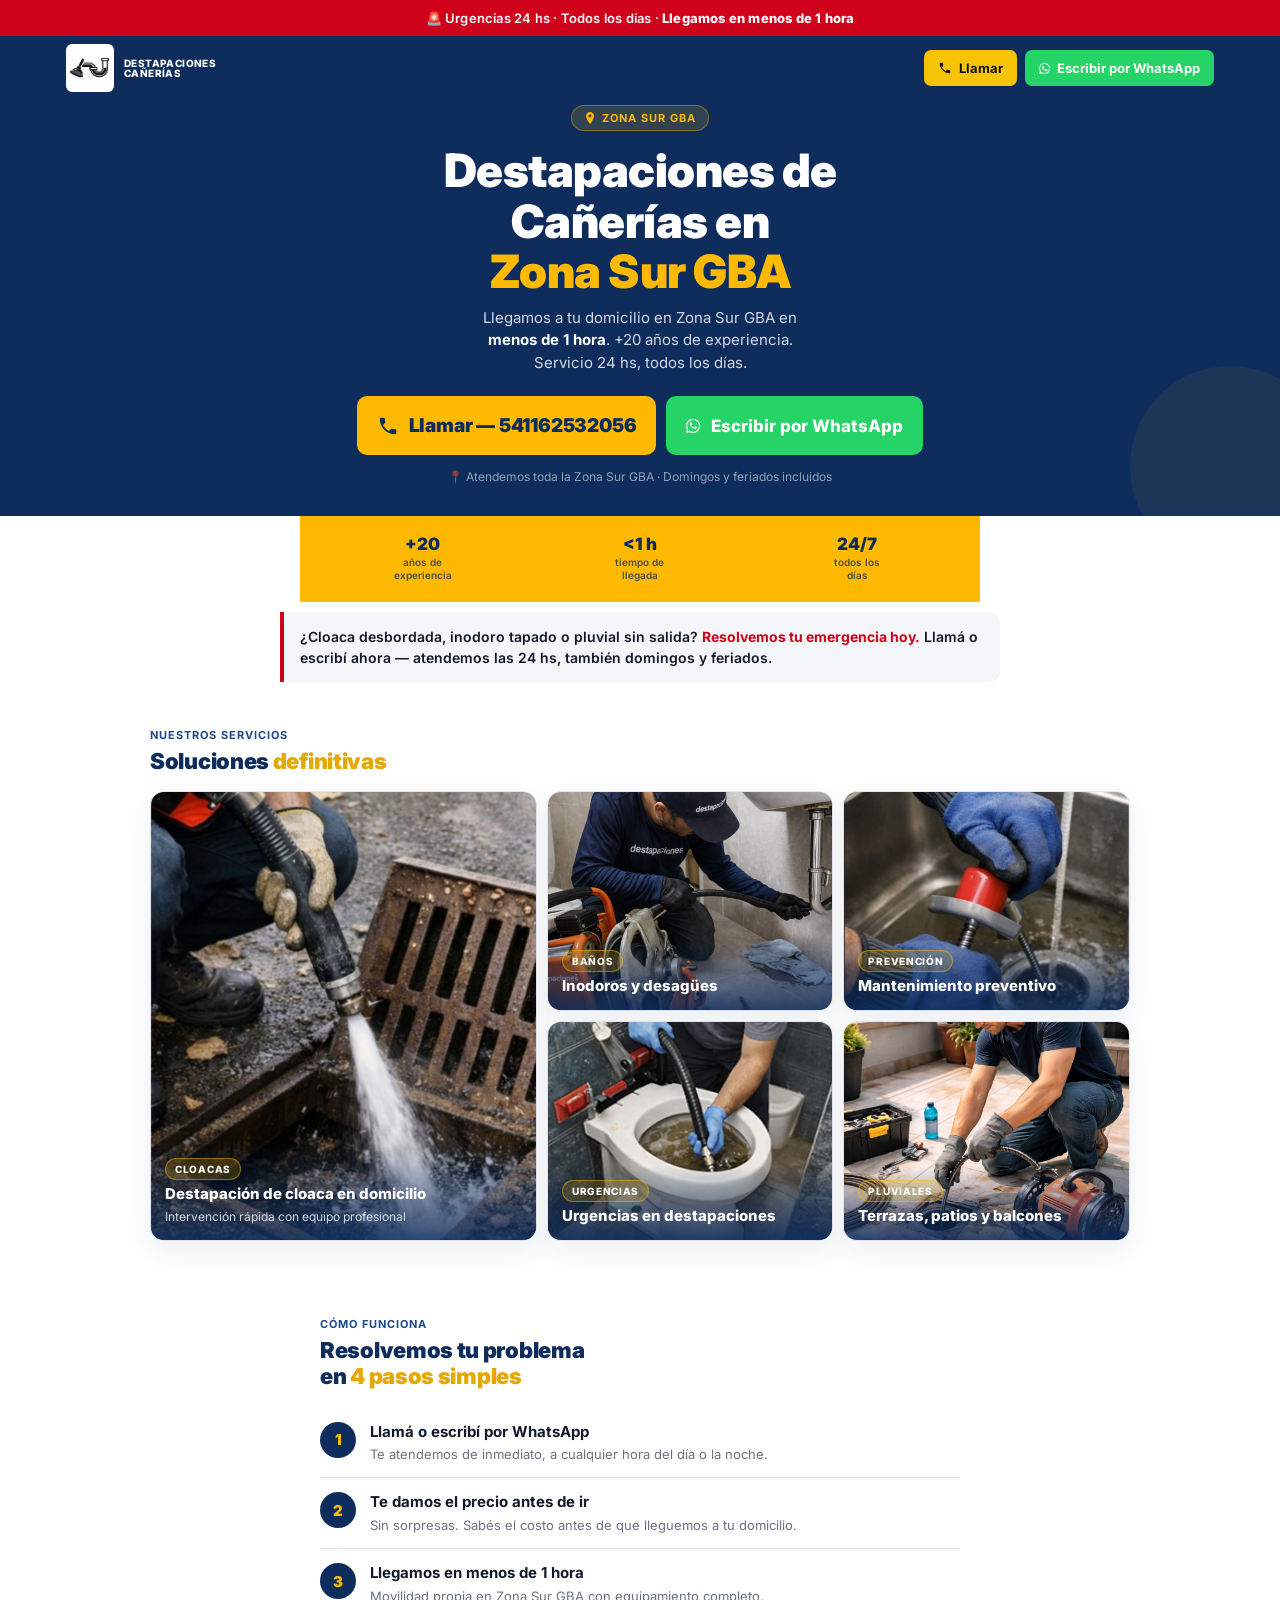
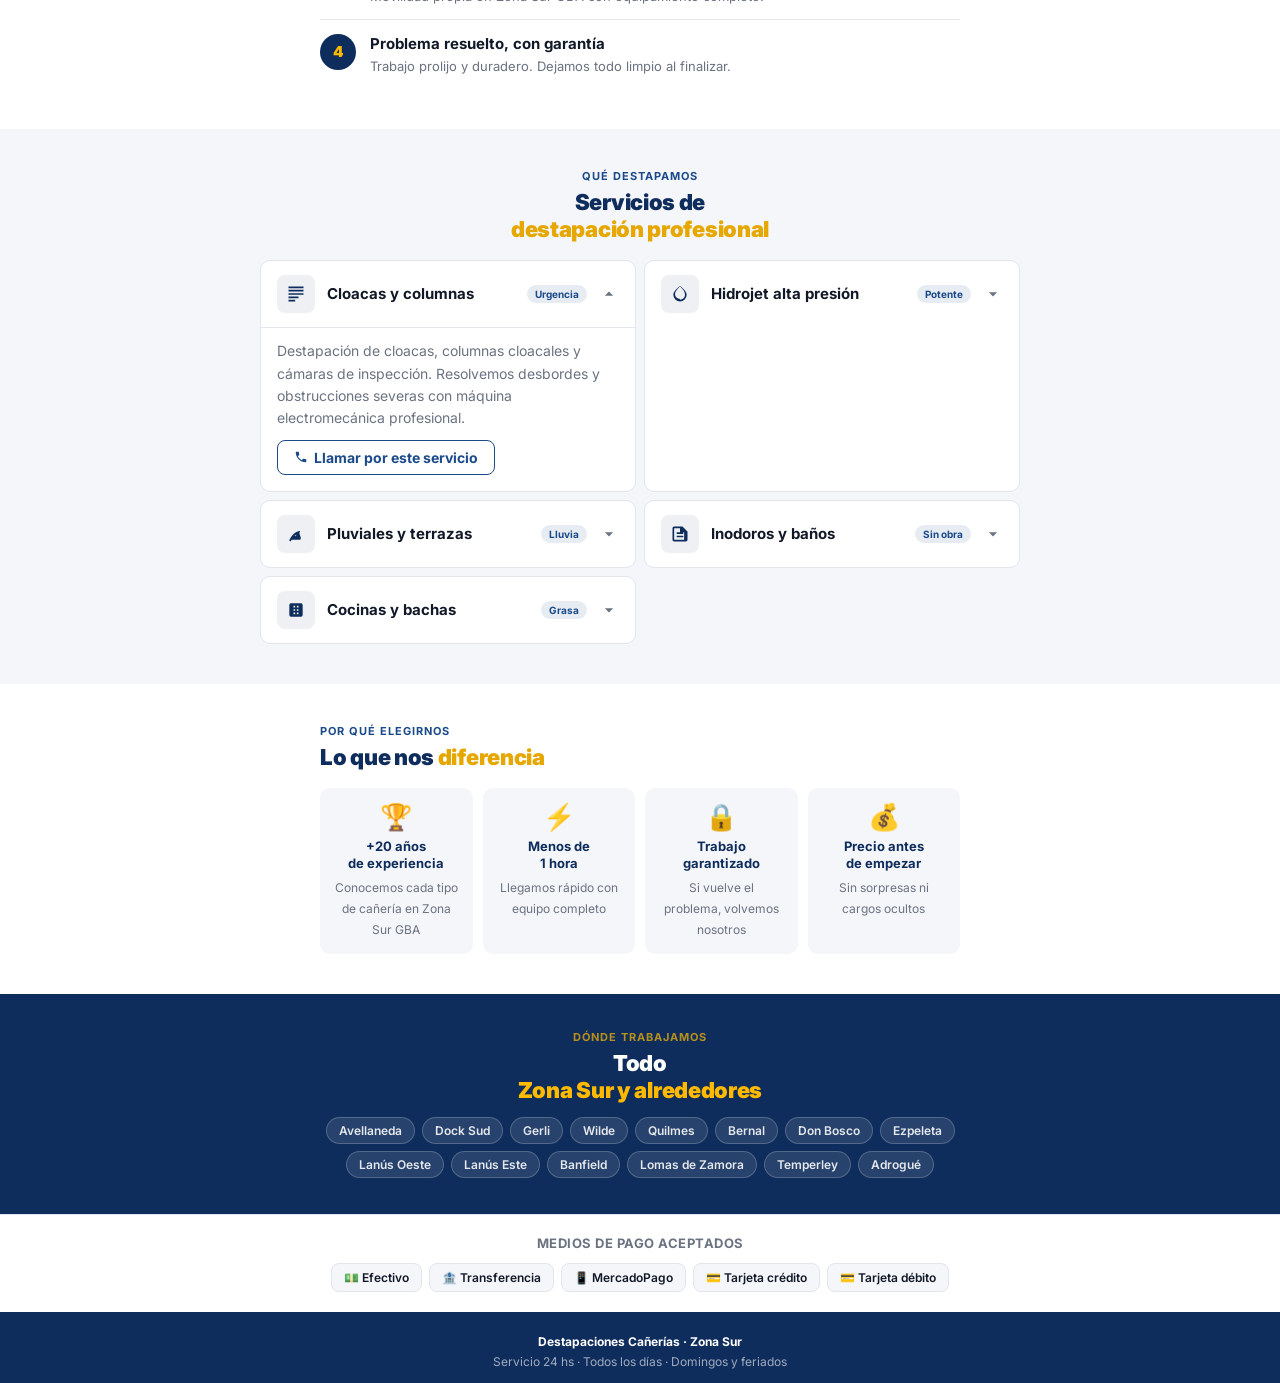
<file: zona-sur.html>
<!DOCTYPE html>
<html lang="es">
<head>

     <!-- Google Tag Manager -->
<script>(function(w,d,s,l,i){w[l]=w[l]||[];w[l].push({'gtm.start':
new Date().getTime(),event:'gtm.js'});var f=d.getElementsByTagName(s)[0],
j=d.createElement(s),dl=l!='dataLayer'?'&l='+l:'';j.async=true;j.src=
'https://www.googletagmanager.com/gtm.js?id='+i+dl;f.parentNode.insertBefore(j,f);
})(window,document,'script','dataLayer','GTM-MP8WF4T');</script>
<!-- End Google Tag Manager -->


<meta charset="UTF-8">
<meta name="viewport" content="width=device-width, initial-scale=1.0">
<title>Destapaciones Cañerías Zona Sur GBA | 24 hs | Llegamos en 1 hora</title>

<link rel="icon" type="image/png" href="img/logo2.png">
<link rel="shortcut icon" href="img/logo2.png" type="image/png">
<link rel="apple-touch-icon" href="img/logo2.png">


<meta name="description" content="Destapaciones de cañerías en Zona Sur GBA. 24 hs todos los días. Llegamos en menos de 1 hora. Cloacas, pluviales, inodoros, cocinas. Llamá ahora.">
<link rel="preconnect" href="https://fonts.googleapis.com">
<link href="https://fonts.googleapis.com/css2?family=Inter:wght@400;500;600;700;800;900&display=swap" rel="stylesheet">
  <link rel="stylesheet" href="style.css">

  <link rel="stylesheet" href="https://cdnjs.cloudflare.com/ajax/libs/font-awesome/4.7.0/css/font-awesome.min.css">
<style>
/* =============================================
   RESET + BASE — mobile first, 390px canvas
   ============================================= */
*, *::before, *::after { box-sizing: border-box; margin: 0; padding: 0; }

:root {
  --azul:        #0F2D5C;
  --azul-med:    #1A4A8A;
  --amarillo:    #FFBA00;
  --amarillo-dk: #E5A700;
  --verde-wa:    #25D366;
  --rojo:        #D0021B;
  --gris-bg:     #F5F6FA;
  --gris-borde:  #E2E5EE;
  --texto:       #111827;
  --texto-sec:   #6B7280;
  --blanco:      #FFFFFF;
  --radio:       10px;
}

html { scroll-behavior: smooth; }

body {
  font-family: 'Inter', sans-serif;
  font-size: 16px;
  color: var(--texto);
  background: var(--blanco);
  /* espacio para barra flotante */
  padding-bottom: 80px;
}

a { text-decoration: none; }
img { display: block; width: 100%; }

/* =============================================
   BARRA TOP URGENCIA
   ============================================= */
.top-bar {
  background: var(--rojo);
  color: #fff;
  text-align: center;
  padding: 9px 16px;
  font-size: 13px;
  font-weight: 600;
  letter-spacing: 0.2px;
  line-height: 1.4;
}
.top-bar strong { font-weight: 800; }

/* =============================================
   HEADER — logo + tel compacto
   ============================================= */
.header {
  background: var(--azul);
  padding: 12px 16px;
  display: flex;
  align-items: center;
  justify-content: space-between;
  gap: 10px;
  position: sticky;
  top: 0;
  z-index: 100;
}
.logo {
  display: flex;
  align-items: center;
  gap: 9px;
  flex-shrink: 0;
}
.logo-badge {
  width: 38px; height: 38px;
  background: var(--amarillo);
  border-radius: 8px;
  display: flex; align-items: center; justify-content: center;
  flex-shrink: 0;
}
.logo-badge svg { width: 22px; height: 22px; }
.logo-nombre {
  font-size: 13px;
  font-weight: 800;
  color: #fff;
  line-height: 1.2;
  text-transform: uppercase;
  letter-spacing: 0.3px;
}
.logo-sub {
  font-size: 10px;
  color: rgba(255,255,255,0.6);
  font-weight: 500;
  margin-top: 1px;
}
.header-tel {
  display: flex;
  gap: 8px;
  flex-shrink: 0;
}
.hbtn {
  display: flex; align-items: center; gap: 6px;
  padding: 9px 14px;
  border-radius: 8px;
  font-size: 13px;
  font-weight: 700;
  cursor: pointer;
  border: none;
  white-space: nowrap;
}
.hbtn svg { width: 14px; height: 14px; flex-shrink: 0; }
.hbtn-tel  { background: var(--amarillo); color: var(--azul); }
.hbtn-wa   { background: var(--verde-wa); color: #fff; }

/* =============================================
   HERO — above the fold en 390px
   ============================================= */
.hero {
  background: var(--azul);
  padding: 28px 16px 32px;
  text-align: center;
  position: relative;
  overflow: hidden;
}
/* decoración sutil */
.hero::after {
  content: '';
  position: absolute;
  bottom: -50px; right: -50px;
  width: 200px; height: 200px;
  border-radius: 50%;
  background: rgba(255,186,0,0.06);
  pointer-events: none;
}

.hero-zona {
  display: inline-flex;
  align-items: center;
  gap: 6px;
  background: rgba(255,186,0,0.15);
  border: 1px solid rgba(255,186,0,0.4);
  color: var(--amarillo);
  font-size: 11px;
  font-weight: 700;
  letter-spacing: 1px;
  text-transform: uppercase;
  padding: 5px 12px;
  border-radius: 20px;
  margin-bottom: 14px;
}
.hero-zona svg { width: 12px; height: 12px; fill: var(--amarillo); }

.hero h1 {
  font-size: 30px;
  font-weight: 900;
  color: #fff;
  line-height: 1.1;
  letter-spacing: -0.5px;
  margin-bottom: 10px;
}
.hero h1 em { color: var(--amarillo); font-style: normal; }

.hero-sub {
  font-size: 15px;
  color: rgba(255,255,255,0.82);
  line-height: 1.5;
  margin-bottom: 22px;
  max-width: 340px;
  margin-left: auto;
  margin-right: auto;
}

/* CTAs — el llamar tiene que ser el más grande de la página */
.hero-ctas {
  display: flex;
  flex-direction: column;
  gap: 10px;
  max-width: 360px;
  margin: 0 auto;
}
.cta-llamar {
  display: flex; align-items: center; justify-content: center; gap: 10px;
  background: var(--amarillo);
  color: var(--azul);
  font-size: 19px;
  font-weight: 900;
  padding: 18px 20px;
  border-radius: var(--radio);
  border: none; cursor: pointer;
  animation: pulso 2.2s ease-in-out infinite;
  letter-spacing: -0.2px;
}
@keyframes pulso {
  0%,100% { box-shadow: 0 0 0 0 rgba(255,186,0,.45); }
  55%      { box-shadow: 0 0 0 12px rgba(255,186,0,0); }
}
.cta-llamar svg { width: 22px; height: 22px; flex-shrink: 0; }

.cta-wa {
  display: flex; align-items: center; justify-content: center; gap: 10px;
  background: var(--verde-wa);
  color: #fff;
  font-size: 17px;
  font-weight: 800;
  padding: 15px 20px;
  border-radius: var(--radio);
}
.cta-wa svg { width: 20px; height: 20px; flex-shrink: 0; }

.hero-nota {
  margin-top: 14px;
  font-size: 12px;
  color: rgba(255,255,255,0.55);
  position: relative; z-index: 1;
}

/* =============================================
   TRUST — 3 items horizontales, sin scroll
   ============================================= */
.trust {
  background: var(--amarillo);
  padding: 14px 16px;
  display: grid;
  grid-template-columns: repeat(3, 1fr);
  gap: 4px;
}
.trust-item {
  display: flex;
  flex-direction: column;
  align-items: center;
  text-align: center;
  gap: 3px;
  padding: 6px 4px;
}
.trust-num {
  font-size: 17px;
  font-weight: 900;
  color: var(--azul);
  line-height: 1;
}
.trust-lbl {
  font-size: 10px;
  font-weight: 600;
  color: rgba(15,45,92,0.75);
  line-height: 1.3;
  text-align: center;
}

/* =============================================
   URGENCIA BANNER — refuerzo emocional
   ============================================= */
.urgencia-banner {
  background: var(--gris-bg);
  border-left: 4px solid var(--rojo);
  margin: 20px 16px;
  border-radius: 0 var(--radio) var(--radio) 0;
  padding: 14px 16px;
}
.urgencia-banner p {
  font-size: 14px;
  font-weight: 600;
  color: var(--texto);
  line-height: 1.5;
}
.urgencia-banner p strong { color: var(--rojo); }

/* =============================================
   PASOS — 4 pasos compactos
   ============================================= */
.pasos {
  padding: 24px 16px;
}
.seccion-label {
  font-size: 11px;
  font-weight: 700;
  color: var(--azul-med);
  text-transform: uppercase;
  letter-spacing: 1px;
  margin-bottom: 6px;
}
.seccion-h2 {
  font-size: 22px;
  font-weight: 900;
  color: var(--azul);
  line-height: 1.2;
  margin-bottom: 18px;
  letter-spacing: -0.3px;
}
.seccion-h2 em { color: var(--amarillo-dk); font-style: normal; }

.pasos-lista {
  display: flex;
  flex-direction: column;
  gap: 0;
}
.paso {
  display: flex;
  align-items: flex-start;
  gap: 14px;
  padding: 14px 0;
  border-bottom: 1px solid var(--gris-borde);
}
.paso:last-child { border-bottom: none; }
.paso-n {
  width: 36px; height: 36px;
  background: var(--azul);
  border-radius: 50%;
  display: flex; align-items: center; justify-content: center;
  font-size: 15px;
  font-weight: 900;
  color: var(--amarillo);
  flex-shrink: 0;
}
.paso-txt strong {
  display: block;
  font-size: 15px;
  font-weight: 700;
  color: var(--texto);
  line-height: 1.3;
  margin-bottom: 2px;
}
.paso-txt span {
  font-size: 13px;
  color: var(--texto-sec);
  line-height: 1.4;
}

/* =============================================
   SERVICIOS — acordeón mobile
   ============================================= */
.servicios {
  background: var(--gris-bg);
  padding: 24px 16px;
}
.servicios-lista {
  display: flex;
  flex-direction: column;
  gap: 8px;
  margin-top: 16px;
}
.servicio {
  background: var(--blanco);
  border: 1px solid var(--gris-borde);
  border-radius: var(--radio);
  overflow: hidden;
}
.servicio-header {
  display: flex;
  align-items: center;
  gap: 12px;
  padding: 14px 16px;
  cursor: pointer;
  user-select: none;
  -webkit-tap-highlight-color: transparent;
}
.serv-ico {
  width: 38px; height: 38px;
  background: rgba(15,45,92,0.07);
  border-radius: 8px;
  display: flex; align-items: center; justify-content: center;
  flex-shrink: 0;
}
.serv-ico svg { width: 20px; height: 20px; fill: var(--azul); }
.serv-nombre {
  flex: 1;
  font-size: 15px;
  font-weight: 700;
  color: var(--texto);
  line-height: 1.3;
}
.serv-badge {
  font-size: 10px;
  font-weight: 700;
  color: var(--azul-med);
  background: rgba(26,74,138,0.1);
  padding: 3px 8px;
  border-radius: 10px;
  white-space: nowrap;
}
.serv-chevron {
  width: 20px; height: 20px;
  fill: var(--texto-sec);
  transition: transform 0.25s;
  flex-shrink: 0;
}
.servicio.open .serv-chevron { transform: rotate(180deg); }
.serv-body {
  display: none;
  padding: 0 16px 16px;
  border-top: 1px solid var(--gris-borde);
  padding-top: 12px;
}
.servicio.open .serv-body { display: block; }
.serv-body p {
  font-size: 14px;
  color: var(--texto-sec);
  line-height: 1.6;
}
.serv-cta-link {
  display: inline-flex;
  align-items: center;
  gap: 6px;
  margin-top: 10px;
  font-size: 14px;
  font-weight: 700;
  color: var(--azul-med);
  border: 1.5px solid var(--azul-med);
  padding: 8px 16px;
  border-radius: 8px;
}
.serv-cta-link svg { width: 14px; height: 14px; fill: var(--azul-med); }

/* =============================================
   GARANTIAS — iconos grandes
   ============================================= */
.garantias {
  padding: 24px 16px;
}
.garantias-grid {
  display: grid;
  grid-template-columns: 1fr 1fr;
  gap: 10px;
  margin-top: 16px;
}
.garantia-card {
  background: var(--gris-bg);
  border-radius: var(--radio);
  padding: 16px 14px;
  text-align: center;
}
.garantia-ico {
  font-size: 26px;
  margin-bottom: 8px;
  line-height: 1;
}
.garantia-card strong {
  display: block;
  font-size: 13px;
  font-weight: 700;
  color: var(--azul);
  line-height: 1.3;
  margin-bottom: 4px;
}
.garantia-card span {
  font-size: 12px;
  color: var(--texto-sec);
  line-height: 1.4;
}

/* =============================================
   COBERTURA — chips zona
   ============================================= */
.cobertura {
  background: var(--azul);
  padding: 24px 16px;
}
.cobertura .seccion-label { color: rgba(255,186,0,0.7); }
.cobertura .seccion-h2 { color: #fff; margin-bottom: 14px; }
.cobertura .seccion-h2 em { color: var(--amarillo); }
.chips {
  display: flex;
  flex-wrap: wrap;
  gap: 7px;
}
.chip {
  background: rgba(255,255,255,0.1);
  border: 1px solid rgba(255,255,255,0.2);
  color: rgba(255,255,255,0.88);
  font-size: 12px;
  font-weight: 600;
  padding: 5px 12px;
  border-radius: 20px;
}

/* =============================================
   FORMULARIO — minimalista, 3 campos
   ============================================= */
.form-section {
  padding: 24px 16px;
  background: var(--gris-bg);
}
.form-card {
  background: var(--blanco);
  border: 1px solid var(--gris-borde);
  border-radius: 14px;
  padding: 22px 18px;
}
.form-card .seccion-h2 { font-size: 20px; margin-bottom: 4px; }
.form-desc {
  font-size: 13px;
  color: var(--texto-sec);
  margin-bottom: 18px;
  line-height: 1.5;
}
.fgrupo { margin-bottom: 12px; }
.fgrupo label {
  display: block;
  font-size: 12px;
  font-weight: 700;
  color: var(--azul);
  text-transform: uppercase;
  letter-spacing: 0.5px;
  margin-bottom: 5px;
}
.fgrupo input,
.fgrupo select {
  width: 100%;
  padding: 13px 14px;
  border: 1.5px solid var(--gris-borde);
  border-radius: 8px;
  font-size: 16px; /* 16px evita zoom en iOS */
  font-family: 'Inter', sans-serif;
  color: var(--texto);
  background: var(--blanco);
  outline: none;
  -webkit-appearance: none;
  appearance: none;
  transition: border-color 0.2s;
}
.fgrupo input:focus,
.fgrupo select:focus { border-color: var(--azul); }

.btn-form {
  width: 100%;
  background: var(--azul);
  color: #fff;
  font-size: 16px;
  font-weight: 800;
  padding: 16px;
  border-radius: 8px;
  border: none;
  cursor: pointer;
  font-family: 'Inter', sans-serif;
  display: flex; align-items: center; justify-content: center; gap: 8px;
  margin-top: 4px;
  transition: background 0.15s;
}
.btn-form:active { background: var(--azul-med); }
.btn-form svg { width: 18px; height: 18px; }
.form-note {
  font-size: 11px;
  color: var(--texto-sec);
  text-align: center;
  margin-top: 10px;
  line-height: 1.5;
}

/* =============================================
   PAGOS
   ============================================= */
.pagos {
  padding: 20px 16px;
  text-align: center;
  border-top: 1px solid var(--gris-borde);
}
.pagos-titulo {
  font-size: 13px;
  font-weight: 700;
  color: var(--texto-sec);
  margin-bottom: 12px;
  text-transform: uppercase;
  letter-spacing: 0.5px;
}
.pagos-chips {
  display: flex;
  flex-wrap: wrap;
  justify-content: center;
  gap: 7px;
}
.pago-chip {
  background: var(--gris-bg);
  border: 1px solid var(--gris-borde);
  color: var(--texto);
  font-size: 12px;
  font-weight: 600;
  padding: 6px 12px;
  border-radius: 8px;
}

/* =============================================
   FOOTER
   ============================================= */
footer {
  background: var(--azul);
  color: rgba(255,255,255,0.6);
  text-align: center;
  padding: 20px 16px 10px;
  font-size: 12px;
  line-height: 1.7;
}
footer strong { color: #fff; }

/* =============================================
   CTA FIJO INFERIOR — la estrella del mobile
   ============================================= */
.cta-fijo {
  position: fixed;
  bottom: 0; left: 0; right: 0;
  z-index: 200;
  display: grid;
  grid-template-columns: 1fr 1fr;
  background: var(--blanco);
  border-top: 1.5px solid var(--gris-borde);
  padding: 10px 12px 14px;
  gap: 8px;
  /* safe area para iPhone X+ */
  padding-bottom: max(14px, env(safe-area-inset-bottom));
}
.fijo-btn {
  display: flex; align-items: center; justify-content: center; gap: 8px;
  padding: 14px 10px;
  border-radius: 10px;
  font-size: 15px;
  font-weight: 800;
  border: none;
  cursor: pointer;
  font-family: 'Inter', sans-serif;
  -webkit-tap-highlight-color: transparent;
  transition: opacity 0.15s;
}
.fijo-btn:active { opacity: 0.85; transform: scale(0.98); }
.fijo-btn svg { width: 18px; height: 18px; flex-shrink: 0; }
.fijo-tel { background: var(--amarillo); color: var(--azul); }
.fijo-wa  { background: var(--verde-wa); color: #fff; }

/* =============================================
   DESKTOP UPGRADE — de 680px para arriba
   ============================================= */
@media (min-width: 680px) {
  body { padding-bottom: 0; }

  .hero { padding: 52px 40px; }
  .hero h1 { font-size: 46px; }
  .hero-ctas {
    flex-direction: row;
    justify-content: center;
    max-width: none;
  }
  .cta-llamar, .cta-wa { flex: 0 0 auto; }

  .trust { grid-template-columns: repeat(3, 1fr); max-width: 680px; margin: 0 auto; }


  .pasos { padding: 40px; max-width: 720px; margin: 0 auto; }
  .servicios { padding: 40px; }
  .servicios-lista {
    display: grid;
    grid-template-columns: 1fr 1fr;
    max-width: 760px;
    margin: 16px auto 0;
  }
  .garantias { padding: 40px; max-width: 720px; margin: 0 auto; }
  .garantias-grid { grid-template-columns: repeat(4, 1fr); }
  .cobertura { padding: 36px 40px; }
  .form-section { padding: 40px; }
  .form-card { max-width: 520px; margin: 0 auto; }

  .cta-fijo { display: none; }

  .header-tel { gap: 10px; }
  .hbtn { font-size: 14px; padding: 10px 18px; }
}
</style>
</head>
<body>

   <!-- Google Tag Manager (noscript) -->
<noscript><iframe src="https://www.googletagmanager.com/ns.html?id=GTM-MP8WF4T"
height="0" width="0" style="display:none;visibility:hidden"></iframe></noscript>
<!-- End Google Tag Manager (noscript) -->

<!-- TOP BAR -->
<div class="top-bar">
  🚨 Urgencias 24 hs · Todos los días · <strong>Llegamos en menos de 1 hora</strong>
</div>

<!-- HEADER STICKY -->
<header class="header">
  <div class="header-inner">
    <div class="logo">
       <div class="logo-badge">
    <img src="img/logo3.png" alt="Logo Destapaciones Cañerías" class="logo-img">
  </div>

      <div>
        <div class="logo-nombre">Destapaciones<br>Cañerías</div>
      </div>
    </div>

    <div class="header-tel">
      <a href="tel:541162532056" class="hbtn hbtn-tel">
        <svg viewBox="0 0 24 24" fill="currentColor">
          <path d="M6.6 10.8c1.4 2.8 3.8 5.1 6.6 6.6l2.2-2.2c.27-.27.67-.36 1.02-.24 1.12.37 2.33.57 3.58.57.55 0 1 .45 1 1V20c0 .55-.45 1-1 1-9.39 0-17-7.61-17-17 0-.55.45-1 1-1h3.5c.55 0 1 .45 1 1 0 1.26.2 2.47.57 3.6.11.33.03.7-.25.98L6.6 10.8z"/>
        </svg>
        Llamar
      </a>

      <a href="https://wa.me/541162532056" class="hbtn hbtn-wa" target="_blank" rel="noopener">
        <i class="fa fa-whatsapp whatsapp-icon" aria-hidden="true"></i>
        <span>Escribir por WhatsApp</span> </a>
    </div>
  </div>
</header>


<!-- HERO -->
<section class="hero">
  <div class="hero-zona">
    <svg viewBox="0 0 12 12"><path d="M6 0C3.79 0 2 1.79 2 4c0 3 4 8 4 8s4-5 4-8c0-2.21-1.79-4-4-4zm0 5.5C5.17 5.5 4.5 4.83 4.5 4S5.17 2.5 6 2.5 7.5 3.17 7.5 4 6.83 5.5 6 5.5z"/></svg>
    Zona Sur GBA
  </div>

  <h1>Destapaciones de<br>Cañerías en<br><em>Zona Sur GBA</em></h1>

  <p class="hero-sub">Llegamos a tu domicilio en Zona Sur GBA en <strong style="color:#fff;">menos de 1 hora</strong>. +20 años de experiencia. Servicio 24 hs, todos los días.</p>

  <div class="hero-ctas">
    <a href="tel:541162532056" class="cta-llamar">
      <svg viewBox="0 0 24 24" fill="currentColor"><path d="M6.6 10.8c1.4 2.8 3.8 5.1 6.6 6.6l2.2-2.2c.27-.27.67-.36 1.02-.24 1.12.37 2.33.57 3.58.57.55 0 1 .45 1 1V20c0 .55-.45 1-1 1-9.39 0-17-7.61-17-17 0-.55.45-1 1-1h3.5c.55 0 1 .45 1 1 0 1.26.2 2.47.57 3.6.11.33.03.7-.25.98L6.6 10.8z"/></svg>
      Llamar — 541162532056
    </a>
    <a href="https://wa.me/541162532056" class="cta-wa" target="_blank" rel="noopener">
     <i class="fa fa-whatsapp whatsapp-icon" aria-hidden="true"></i>
        <span>Escribir por WhatsApp</span> </a>
  </div>

  <p class="hero-nota">📍 Atendemos toda la Zona Sur GBA · Domingos y feriados incluidos</p>
</section>

<!-- TRUST BAR -->
<div class="trust">
  <div class="trust-item">
    <span class="trust-num">+20</span>
    <span class="trust-lbl">años de<br>experiencia</span>
  </div>
  <div class="trust-item">
    <span class="trust-num">&lt;1 h</span>
    <span class="trust-lbl">tiempo de<br>llegada</span>
  </div>
  <div class="trust-item">
    <span class="trust-num">24/7</span>
    <span class="trust-lbl">todos los<br>días</span>
  </div>
</div>

<!-- URGENCIA REFUERZO -->
<div class="urgencia-banner">
  <p>¿Cloaca desbordada, inodoro tapado o pluvial sin salida? <strong>Resolvemos tu emergencia hoy.</strong> Llamá o escribí ahora — atendemos las 24 hs, también domingos y feriados.</p>
</div>




<!-- TRABAJOS REALES -->
<section class="trabajos-preview">
  <div class="trabajos-preview-inner">
       <div class="seccion-label">Nuestros servicios</div>
    <h2 class="seccion-h2">Soluciones <em>definitivas</em></h2>

    <div class="trabajos-grid">
      <article class="trabajo-card trabajo-card--grande">
        <img src="img/cloacas.jpeg" alt="Destapación de cloaca en domicilio" loading="lazy">
        <div class="trabajo-info">
          <span class="trabajo-tag">Cloacas</span>
          <strong>Destapación de cloaca en domicilio</strong>
          <span>Intervención rápida con equipo profesional</span>
        </div>
      </article>

      <article class="trabajo-card">
        <img src="img/banio2.jpeg" alt="Trabajo de destapación en baño" loading="lazy">
        <div class="trabajo-info">
          <span class="trabajo-tag">Baños</span>
          <strong>Inodoros y desagües</strong>
        </div>
      </article>
       <article class="trabajo-card">
        <img src="img/cocina.jpeg" alt="Trabajo de destapación en baño" loading="lazy">
        <div class="trabajo-info">
          <span class="trabajo-tag">Prevención</span>
          <strong>Mantenimiento preventivo</strong>
        </div>
      </article> <article class="trabajo-card">
        <img src="img/banio.jpg" alt="Trabajo de destapación en baño" loading="lazy">
        <div class="trabajo-info">
          <span class="trabajo-tag">Urgencias</span>
          <strong>Urgencias en destapaciones</strong>
        </div>
      </article>

      <article class="trabajo-card">
        <img src="img/terraza.png" alt="Destapación de pluvial y terraza" loading="lazy">
        <div class="trabajo-info">
          <span class="trabajo-tag">Pluviales</span>
          <strong>Terrazas, patios y balcones</strong>
        </div>
      </article>
    </div>
  </div>
</section>



<!-- PASOS -->
<section class="pasos">
  <div class="seccion-label">Cómo funciona</div>
  <h2 class="seccion-h2">Resolvemos tu problema<br>en <em>4 pasos simples</em></h2>
  <div class="pasos-lista">
    <div class="paso">
      <div class="paso-n">1</div>
      <div class="paso-txt">
        <strong>Llamá o escribí por WhatsApp</strong>
        <span>Te atendemos de inmediato, a cualquier hora del día o la noche.</span>
      </div>
    </div>
    <div class="paso">
      <div class="paso-n">2</div>
      <div class="paso-txt">
        <strong>Te damos el precio antes de ir</strong>
        <span>Sin sorpresas. Sabés el costo antes de que lleguemos a tu domicilio.</span>
      </div>
    </div>
    <div class="paso">
      <div class="paso-n">3</div>
      <div class="paso-txt">
        <strong>Llegamos en menos de 1 hora</strong>
        <span>Movilidad propia en Zona Sur GBA con equipamiento completo.</span>
      </div>
    </div>
    <div class="paso">
      <div class="paso-n">4</div>
      <div class="paso-txt">
        <strong>Problema resuelto, con garantía</strong>
        <span>Trabajo prolijo y duradero. Dejamos todo limpio al finalizar.</span>
      </div>
    </div>
  </div>
</section>

<!-- SERVICIOS ACORDEÓN -->
<section class="servicios">
  <div class="seccion-label1">
  <div class="seccion-label">Qué destapamos</div>
  <h2 class="seccion-h2">Servicios de<br><em>destapación profesional</em></h2>
  </div>
  <div class="servicios-lista" id="serviciosList">

    <div class="servicio open">
      <div class="servicio-header" onclick="toggleServicio(this)">
        <div class="serv-ico">
          <svg viewBox="0 0 24 24"><path d="M3 3h18v2H3zm0 4h18v2H3zm0 4h18v2H3zm0 4h12v2H3zm0 4h8v2H3z"/></svg>
        </div>
        <span class="serv-nombre">Cloacas y columnas</span>
        <span class="serv-badge">Urgencia</span>
        <svg class="serv-chevron" viewBox="0 0 24 24"><path d="M7 10l5 5 5-5z"/></svg>
      </div>
      <div class="serv-body">
        <p>Destapación de cloacas, columnas cloacales y cámaras de inspección. Resolvemos desbordes y obstrucciones severas con máquina electromecánica profesional.</p>
        <a href="tel:541162532056" class="serv-cta-link">
          <svg viewBox="0 0 24 24"><path d="M6.6 10.8c1.4 2.8 3.8 5.1 6.6 6.6l2.2-2.2c.27-.27.67-.36 1.02-.24 1.12.37 2.33.57 3.58.57.55 0 1 .45 1 1V20c0 .55-.45 1-1 1-9.39 0-17-7.61-17-17 0-.55.45-1 1-1h3.5c.55 0 1 .45 1 1 0 1.26.2 2.47.57 3.6.11.33.03.7-.25.98L6.6 10.8z"/></svg>
          Llamar por este servicio
        </a>
      </div>
    </div>

    <div class="servicio">
      <div class="servicio-header" onclick="toggleServicio(this)">
        <div class="serv-ico">
          <svg viewBox="0 0 24 24"><path d="M12 2C8 6 4 9 4 13a8 8 0 0016 0c0-4-4-7-8-11zm0 16a6 6 0 01-6-6c0-2.8 2.4-5.4 6-9.3C15.6 6.6 18 9.2 18 13a6 6 0 01-6 6z"/></svg>
        </div>
        <span class="serv-nombre">Hidrojet alta presión</span>
        <span class="serv-badge">Potente</span>
        <svg class="serv-chevron" viewBox="0 0 24 24"><path d="M7 10l5 5 5-5z"/></svg>
      </div>
      <div class="serv-body">
        <p>Limpieza profunda con agua a alta presión. Elimina grasa acumulada, raíces, sedimentos y obstrucciones que la máquina convencional no puede resolver.</p>
        <a href="tel:541162532056" class="serv-cta-link">
          <svg viewBox="0 0 24 24"><path d="M6.6 10.8c1.4 2.8 3.8 5.1 6.6 6.6l2.2-2.2c.27-.27.67-.36 1.02-.24 1.12.37 2.33.57 3.58.57.55 0 1 .45 1 1V20c0 .55-.45 1-1 1-9.39 0-17-7.61-17-17 0-.55.45-1 1-1h3.5c.55 0 1 .45 1 1 0 1.26.2 2.47.57 3.6.11.33.03.7-.25.98L6.6 10.8z"/></svg>
          Llamar por este servicio
        </a>
      </div>
    </div>

    <div class="servicio">
      <div class="servicio-header" onclick="toggleServicio(this)">
        <div class="serv-ico">
          <svg viewBox="0 0 24 24"><path d="M17 8C8 10 5.9 16.17 3.82 19.82L5.71 21l1-2h10.58c.35-.81.54-1.81.41-3C17.28 13.65 15 12 17 8zM11.67 13.6C12.93 12.1 15 11 17 8c0 0-5 2-5 7 0 0-1.5-1.7-2.33-1.4z"/></svg>
        </div>
        <span class="serv-nombre">Pluviales y terrazas</span>
        <span class="serv-badge">Lluvia</span>
        <svg class="serv-chevron" viewBox="0 0 24 24"><path d="M7 10l5 5 5-5z"/></svg>
      </div>
      <div class="serv-body">
        <p>Destapación de cañerías pluviales en terrazas, balcones, patios y galpones. Prevenimos inundaciones antes de que lleguen las lluvias.</p>
        <a href="tel:541162532056" class="serv-cta-link">
          <svg viewBox="0 0 24 24"><path d="M6.6 10.8c1.4 2.8 3.8 5.1 6.6 6.6l2.2-2.2c.27-.27.67-.36 1.02-.24 1.12.37 2.33.57 3.58.57.55 0 1 .45 1 1V20c0 .55-.45 1-1 1-9.39 0-17-7.61-17-17 0-.55.45-1 1-1h3.5c.55 0 1 .45 1 1 0 1.26.2 2.47.57 3.6.11.33.03.7-.25.98L6.6 10.8z"/></svg>
          Llamar por este servicio
        </a>
      </div>
    </div>

    <div class="servicio">
      <div class="servicio-header" onclick="toggleServicio(this)">
        <div class="serv-ico">
          <svg viewBox="0 0 24 24"><path d="M9 3H5C3.9 3 3 3.9 3 5v14c0 1.1.9 2 2 2h14c1.1 0 2-.9 2-2V9l-6-6H9zm5 16H5V5h7v5h5v9zM8 14h8v2H8zm0-4h8v2H8z"/></svg>
        </div>
        <span class="serv-nombre">Inodoros y baños</span>
        <span class="serv-badge">Sin obra</span>
        <svg class="serv-chevron" viewBox="0 0 24 24"><path d="M7 10l5 5 5-5z"/></svg>
      </div>
      <div class="serv-body">
        <p>Destapación de inodoros, bidés, duchas y bañeras. Solución rápida y sin romper pisos ni paredes. Ideal para departamentos y casas.</p>
        <a href="tel:541162532056" class="serv-cta-link">
          <svg viewBox="0 0 24 24"><path d="M6.6 10.8c1.4 2.8 3.8 5.1 6.6 6.6l2.2-2.2c.27-.27.67-.36 1.02-.24 1.12.37 2.33.57 3.58.57.55 0 1 .45 1 1V20c0 .55-.45 1-1 1-9.39 0-17-7.61-17-17 0-.55.45-1 1-1h3.5c.55 0 1 .45 1 1 0 1.26.2 2.47.57 3.6.11.33.03.7-.25.98L6.6 10.8z"/></svg>
          Llamar por este servicio
        </a>
      </div>
    </div>

    <div class="servicio">
      <div class="servicio-header" onclick="toggleServicio(this)">
        <div class="serv-ico">
          <svg viewBox="0 0 24 24"><path d="M18 4H6a2 2 0 00-2 2v12a2 2 0 002 2h12a2 2 0 002-2V6a2 2 0 00-2-2zm-7 13H9v-2h2v2zm0-4H9v-2h2v2zm0-4H9V7h2v2zm4 8h-2v-2h2v2zm0-4h-2v-2h2v2zm0-4h-2V7h2v2z"/></svg>
        </div>
        <span class="serv-nombre">Cocinas y bachas</span>
        <span class="serv-badge">Grasa</span>
        <svg class="serv-chevron" viewBox="0 0 24 24"><path d="M7 10l5 5 5-5z"/></svg>
      </div>
      <div class="serv-body">
        <p>Eliminamos obstrucciones de grasa, restos orgánicos y depósitos en cañerías de cocinas, bachas y lavaderos residenciales y gastronómicos.</p>
        <a href="tel:541162532056" class="serv-cta-link">
          <svg viewBox="0 0 24 24"><path d="M6.6 10.8c1.4 2.8 3.8 5.1 6.6 6.6l2.2-2.2c.27-.27.67-.36 1.02-.24 1.12.37 2.33.57 3.58.57.55 0 1 .45 1 1V20c0 .55-.45 1-1 1-9.39 0-17-7.61-17-17 0-.55.45-1 1-1h3.5c.55 0 1 .45 1 1 0 1.26.2 2.47.57 3.6.11.33.03.7-.25.98L6.6 10.8z"/></svg>
          Llamar por este servicio
        </a>
      </div>
    </div>

  </div>
</section>

<!-- GARANTÍAS -->
<section class="garantias">
  <div class="seccion-label">Por qué elegirnos</div>
  <h2 class="seccion-h2">Lo que nos <em>diferencia</em></h2>
  <div class="garantias-grid">
    <div class="garantia-card">
      <div class="garantia-ico">🏆</div>
      <strong>+20 años<br>de experiencia</strong>
      <span>Conocemos cada tipo de cañería en Zona Sur GBA</span>
    </div>
    <div class="garantia-card">
      <div class="garantia-ico">⚡</div>
      <strong>Menos de<br>1 hora</strong>
      <span>Llegamos rápido con equipo completo</span>
    </div>
    <div class="garantia-card">
      <div class="garantia-ico">🔒</div>
      <strong>Trabajo<br>garantizado</strong>
      <span>Si vuelve el problema, volvemos nosotros</span>
    </div>
    <div class="garantia-card">
      <div class="garantia-ico">💰</div>
      <strong>Precio antes<br>de empezar</strong>
      <span>Sin sorpresas ni cargos ocultos</span>
    </div>
  </div>
</section>

<!-- COBERTURA -->
<section class="cobertura">
  <div class="seccion-label1">
  <div class="seccion-label">Dónde trabajamos</div>
  <h2 class="seccion-h2">Todo<br><em>Zona Sur y alrededores</em></h2>
  </div>
<div class="chips">
  <span class="chip">Avellaneda</span>
  <span class="chip">Dock Sud</span>
  <span class="chip">Gerli</span>
  <span class="chip">Wilde</span>
  <span class="chip">Quilmes</span>
  <span class="chip">Bernal</span>
  <span class="chip">Don Bosco</span>
  <span class="chip">Ezpeleta</span>
  <span class="chip">Lanús Oeste</span>
  <span class="chip">Lanús Este</span>
  <span class="chip">Banfield</span>
  <span class="chip">Lomas de Zamora</span>
  <span class="chip">Temperley</span>
  <span class="chip">Adrogué</span>
</div>
</section>



<!-- PAGOS -->
<section class="pagos">
  <p class="pagos-titulo">Medios de pago aceptados</p>
  <div class="pagos-chips">
    <span class="pago-chip">💵 Efectivo</span>
    <span class="pago-chip">🏦 Transferencia</span>
    <span class="pago-chip">📱 MercadoPago</span>
    <span class="pago-chip">💳 Tarjeta crédito</span>
    <span class="pago-chip">💳 Tarjeta débito</span>
  </div>
</section>

<!-- FOOTER -->
<footer>
  <strong>Destapaciones Cañerías · Zona Sur</strong><br>
  Servicio 24 hs · Todos los días · Domingos y feriados<br>

</footer>

<!-- CTA FIJO INFERIOR — siempre visible en mobile -->
<div class="cta-fijo">
  <a href="tel:541162532056" class="fijo-btn fijo-tel">
    <svg viewBox="0 0 24 24" fill="currentColor"><path d="M6.6 10.8c1.4 2.8 3.8 5.1 6.6 6.6l2.2-2.2c.27-.27.67-.36 1.02-.24 1.12.37 2.33.57 3.58.57.55 0 1 .45 1 1V20c0 .55-.45 1-1 1-9.39 0-17-7.61-17-17 0-.55.45-1 1-1h3.5c.55 0 1 .45 1 1 0 1.26.2 2.47.57 3.6.11.33.03.7-.25.98L6.6 10.8z"/></svg>
    ☎ Llamar ahora
  </a>
  <a href="https://wa.me/541162532056" class="fijo-btn fijo-wa" target="_blank" rel="noopener">
    <svg viewBox="0 0 24 24" fill="currentColor"><path d="M17.5 14.4c-.3-.1-1.7-.85-2-.95-.3-.1-.5-.15-.7.15s-.8 1-.98 1.2c-.18.2-.37.22-.67.07-1.88-.94-3.12-2.5-3.44-2.93-.32-.5.3-.7.9-1.88.1-.2 0-.4-.07-.52-.08-.12-.7-1.78-1-2.37-.25-.6-.5-.5-.7-.5h-.58c-.2 0-.52.07-.8.37C8.42 7.45 7.5 8.3 7.5 10.04s1.04 3.47 1.18 3.7c.15.25 2.05 3.13 4.96 4.39.7.3 1.24.48 1.66.6.7.2 1.34.17 1.84.1.56-.07 1.73-.7 1.97-1.38.24-.68.24-1.26.17-1.38-.07-.12-.26-.2-.56-.34zM12.05 2C6.54 2 2.06 6.48 2.06 12c0 1.88.52 3.63 1.42 5.13L2 22l4.98-1.3A9.9 9.9 0 0012.05 22C17.56 22 22 17.52 22 12S17.56 2 12.05 2z"/></svg>
    WhatsApp
  </a>
</div>

<script>
function toggleServicio(header) {
  const card = header.parentElement;
  card.classList.toggle('open');
}
</script>
</body>
</html>
</file>
<file: style.css>
/* HEADER EXTERNO: pinta todo el ancho */
.header{
  width: 100% !important;
  background: var(--azul) !important;
  position: sticky !important;
  top: 0 !important;
  z-index: 100 !important;
  margin: 0 !important;
  padding: 0 !important;
  box-sizing: border-box !important;
}
.logo {
  display: flex;
  align-items: center;
  gap: 9px;
  flex-shrink: 0;
}

.logo-badge {
  width: 38px;
  height: 38px;
  background: transparent;
  border-radius: 8px;
  display: flex;
  align-items: center;
  justify-content: center;
  flex-shrink: 0;
  overflow: hidden;
}

.logo-img {
  width: 150%;
  height: 150%;
  object-fit: contain;
  display: block;
}
/* CONTENEDOR INTERNO: achica solo el contenido */
.header-inner{
  width: 100% !important;
  max-width: 1180px !important;
  margin: 0 auto !important;
  padding: 8px 16px !important;
  min-height: 58px !important;
  display: flex !important;
  align-items: center !important;
  justify-content: space-between !important;
  gap: 18px !important;
  box-sizing: border-box !important;
}

/* BLOQUE LOGO */
.header .logo{
  display: flex !important;
  align-items: center !important;
  gap: 10px !important;
  flex: 0 0 auto !important;
  margin: 0 !important;
  padding: 0 !important;
}

.header .logo-badge{
  width: 48px !important;
  height: 48px !important;
  min-width: 28px !important;
  border-radius: 6px !important;
  background: #ffffff !important;
  display: flex !important;
  align-items: center !important;
  justify-content: center !important;
  padding: 5px !important;
  box-sizing: border-box !important;
}

.header .logo-badge svg{
  width: 100% !important;
  height: 100% !important;
  display: block !important;
}

.header .logo-nombre{
  margin: 0 !important;
  padding: 0 !important;
  color: #fff !important;
  font-size: 10px !important;
  line-height: 1.05 !important;
  font-weight: 800 !important;
  text-transform: uppercase !important;
  letter-spacing: .4px !important;
  white-space: normal !important;
}

/* BOTONERA */
.header .header-tel{
  display: flex !important;
  align-items: center !important;
  justify-content: flex-end !important;
  gap: 8px !important;
  flex: 0 0 auto !important;
  margin: 0 !important;
  padding: 0 !important;
}

.header .header-tel .hbtn{
  display: inline-flex !important;
  align-items: center !important;
  justify-content: center !important;
  gap: 7px !important;
  padding: 10px 14px !important;
  min-height: 36px !important;
  border-radius: 7px !important;
  font-size: 13px !important;
  line-height: 1 !important;
  font-weight: 700 !important;
  text-decoration: none !important;
  white-space: nowrap !important;
  border: 0 !important;
  box-shadow: none !important;
  margin: 0 !important;
  box-sizing: border-box !important;
}

.header .header-tel .hbtn svg{
  width: 14px !important;
  height: 14px !important;
  flex: 0 0 14px !important;
}

.header .hbtn-tel{
  background: #f7c307 !important;
  color: #111 !important;
}

.header .hbtn-wa{
  background: #25d366 !important;
  color: #fff !important;
}

/* EVITA QUE ALGUN CSS GLOBAL META MÁRGENES RAROS */
.header *{
  box-sizing: border-box !important;
}


.hero
{
  background: #002c47;
  padding: 5px 16px 32px!important;
  
}

.trust {
    background: var(--amarillo);
   
    margin: 20px auto;
    padding: 14px 16px;
    display: grid;
    grid-template-columns: repeat(3, 1fr);
    gap: 4px;
}
.urgencia-banner {
  
          max-width: 720px;
        margin: 10px auto!important;
}


.seccion-label1 {
  text-align: center;
             max-width: 720px;
        margin: 0 auto;
    }

    .chips{
             max-width: 720px;
        margin: 0 auto;
        align-items: center;
        justify-content: center;
    }

    
@media (max-width: 768px){
  .header .header-tel .hbtn-tel{
    display: none !important;
  }
}
  



.trabajos-preview{
  padding: 8px 16px 28px;
  background: var(--blanco);
}

.trabajos-preview-inner{
  width: 100%;
}

.trabajos-preview .seccion-h2{
  margin-bottom: 16px;
}

.trabajos-grid{
  display: grid;
  grid-template-columns: 1fr;
  gap: 10px;
}

.trabajo-card{
  position: relative;
  overflow: hidden;
  border-radius: 14px;
  background: #dfe6f2;
  border: 1px solid var(--gris-borde);
  min-height: 220px;
  box-shadow: 0 10px 28px rgba(15,45,92,0.08);
}

.trabajo-card--grande{
  min-height: 290px;
}

.trabajo-card img{
  width: 100%;
  height: 100%;
  object-fit: cover;
}

.trabajo-info{
  position: absolute;
  left: 0;
  right: 0;
  bottom: 0;
  padding: 14px;
  background: linear-gradient(180deg, rgba(15,45,92,0) 0%, rgba(15,45,92,0.88) 100%);
  display: flex;
  flex-direction: column;
  gap: 5px;
}

.trabajo-tag{
  display: inline-flex;
  align-self: flex-start;
  padding: 4px 9px;
  border-radius: 999px;
  background: rgba(255,186,0,0.18);
  border: 1px solid rgba(255,186,0,0.45);
  color: #fff;
  font-size: 10px;
  font-weight: 800;
  text-transform: uppercase;
  letter-spacing: .7px;
}

.trabajo-info strong{
  font-size: 15px;
  font-weight: 800;
  line-height: 1.25;
  color: #fff;
}

.trabajo-info span:last-child{
  font-size: 12px;
  line-height: 1.4;
  color: rgba(255,255,255,0.82);
}

@media (min-width: 680px){
  .trabajos-preview{
    padding: 36px 40px;
  }

  .trabajos-preview-inner{
    max-width: 980px;
    margin: 0 auto;
  }

  .trabajos-grid{
    grid-template-columns: 1.35fr 1fr 1fr;
    grid-auto-rows: 220px;
  }

  .trabajo-card{
    min-height: auto;
  }

  .trabajo-card--grande{
    grid-row: span 2;
  }
}

@media (max-width: 679px){
  .trabajos-grid{
    grid-template-columns: 1fr !important;
    justify-items: center !important;
    gap: 12px !important;
  }

  .trabajo-card,
  .trabajo-card--grande{
    width: 60% !important;
    max-width: 260px !important;
    height: 260px !important;
    min-height: 260px !important;
    margin: 0 auto !important;
  }

  .trabajo-card img,
  .trabajo-card--grande img{
    width: 100% !important;
    height: 100% !important;
    object-fit: cover !important;
  }
}
</file>
<file: capital-federal/style.css>
/* HEADER EXTERNO: pinta todo el ancho */
.header{
  width: 100% !important;
  background: var(--azul) !important;
  position: sticky !important;
  top: 0 !important;
  z-index: 100 !important;
  margin: 0 !important;
  padding: 0 !important;
  box-sizing: border-box !important;
}
.logo {
  display: flex;
  align-items: center;
  gap: 9px;
  flex-shrink: 0;
}

.logo-badge {
  width: 38px;
  height: 38px;
  background: transparent;
  border-radius: 8px;
  display: flex;
  align-items: center;
  justify-content: center;
  flex-shrink: 0;
  overflow: hidden;
}

.logo-img {
  width: 150%;
  height: 150%;
  object-fit: contain;
  display: block;
}
/* CONTENEDOR INTERNO: achica solo el contenido */
.header-inner{
  width: 100% !important;
  max-width: 1180px !important;
  margin: 0 auto !important;
  padding: 8px 16px !important;
  min-height: 58px !important;
  display: flex !important;
  align-items: center !important;
  justify-content: space-between !important;
  gap: 18px !important;
  box-sizing: border-box !important;
}

/* BLOQUE LOGO */
.header .logo{
  display: flex !important;
  align-items: center !important;
  gap: 10px !important;
  flex: 0 0 auto !important;
  margin: 0 !important;
  padding: 0 !important;
}

.header .logo-badge{
  width: 48px !important;
  height: 48px !important;
  min-width: 28px !important;
  border-radius: 6px !important;
  background: #ffffff !important;
  display: flex !important;
  align-items: center !important;
  justify-content: center !important;
  padding: 5px !important;
  box-sizing: border-box !important;
}

.header .logo-badge svg{
  width: 100% !important;
  height: 100% !important;
  display: block !important;
}

.header .logo-nombre{
  margin: 0 !important;
  padding: 0 !important;
  color: #fff !important;
  font-size: 10px !important;
  line-height: 1.05 !important;
  font-weight: 800 !important;
  text-transform: uppercase !important;
  letter-spacing: .4px !important;
  white-space: normal !important;
}

/* BOTONERA */
.header .header-tel{
  display: flex !important;
  align-items: center !important;
  justify-content: flex-end !important;
  gap: 8px !important;
  flex: 0 0 auto !important;
  margin: 0 !important;
  padding: 0 !important;
}

.header .header-tel .hbtn{
  display: inline-flex !important;
  align-items: center !important;
  justify-content: center !important;
  gap: 7px !important;
  padding: 10px 14px !important;
  min-height: 36px !important;
  border-radius: 7px !important;
  font-size: 13px !important;
  line-height: 1 !important;
  font-weight: 700 !important;
  text-decoration: none !important;
  white-space: nowrap !important;
  border: 0 !important;
  box-shadow: none !important;
  margin: 0 !important;
  box-sizing: border-box !important;
}

.header .header-tel .hbtn svg{
  width: 14px !important;
  height: 14px !important;
  flex: 0 0 14px !important;
}

.header .hbtn-tel{
  background: #f7c307 !important;
  color: #111 !important;
}

.header .hbtn-wa{
  background: #25d366 !important;
  color: #fff !important;
}

/* EVITA QUE ALGUN CSS GLOBAL META MÁRGENES RAROS */
.header *{
  box-sizing: border-box !important;
}


.hero
{
  background: #002c47;
  padding: 5px 16px 32px!important;
  
}

.trust {
    background: var(--amarillo);
   
    margin: 20px auto;
    padding: 14px 16px;
    display: grid;
    grid-template-columns: repeat(3, 1fr);
    gap: 4px;
}
.urgencia-banner {
  
          max-width: 720px;
        margin: 10px auto!important;
}


.seccion-label1 {
  text-align: center;
             max-width: 720px;
        margin: 0 auto;
    }

    .chips{
             max-width: 720px;
        margin: 0 auto;
        align-items: center;
        justify-content: center;
    }

    
@media (max-width: 768px){
  .header .header-tel .hbtn-tel{
    display: none !important;
  }
}
  



.trabajos-preview{
  padding: 8px 16px 28px;
  background: var(--blanco);
}

.trabajos-preview-inner{
  width: 100%;
}

.trabajos-preview .seccion-h2{
  margin-bottom: 16px;
}

.trabajos-grid{
  display: grid;
  grid-template-columns: 1fr;
  gap: 10px;
}

.trabajo-card{
  position: relative;
  overflow: hidden;
  border-radius: 14px;
  background: #dfe6f2;
  border: 1px solid var(--gris-borde);
  min-height: 220px;
  box-shadow: 0 10px 28px rgba(15,45,92,0.08);
}

.trabajo-card--grande{
  min-height: 290px;
}

.trabajo-card img{
  width: 100%;
  height: 100%;
  object-fit: cover;
}

.trabajo-info{
  position: absolute;
  left: 0;
  right: 0;
  bottom: 0;
  padding: 14px;
  background: linear-gradient(180deg, rgba(15,45,92,0) 0%, rgba(15,45,92,0.88) 100%);
  display: flex;
  flex-direction: column;
  gap: 5px;
}

.trabajo-tag{
  display: inline-flex;
  align-self: flex-start;
  padding: 4px 9px;
  border-radius: 999px;
  background: rgba(255,186,0,0.18);
  border: 1px solid rgba(255,186,0,0.45);
  color: #fff;
  font-size: 10px;
  font-weight: 800;
  text-transform: uppercase;
  letter-spacing: .7px;
}

.trabajo-info strong{
  font-size: 15px;
  font-weight: 800;
  line-height: 1.25;
  color: #fff;
}

.trabajo-info span:last-child{
  font-size: 12px;
  line-height: 1.4;
  color: rgba(255,255,255,0.82);
}

@media (min-width: 680px){
  .trabajos-preview{
    padding: 36px 40px;
  }

  .trabajos-preview-inner{
    max-width: 980px;
    margin: 0 auto;
  }

  .trabajos-grid{
    grid-template-columns: 1.35fr 1fr 1fr;
    grid-auto-rows: 220px;
  }

  .trabajo-card{
    min-height: auto;
  }

  .trabajo-card--grande{
    grid-row: span 2;
  }
}

@media (max-width: 679px){
  .trabajos-grid{
    grid-template-columns: 1fr !important;
    justify-items: center !important;
    gap: 12px !important;
  }

  .trabajo-card,
  .trabajo-card--grande{
    width: 60% !important;
    max-width: 260px !important;
    height: 260px !important;
    min-height: 260px !important;
    margin: 0 auto !important;
  }

  .trabajo-card img,
  .trabajo-card--grande img{
    width: 100% !important;
    height: 100% !important;
    object-fit: cover !important;
  }
}
</file>
<file: la-plata/style.css>
/* HEADER EXTERNO: pinta todo el ancho */
.header{
  width: 100% !important;
  background: var(--azul) !important;
  position: sticky !important;
  top: 0 !important;
  z-index: 100 !important;
  margin: 0 !important;
  padding: 0 !important;
  box-sizing: border-box !important;
}
.logo {
  display: flex;
  align-items: center;
  gap: 9px;
  flex-shrink: 0;
}

.logo-badge {
  width: 38px;
  height: 38px;
  background: transparent;
  border-radius: 8px;
  display: flex;
  align-items: center;
  justify-content: center;
  flex-shrink: 0;
  overflow: hidden;
}

.logo-img {
  width: 150%;
  height: 150%;
  object-fit: contain;
  display: block;
}
/* CONTENEDOR INTERNO: achica solo el contenido */
.header-inner{
  width: 100% !important;
  max-width: 1180px !important;
  margin: 0 auto !important;
  padding: 8px 16px !important;
  min-height: 58px !important;
  display: flex !important;
  align-items: center !important;
  justify-content: space-between !important;
  gap: 18px !important;
  box-sizing: border-box !important;
}

/* BLOQUE LOGO */
.header .logo{
  display: flex !important;
  align-items: center !important;
  gap: 10px !important;
  flex: 0 0 auto !important;
  margin: 0 !important;
  padding: 0 !important;
}

.header .logo-badge{
  width: 48px !important;
  height: 48px !important;
  min-width: 28px !important;
  border-radius: 6px !important;
  background: #ffffff !important;
  display: flex !important;
  align-items: center !important;
  justify-content: center !important;
  padding: 5px !important;
  box-sizing: border-box !important;
}

.header .logo-badge svg{
  width: 100% !important;
  height: 100% !important;
  display: block !important;
}

.header .logo-nombre{
  margin: 0 !important;
  padding: 0 !important;
  color: #fff !important;
  font-size: 10px !important;
  line-height: 1.05 !important;
  font-weight: 800 !important;
  text-transform: uppercase !important;
  letter-spacing: .4px !important;
  white-space: normal !important;
}

/* BOTONERA */
.header .header-tel{
  display: flex !important;
  align-items: center !important;
  justify-content: flex-end !important;
  gap: 8px !important;
  flex: 0 0 auto !important;
  margin: 0 !important;
  padding: 0 !important;
}

.header .header-tel .hbtn{
  display: inline-flex !important;
  align-items: center !important;
  justify-content: center !important;
  gap: 7px !important;
  padding: 10px 14px !important;
  min-height: 36px !important;
  border-radius: 7px !important;
  font-size: 13px !important;
  line-height: 1 !important;
  font-weight: 700 !important;
  text-decoration: none !important;
  white-space: nowrap !important;
  border: 0 !important;
  box-shadow: none !important;
  margin: 0 !important;
  box-sizing: border-box !important;
}

.header .header-tel .hbtn svg{
  width: 14px !important;
  height: 14px !important;
  flex: 0 0 14px !important;
}

.header .hbtn-tel{
  background: #f7c307 !important;
  color: #111 !important;
}

.header .hbtn-wa{
  background: #25d366 !important;
  color: #fff !important;
}

/* EVITA QUE ALGUN CSS GLOBAL META MÁRGENES RAROS */
.header *{
  box-sizing: border-box !important;
}


.hero
{
  background: #002c47;
  padding: 5px 16px 32px!important;
  
}

.trust {
    background: var(--amarillo);
   
    margin: 20px auto;
    padding: 14px 16px;
    display: grid;
    grid-template-columns: repeat(3, 1fr);
    gap: 4px;
}
.urgencia-banner {
  
          max-width: 720px;
        margin: 10px auto!important;
}


.seccion-label1 {
  text-align: center;
             max-width: 720px;
        margin: 0 auto;
    }

    .chips{
             max-width: 720px;
        margin: 0 auto;
        align-items: center;
        justify-content: center;
    }

    
@media (max-width: 768px){
  .header .header-tel .hbtn-tel{
    display: none !important;
  }
}
  



.trabajos-preview{
  padding: 8px 16px 28px;
  background: var(--blanco);
}

.trabajos-preview-inner{
  width: 100%;
}

.trabajos-preview .seccion-h2{
  margin-bottom: 16px;
}

.trabajos-grid{
  display: grid;
  grid-template-columns: 1fr;
  gap: 10px;
}

.trabajo-card{
  position: relative;
  overflow: hidden;
  border-radius: 14px;
  background: #dfe6f2;
  border: 1px solid var(--gris-borde);
  min-height: 220px;
  box-shadow: 0 10px 28px rgba(15,45,92,0.08);
}

.trabajo-card--grande{
  min-height: 290px;
}

.trabajo-card img{
  width: 100%;
  height: 100%;
  object-fit: cover;
}

.trabajo-info{
  position: absolute;
  left: 0;
  right: 0;
  bottom: 0;
  padding: 14px;
  background: linear-gradient(180deg, rgba(15,45,92,0) 0%, rgba(15,45,92,0.88) 100%);
  display: flex;
  flex-direction: column;
  gap: 5px;
}

.trabajo-tag{
  display: inline-flex;
  align-self: flex-start;
  padding: 4px 9px;
  border-radius: 999px;
  background: rgba(255,186,0,0.18);
  border: 1px solid rgba(255,186,0,0.45);
  color: #fff;
  font-size: 10px;
  font-weight: 800;
  text-transform: uppercase;
  letter-spacing: .7px;
}

.trabajo-info strong{
  font-size: 15px;
  font-weight: 800;
  line-height: 1.25;
  color: #fff;
}

.trabajo-info span:last-child{
  font-size: 12px;
  line-height: 1.4;
  color: rgba(255,255,255,0.82);
}

@media (min-width: 680px){
  .trabajos-preview{
    padding: 36px 40px;
  }

  .trabajos-preview-inner{
    max-width: 980px;
    margin: 0 auto;
  }

  .trabajos-grid{
    grid-template-columns: 1.35fr 1fr 1fr;
    grid-auto-rows: 220px;
  }

  .trabajo-card{
    min-height: auto;
  }

  .trabajo-card--grande{
    grid-row: span 2;
  }
}

@media (max-width: 679px){
  .trabajos-grid{
    grid-template-columns: 1fr !important;
    justify-items: center !important;
    gap: 12px !important;
  }

  .trabajo-card,
  .trabajo-card--grande{
    width: 60% !important;
    max-width: 260px !important;
    height: 260px !important;
    min-height: 260px !important;
    margin: 0 auto !important;
  }

  .trabajo-card img,
  .trabajo-card--grande img{
    width: 100% !important;
    height: 100% !important;
    object-fit: cover !important;
  }
}
</file>
<file: zona-oeste/style.css>
/* HEADER EXTERNO: pinta todo el ancho */
.header{
  width: 100% !important;
  background: var(--azul) !important;
  position: sticky !important;
  top: 0 !important;
  z-index: 100 !important;
  margin: 0 !important;
  padding: 0 !important;
  box-sizing: border-box !important;
}
.logo {
  display: flex;
  align-items: center;
  gap: 9px;
  flex-shrink: 0;
}

.logo-badge {
  width: 38px;
  height: 38px;
  background: transparent;
  border-radius: 8px;
  display: flex;
  align-items: center;
  justify-content: center;
  flex-shrink: 0;
  overflow: hidden;
}

.logo-img {
  width: 150%;
  height: 150%;
  object-fit: contain;
  display: block;
}
/* CONTENEDOR INTERNO: achica solo el contenido */
.header-inner{
  width: 100% !important;
  max-width: 1180px !important;
  margin: 0 auto !important;
  padding: 8px 16px !important;
  min-height: 58px !important;
  display: flex !important;
  align-items: center !important;
  justify-content: space-between !important;
  gap: 18px !important;
  box-sizing: border-box !important;
}

/* BLOQUE LOGO */
.header .logo{
  display: flex !important;
  align-items: center !important;
  gap: 10px !important;
  flex: 0 0 auto !important;
  margin: 0 !important;
  padding: 0 !important;
}

.header .logo-badge{
  width: 48px !important;
  height: 48px !important;
  min-width: 28px !important;
  border-radius: 6px !important;
  background: #ffffff !important;
  display: flex !important;
  align-items: center !important;
  justify-content: center !important;
  padding: 5px !important;
  box-sizing: border-box !important;
}

.header .logo-badge svg{
  width: 100% !important;
  height: 100% !important;
  display: block !important;
}

.header .logo-nombre{
  margin: 0 !important;
  padding: 0 !important;
  color: #fff !important;
  font-size: 10px !important;
  line-height: 1.05 !important;
  font-weight: 800 !important;
  text-transform: uppercase !important;
  letter-spacing: .4px !important;
  white-space: normal !important;
}

/* BOTONERA */
.header .header-tel{
  display: flex !important;
  align-items: center !important;
  justify-content: flex-end !important;
  gap: 8px !important;
  flex: 0 0 auto !important;
  margin: 0 !important;
  padding: 0 !important;
}

.header .header-tel .hbtn{
  display: inline-flex !important;
  align-items: center !important;
  justify-content: center !important;
  gap: 7px !important;
  padding: 10px 14px !important;
  min-height: 36px !important;
  border-radius: 7px !important;
  font-size: 13px !important;
  line-height: 1 !important;
  font-weight: 700 !important;
  text-decoration: none !important;
  white-space: nowrap !important;
  border: 0 !important;
  box-shadow: none !important;
  margin: 0 !important;
  box-sizing: border-box !important;
}

.header .header-tel .hbtn svg{
  width: 14px !important;
  height: 14px !important;
  flex: 0 0 14px !important;
}

.header .hbtn-tel{
  background: #f7c307 !important;
  color: #111 !important;
}

.header .hbtn-wa{
  background: #25d366 !important;
  color: #fff !important;
}

/* EVITA QUE ALGUN CSS GLOBAL META MÁRGENES RAROS */
.header *{
  box-sizing: border-box !important;
}


.hero
{
  background: #002c47;
  padding: 5px 16px 32px!important;
  
}

.trust {
    background: var(--amarillo);
   
    margin: 20px auto;
    padding: 14px 16px;
    display: grid;
    grid-template-columns: repeat(3, 1fr);
    gap: 4px;
}
.urgencia-banner {
  
          max-width: 720px;
        margin: 10px auto!important;
}


.seccion-label1 {
  text-align: center;
             max-width: 720px;
        margin: 0 auto;
    }

    .chips{
             max-width: 720px;
        margin: 0 auto;
        align-items: center;
        justify-content: center;
    }

    
@media (max-width: 768px){
  .header .header-tel .hbtn-tel{
    display: none !important;
  }
}
  



.trabajos-preview{
  padding: 8px 16px 28px;
  background: var(--blanco);
}

.trabajos-preview-inner{
  width: 100%;
}

.trabajos-preview .seccion-h2{
  margin-bottom: 16px;
}

.trabajos-grid{
  display: grid;
  grid-template-columns: 1fr;
  gap: 10px;
}

.trabajo-card{
  position: relative;
  overflow: hidden;
  border-radius: 14px;
  background: #dfe6f2;
  border: 1px solid var(--gris-borde);
  min-height: 220px;
  box-shadow: 0 10px 28px rgba(15,45,92,0.08);
}

.trabajo-card--grande{
  min-height: 290px;
}

.trabajo-card img{
  width: 100%;
  height: 100%;
  object-fit: cover;
}

.trabajo-info{
  position: absolute;
  left: 0;
  right: 0;
  bottom: 0;
  padding: 14px;
  background: linear-gradient(180deg, rgba(15,45,92,0) 0%, rgba(15,45,92,0.88) 100%);
  display: flex;
  flex-direction: column;
  gap: 5px;
}

.trabajo-tag{
  display: inline-flex;
  align-self: flex-start;
  padding: 4px 9px;
  border-radius: 999px;
  background: rgba(255,186,0,0.18);
  border: 1px solid rgba(255,186,0,0.45);
  color: #fff;
  font-size: 10px;
  font-weight: 800;
  text-transform: uppercase;
  letter-spacing: .7px;
}

.trabajo-info strong{
  font-size: 15px;
  font-weight: 800;
  line-height: 1.25;
  color: #fff;
}

.trabajo-info span:last-child{
  font-size: 12px;
  line-height: 1.4;
  color: rgba(255,255,255,0.82);
}

@media (min-width: 680px){
  .trabajos-preview{
    padding: 36px 40px;
  }

  .trabajos-preview-inner{
    max-width: 980px;
    margin: 0 auto;
  }

  .trabajos-grid{
    grid-template-columns: 1.35fr 1fr 1fr;
    grid-auto-rows: 220px;
  }

  .trabajo-card{
    min-height: auto;
  }

  .trabajo-card--grande{
    grid-row: span 2;
  }
}

@media (max-width: 679px){
  .trabajos-grid{
    grid-template-columns: 1fr !important;
    justify-items: center !important;
    gap: 12px !important;
  }

  .trabajo-card,
  .trabajo-card--grande{
    width: 60% !important;
    max-width: 260px !important;
    height: 260px !important;
    min-height: 260px !important;
    margin: 0 auto !important;
  }

  .trabajo-card img,
  .trabajo-card--grande img{
    width: 100% !important;
    height: 100% !important;
    object-fit: cover !important;
  }
}
</file>
<file: zona-sur/style.css>
/* HEADER EXTERNO: pinta todo el ancho */
.header{
  width: 100% !important;
  background: var(--azul) !important;
  position: sticky !important;
  top: 0 !important;
  z-index: 100 !important;
  margin: 0 !important;
  padding: 0 !important;
  box-sizing: border-box !important;
}
.logo {
  display: flex;
  align-items: center;
  gap: 9px;
  flex-shrink: 0;
}

.logo-badge {
  width: 38px;
  height: 38px;
  background: transparent;
  border-radius: 8px;
  display: flex;
  align-items: center;
  justify-content: center;
  flex-shrink: 0;
  overflow: hidden;
}

.logo-img {
  width: 150%;
  height: 150%;
  object-fit: contain;
  display: block;
}
/* CONTENEDOR INTERNO: achica solo el contenido */
.header-inner{
  width: 100% !important;
  max-width: 1180px !important;
  margin: 0 auto !important;
  padding: 8px 16px !important;
  min-height: 58px !important;
  display: flex !important;
  align-items: center !important;
  justify-content: space-between !important;
  gap: 18px !important;
  box-sizing: border-box !important;
}

/* BLOQUE LOGO */
.header .logo{
  display: flex !important;
  align-items: center !important;
  gap: 10px !important;
  flex: 0 0 auto !important;
  margin: 0 !important;
  padding: 0 !important;
}

.header .logo-badge{
  width: 48px !important;
  height: 48px !important;
  min-width: 28px !important;
  border-radius: 6px !important;
  background: #ffffff !important;
  display: flex !important;
  align-items: center !important;
  justify-content: center !important;
  padding: 5px !important;
  box-sizing: border-box !important;
}

.header .logo-badge svg{
  width: 100% !important;
  height: 100% !important;
  display: block !important;
}

.header .logo-nombre{
  margin: 0 !important;
  padding: 0 !important;
  color: #fff !important;
  font-size: 10px !important;
  line-height: 1.05 !important;
  font-weight: 800 !important;
  text-transform: uppercase !important;
  letter-spacing: .4px !important;
  white-space: normal !important;
}

/* BOTONERA */
.header .header-tel{
  display: flex !important;
  align-items: center !important;
  justify-content: flex-end !important;
  gap: 8px !important;
  flex: 0 0 auto !important;
  margin: 0 !important;
  padding: 0 !important;
}

.header .header-tel .hbtn{
  display: inline-flex !important;
  align-items: center !important;
  justify-content: center !important;
  gap: 7px !important;
  padding: 10px 14px !important;
  min-height: 36px !important;
  border-radius: 7px !important;
  font-size: 13px !important;
  line-height: 1 !important;
  font-weight: 700 !important;
  text-decoration: none !important;
  white-space: nowrap !important;
  border: 0 !important;
  box-shadow: none !important;
  margin: 0 !important;
  box-sizing: border-box !important;
}

.header .header-tel .hbtn svg{
  width: 14px !important;
  height: 14px !important;
  flex: 0 0 14px !important;
}

.header .hbtn-tel{
  background: #f7c307 !important;
  color: #111 !important;
}

.header .hbtn-wa{
  background: #25d366 !important;
  color: #fff !important;
}

/* EVITA QUE ALGUN CSS GLOBAL META MÁRGENES RAROS */
.header *{
  box-sizing: border-box !important;
}


.hero
{
  background: #002c47;
  padding: 5px 16px 32px!important;
  
}

.trust {
    background: var(--amarillo);
   
    margin: 20px auto;
    padding: 14px 16px;
    display: grid;
    grid-template-columns: repeat(3, 1fr);
    gap: 4px;
}
.urgencia-banner {
  
          max-width: 720px;
        margin: 10px auto!important;
}


.seccion-label1 {
  text-align: center;
             max-width: 720px;
        margin: 0 auto;
    }

    .chips{
             max-width: 720px;
        margin: 0 auto;
        align-items: center;
        justify-content: center;
    }

    
@media (max-width: 768px){
  .header .header-tel .hbtn-tel{
    display: none !important;
  }
}
  



.trabajos-preview{
  padding: 8px 16px 28px;
  background: var(--blanco);
}

.trabajos-preview-inner{
  width: 100%;
}

.trabajos-preview .seccion-h2{
  margin-bottom: 16px;
}

.trabajos-grid{
  display: grid;
  grid-template-columns: 1fr;
  gap: 10px;
}

.trabajo-card{
  position: relative;
  overflow: hidden;
  border-radius: 14px;
  background: #dfe6f2;
  border: 1px solid var(--gris-borde);
  min-height: 220px;
  box-shadow: 0 10px 28px rgba(15,45,92,0.08);
}

.trabajo-card--grande{
  min-height: 290px;
}

.trabajo-card img{
  width: 100%;
  height: 100%;
  object-fit: cover;
}

.trabajo-info{
  position: absolute;
  left: 0;
  right: 0;
  bottom: 0;
  padding: 14px;
  background: linear-gradient(180deg, rgba(15,45,92,0) 0%, rgba(15,45,92,0.88) 100%);
  display: flex;
  flex-direction: column;
  gap: 5px;
}

.trabajo-tag{
  display: inline-flex;
  align-self: flex-start;
  padding: 4px 9px;
  border-radius: 999px;
  background: rgba(255,186,0,0.18);
  border: 1px solid rgba(255,186,0,0.45);
  color: #fff;
  font-size: 10px;
  font-weight: 800;
  text-transform: uppercase;
  letter-spacing: .7px;
}

.trabajo-info strong{
  font-size: 15px;
  font-weight: 800;
  line-height: 1.25;
  color: #fff;
}

.trabajo-info span:last-child{
  font-size: 12px;
  line-height: 1.4;
  color: rgba(255,255,255,0.82);
}

@media (min-width: 680px){
  .trabajos-preview{
    padding: 36px 40px;
  }

  .trabajos-preview-inner{
    max-width: 980px;
    margin: 0 auto;
  }

  .trabajos-grid{
    grid-template-columns: 1.35fr 1fr 1fr;
    grid-auto-rows: 220px;
  }

  .trabajo-card{
    min-height: auto;
  }

  .trabajo-card--grande{
    grid-row: span 2;
  }
}

@media (max-width: 679px){
  .trabajos-grid{
    grid-template-columns: 1fr !important;
    justify-items: center !important;
    gap: 12px !important;
  }

  .trabajo-card,
  .trabajo-card--grande{
    width: 60% !important;
    max-width: 260px !important;
    height: 260px !important;
    min-height: 260px !important;
    margin: 0 auto !important;
  }

  .trabajo-card img,
  .trabajo-card--grande img{
    width: 100% !important;
    height: 100% !important;
    object-fit: cover !important;
  }
}
</file>
